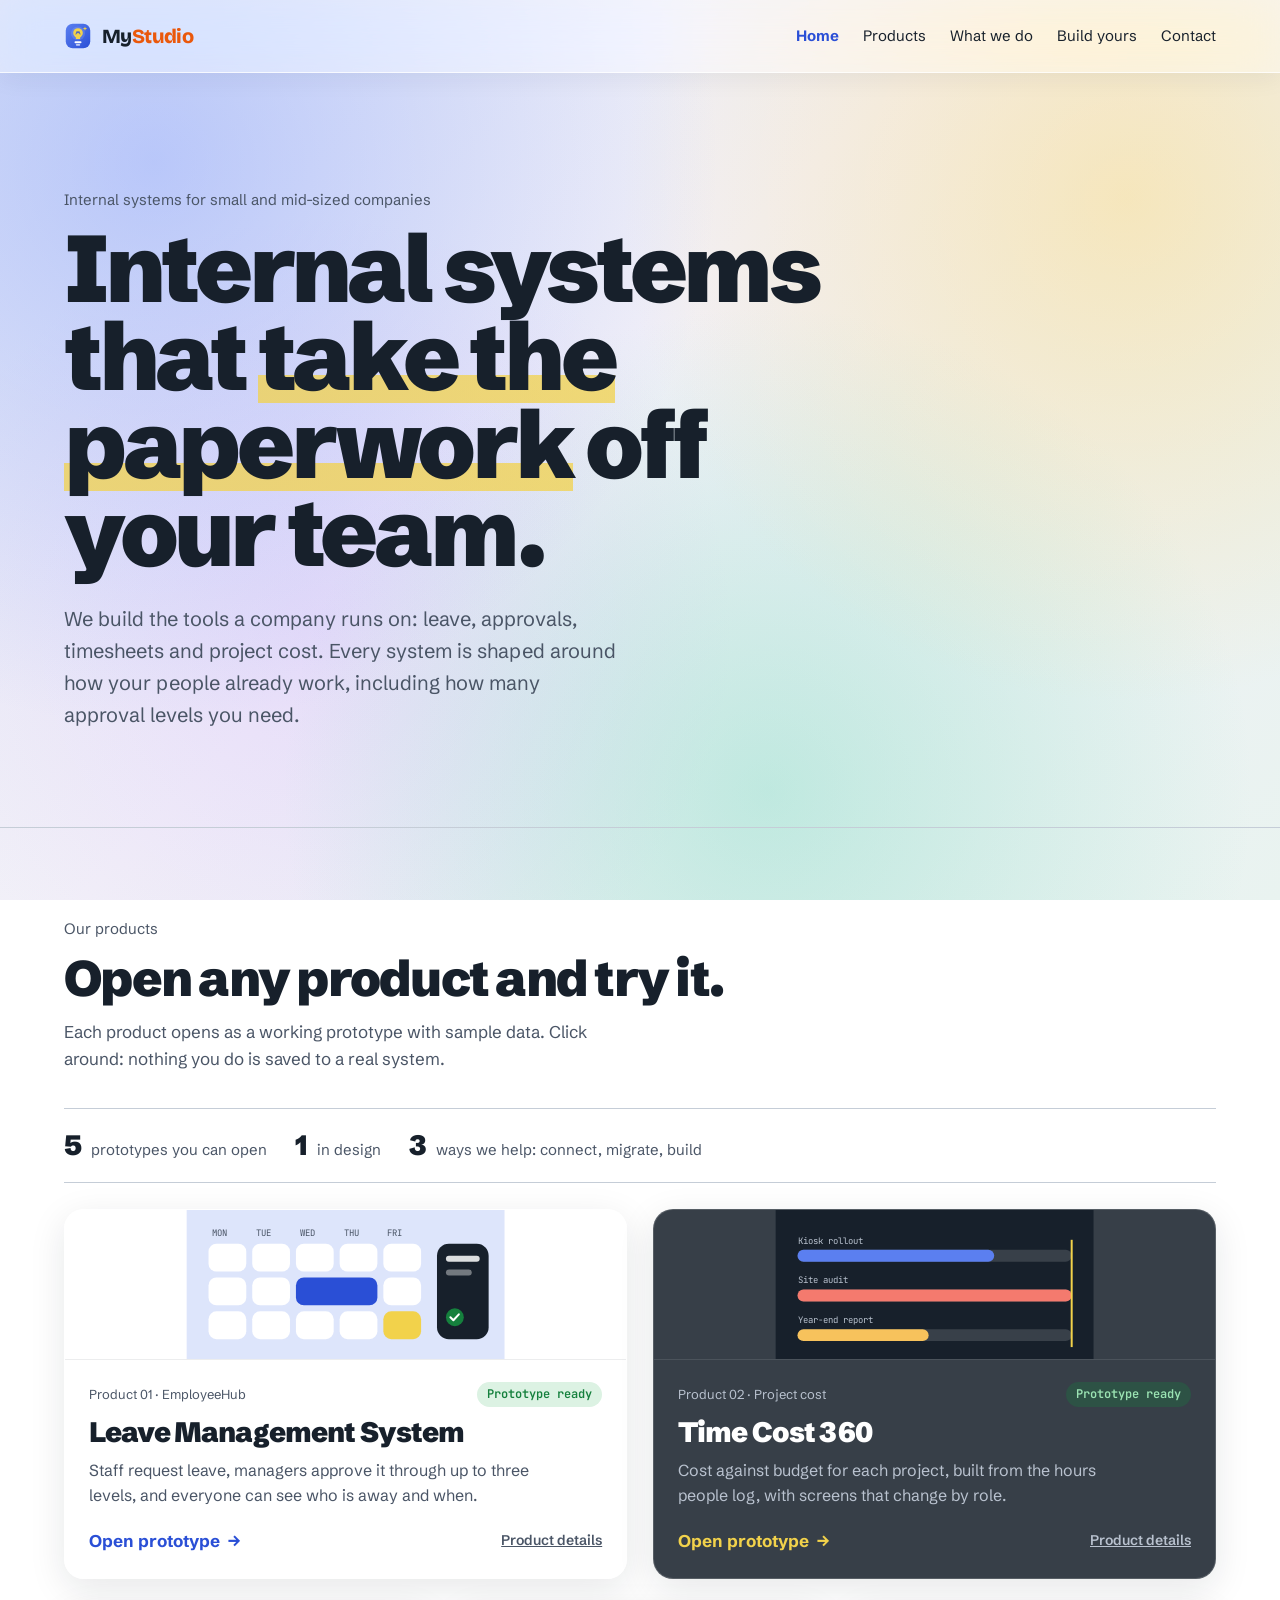
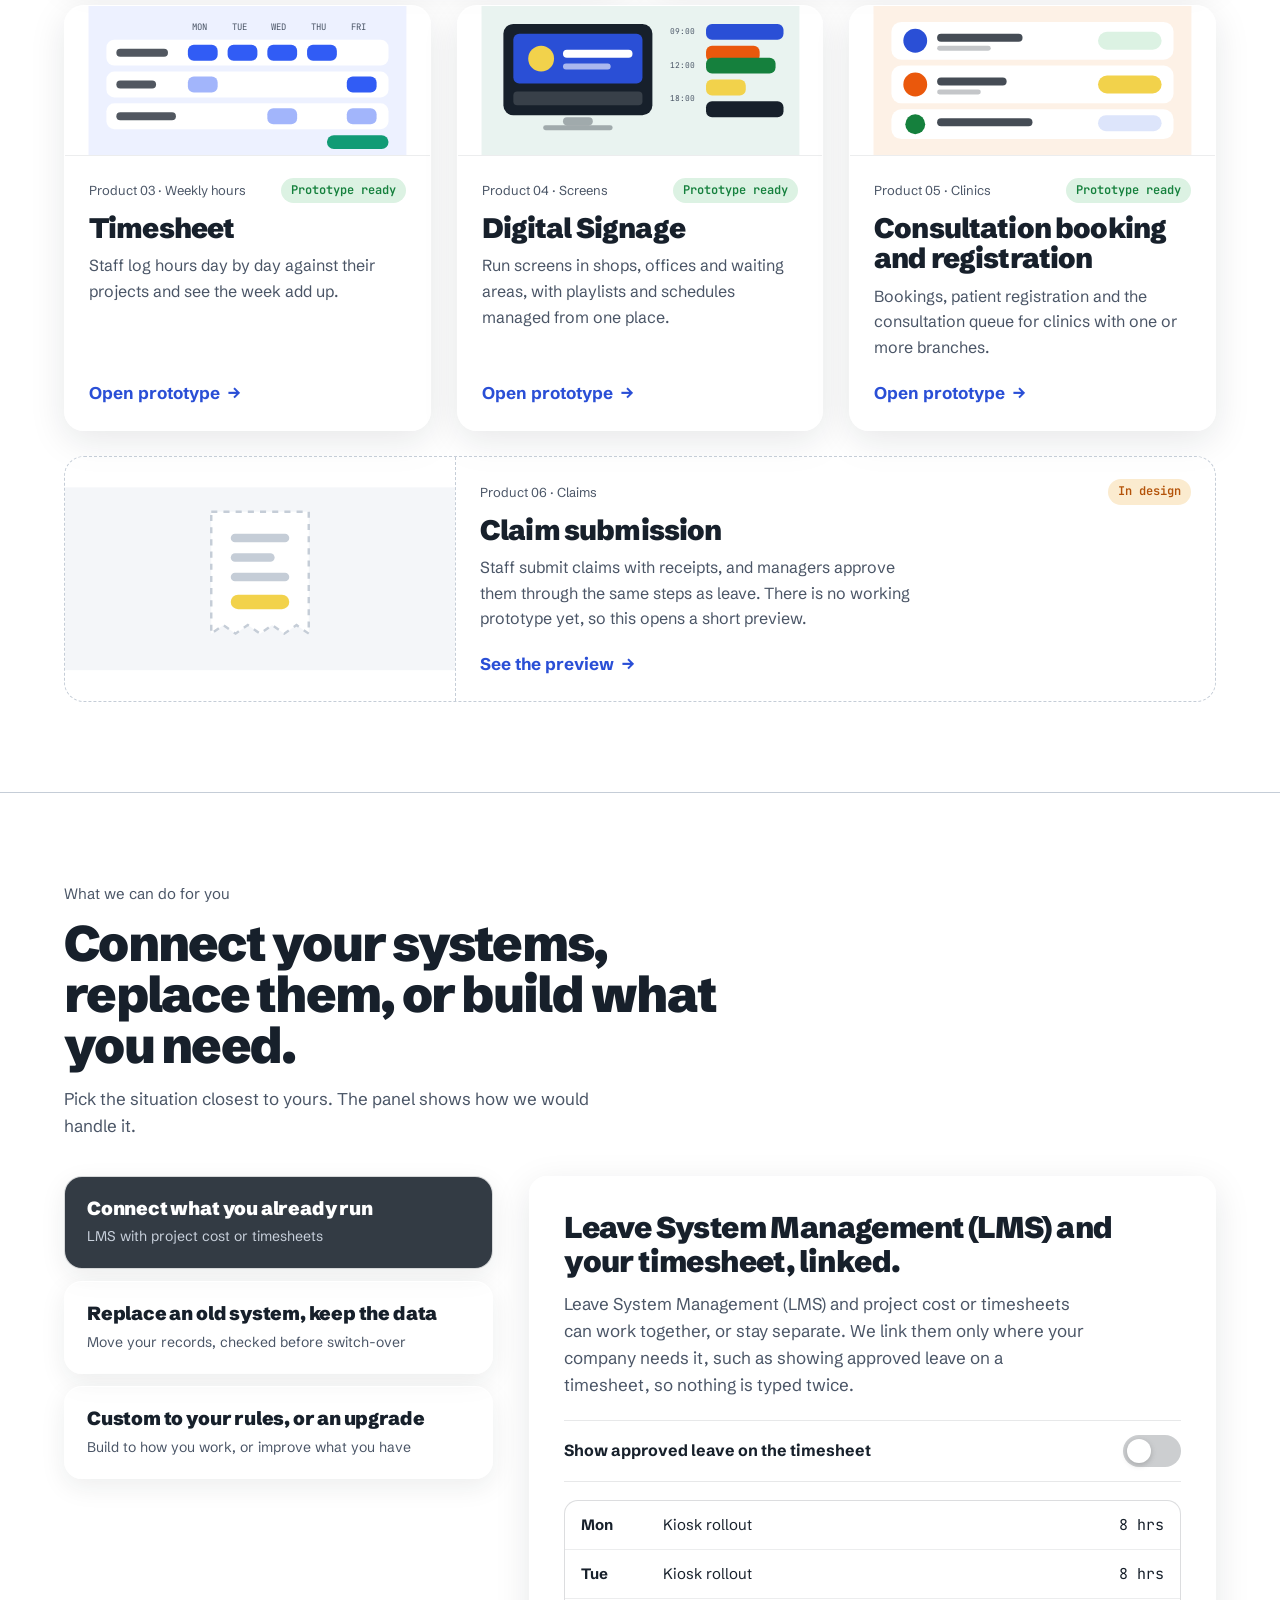
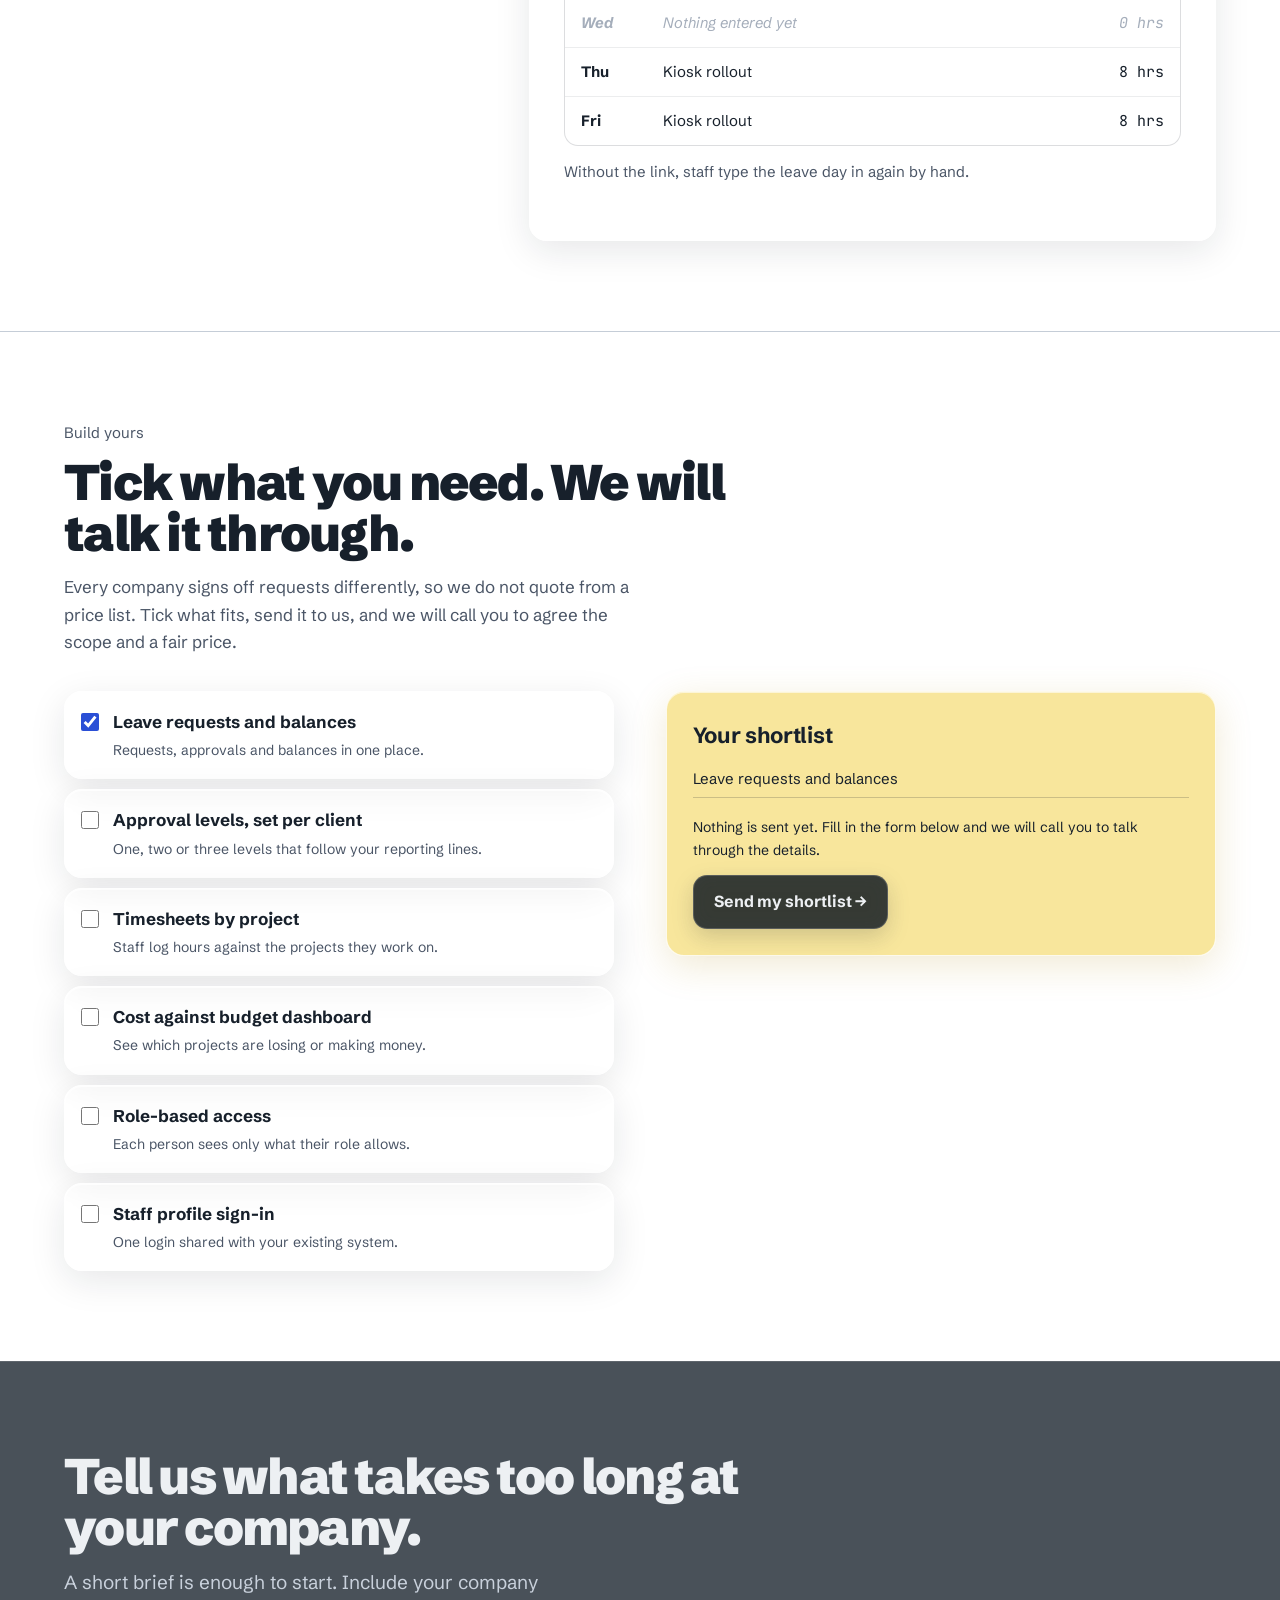
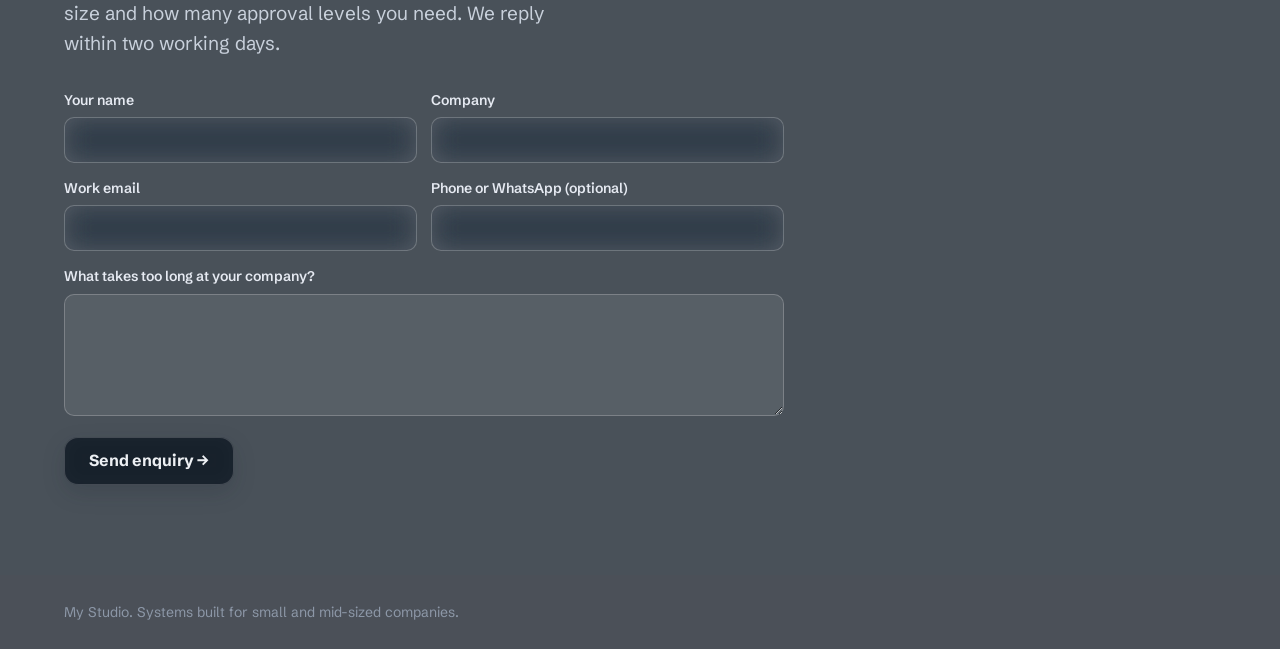
<file: index.html>
<!doctype html>
<html lang="en">
<head>
<meta charset="utf-8">
<meta name="viewport" content="width=device-width, initial-scale=1">
<title>My Studio · Internal systems</title>
<link rel="preconnect" href="https://fonts.googleapis.com">
<link rel="preconnect" href="https://fonts.gstatic.com" crossorigin>
<link href="https://fonts.googleapis.com/css2?family=Schibsted+Grotesk:wght@400;500;700;900&family=Bricolage+Grotesque:wght@700;800&family=JetBrains+Mono:wght@400;600&display=swap" rel="stylesheet">
<style>
:root {
  --paper: #EDF0F3;
  --white: #FFFFFF;
  --ink: #17202B;
  --ink-soft: #4A5566;
  --blue: #2A4FD6;
  --blue-wash: #DDE5FB;
  --yellow: #F2D24B;
  --green: #15803D;
  --green-wash: #DCF2E3;
  --red: #B42318;
  --red-wash: #FDE7E4;
  --amber: #B45309;
  --rule: #C5CDD7;
  --gutter: clamp(20px, 5vw, 72px);
}

* { box-sizing: border-box; margin: 0; padding: 0; }
html { scroll-behavior: smooth; }
body {
  background: var(--paper);
  color: var(--ink);
  font-family: "Schibsted Grotesk", system-ui, sans-serif;
  font-size: 17px;
  line-height: 1.6;
  -webkit-font-smoothing: antialiased;
}
:focus-visible { outline: 3px solid var(--blue); outline-offset: 3px; }
button, select, input { font: inherit; color: inherit; }
button { cursor: pointer; }
a { color: var(--blue); }
.mono { font-family: "JetBrains Mono", ui-monospace, monospace; font-size: 14px; }
.muted { color: var(--ink-soft); }

/* ---------- Top bar ---------- */
.topbar {
  display: flex; justify-content: space-between; align-items: center; gap: 16px;
  padding: 20px var(--gutter);
  border-bottom: 1px solid var(--rule);
  position: sticky; top: 0; background: var(--paper); z-index: 20;
}
.wordmark { font-weight: 900; font-size: 20px; letter-spacing: -0.02em; text-decoration: none; color: var(--ink); }
.topbar nav { display: flex; gap: 24px; font-size: 15px; flex-wrap: wrap; }
.topbar nav a { color: var(--ink); text-decoration: none; }
.topbar nav a[aria-current="page"] { color: var(--blue); font-weight: 700; }
.topbar nav a:hover { color: var(--blue); }

/* ---------- Buttons ---------- */
.btn {
  display: inline-flex; align-items: center; gap: 10px;
  padding: 13px 20px; border: 2px solid var(--ink); background: var(--ink); color: var(--paper);
  text-decoration: none; font-weight: 700; font-size: 16px;
  transition: background .2s, color .2s, transform .15s, box-shadow .15s;
}
.btn:hover { transform: translate(-2px,-2px); box-shadow: 4px 4px 0 var(--ink); }
.btn.ghost { background: transparent; color: var(--ink); }
.btn.ghost:hover { background: var(--ink); color: var(--paper); }
.btn:disabled { background: var(--rule); border-color: var(--rule); color: var(--ink-soft); cursor: not-allowed; transform: none; box-shadow: none; }

/* ---------- Layout ---------- */
.page-hero { padding: clamp(48px, 7vw, 88px) var(--gutter) clamp(36px, 5vw, 60px); border-bottom: 1px solid var(--rule); }
.kicker { font-size: 15px; color: var(--ink-soft); margin-bottom: 12px; }
.page-hero h1 { font-size: clamp(42px, 6.4vw, 84px); font-weight: 900; letter-spacing: -0.04em; line-height: 0.96; max-width: 16ch; }
.page-hero .lede { margin-top: 22px; max-width: 46ch; font-size: 19px; color: var(--ink-soft); }
.block { padding: clamp(48px, 7vw, 92px) var(--gutter); border-top: 1px solid var(--rule); }
.block h2 { font-size: clamp(30px, 4vw, 50px); font-weight: 900; letter-spacing: -0.035em; line-height: 1.02; max-width: 22ch; margin-bottom: 14px; }
.block > .sub { color: var(--ink-soft); max-width: 58ch; margin-bottom: 36px; }
.grid-2 { display: grid; grid-template-columns: minmax(0, 1fr) minmax(0, 1fr); gap: clamp(24px, 3.5vw, 48px); align-items: start; }
.grid-3 { display: grid; grid-template-columns: repeat(3, minmax(0, 1fr)); gap: 18px; }
.grid-4 { display: grid; grid-template-columns: repeat(4, minmax(0, 1fr)); gap: 18px; }

/* ---------- Segmented control (used for levels, roles, filters) ---------- */
.seg { display: inline-flex; border: 2px solid var(--ink); flex-wrap: wrap; }
.seg button {
  padding: 10px 16px; background: var(--white); border: 0; border-right: 2px solid var(--ink);
  font-weight: 700; font-size: 15px; transition: background .2s, color .2s;
}
.seg button:last-child { border-right: 0; }
.seg button:hover { background: var(--blue-wash); }
.seg button[aria-pressed="true"] { background: var(--ink); color: var(--paper); }

/* ---------- Cards ---------- */
.card { background: var(--white); border: 1px solid var(--ink); padding: 22px; }
.card h3 { font-size: 19px; letter-spacing: -0.01em; margin-bottom: 4px; }
.card .meta { font-size: 14px; color: var(--ink-soft); }

/* ---------- Bars ---------- */
.bar { height: 12px; background: var(--paper); border: 1px solid var(--rule); overflow: hidden; }
.bar-fill { height: 100%; width: 0; background: var(--blue); transition: width .6s cubic-bezier(.2,.7,.2,1), background .3s; }
.bar-fill.over, .bar-fill.low { background: var(--red); }
.bar-fill.mid { background: var(--amber); }

/* ---------- Pills ---------- */
.pill { display: inline-block; font-size: 13px; font-weight: 700; padding: 3px 10px; border: 1px solid currentColor; }
.pill.ok { color: var(--green); }
.pill.warn { color: var(--amber); }
.pill.bad { color: var(--red); }
.pill.info { color: var(--blue); }

/* ---------- Footer / contact ---------- */
.contact { background: var(--ink); color: var(--paper); }
.contact h2 { color: var(--paper); }
.contact p.lead { font-size: 19px; max-width: 42ch; color: #C9D1DC; margin-bottom: 30px; }
.contact a.big { display: inline-block; font-size: clamp(22px, 3.4vw, 40px); font-weight: 700; color: var(--yellow); text-decoration: none; border-bottom: 3px solid var(--yellow); padding-bottom: 6px; }
.contact a.big:hover { color: var(--paper); border-color: var(--paper); }
footer { padding: 26px var(--gutter); font-size: 14px; background: #0F1620; color: #8D98A8; }

@keyframes rise { from { opacity: 0; transform: translateY(14px); } to { opacity: 1; transform: none; } }
.rise { animation: rise .45s cubic-bezier(.2,.7,.2,1) both; }

@media (max-width: 960px) {
  .grid-2 { grid-template-columns: 1fr; }
  .grid-3 { grid-template-columns: 1fr 1fr; }
  .grid-4 { grid-template-columns: 1fr 1fr; }
}
@media (max-width: 600px) {
  .grid-3, .grid-4 { grid-template-columns: 1fr; }
  .topbar nav { gap: 14px; font-size: 14px; }
}
@media (prefers-reduced-motion: reduce) {
  *, *::before, *::after { animation: none !important; transition: none !important; scroll-behavior: auto !important; }
}

</style>
<style>
  .hero { padding: clamp(60px, 9vw, 120px) var(--gutter) clamp(56px, 8vw, 96px); }
  .hero h1 { font-size: clamp(46px, 7.4vw, 100px); font-weight: 900; letter-spacing: -0.045em; line-height: 0.93; max-width: 14ch; }
  .hero h1 .strike {
    background: linear-gradient(var(--yellow), var(--yellow)) no-repeat 0 88% / 0% 0.3em;
    animation: wash 1s .35s cubic-bezier(.6,0,.2,1) forwards;
  }
  @keyframes wash { to { background-size: 100% 0.3em; } }
  .hero .lede { margin-top: 26px; max-width: 46ch; font-size: 20px; color: var(--ink-soft); }

  /* Interactive: what we can do */
  .path-wrap { display: grid; grid-template-columns: minmax(0, 1fr) minmax(0, 1.6fr); gap: clamp(20px, 3vw, 36px); align-items: start; }
  .path-tab {
    display: block; width: 100%; text-align: left; padding: 20px 22px; margin-bottom: 12px;
    background: rgba(255,255,255,.4); border: 1px solid rgba(255,255,255,.8); border-radius: 18px;
    box-shadow: 0 8px 26px rgba(23,32,43,.08); transition: transform .2s, background .25s, color .25s;
  }
  .path-tab:hover { transform: translateX(4px); }
  .path-tab strong { display: block; font-size: 19px; font-weight: 900; letter-spacing: -0.01em; line-height: 1.2; }
  .path-tab small { display: block; font-size: 14px; margin-top: 6px; color: var(--ink-soft); }
  .path-tab[aria-selected="true"] { background: rgba(23,32,43,.88); color: #fff; }
  .path-tab[aria-selected="true"] small { color: #C9D1DC; }

  .path-panel { padding: clamp(22px, 3vw, 34px); min-height: 420px; }
  .path-panel h3 { font-size: clamp(22px, 2.6vw, 30px); font-weight: 900; letter-spacing: -0.02em; line-height: 1.15; margin-bottom: 10px; }
  .path-panel > p { color: var(--ink-soft); margin-bottom: 22px; max-width: 52ch; }

  /* Switch */
  .switch-row { display: flex; align-items: center; justify-content: space-between; gap: 16px; padding: 14px 0; border-top: 1px solid rgba(23,32,43,.1); border-bottom: 1px solid rgba(23,32,43,.1); margin-bottom: 18px; }
  .switch-row span { font-weight: 700; font-size: 16px; }
  .switch {
    width: 58px; height: 32px; border-radius: 999px; border: 0; padding: 4px; cursor: pointer;
    background: rgba(23,32,43,.22); transition: background .3s; position: relative; flex: none;
  }
  .switch .knob { display: block; width: 24px; height: 24px; border-radius: 50%; background: #fff; box-shadow: 0 2px 6px rgba(0,0,0,.2); transform: translateX(0); transition: transform .3s cubic-bezier(.2,.7,.2,1); }
  .switch[aria-checked="true"] { background: var(--green); }
  .switch[aria-checked="true"] .knob { transform: translateX(26px); }

  /* Timesheet preview */
  .sheet-preview { border: 1px solid rgba(23,32,43,.15); border-radius: 14px; overflow: hidden; background: rgba(255,255,255,.55); }
  .sheet-row { display: grid; grid-template-columns: 70px minmax(0,1fr) 70px; gap: 12px; padding: 12px 16px; border-bottom: 1px solid rgba(23,32,43,.08); font-size: 15px; align-items: center; transition: background .4s, color .4s; }
  .sheet-row:last-child { border-bottom: 0; }
  .sheet-row .d { font-weight: 700; }
  .sheet-row .h { text-align: right; font-family: "JetBrains Mono", monospace; }
  .sheet-row.auto { background: rgba(42,79,214,.14); }
  .sheet-row.empty { color: #A5AEBB; font-style: italic; }
  .sheet-note { margin-top: 14px; font-size: 15px; color: var(--ink-soft); min-height: 24px; }

  /* Migration */
  .mig-row { margin-bottom: 16px; }
  .mig-row .top { display: flex; justify-content: space-between; font-size: 15px; margin-bottom: 6px; }
  .mig-row .top b { font-family: "JetBrains Mono", monospace; font-weight: 600; }
  .mig-row .bar { height: 12px; }
  .mig-status { margin: 18px 0; padding: 14px 16px; border-radius: 14px; background: rgba(221,229,251,.6); font-size: 15px; }
  .mig-status.done { background: rgba(220,242,227,.8); }
  .btn-run { margin-top: 4px; }

  /* Upgrade vs rebuild */
  .choice-list { list-style: none; display: grid; gap: 10px; margin-top: 18px; }
  .choice-list li { padding: 12px 14px; border-left: 4px solid var(--blue); background: rgba(221,229,251,.55); border-radius: 12px; font-size: 15px; animation: rise .35s ease both; }
  .choice-list li:nth-child(2) { animation-delay: .05s; }
  .choice-list li:nth-child(3) { animation-delay: .1s; }

  /* Products */
  .doors { display: grid; grid-template-columns: 1fr 1fr; gap: clamp(20px, 3vw, 36px); }
  .door {
    display: flex; flex-direction: column; gap: 16px; text-decoration: none; color: var(--ink);
    background: rgba(255,255,255,.5); border: 1px solid rgba(255,255,255,.8); border-radius: 18px;
    padding: clamp(24px, 3vw, 36px); box-shadow: 0 10px 36px rgba(23,32,43,.10);
    transition: transform .2s, box-shadow .2s;
  }
  .door:hover { transform: translateY(-4px); box-shadow: 0 18px 44px rgba(23,32,43,.18); }
  .door .k { font-size: 14px; color: var(--ink-soft); }
  .door h3 { font-size: clamp(26px, 3vw, 36px); font-weight: 900; letter-spacing: -0.03em; line-height: 1.05; }
  .door p { color: var(--ink-soft); max-width: 40ch; }
  .door .go { margin-top: auto; font-weight: 700; color: var(--blue); }
  .door .stats { display: grid; grid-template-columns: repeat(3, 1fr); gap: 10px; border-top: 1px dashed rgba(23,32,43,.2); padding-top: 16px; }
  .door .stats div { font-size: 13px; color: var(--ink-soft); }
  .door .stats b { display: block; font-size: 24px; color: var(--ink); font-weight: 900; letter-spacing: -0.02em; }
  .door.tc { background: rgba(23,32,43,.72); border-color: rgba(255,255,255,.18); color: #fff; }
  .door.tc p, .door.tc .k, .door.tc .stats div { color: #B9C2CF; }
  .door.tc .stats div { border-color: #2B3644; }
  .door.tc .stats b { color: var(--paper); }
  .door.tc .go { color: var(--yellow); }
  .soon-kicker { margin-top: clamp(40px, 5vw, 64px); }
  .soon-doors { margin-top: 20px; }
  .door.soon { opacity: .96; }
  .door.soon .go { color: var(--blue); }

  /* Build yours */
  .configure { display: grid; grid-template-columns: minmax(0, 1fr) minmax(0, 1fr); gap: clamp(28px, 4vw, 60px); align-items: start; }
  .checks { display: grid; gap: 10px; }
  .check { display: flex; gap: 14px; align-items: flex-start; padding: 16px; border: 1px solid rgba(255,255,255,.8); border-radius: 14px; background: rgba(255,255,255,.5); cursor: pointer; transition: transform .2s; }
  .check:hover { transform: translateX(4px); }
  .check input { margin-top: 5px; width: 18px; height: 18px; accent-color: var(--blue); flex: none; }
  .check strong { display: block; font-size: 17px; }
  .check span { font-size: 14px; color: var(--ink-soft); }
  .quote { border-radius: 18px; background: rgba(242,210,75,.55); border: 1px solid rgba(255,255,255,.8); padding: 26px; box-shadow: 0 10px 36px rgba(180,140,20,.18); }
  .quote h3 { font-size: 22px; margin-bottom: 14px; letter-spacing: -0.01em; }
  .quote ul { list-style: none; display: grid; gap: 8px; margin-bottom: 18px; }
  .quote li { display: flex; justify-content: space-between; gap: 10px; border-bottom: 1px solid rgba(23,32,43,.2); padding-bottom: 6px; font-size: 15px; }
  .quote li b { font-weight: 700; }
  .quote .total { display: flex; justify-content: space-between; font-size: 22px; font-weight: 900; }
  .quote .note { font-size: 14px; margin-top: 14px; }

  @media (max-width: 900px) {
    .doors, .configure, .path-wrap { grid-template-columns: 1fr; }
  }
</style>
<style>
/* Glass layer. Loaded after each page's own styles, so it overrides them. */

body {
  min-height: 100vh;
  background:
    radial-gradient(circle at 12% 18%, rgba(96, 130, 255, .35) 0, transparent 42%),
    radial-gradient(circle at 88% 22%, rgba(255, 214, 102, .40) 0, transparent 38%),
    radial-gradient(circle at 60% 88%, rgba(94, 214, 180, .32) 0, transparent 44%),
    radial-gradient(circle at 25% 70%, rgba(190, 150, 255, .22) 0, transparent 36%),
    linear-gradient(135deg, #E4EAF6 0%, #F2F0F8 45%, #E9F3F0 100%);
  background-attachment: fixed;
}

section, .block { scroll-margin-top: 96px; }

/* Glass surfaces */
.topbar {
  background: rgba(255, 255, 255, .42);
  backdrop-filter: blur(18px) saturate(160%);
  -webkit-backdrop-filter: blur(18px) saturate(160%);
  border-bottom: 1px solid rgba(255, 255, 255, .75);
  box-shadow: 0 6px 24px rgba(23, 32, 43, .06);
}

.card, .sheet, .door, .check, .leave-card, .leave-detail, .who, .cal, .day-panel,
.chain .node, .chain-note, .team-bar, .seg, .role-wrap, .screens, .preview,
.proj, .ts, .limit-table, .rate-panel, .explorer, .tabs, .panel, .flow button,
.report-row, .note-box, .flow-note, .status, .quote, .staff-pick select,
.cal-head button, .day-panel, .who-row, .ts input, .limit-table input, .checks,
.services, .project-body, .page-hero, .balance-row, .day-picker button, .field select, .field input {
  backdrop-filter: blur(14px) saturate(150%);
  -webkit-backdrop-filter: blur(14px) saturate(150%);
}

.card, .sheet, .door, .check, .leave-card, .leave-detail, .who, .cal, .day-panel,
.chain .node, .role-wrap, .proj, .ts, .limit-table, .rate-panel, .explorer, .panel,
.preview, .screens, .tabs, .card {
  background: rgba(255, 255, 255, .5);
  border: 1px solid rgba(255, 255, 255, .8);
  border-radius: 18px;
  box-shadow: 0 10px 36px rgba(23, 32, 43, .10), inset 0 1px 0 rgba(255, 255, 255, .7);
}

.sheet, .leave-detail, .quote, .who, .cal, .day-panel { border-radius: 18px; }
.quote {
  background: rgba(242, 210, 75, .55);
  border: 1px solid rgba(255, 255, 255, .8);
  box-shadow: 0 10px 36px rgba(180, 140, 20, .18), inset 0 1px 0 rgba(255, 255, 255, .6);
}

.door.tc {
  background: rgba(23, 32, 43, .72);
  border: 1px solid rgba(255, 255, 255, .18);
  box-shadow: 0 14px 40px rgba(23, 32, 43, .25);
}

/* Lifts instead of hard offset shadows */
.door:hover, .leave-card:hover, .proj:hover, .check:hover {
  transform: translateY(-4px);
  box-shadow: 0 18px 44px rgba(23, 32, 43, .18);
}
.leave-card[aria-expanded="true"] {
  background: rgba(23, 32, 43, .78);
  border-color: rgba(255, 255, 255, .15);
}

.seg { border: 1px solid rgba(255, 255, 255, .8); background: rgba(255, 255, 255, .35); }
.seg button { background: transparent; border-right: 1px solid rgba(23, 32, 43, .12); }
.seg button:hover { background: rgba(255, 255, 255, .6); }
.seg button[aria-pressed="true"] { background: rgba(23, 32, 43, .86); color: #fff; }

.btn {
  background: rgba(23, 32, 43, .86);
  border: 1px solid rgba(255, 255, 255, .18);
  border-radius: 14px;
  backdrop-filter: blur(10px);
  box-shadow: 0 8px 22px rgba(23, 32, 43, .18);
}
.btn:hover { transform: translateY(-2px); box-shadow: 0 12px 28px rgba(23, 32, 43, .24); }
.btn.ghost { background: rgba(255, 255, 255, .35); color: var(--ink); border: 1px solid rgba(23, 32, 43, .25); }
.btn.ghost:hover { background: rgba(23, 32, 43, .86); color: #fff; }

.screen-btn { background: rgba(255, 255, 255, .25); border-bottom: 1px solid rgba(23, 32, 43, .08); }
.screen-btn[aria-selected="true"] { background: rgba(23, 32, 43, .86); color: #fff; }
.screen-btn:hover:not(:disabled) { background: rgba(255, 255, 255, .6); }
.tab { background: transparent; border-bottom: 1px solid rgba(23, 32, 43, .08); }
.tab[aria-selected="true"] { background: rgba(23, 32, 43, .86); color: #fff; }
.tab:hover { background: rgba(255, 255, 255, .55); }

.field select, .field input[type="number"], .ts input, .limit-table input,
.staff-pick select, .day-picker button, .flow button {
  background: rgba(255, 255, 255, .55);
  border: 1px solid rgba(23, 32, 43, .12);
  border-radius: 10px;
}
.day-picker button.on { background: rgba(42, 79, 214, .85); border-color: transparent; color: #fff; }
.flow button.active { background: rgba(42, 79, 214, .85); border-color: transparent; }

.status { background: rgba(221, 229, 251, .6); border-radius: 12px; border-left-width: 4px; }
.status.ok { background: rgba(220, 242, 227, .7); }
.status.warn { background: rgba(253, 231, 228, .75); }
.note-box, .flow-note, .chain-note { background: rgba(221, 229, 251, .55); border-radius: 14px; }

.cal-day { background: rgba(255, 255, 255, .35); }
.cal-day:disabled { background: rgba(255, 255, 255, .15); }
.cal-day:hover:not(:disabled) { background: rgba(221, 229, 251, .75); }
.cal-day.selected { background: rgba(221, 229, 251, .85); }
.cal-dow { background: transparent; }
.ts th, .limit-table th { background: rgba(255, 255, 255, .45); }
.ts tfoot td { border-top: 1px solid rgba(23, 32, 43, .25); }

.bar { background: rgba(255, 255, 255, .55); border: 1px solid rgba(23, 32, 43, .10); border-radius: 999px; height: 10px; }
.bar-fill { border-radius: 999px; background: linear-gradient(90deg, #5B7FF0, #2A4FD6); }
.bar-fill.mid { background: linear-gradient(90deg, #F7C25C, #D97706); }
.bar-fill.over, .bar-fill.low { background: linear-gradient(90deg, #F47A6E, #B42318); }

.pill { background: rgba(255, 255, 255, .6); border-radius: 999px; border-width: 1px; }

.contact { background: rgba(23, 32, 43, .78); backdrop-filter: blur(18px); -webkit-backdrop-filter: blur(18px); border-top: 1px solid rgba(255, 255, 255, .12); }
footer { background: rgba(15, 22, 32, .75); backdrop-filter: blur(14px); -webkit-backdrop-filter: blur(14px); }

.hero h1 .strike, .page-hero h1 .strike {
  background-image: linear-gradient(rgba(242, 210, 75, .75), rgba(242, 210, 75, .75));
  border-radius: 6px;
}
.topbar nav a[aria-current="page"] { color: var(--blue); }

/* Enquiry form */
.enquiry { margin-top: 28px; display: grid; gap: 14px; max-width: 720px; }
.enquiry-grid { display: grid; grid-template-columns: repeat(2, minmax(0, 1fr)); gap: 14px; }
.enquiry textarea {
  width: 100%; box-sizing: border-box; font: inherit; padding: 12px 14px;
  background: rgba(255,255,255,.55); border: 1px solid rgba(23,32,43,.12); border-radius: 10px; color: var(--ink);
}
.enquiry .btn { justify-self: start; }
@media (max-width: 640px) { .enquiry-grid { grid-template-columns: 1fr; } }

/* Wordmark: inline logo, aligned with the name */
.wordmark { display: inline-flex; align-items: center; gap: 10px; }
.wordmark svg { width: 28px; height: 28px; flex-shrink: 0; display: block; }

/* Enquiry form on the dark contact band */
.contact .enquiry label { display: block; font-size: 14px; font-weight: 600; color: #E6EAF2; margin-bottom: 6px; }
.contact .enquiry input:not([type="hidden"]), .contact .enquiry textarea {
  width: 100%; box-sizing: border-box; height: 46px; padding: 0 14px;
  font: inherit; font-size: 15px; color: #FFFFFF;
  background: rgba(255,255,255,.08); border: 1px solid rgba(255,255,255,.22); border-radius: 10px; outline: none;
}
.contact .enquiry textarea { height: auto; min-height: 110px; padding: 12px 14px; resize: vertical; }
.contact .enquiry input:focus, .contact .enquiry textarea:focus { border-color: #F2D24B; background: rgba(255,255,255,.14); }
.contact .enquiry input::placeholder, .contact .enquiry textarea::placeholder { color: rgba(255,255,255,.45); }
.contact .enquiry .btn { height: 48px; padding: 0 24px; }

/* Shortlist button spacing */
.quote .btn { display: inline-block; margin-top: 14px; }

/* Phone header: keep the name on one line and let the menu wrap neatly */
.wordmark { white-space: nowrap; }
@media (max-width: 640px) {
  .topbar { flex-wrap: wrap; row-gap: 8px; }
  .topbar nav { flex-wrap: wrap; gap: 4px 14px; }
  .topbar nav a { font-size: 14px; }
}

/* Logo name only: its own display font. Body text stays Schibsted Grotesk. */
.wordmark span { font-family: "Bricolage Grotesque", system-ui, sans-serif; font-weight: 800; font-size: 20px; letter-spacing: -0.03em; }
.wordmark span em { font-style: normal; color: #EA580C; }

</style>

<style>
  /* Product launcher */
  @view-transition { navigation: auto; }
  ::view-transition-old(root), ::view-transition-new(root) { animation-duration: .35s; }
  .launch-stats { display: flex; flex-wrap: wrap; gap: 10px 28px; margin: 4px 0 26px; padding: 14px 0; border-top: 1px solid var(--rule); border-bottom: 1px solid var(--rule); }
  .launch-stats div { display: flex; align-items: baseline; gap: 10px; font-size: 15px; color: var(--ink-soft); }
  .launch-stats b { font-size: 28px; font-weight: 900; letter-spacing: -0.03em; color: var(--ink); }
  .launcher { display: grid; grid-template-columns: repeat(6, minmax(0, 1fr)); gap: clamp(16px, 2vw, 26px); }
  .tile {
    grid-column: span var(--span, 2); position: relative; display: flex; flex-direction: column; overflow: hidden;
    background: rgba(255,255,255,.62); border: 1px solid rgba(255,255,255,.85); border-radius: 20px;
    box-shadow: 0 10px 36px rgba(23,32,43,.10); transition: transform .25s cubic-bezier(.2,.7,.2,1), box-shadow .25s;
  }
  .tile:hover, .tile:focus-within { transform: translateY(-5px); box-shadow: 0 22px 50px rgba(23,32,43,.18); }
  .tile .thumb { height: 150px; overflow: hidden; border-bottom: 1px solid rgba(23,32,43,.08); }
  .tile .thumb svg { display: block; width: 100%; height: 100%; transition: transform .5s cubic-bezier(.2,.7,.2,1); }
  .tile:hover .thumb svg { transform: scale(1.05); }
  .tile-body { display: flex; flex-direction: column; gap: 10px; padding: 22px 24px 24px; flex: 1; }
  .tile-meta { display: flex; justify-content: space-between; align-items: center; gap: 10px; flex-wrap: wrap; }
  .tile .k { font-size: 13px; color: var(--ink-soft); }
  .chip { font-family: "JetBrains Mono", monospace; font-size: 12px; font-weight: 600; padding: 3px 10px; border-radius: 999px; white-space: nowrap; }
  .chip.ok { background: var(--green-wash); color: var(--green); }
  .chip.wip { background: #FBEBCF; color: var(--amber); }
  .tile h3 { font-size: clamp(22px, 2.2vw, 30px); font-weight: 900; letter-spacing: -0.03em; line-height: 1.08; }
  .tile p { color: var(--ink-soft); font-size: 16px; max-width: 44ch; }
  .tile-foot { margin-top: auto; padding-top: 8px; display: flex; align-items: center; justify-content: space-between; gap: 12px; flex-wrap: wrap; }
  .tile .open { font-weight: 700; color: var(--blue); text-decoration: none; display: inline-flex; gap: 8px; align-items: center; }
  .tile .open::after { content: ""; position: absolute; inset: 0; border-radius: 20px; } /* whole tile is the click target */
  .tile .open .arrow { transition: transform .25s; }
  .tile:hover .open .arrow { transform: translateX(5px); }
  .tile .more { position: relative; z-index: 2; font-size: 14px; font-weight: 600; color: var(--ink-soft); }
  .tile .more:hover { color: var(--blue); }
  .tile.dark { background: rgba(23,32,43,.86); border-color: rgba(255,255,255,.16); color: #fff; }
  .tile.dark p, .tile.dark .k { color: #B9C2CF; }
  .tile.dark .open { color: var(--yellow); }
  .tile.dark .more { color: #B9C2CF; }
  .tile.dark .more:hover { color: #fff; }
  .tile.dark .chip.ok { background: rgba(21,128,61,.28); color: #9BE3B3; }
  .tile.dark .thumb { border-bottom-color: rgba(255,255,255,.1); }
  .tile.wide { flex-direction: row; align-items: stretch; border-style: dashed; border-color: var(--rule); background: rgba(255,255,255,.4); box-shadow: none; }
  .tile.wide .thumb { width: 34%; height: auto; min-height: 150px; border-bottom: 0; border-right: 1px dashed var(--rule); }
  .tile.wide .thumb svg { object-fit: cover; }
  @media (max-width: 960px) {
    .tile { grid-column: span 3; }
    .tile.wide { grid-column: span 6; }
  }
  @media (max-width: 640px) {
    .launcher { grid-template-columns: 1fr; }
    .tile, .tile.wide { grid-column: auto; }
    .tile.wide { flex-direction: column; }
    .tile.wide .thumb { width: 100%; min-height: 0; height: 150px; border-right: 0; border-bottom: 1px dashed var(--rule); }
  }
  @media (prefers-reduced-motion: reduce) { .tile, .tile .thumb svg, .tile .open .arrow { transition: none !important; } }
</style>
</head>
<body>

<header class="topbar">
  <a class="wordmark" href="index.html"><svg width="28" height="28" viewBox="0 0 64 64" role="img" aria-label="My Studio logo" aria-hidden="false"><defs><linearGradient id="logo-tile" x1="0" y1="0" x2="1" y2="1"><stop offset="0" stop-color="#5B7FF0"/><stop offset="1" stop-color="#2A4FD6"/></linearGradient></defs><rect x="4" y="4" width="56" height="56" rx="16" fill="url(#logo-tile)"/><circle cx="32" cy="26" r="16" fill="#FFFFFF" fill-opacity="0.12"/><circle cx="32" cy="25" r="11" fill="#F2D24B"/><rect x="27" y="33" width="10" height="6" rx="2" fill="#F2D24B"/><path d="M27.5 27.5 L30 21.5 L32 25.5 L34 21.5 L36.5 27.5" fill="none" stroke="#2A4FD6" stroke-width="2" stroke-linejoin="round" stroke-linecap="round"/><rect x="24" y="44" width="16" height="4.5" rx="2.25" fill="#FFFFFF"/><rect x="27" y="50" width="10" height="4" rx="2" fill="#FFFFFF" fill-opacity="0.7"/><path d="M48 10 L49.3 13.7 L53 15 L49.3 16.3 L48 20 L46.7 16.3 L43 15 L46.7 13.7 Z" fill="#F2D24B"/></svg><span>My<em>Studio</em></span></a>
  <nav>
    <a href="index.html" aria-current="page">Home</a>
    <a href="#products">Products</a>
    <a href="#services-overview">What we do</a>
    <a href="#build">Build yours</a>
    <a href="#contact">Contact</a>
  </nav>
</header>

<main>

  <div class="hero">
    <p class="kicker">Internal systems for small and mid-sized companies</p>
    <h1>Internal systems that <span class="strike">take the paperwork</span> off your team.</h1>
    <p class="lede">We build the tools a company runs on: leave, approvals, timesheets and project cost. Every system is shaped around how your people already work, including how many approval levels you need.</p>
  </div>

  <section class="block" id="products">
    <p class="kicker">Our products</p>
    <h2>Open any product and try it.</h2>
    <p class="sub">Each product opens as a working prototype with sample data. Click around: nothing you do is saved to a real system.</p>

    <div class="launch-stats" aria-label="Product status">
      <div><b>5</b><span>prototypes you can open</span></div>
      <div><b>1</b><span>in design</span></div>
      <div><b>3</b><span>ways we help: connect, migrate, build</span></div>
    </div>

    <div class="launcher">
      <article class="tile " style="--span:3" data-prefetch="leave">
        <div class="thumb"><svg viewBox="0 0 320 150" role="img" aria-label="Month calendar with approved leave days highlighted">
  <rect x="0" y="0" width="320" height="150" fill="#DDE5FB"/>
  <g font-family="JetBrains Mono, monospace" font-size="9" fill="#4A5566">
    <text x="26" y="26">MON</text><text x="70" y="26">TUE</text><text x="114" y="26">WED</text><text x="158" y="26">THU</text><text x="202" y="26">FRI</text>
  </g>
  <g fill="#fff">
    <rect x="22" y="34" width="38" height="28" rx="8"/><rect x="66" y="34" width="38" height="28" rx="8"/><rect x="110" y="34" width="38" height="28" rx="8"/><rect x="154" y="34" width="38" height="28" rx="8"/><rect x="198" y="34" width="38" height="28" rx="8"/>
    <rect x="22" y="68" width="38" height="28" rx="8"/><rect x="66" y="68" width="38" height="28" rx="8"/><rect x="198" y="68" width="38" height="28" rx="8"/>
    <rect x="22" y="102" width="38" height="28" rx="8"/><rect x="66" y="102" width="38" height="28" rx="8"/><rect x="110" y="102" width="38" height="28" rx="8"/><rect x="154" y="102" width="38" height="28" rx="8"/>
  </g>
  <rect x="110" y="68" width="82" height="28" rx="8" fill="#2A4FD6"/>
  <rect x="198" y="102" width="38" height="28" rx="8" fill="#F2D24B"/>
  <rect x="252" y="34" width="52" height="96" rx="12" fill="#17202B"/>
  <rect x="261" y="46" width="34" height="6" rx="3" fill="#fff" fill-opacity=".85"/>
  <rect x="261" y="60" width="26" height="6" rx="3" fill="#fff" fill-opacity=".4"/>
  <circle cx="270" cy="108" r="9" fill="#15803D"/><path d="M265.5 108l3 3 5.5-6" stroke="#fff" stroke-width="2" fill="none" stroke-linecap="round" stroke-linejoin="round"/>
</svg></div>
        <div class="tile-body">
          <div class="tile-meta"><span class="k">Product 01 · EmployeeHub</span><span class="chip ok">Prototype ready</span></div>
          <h3>Leave Management System</h3>
          <p>Staff request leave, managers approve it through up to three levels, and everyone can see who is away and when.</p>
          <div class="tile-foot">
            <a class="open" href="viewer.html?p=leave">Open prototype<span class="arrow" aria-hidden="true">→</span></a><a class="more" href="lms.html">Product details</a>
          </div>
        </div>
      </article>
      <article class="tile dark" style="--span:3" data-prefetch="timecost360">
        <div class="thumb"><svg viewBox="0 0 320 150" role="img" aria-label="Project cost bars against budget">
  <rect width="320" height="150" fill="#17202B"/>
  <g font-family="JetBrains Mono, monospace" font-size="9" fill="#B9C2CF"><text x="22" y="34">Kiosk rollout</text><text x="22" y="74">Site audit</text><text x="22" y="114">Year-end report</text></g>
  <g><rect x="22" y="40" width="276" height="12" rx="6" fill="#fff" fill-opacity=".14"/><rect x="22" y="40" width="198" height="12" rx="6" fill="#5B7FF0"/>
  <rect x="22" y="80" width="276" height="12" rx="6" fill="#fff" fill-opacity=".14"/><rect x="22" y="80" width="276" height="12" rx="6" fill="#F47A6E"/>
  <rect x="22" y="120" width="276" height="12" rx="6" fill="#fff" fill-opacity=".14"/><rect x="22" y="120" width="132" height="12" rx="6" fill="#F7C25C"/></g>
  <rect x="297" y="30" width="2" height="108" fill="#F2D24B"/>
</svg></div>
        <div class="tile-body">
          <div class="tile-meta"><span class="k">Product 02 · Project cost</span><span class="chip ok">Prototype ready</span></div>
          <h3>Time Cost 360</h3>
          <p>Cost against budget for each project, built from the hours people log, with screens that change by role.</p>
          <div class="tile-foot">
            <a class="open" href="viewer.html?p=timecost360">Open prototype<span class="arrow" aria-hidden="true">→</span></a><a class="more" href="timecost360.html">Product details</a>
          </div>
        </div>
      </article>
      <article class="tile " style="--span:2" data-prefetch="timesheet">
        <div class="thumb"><svg viewBox="0 0 320 150" role="img" aria-label="Weekly timesheet grid with hours per day">
  <rect width="320" height="150" fill="#EDF1FF"/>
  <g font-family="JetBrains Mono, monospace" font-size="9" fill="#4A5566"><text x="104" y="24">MON</text><text x="144" y="24">TUE</text><text x="184" y="24">WED</text><text x="224" y="24">THU</text><text x="264" y="24">FRI</text></g>
  <g fill="#fff"><rect x="18" y="34" width="284" height="26" rx="8"/><rect x="18" y="66" width="284" height="26" rx="8"/><rect x="18" y="98" width="284" height="26" rx="8"/></g>
  <g fill="#17202B" opacity=".75"><rect x="28" y="43" width="52" height="8" rx="4"/><rect x="28" y="75" width="40" height="8" rx="4"/><rect x="28" y="107" width="60" height="8" rx="4"/></g>
  <g fill="#315CF5"><rect x="100" y="39" width="30" height="16" rx="6"/><rect x="140" y="39" width="30" height="16" rx="6"/><rect x="180" y="39" width="30" height="16" rx="6"/><rect x="220" y="39" width="30" height="16" rx="6"/><rect x="100" y="71" width="30" height="16" rx="6" opacity=".45"/><rect x="260" y="71" width="30" height="16" rx="6"/><rect x="180" y="103" width="30" height="16" rx="6" opacity=".45"/><rect x="260" y="103" width="30" height="16" rx="6" opacity=".45"/></g>
  <rect x="240" y="130" width="62" height="14" rx="7" fill="#119B75"/>
</svg></div>
        <div class="tile-body">
          <div class="tile-meta"><span class="k">Product 03 · Weekly hours</span><span class="chip ok">Prototype ready</span></div>
          <h3>Timesheet</h3>
          <p>Staff log hours day by day against their projects and see the week add up.</p>
          <div class="tile-foot">
            <a class="open" href="viewer.html?p=timesheet">Open prototype<span class="arrow" aria-hidden="true">→</span></a>
          </div>
        </div>
      </article>
      <article class="tile " style="--span:2" data-prefetch="signage">
        <div class="thumb"><svg viewBox="0 0 320 150" role="img" aria-label="Screen with a playlist schedule">
  <rect width="320" height="150" fill="#E9F3F0"/>
  <rect x="22" y="18" width="150" height="92" rx="10" fill="#17202B"/>
  <rect x="32" y="28" width="130" height="50" rx="6" fill="#2A4FD6"/>
  <circle cx="60" cy="53" r="13" fill="#F2D24B"/><rect x="82" y="44" width="70" height="8" rx="4" fill="#fff"/><rect x="82" y="58" width="48" height="6" rx="3" fill="#fff" fill-opacity=".6"/>
  <rect x="32" y="86" width="130" height="14" rx="4" fill="#fff" fill-opacity=".14"/>
  <rect x="82" y="112" width="30" height="8" rx="4" fill="#17202B" fill-opacity=".35"/><rect x="62" y="120" width="70" height="5" rx="2.5" fill="#17202B" fill-opacity=".35"/>
  <g font-family="JetBrains Mono, monospace" font-size="8" fill="#4A5566"><text x="190" y="28">09:00</text><text x="190" y="62">12:00</text><text x="190" y="96">18:00</text></g>
  <rect x="226" y="18" width="78" height="16" rx="6" fill="#2A4FD6"/><rect x="226" y="40" width="54" height="16" rx="6" fill="#EA580C"/><rect x="226" y="52" width="0" height="0"/>
  <rect x="226" y="52" width="70" height="16" rx="6" fill="#15803D"/><rect x="226" y="74" width="40" height="16" rx="6" fill="#F2D24B"/><rect x="226" y="96" width="78" height="16" rx="6" fill="#17202B"/>
</svg></div>
        <div class="tile-body">
          <div class="tile-meta"><span class="k">Product 04 · Screens</span><span class="chip ok">Prototype ready</span></div>
          <h3>Digital Signage</h3>
          <p>Run screens in shops, offices and waiting areas, with playlists and schedules managed from one place.</p>
          <div class="tile-foot">
            <a class="open" href="viewer.html?p=signage">Open prototype<span class="arrow" aria-hidden="true">→</span></a>
          </div>
        </div>
      </article>
      <article class="tile " style="--span:2" data-prefetch="consultation">
        <div class="thumb"><svg viewBox="0 0 320 150" role="img" aria-label="Patient queue with status labels">
  <rect width="320" height="150" fill="#FDF1E6"/>
  <g fill="#fff"><rect x="18" y="16" width="284" height="38" rx="10"/><rect x="18" y="60" width="284" height="38" rx="10"/><rect x="18" y="104" width="284" height="30" rx="10"/></g>
  <g><circle cx="42" cy="35" r="12" fill="#2A4FD6"/><circle cx="42" cy="79" r="12" fill="#EA580C"/><circle cx="42" cy="119" r="10" fill="#15803D"/></g>
  <g fill="#17202B" opacity=".8"><rect x="64" y="28" width="86" height="8" rx="4"/><rect x="64" y="72" width="70" height="8" rx="4"/><rect x="64" y="113" width="96" height="8" rx="4"/></g>
  <g fill="#17202B" opacity=".25"><rect x="64" y="40" width="54" height="5" rx="2.5"/><rect x="64" y="84" width="44" height="5" rx="2.5"/></g>
  <rect x="226" y="26" width="64" height="18" rx="9" fill="#DCF2E3"/><rect x="226" y="70" width="64" height="18" rx="9" fill="#F2D24B"/><rect x="226" y="110" width="64" height="16" rx="8" fill="#DDE5FB"/>
</svg></div>
        <div class="tile-body">
          <div class="tile-meta"><span class="k">Product 05 · Clinics</span><span class="chip ok">Prototype ready</span></div>
          <h3>Consultation booking and registration</h3>
          <p>Bookings, patient registration and the consultation queue for clinics with one or more branches.</p>
          <div class="tile-foot">
            <a class="open" href="viewer.html?p=consultation">Open prototype<span class="arrow" aria-hidden="true">→</span></a>
          </div>
        </div>
      </article>
      <article class="tile soon wide" style="--span:6" data-prefetch="claims">
        <div class="thumb"><svg viewBox="0 0 320 150" role="img" aria-label="Receipt outline">
  <rect width="320" height="150" fill="#F4F6F9"/>
  <path d="M120 20h80v100l-10-7-10 7-10-7-10 7-10-7-10 7-10-7-10 7z" fill="#fff" stroke="#C5CDD7" stroke-width="2" stroke-dasharray="5 5"/>
  <g fill="#C5CDD7"><rect x="136" y="38" width="48" height="7" rx="3.5"/><rect x="136" y="54" width="36" height="7" rx="3.5"/><rect x="136" y="70" width="48" height="7" rx="3.5"/></g>
  <rect x="136" y="88" width="48" height="12" rx="6" fill="#F2D24B"/>
</svg></div>
        <div class="tile-body">
          <div class="tile-meta"><span class="k">Product 06 · Claims</span><span class="chip wip">In design</span></div>
          <h3>Claim submission</h3>
          <p>Staff submit claims with receipts, and managers approve them through the same steps as leave. There is no working prototype yet, so this opens a short preview.</p>
          <div class="tile-foot">
            <a class="open" href="teaser/expenses.html">See the preview<span class="arrow" aria-hidden="true">→</span></a>
          </div>
        </div>
      </article>
    </div>
  </section>

  <!-- INTERACTIVE: what we can do -->
  <section class="block" id="services-overview">
    <p class="kicker">What we can do for you</p>
    <h2>Connect your systems, replace them, or build what you need.</h2>
    <p class="sub">Pick the situation closest to yours. The panel shows how we would handle it.</p>

    <div class="path-wrap">
      <div role="tablist" aria-label="What we can do">
        <button class="path-tab" role="tab" aria-selected="true" data-path="connect">
          <strong>Connect what you already run</strong>
          <small>LMS with project cost or timesheets</small>
        </button>
        <button class="path-tab" role="tab" aria-selected="false" data-path="replace">
          <strong>Replace an old system, keep the data</strong>
          <small>Move your records, checked before switch-over</small>
        </button>
        <button class="path-tab" role="tab" aria-selected="false" data-path="custom">
          <strong>Custom to your rules, or an upgrade</strong>
          <small>Build to how you work, or improve what you have</small>
        </button>
      </div>

      <div class="path-panel card" id="path-panel" role="tabpanel" aria-live="polite"></div>
    </div>
  </section>

  <section class="block" id="build">
    <p class="kicker">Build yours</p>
    <h2>Tick what you need. We will talk it through.</h2>
    <p class="sub">Every company signs off requests differently, so we do not quote from a price list. Tick what fits, send it to us, and we will call you to agree the scope and a fair price.</p>

    <div class="configure">
      <div class="checks" id="checks">
        <label class="check"><input type="checkbox" checked><div><strong>Leave requests and balances</strong><span>Requests, approvals and balances in one place.</span></div></label>
        <label class="check"><input type="checkbox"><div><strong>Approval levels, set per client</strong><span>One, two or three levels that follow your reporting lines.</span></div></label>
        <label class="check"><input type="checkbox"><div><strong>Timesheets by project</strong><span>Staff log hours against the projects they work on.</span></div></label>
        <label class="check"><input type="checkbox"><div><strong>Cost against budget dashboard</strong><span>See which projects are losing or making money.</span></div></label>
        <label class="check"><input type="checkbox"><div><strong>Role-based access</strong><span>Each person sees only what their role allows.</span></div></label>
        <label class="check"><input type="checkbox"><div><strong>Staff profile sign-in</strong><span>One login shared with your existing system.</span></div></label>
      </div>

      <div class="quote" aria-live="polite">
        <h3>Your shortlist</h3>
        <ul id="quote-list"></ul>
        <p class="note">Nothing is sent yet. Fill in the form below and we will call you to talk through the details.</p>
        <a class="btn" href="#contact">Send my shortlist →</a>
      </div>
    </div>
  </section>

  <section class="block contact" id="contact">
    <h2>Tell us what takes too long at your company.</h2>
    <p class="lead">A short brief is enough to start. Include your company size and how many approval levels you need. We reply within two working days.</p>
    <form class="enquiry" action="https://formspree.io/f/moejypke" method="POST">
      <input type="hidden" name="_subject" value="New My Studio enquiry">
      <input type="hidden" name="shortlist" id="shortlist-field" value="">
      <div class="enquiry-grid">
        <div class="field"><label for="f-name">Your name</label><input id="f-name" name="name" type="text" required autocomplete="name"></div>
        <div class="field"><label for="f-company">Company</label><input id="f-company" name="company" type="text" autocomplete="organization"></div>
        <div class="field"><label for="f-email">Work email</label><input id="f-email" name="email" type="email" required autocomplete="email"></div>
        <div class="field"><label for="f-phone">Phone or WhatsApp (optional)</label><input id="f-phone" name="phone" type="tel" autocomplete="tel"></div>
      </div>
      <div class="field"><label for="f-message">What takes too long at your company?</label><textarea id="f-message" name="message" rows="4"></textarea></div>
      <button class="btn" type="submit">Send enquiry →</button>
    </form>
  </section>

</main>

<footer>
  <p>My Studio. Systems built for small and mid-sized companies.</p>
</footer>

<script>
  /* ---------- Interactive: what we can do ---------- */
  const panel = document.getElementById('path-panel');
  const tabs = document.querySelectorAll('.path-tab');
  let migrateTimer = null;

  function showPath(key) {
    tabs.forEach(t => t.setAttribute('aria-selected', t.dataset.path === key));
    clearInterval(migrateTimer);
    if (key === 'connect') renderConnect();
    if (key === 'replace') renderReplace();
    if (key === 'custom') renderCustom();
  }

  /* Connect: LMS and timesheet link */
  function renderConnect() {
    panel.innerHTML = `
      <h3>Leave System Management (LMS) and your timesheet, linked.</h3>
      <p>Leave System Management (LMS) and project cost or timesheets can work together, or stay separate. We link them only where your company needs it, such as showing approved leave on a timesheet, so nothing is typed twice.</p>
      <div class="switch-row">
        <span>Show approved leave on the timesheet</span>
        <button class="switch" role="switch" aria-checked="false" aria-label="Show approved leave on the timesheet"><span class="knob"></span></button>
      </div>
      <div class="sheet-preview" id="sheet"></div>
      <p class="sheet-note" id="sheet-note"></p>`;

    const sw = panel.querySelector('.switch');
    const rows = [
      { d: 'Mon', t: 'Kiosk rollout', h: 8 },
      { d: 'Tue', t: 'Kiosk rollout', h: 8 },
      { d: 'Wed', leave: true, h: 8 },
      { d: 'Thu', t: 'Kiosk rollout', h: 8 },
      { d: 'Fri', t: 'Kiosk rollout', h: 8 }
    ];

    function drawSheet(linked) {
      sw.setAttribute('aria-checked', linked);
      const sheet = document.getElementById('sheet');
      sheet.innerHTML = rows.map(r => {
        if (r.leave) {
          return linked
            ? `<div class="sheet-row auto"><span class="d">${r.d}</span><span>Annual leave (approved), filled in</span><span class="h">${r.h} hrs</span></div>`
            : `<div class="sheet-row empty"><span class="d">${r.d}</span><span>Nothing entered yet</span><span class="h">0 hrs</span></div>`;
        }
        return `<div class="sheet-row"><span class="d">${r.d}</span><span>${r.t}</span><span class="h">${r.h} hrs</span></div>`;
      }).join('');
      document.getElementById('sheet-note').textContent = linked
        ? 'Leave came from the LMS. Staff entered 4 days by hand instead of 5.'
        : 'Without the link, staff type the leave day in again by hand.';
    }

    sw.addEventListener('click', () => drawSheet(sw.getAttribute('aria-checked') !== 'true'));
    drawSheet(false);
  }

  /* Replace: migration with checks */
  function renderReplace() {
    const sets = [
      { name: 'Staff records', total: 96 },
      { name: 'Leave balances', total: 412 },
      { name: 'Project history', total: 58 }
    ];
    panel.innerHTML = `
      <h3>Your old records are checked before anything switches over.</h3>
      <p>Already on a system you want to leave? Worried about your data? <strong style="color:#EA580C;font-weight:900">We build the new one and move your existing records into it, including staff, leave balances, and project history. The move is checked against your old records before anything is switched over.</strong></p>
      ${sets.map((s, i) => `
        <div class="mig-row">
          <div class="top"><span>${s.name}</span><b id="cnt-${i}">0 / ${s.total}</b></div>
          <div class="bar"><div class="bar-fill" id="bar-${i}" style="width:0"></div></div>
        </div>`).join('')}
      <div class="mig-status" id="mig-status">Press the button to run a sample move of the data.</div>
      <button class="btn btn-run" id="run-migrate">Run sample migration</button>`;

    document.getElementById('run-migrate').addEventListener('click', () => {
      clearInterval(migrateTimer);
      sets.forEach((s, i) => {
        document.getElementById('cnt-' + i).textContent = '0 / ' + s.total;
        document.getElementById('bar-' + i).style.width = '0';
      });
      const status = document.getElementById('mig-status');
      status.classList.remove('done');
      status.textContent = 'Copying records...';

      let step = 0;
      const steps = 40;
      migrateTimer = setInterval(() => {
        step++;
        sets.forEach((s, i) => {
          const n = Math.round(s.total * Math.min(1, step / steps));
          document.getElementById('cnt-' + i).textContent = n + ' / ' + s.total;
          document.getElementById('bar-' + i).style.width = (n / s.total * 100) + '%';
        });
        if (step >= steps) {
          clearInterval(migrateTimer);
          const total = sets.reduce((a, s) => a + s.total, 0);
          status.classList.add('done');
          status.textContent = `All ${total} records match the old system. Ready to switch over.`;
        }
      }, 60);
    });
  }

  /* Custom: upgrade or rebuild */
  function renderCustom() {
    panel.innerHTML = `
      <h3>Upgrade if it mostly works. Rebuild if it no longer fits.</h3>
      <p>We build to your company's approval levels, roles, and reports. If your current system mostly works but falls short, we can upgrade or improve it rather than starting from scratch.</p>
      <div class="seg" role="group" aria-label="Current system" id="custom-seg" style="margin-bottom:6px">
        <button data-c="upgrade" aria-pressed="true">It mostly works</button>
        <button data-c="rebuild" aria-pressed="false">It no longer fits</button>
      </div>
      <ul class="choice-list" id="choice-list"></ul>`;

    const options = {
      upgrade: [
        'Keep your current data and screens',
        'Add the approval levels or reports you are missing',
        'Fix what slows your team down, without a full rebuild'
      ],
      rebuild: [
        'Design the screens around how your team actually works',
        'Move your existing records across, checked before switch-over',
        'Connect to the other systems you use, such as leave or timesheets'
      ]
    };

    function show(key) {
      document.querySelectorAll('#custom-seg button').forEach(b => b.setAttribute('aria-pressed', b.dataset.c === key));
      document.getElementById('choice-list').innerHTML = options[key].map(t => `<li>${t}</li>`).join('');
    }

    document.querySelectorAll('#custom-seg button').forEach(b => b.addEventListener('click', () => show(b.dataset.c)));
    show('upgrade');
  }

  tabs.forEach(t => t.addEventListener('click', () => showPath(t.dataset.path)));
  showPath('connect');

  /* ---------- Build yours: quote ---------- */
  const checks = document.querySelectorAll('#checks input');
  const quoteList = document.getElementById('quote-list');
  const shortlistField = document.getElementById('shortlist-field');

  function drawQuote() {
    quoteList.innerHTML = '';
    const picked = [];
    checks.forEach(c => {
      if (!c.checked) return;
      const label = c.closest('label').querySelector('strong').textContent;
      picked.push(label);
      const li = document.createElement('li');
      li.textContent = label;
      quoteList.appendChild(li);
    });
    if (!picked.length) {
      const li = document.createElement('li');
      li.textContent = 'Pick at least one item to build your shortlist.';
      quoteList.appendChild(li);
    }
    shortlistField.value = picked.join(', ');
  }

  checks.forEach(c => c.addEventListener('change', drawQuote));
  drawQuote();
</script>


<script>
/* Warm up a prototype when someone points at its tile, so opening it feels instant. */
(function () {
  var done = {};
  function warm(file) {
    if (done[file]) return; done[file] = 1;
    var l = document.createElement('link'); l.rel = 'prefetch'; l.href = file; document.head.appendChild(l);
  }
  var files = { leave: 'prototypes/leave.html', timecost360: 'prototypes/timecost360.html', timesheet: 'prototypes/timesheet.html', signage: 'prototypes/signage.html', consultation: 'prototypes/consultation.html' };
  document.querySelectorAll('.tile[data-prefetch]').forEach(function (t) {
    var f = files[t.dataset.prefetch]; if (!f) return;
    ['pointerenter', 'focusin', 'touchstart'].forEach(function (ev) { t.addEventListener(ev, function () { warm('viewer.html'); warm(f); }, { passive: true, once: true }); });
  });
})();
</script>
</body>
</html>
</file>
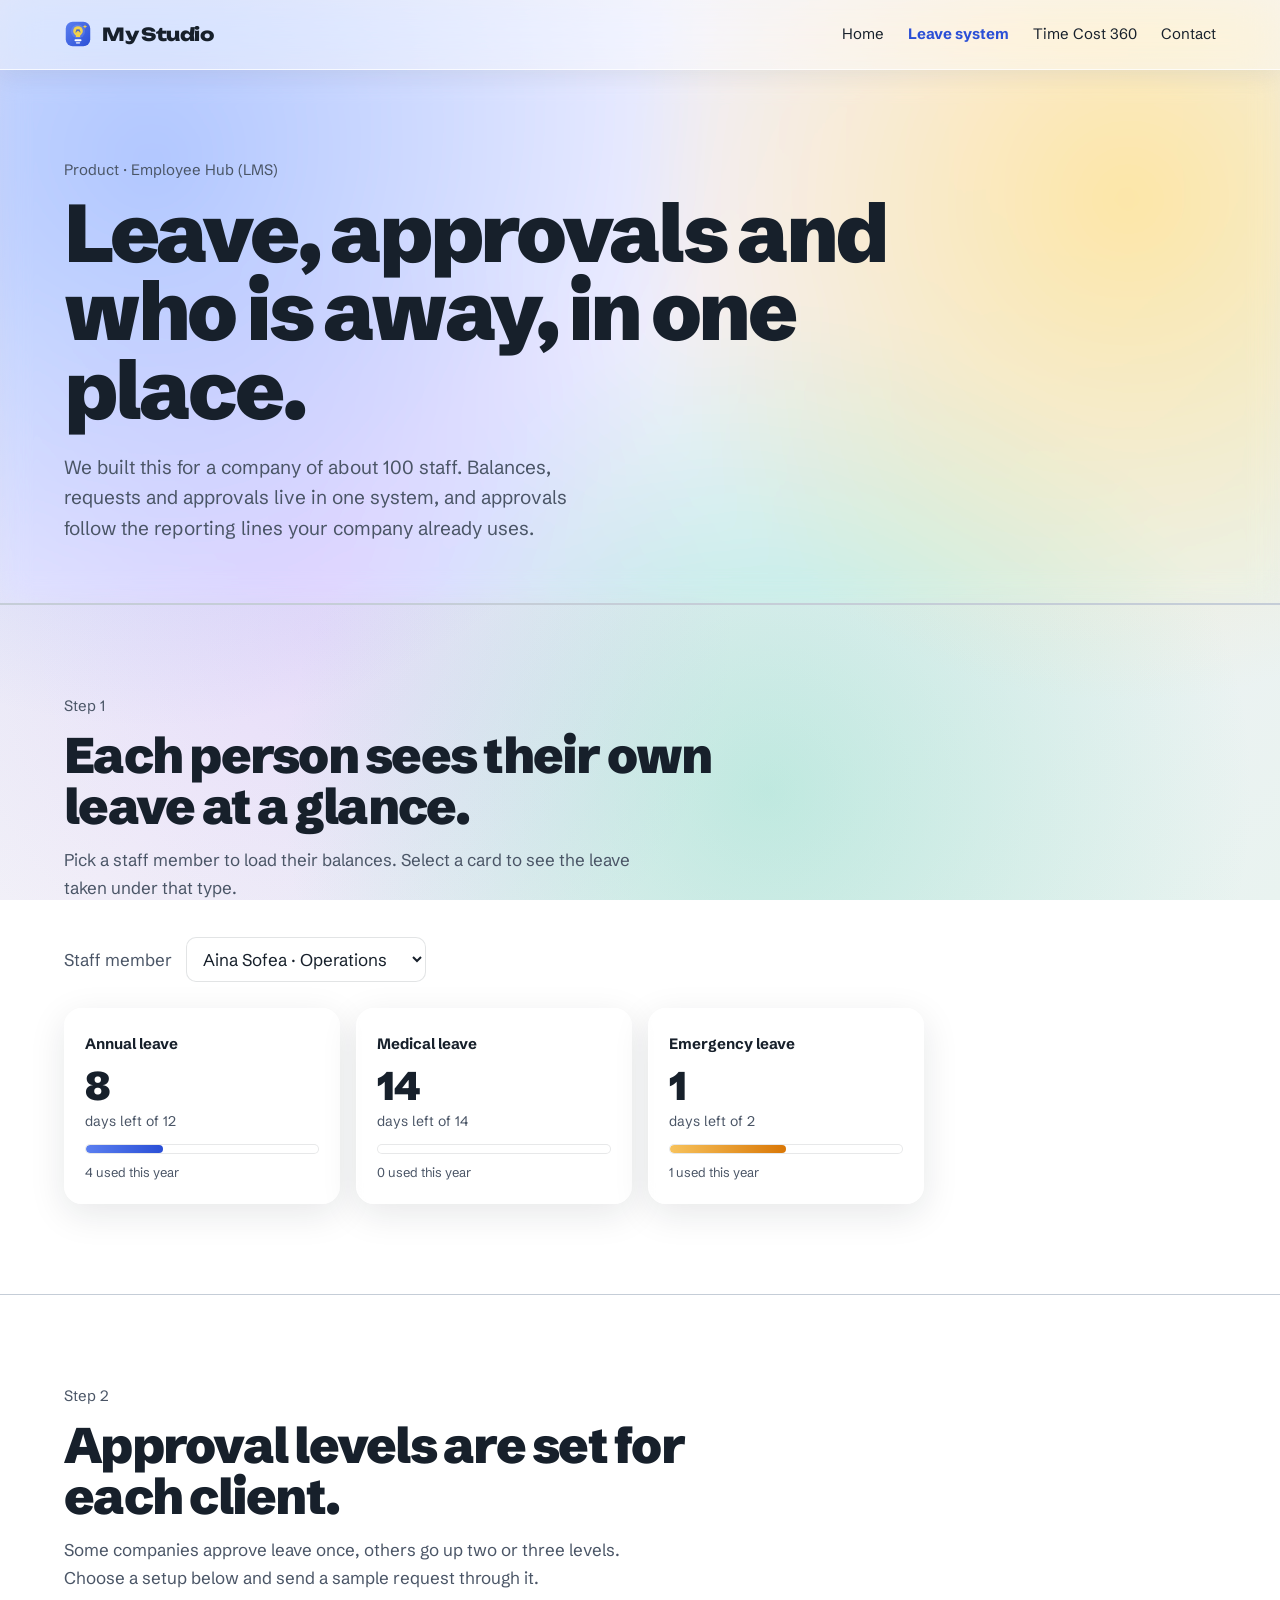
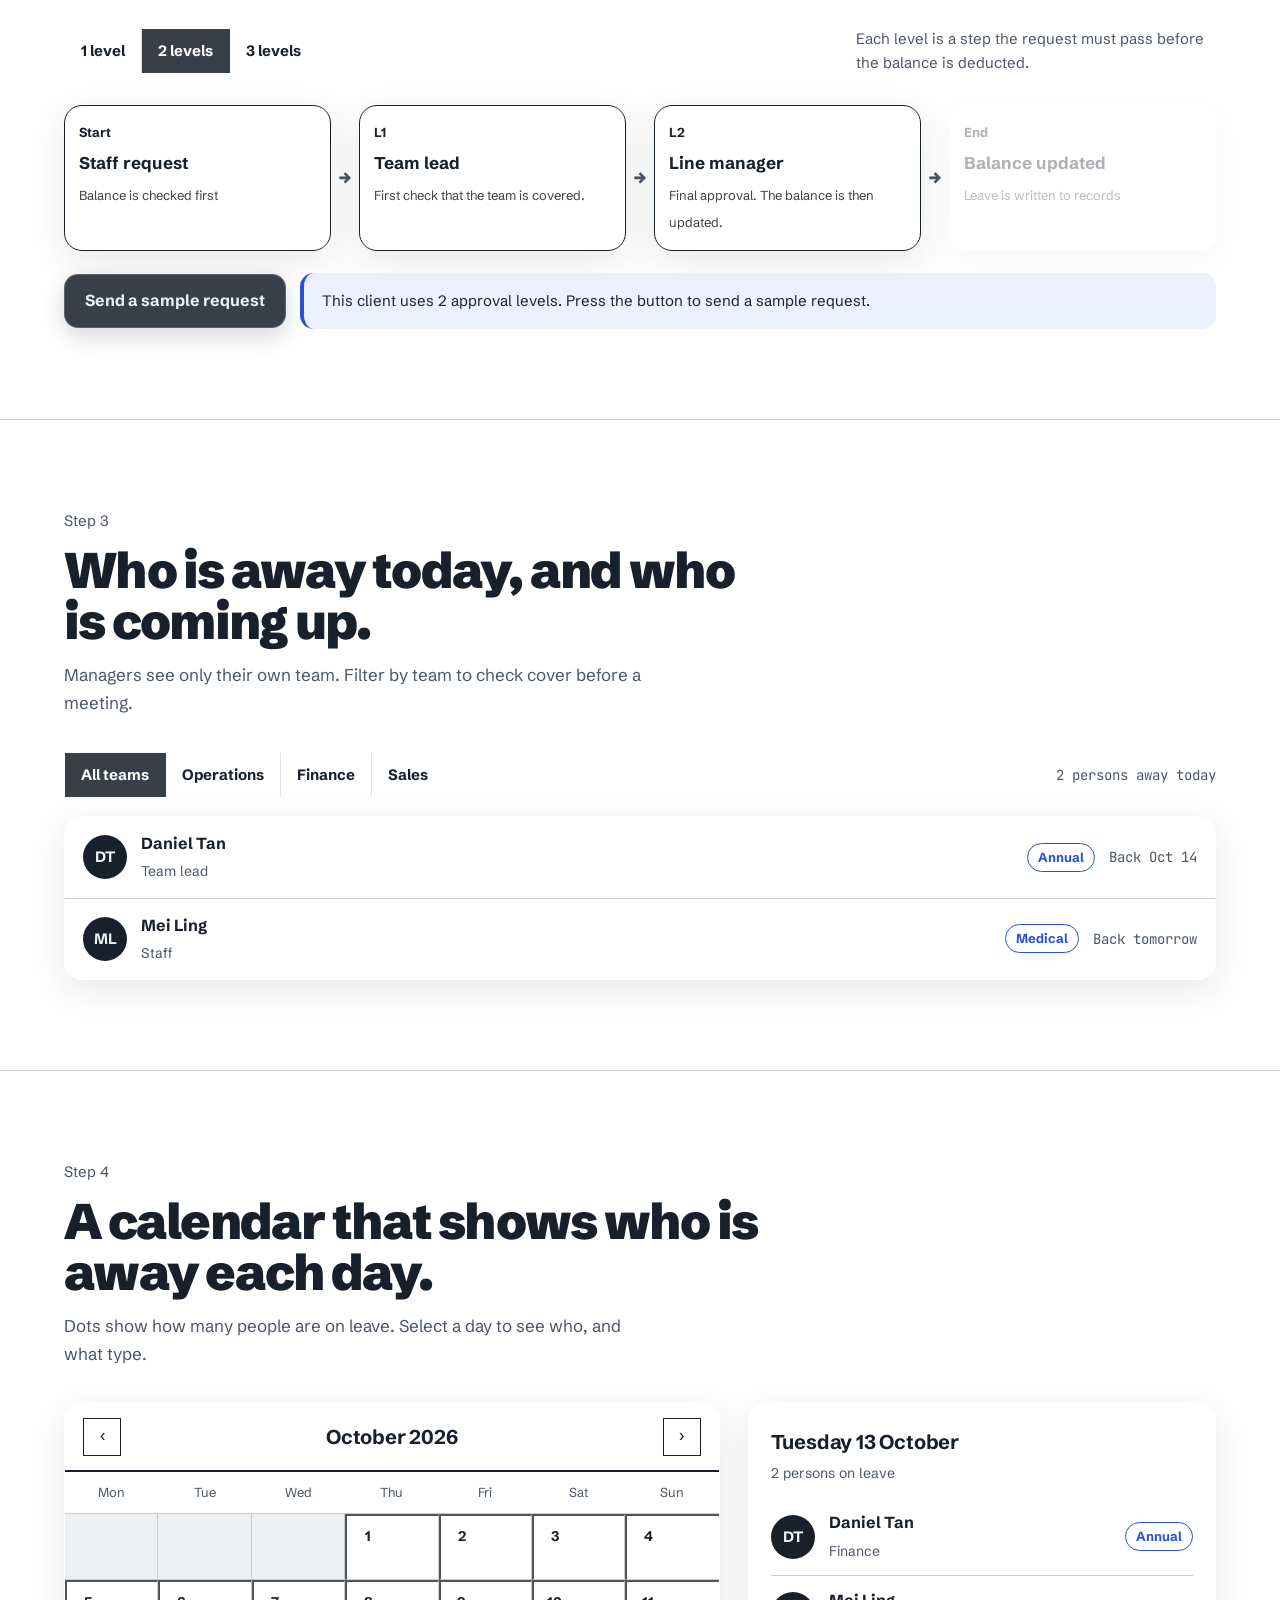
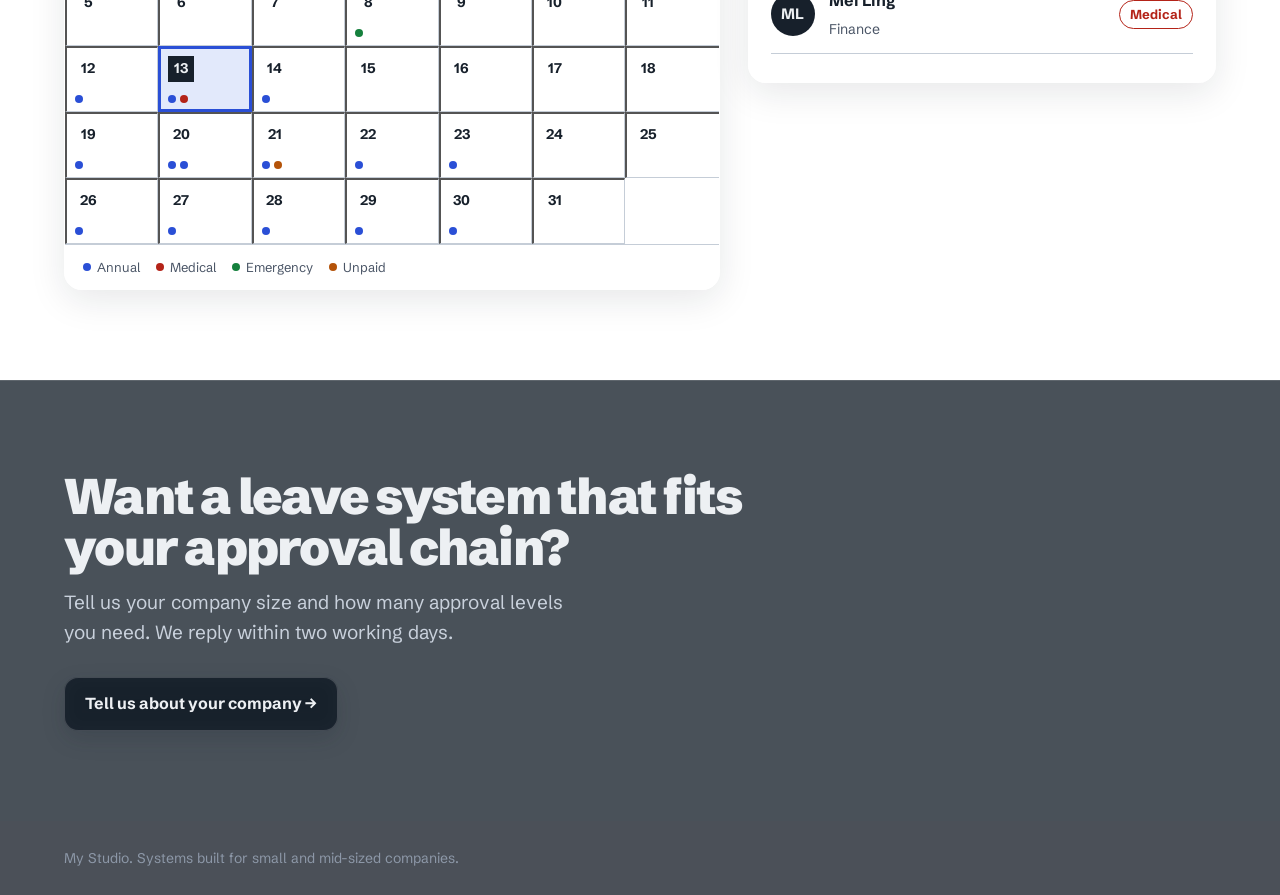
<file: lms.html>
<!doctype html>
<html lang="en">
<head>
<meta charset="utf-8">
<meta name="viewport" content="width=device-width, initial-scale=1">
<title>Leave Management System · My Studio</title>
<link rel="preconnect" href="https://fonts.googleapis.com">
<link rel="preconnect" href="https://fonts.gstatic.com" crossorigin>
<link href="https://fonts.googleapis.com/css2?family=Schibsted+Grotesk:wght@400;500;700;900&family=Unbounded:wght@600;800&family=JetBrains+Mono:wght@400;600&display=swap" rel="stylesheet">
<link rel="stylesheet" href="styles.css">
<style>
  /* Leave cards */
  .staff-pick { display: flex; gap: 14px; align-items: center; flex-wrap: wrap; margin-bottom: 26px; }
  .staff-pick select { padding: 10px 12px; border: 2px solid var(--ink); background: var(--white); min-width: 240px; }
  .leave-cards { display: grid; grid-template-columns: repeat(4, minmax(0, 1fr)); gap: 16px; }
  .leave-card {
    background: var(--white); border: 1px solid var(--ink); padding: 20px; text-align: left; display: block; width: 100%;
    transition: transform .2s, box-shadow .2s;
  }
  .leave-card:hover { transform: translate(-3px,-3px); box-shadow: 6px 6px 0 var(--ink); }
  .leave-card[aria-expanded="true"] { background: var(--ink); color: var(--paper); }
  .leave-card[aria-expanded="true"] .muted { color: #B9C2CF; }
  .leave-card .big { font-size: 40px; font-weight: 900; letter-spacing: -0.03em; line-height: 1; margin: 10px 0 4px; }
  .leave-card .bar { margin: 12px 0 8px; }
  .leave-card[aria-expanded="true"] .bar { background: #2B3644; border-color: #2B3644; }
  .leave-card .label { font-size: 15px; font-weight: 700; }
  .leave-detail { grid-column: 1 / -1; background: var(--white); border: 1px solid var(--ink); padding: 22px; border-top: 4px solid var(--blue); }
  .leave-detail ul { list-style: none; display: grid; gap: 0; margin-top: 12px; }
  .leave-detail li { display: flex; justify-content: space-between; gap: 12px; padding: 10px 0; border-bottom: 1px solid var(--rule); font-size: 15px; }

  /* Approval levels */
  .levels-head { display: flex; justify-content: space-between; gap: 20px; align-items: center; flex-wrap: wrap; margin-bottom: 30px; }
  .levels-head p { font-size: 15px; color: var(--ink-soft); max-width: 40ch; }
  .chain { display: grid; grid-template-columns: repeat(5, minmax(0, 1fr)); gap: 0; align-items: stretch; }
  .chain .node {
    background: var(--white); border: 1px solid var(--rule); padding: 16px 14px; min-height: 124px;
    transition: background .35s, border-color .35s, color .35s, opacity .35s; opacity: .35;
  }
  .chain .node.on { opacity: 1; border-color: var(--ink); }
  .chain .node.done { background: var(--green-wash); border-color: var(--green); opacity: 1; }
  .chain .node.now { background: var(--blue); color: var(--white); border-color: var(--blue); opacity: 1; }
  .chain .node .lvl { font-size: 13px; font-weight: 700; }
  .chain .node h4 { font-size: 17px; margin: 6px 0 4px; }
  .chain .node small { font-size: 13px; opacity: .85; }
  .chain .arrow { display: flex; align-items: center; justify-content: center; font-weight: 900; color: var(--ink-soft); }
  .chain .arrow.hidden { visibility: hidden; }
  .chain-result { margin-top: 22px; display: flex; gap: 14px; align-items: center; flex-wrap: wrap; }
  .chain-note { padding: 16px 18px; background: var(--blue-wash); border-left: 4px solid var(--blue); font-size: 15px; flex: 1; min-width: 260px; }

  /* Who's on leave */
  .team-bar { display: flex; justify-content: space-between; gap: 16px; flex-wrap: wrap; align-items: center; margin-bottom: 18px; }
  .who { background: var(--white); border: 1px solid var(--ink); }
  .who-row { display: grid; grid-template-columns: 44px minmax(0,1fr) auto auto; gap: 14px; align-items: center; padding: 14px 18px; border-bottom: 1px solid var(--rule); transition: background .2s; }
  .who-row:last-child { border-bottom: 0; }
  .who-row:hover { background: var(--paper); }
  .avatar { width: 44px; height: 44px; border-radius: 50%; background: var(--ink); color: var(--paper); display: grid; place-items: center; font-weight: 700; font-size: 15px; }
  .who-row strong { display: block; font-size: 16px; }
  .who-row .muted { font-size: 14px; }
  .who-empty { padding: 22px 18px; color: var(--ink-soft); }

  /* Calendar */
  .cal-wrap { display: grid; grid-template-columns: minmax(0, 1.4fr) minmax(0, 1fr); gap: 28px; align-items: start; }
  .cal { background: var(--white); border: 1px solid var(--ink); }
  .cal-head { display: flex; justify-content: space-between; align-items: center; padding: 14px 18px; border-bottom: 2px solid var(--ink); }
  .cal-head h3 { font-size: 20px; letter-spacing: -0.01em; }
  .cal-head button { width: 38px; height: 38px; border: 1px solid var(--ink); background: var(--white); font-size: 18px; transition: background .2s; }
  .cal-head button:hover { background: var(--ink); color: var(--paper); }
  .cal-grid { display: grid; grid-template-columns: repeat(7, 1fr); }
  .cal-dow { padding: 10px 0; text-align: center; font-size: 13px; color: var(--ink-soft); border-bottom: 1px solid var(--rule); }
  .cal-day {
    min-height: 66px; padding: 8px; border-right: 1px solid var(--rule); border-bottom: 1px solid var(--rule);
    background: var(--white); text-align: left; position: relative; transition: background .15s;
    display: flex; flex-direction: column; justify-content: space-between;
  }
  .cal-day:nth-child(7n) { border-right: 0; }
  .cal-day:hover:not(:disabled) { background: var(--blue-wash); }
  .cal-day:disabled { background: var(--paper); color: #A5AEBB; cursor: default; }
  .cal-day.today .num { background: var(--ink); color: var(--paper); }
  .cal-day.selected { outline: 3px solid var(--blue); outline-offset: -3px; background: var(--blue-wash); }
  .cal-day .num { font-size: 14px; font-weight: 700; width: 26px; height: 26px; display: grid; place-items: center; }
  .cal-day .dots { display: flex; gap: 4px; flex-wrap: wrap; }
  .cal-day .dots i { width: 8px; height: 8px; border-radius: 50%; background: var(--blue); display: block; }
  .cal-day .dots i.a { background: var(--amber); }
  .cal-day .dots i.m { background: var(--red); }
  .cal-day .dots i.e { background: var(--green); }
  .cal-legend { display: flex; gap: 16px; flex-wrap: wrap; padding: 12px 18px; font-size: 13px; color: var(--ink-soft); border-top: 1px solid var(--rule); }
  .cal-legend span { display: inline-flex; gap: 6px; align-items: center; }
  .cal-legend i { width: 8px; height: 8px; border-radius: 50%; display: inline-block; }
  .day-panel { background: var(--white); border: 1px solid var(--ink); padding: 22px; min-height: 280px; }
  .day-panel h3 { font-size: 20px; letter-spacing: -0.01em; margin-bottom: 4px; }
  .day-panel .cnt { font-size: 14px; color: var(--ink-soft); margin-bottom: 14px; }

  @media (max-width: 960px) {
    .leave-cards { grid-template-columns: 1fr 1fr; }
    .chain { grid-template-columns: 1fr !important; gap: 8px; }
    .chain .arrow { display: none; }
    .cal-wrap { grid-template-columns: 1fr; }
  }
  @media (max-width: 600px) {
    .leave-cards { grid-template-columns: 1fr; }
    .who-row { grid-template-columns: 44px minmax(0,1fr) auto; }
    .who-row .tag-col { display: none; }
  }
</style>
<link rel="stylesheet" href="glass.css">
</head>
<body>

<header class="topbar">
  <a class="wordmark" href="index.html"><svg width="28" height="28" viewBox="0 0 64 64" role="img" aria-label="My Studio logo" aria-hidden="false"><defs><linearGradient id="logo-tile" x1="0" y1="0" x2="1" y2="1"><stop offset="0" stop-color="#5B7FF0"/><stop offset="1" stop-color="#2A4FD6"/></linearGradient></defs><rect x="4" y="4" width="56" height="56" rx="16" fill="url(#logo-tile)"/><circle cx="32" cy="26" r="16" fill="#FFFFFF" fill-opacity="0.12"/><circle cx="32" cy="25" r="11" fill="#F2D24B"/><rect x="27" y="33" width="10" height="6" rx="2" fill="#F2D24B"/><path d="M27.5 27.5 L30 21.5 L32 25.5 L34 21.5 L36.5 27.5" fill="none" stroke="#2A4FD6" stroke-width="2" stroke-linejoin="round" stroke-linecap="round"/><rect x="24" y="44" width="16" height="4.5" rx="2.25" fill="#FFFFFF"/><rect x="27" y="50" width="10" height="4" rx="2" fill="#FFFFFF" fill-opacity="0.7"/><path d="M48 10 L49.3 13.7 L53 15 L49.3 16.3 L48 20 L46.7 16.3 L43 15 L46.7 13.7 Z" fill="#F2D24B"/></svg><span>My Studio</span></a>
  <nav>
    <a href="index.html">Home</a>
    <a href="lms.html" aria-current="page">Leave system</a>
    <a href="timecost360.html">Time Cost 360</a>
    <a href="index.html#contact">Contact</a>
  </nav>
</header>

<main>

  <!-- HERO -->
  <div class="page-hero">
    <p class="kicker">Product · Employee Hub (LMS)</p>
    <h1>Leave, approvals and who is away, in one place.</h1>
    <p class="lede">We built this for a company of about 100 staff. Balances, requests and approvals live in one system, and approvals follow the reporting lines your company already uses.</p>
  </div>

  <!-- STAFF LEAVE CARDS -->
  <section class="block" id="cards">
    <p class="kicker">Step 1</p>
    <h2>Each person sees their own leave at a glance.</h2>
    <p class="sub">Pick a staff member to load their balances. Select a card to see the leave taken under that type.</p>

    <div class="staff-pick">
      <label for="staff" class="muted">Staff member</label>
      <select id="staff"></select>
    </div>

    <div class="leave-cards" id="leave-cards"></div>
  </section>

  <!-- APPROVAL LEVELS -->
  <section class="block" id="levels">
    <p class="kicker">Step 2</p>
    <h2>Approval levels are set for each client.</h2>
    <p class="sub">Some companies approve leave once, others go up two or three levels. Choose a setup below and send a sample request through it.</p>

    <div class="levels-head">
      <div class="seg" role="group" aria-label="Number of approval levels" id="level-seg">
        <button data-level="1" aria-pressed="false">1 level</button>
        <button data-level="2" aria-pressed="true">2 levels</button>
        <button data-level="3" aria-pressed="false">3 levels</button>
      </div>
      <p>Each level is a step the request must pass before the balance is deducted.</p>
    </div>

    <div class="chain" id="chain"></div>

    <div class="chain-result">
      <button class="btn" id="send-sample">Send a sample request</button>
      <div class="chain-note" id="chain-note" aria-live="polite">Press the button to see the request move through each level.</div>
    </div>
  </section>

  <!-- WHO IS ON LEAVE -->
  <section class="block" id="who">
    <p class="kicker">Step 3</p>
    <h2>Who is away today, and who is coming up.</h2>
    <p class="sub">Managers see only their own team. Filter by team to check cover before a meeting.</p>

    <div class="team-bar">
      <div class="seg" role="group" aria-label="Filter by team" id="team-seg">
        <button data-team="all" aria-pressed="true">All teams</button>
        <button data-team="Operations" aria-pressed="false">Operations</button>
        <button data-team="Finance" aria-pressed="false">Finance</button>
        <button data-team="Sales" aria-pressed="false">Sales</button>
      </div>
      <span class="muted mono" id="who-count"></span>
    </div>

    <div class="who" id="who-list"></div>
  </section>

  <!-- CALENDAR -->
  <section class="block" id="calendar">
    <p class="kicker">Step 4</p>
    <h2>A calendar that shows who is away each day.</h2>
    <p class="sub">Dots show how many people are on leave. Select a day to see who, and what type.</p>

    <div class="cal-wrap">
      <div class="cal">
        <div class="cal-head">
          <button id="prev" aria-label="Previous month">‹</button>
          <h3 id="cal-title"></h3>
          <button id="next" aria-label="Next month">›</button>
        </div>
        <div class="cal-grid" id="cal-grid"></div>
        <div class="cal-legend">
          <span><i style="background:var(--blue)"></i>Annual</span>
          <span><i style="background:var(--red)"></i>Medical</span>
          <span><i style="background:var(--green)"></i>Emergency</span>
          <span><i style="background:var(--amber)"></i>Unpaid</span>
        </div>
      </div>

      <div class="day-panel" id="day-panel" aria-live="polite"></div>
    </div>
  </section>

  <section class="block contact">
    <h2>Want a leave system that fits your approval chain?</h2>
    <p class="lead">Tell us your company size and how many approval levels you need. We reply within two working days.</p>
    <a class="btn" href="index.html#contact">Tell us about your company →</a>
  </section>

</main>

<footer>
  <p>My Studio. Systems built for small and mid-sized companies.</p>
</footer>

<script>
  /* ----- Demo data (fictional) ----- */
  const TODAY = new Date(2026, 9, 13); // 13 Oct 2026, fixed for the demo

  const staff = [
    { id: 1, name: 'Aina Sofea', team: 'Operations', role: 'Staff', entitle: { annual: 12, medical: 14, emergency: 2 }, used: { annual: 4, medical: 0, emergency: 1 } },
    { id: 2, name: 'Daniel Tan', team: 'Finance', role: 'Team lead', entitle: { annual: 12, medical: 14, emergency: 2 }, used: { annual: 9, medical: 2, emergency: 0 } },
    { id: 3, name: 'Mei Ling', team: 'Finance', role: 'Staff', entitle: { annual: 12, medical: 14, emergency: 2 }, used: { annual: 3, medical: 1, emergency: 0 } },
    { id: 4, name: 'Ravi Kumar', team: 'Sales', role: 'Line manager', entitle: { annual: 12, medical: 14, emergency: 2 }, used: { annual: 7, medical: 0, emergency: 0 } },
    { id: 5, name: 'Nurul Hana', team: 'Operations', role: 'Staff', entitle: { annual: 12, medical: 14, emergency: 2 }, used: { annual: 2, medical: 0, emergency: 1 } },
    { id: 6, name: 'Syafiq Ali', team: 'Sales', role: 'Staff', entitle: { annual: 12, medical: 14, emergency: 2 }, used: { annual: 5, medical: 0, emergency: 0 } }
  ];

  const TYPES = {
    annual:    { label: 'Annual',    color: 'var(--blue)' },
    medical:   { label: 'Medical',   color: 'var(--red)' },
    emergency: { label: 'Emergency', color: 'var(--green)' },
    unpaid:    { label: 'Unpaid',    color: 'var(--amber)' }
  };

  // Leave records: person id, type, start, end (inclusive)
  const leaves = [
    { p: 2, t: 'annual',    s: [2026, 9, 12], e: [2026, 9, 14] },
    { p: 3, t: 'medical',   s: [2026, 9, 13], e: [2026, 9, 13] },
    { p: 4, t: 'annual',    s: [2026, 9, 19], e: [2026, 9, 23] },
    { p: 5, t: 'emergency', s: [2026, 9, 8],  e: [2026, 9, 8] },
    { p: 6, t: 'annual',    s: [2026, 9, 20], e: [2026, 9, 20] },
    { p: 1, t: 'annual',    s: [2026, 9, 26], e: [2026, 9, 30] },
    { p: 2, t: 'annual',    s: [2026, 10, 3], e: [2026, 10, 3] },
    { p: 3, t: 'unpaid',    s: [2026, 9, 21], e: [2026, 9, 21] }
  ];

  const toDate = a => new Date(a[0], a[1], a[2]);
  const sameDay = (a, b) => a.getFullYear() === b.getFullYear() && a.getMonth() === b.getMonth() && a.getDate() === b.getDate();
  const onLeave = (date) => leaves.filter(l => { const s = toDate(l.s), e = toDate(l.e); return date >= s && date <= e; });
  const personById = id => staff.find(s => s.id === id);
  const plural = (n, w) => n + ' ' + w + (n === 1 ? '' : 's');
  const initials = name => name.split(' ').map(x => x[0]).join('');

  /* ----- 1. Leave cards ----- */
  const staffSel = document.getElementById('staff');
  const cardsEl = document.getElementById('leave-cards');
  let openType = null;

  staff.forEach(s => {
    const o = document.createElement('option');
    o.value = s.id; o.textContent = s.name + ' · ' + s.team;
    staffSel.appendChild(o);
  });

  function renderCards() {
    const p = personById(Number(staffSel.value));
    cardsEl.innerHTML = '';
    Object.keys(TYPES).filter(k => k !== 'unpaid').forEach(k => {
      const cap = p.entitle[k], used = p.used[k], left = cap - used;
      const pct = Math.min(100, (used / cap) * 100);
      const cls = left <= 0 ? 'low' : left <= 2 ? 'mid' : '';

      const btn = document.createElement('button');
      btn.className = 'leave-card rise';
      btn.setAttribute('aria-expanded', openType === k ? 'true' : 'false');
      btn.innerHTML = `
        <span class="label">${TYPES[k].label} leave</span>
        <div class="big">${left}</div>
        <div class="muted" style="font-size:14px">days left of ${cap}</div>
        <div class="bar"><div class="bar-fill ${cls}" style="width:0"></div></div>
        <div class="muted" style="font-size:13px">${used} used this year</div>`;
      btn.addEventListener('click', () => { openType = openType === k ? null : k; renderCards(); });
      cardsEl.appendChild(btn);
      requestAnimationFrame(() => requestAnimationFrame(() => {
        btn.querySelector('.bar-fill').style.width = pct + '%';
      }));

      if (openType === k) {
        const detail = document.createElement('div');
        detail.className = 'leave-detail rise';
        const rows = leaves.filter(l => l.p === p.id && l.t === k);
        detail.innerHTML = `<strong>${TYPES[k].label} leave for ${p.name}</strong>
          <ul>${rows.length ? rows.map(r => {
            const s = toDate(r.s), e = toDate(r.e);
            const range = sameDay(s, e) ? s.toDateString().slice(4, 10) : s.toDateString().slice(4, 10) + ' to ' + e.toDateString().slice(4, 10);
            return `<li><span>${range}</span><span class="muted">${plural(((e - s) / 864e5) + 1, 'day')}</span></li>`;
          }).join('') : '<li><span class="muted">No leave of this type recorded.</span></li>'}</ul>`;
        cardsEl.appendChild(detail);
      }
    });
    const unpaid = leaves.filter(l => l.p === p.id && l.t === 'unpaid').length;
    if (unpaid) {
      const note = document.createElement('p');
      note.className = 'muted';
      note.style.gridColumn = '1 / -1';
      note.textContent = `Unpaid leave: ${plural(unpaid, 'record')} this year. Unpaid leave has no balance, so no card is shown.`;
      cardsEl.appendChild(note);
    }
  }
  staffSel.addEventListener('change', () => { openType = null; renderCards(); });

  /* ----- 2. Approval levels ----- */
  const LEVELS = {
    1: [ ['L1', 'Line manager', 'Approves the request and the balance is updated.'] ],
    2: [ ['L1', 'Team lead', 'First check that the team is covered.'],
         ['L2', 'Line manager', 'Final approval. The balance is then updated.'] ],
    3: [ ['L1', 'Team lead', 'First check that the team is covered.'],
         ['L2', 'Line manager', 'Checks the request against the team plan.'],
         ['L3', 'Head of dept', 'Final approval for longer or sensitive leave.'] ]
  };

  const chain = document.getElementById('chain');
  const chainNote = document.getElementById('chain-note');
  const sendBtn = document.getElementById('send-sample');
  const levelBtns = document.querySelectorAll('#level-seg button');
  let level = 2, timers = [];

  function drawChain(stage) {
    const steps = LEVELS[level];
    chain.innerHTML = '';
    const cols = [];
    cols.push({ html: `<div class="node ${stage >= 0 ? 'done' : 'on'}"><div class="lvl">Start</div><h4>Staff request</h4><small>Balance is checked first</small></div>` });
    steps.forEach((s, i) => {
      const cls = stage > i ? 'done' : stage === i ? 'now' : 'on';
      cols.push({ html: `<div class="node ${cls}"><div class="lvl">${s[0]}</div><h4>${s[1]}</h4><small>${s[2]}</small></div>` });
    });
    cols.push({ html: `<div class="node ${stage >= steps.length ? 'done' : ''}"><div class="lvl">End</div><h4>Balance updated</h4><small>Leave is written to records</small></div>` });

    // one column per node, with an arrow between nodes; the grid fits the setup chosen
    chain.style.gridTemplateColumns = Array.from({ length: cols.length * 2 - 1 }, (_, j) => j % 2 === 0 ? 'minmax(0, 1fr)' : '28px').join(' ');
    cols.forEach((c, i) => {
      if (i > 0) chain.insertAdjacentHTML('beforeend', '<div class="arrow">→</div>');
      chain.insertAdjacentHTML('beforeend', c.html);
    });
  }

  function setLevel(n) {
    level = n;
    levelBtns.forEach(b => b.setAttribute('aria-pressed', Number(b.dataset.level) === n));
    timers.forEach(clearTimeout); timers = [];
    drawChain(-1);
    chainNote.textContent = `This client uses ${n} approval ${n === 1 ? 'level' : 'levels'}. Press the button to send a sample request.`;
  }

  levelBtns.forEach(b => b.addEventListener('click', () => setLevel(Number(b.dataset.level))));

  sendBtn.addEventListener('click', () => {
    timers.forEach(clearTimeout); timers = [];
    drawChain(-1);
    chainNote.textContent = 'Request submitted.';
    const steps = LEVELS[level].length;
    for (let i = 0; i < steps; i++) {
      timers.push(setTimeout(() => {
        drawChain(i);
        chainNote.textContent = `Waiting at ${LEVELS[level][i][1]} (${LEVELS[level][i][0]}).`;
      }, 600 + i * 900));
    }
    timers.push(setTimeout(() => {
      drawChain(steps);
      chainNote.textContent = 'Approved at every level. Balance updated and leave written to records.';
    }, 600 + steps * 900));
  });

  /* ----- 3. Who is on leave ----- */
  const whoList = document.getElementById('who-list');
  const whoCount = document.getElementById('who-count');
  const teamBtns = document.querySelectorAll('#team-seg button');
  let team = 'all';

  function renderWho() {
    const rows = leaves
      .filter(l => onLeave(TODAY).includes(l))
      .map(l => ({ ...l, person: personById(l.p) }))
      .filter(r => team === 'all' || r.person.team === team);
    whoCount.textContent = plural(rows.length, 'person') + ' away today';
    if (!rows.length) {
      whoList.innerHTML = '<div class="who-empty">Nobody in this team is away today.</div>';
      return;
    }
    whoList.innerHTML = rows.map(r => {
      const e = toDate(r.e);
      const until = sameDay(e, TODAY) ? 'Back tomorrow' : 'Back ' + toDate(r.e).toDateString().slice(4, 10);
      return `<div class="who-row rise">
        <div class="avatar">${initials(r.person.name)}</div>
        <div><strong>${r.person.name}</strong><span class="muted">${r.person.role}</span></div>
        <span class="pill info tag-col">${TYPES[r.t].label}</span>
        <span class="mono muted">${until}</span>
      </div>`;
    }).join('');
  }

  teamBtns.forEach(b => b.addEventListener('click', () => {
    team = b.dataset.team;
    teamBtns.forEach(x => x.setAttribute('aria-pressed', x === b));
    renderWho();
  }));

  /* ----- 4. Calendar ----- */
  const calGrid = document.getElementById('cal-grid');
  const calTitle = document.getElementById('cal-title');
  const dayPanel = document.getElementById('day-panel');
  let view = new Date(TODAY.getFullYear(), TODAY.getMonth(), 1);
  let selected = new Date(TODAY);

  function dotsFor(date) {
    const hits = onLeave(date);
    if (!hits.length) return '';
    return '<div class="dots">' + hits.map(h => `<i class="${h.t === 'medical' ? 'm' : h.t === 'emergency' ? 'e' : h.t === 'unpaid' ? 'a' : ''}"></i>`).join('') + '</div>';
  }

  function renderCal() {
    calTitle.textContent = view.toLocaleString('en-GB', { month: 'long', year: 'numeric' });
    calGrid.innerHTML = '';
    ['Mon','Tue','Wed','Thu','Fri','Sat','Sun'].forEach(d => {
      const el = document.createElement('div'); el.className = 'cal-dow'; el.textContent = d; calGrid.appendChild(el);
    });
    const first = new Date(view.getFullYear(), view.getMonth(), 1);
    const offset = (first.getDay() + 6) % 7;
    const daysInMonth = new Date(view.getFullYear(), view.getMonth() + 1, 0).getDate();

    for (let i = 0; i < offset; i++) calGrid.insertAdjacentHTML('beforeend', '<div class="cal-day" style="background:var(--paper);cursor:default"></div>');

    for (let d = 1; d <= daysInMonth; d++) {
      const date = new Date(view.getFullYear(), view.getMonth(), d);
      const btn = document.createElement('button');
      btn.className = 'cal-day';
      if (sameDay(date, TODAY)) btn.classList.add('today');
      if (sameDay(date, selected)) btn.classList.add('selected');
      btn.innerHTML = `<span class="num">${d}</span>${dotsFor(date)}`;
      btn.addEventListener('click', () => { selected = date; renderCal(); renderDay(); });
      calGrid.appendChild(btn);
    }
  }

  function renderDay() {
    const hits = onLeave(selected);
    const title = selected.toLocaleString('en-GB', { weekday: 'long', day: 'numeric', month: 'long' });
    dayPanel.innerHTML = `
      <h3>${title}</h3>
      <p class="cnt">${hits.length ? plural(hits.length, 'person') + ' on leave' : 'Nobody on leave this day'}</p>
      ${hits.map(h => {
        const p = personById(h.p);
        return `<div class="who-row" style="grid-template-columns:44px minmax(0,1fr) auto;padding:12px 0;border-bottom:1px solid var(--rule)">
          <div class="avatar">${initials(p.name)}</div>
          <div><strong>${p.name}</strong><span class="muted">${p.team}</span></div>
          <span class="pill ${h.t === 'medical' ? 'bad' : h.t === 'emergency' ? 'ok' : h.t === 'unpaid' ? 'warn' : 'info'}">${TYPES[h.t].label}</span>
        </div>`;
      }).join('')}`;
  }

  document.getElementById('prev').addEventListener('click', () => { view = new Date(view.getFullYear(), view.getMonth() - 1, 1); renderCal(); });
  document.getElementById('next').addEventListener('click', () => { view = new Date(view.getFullYear(), view.getMonth() + 1, 1); renderCal(); });

  /* ----- Init ----- */
  renderCards();
  setLevel(2);
  renderWho();
  renderCal();
  renderDay();
</script>
</body>
</html>
</file>
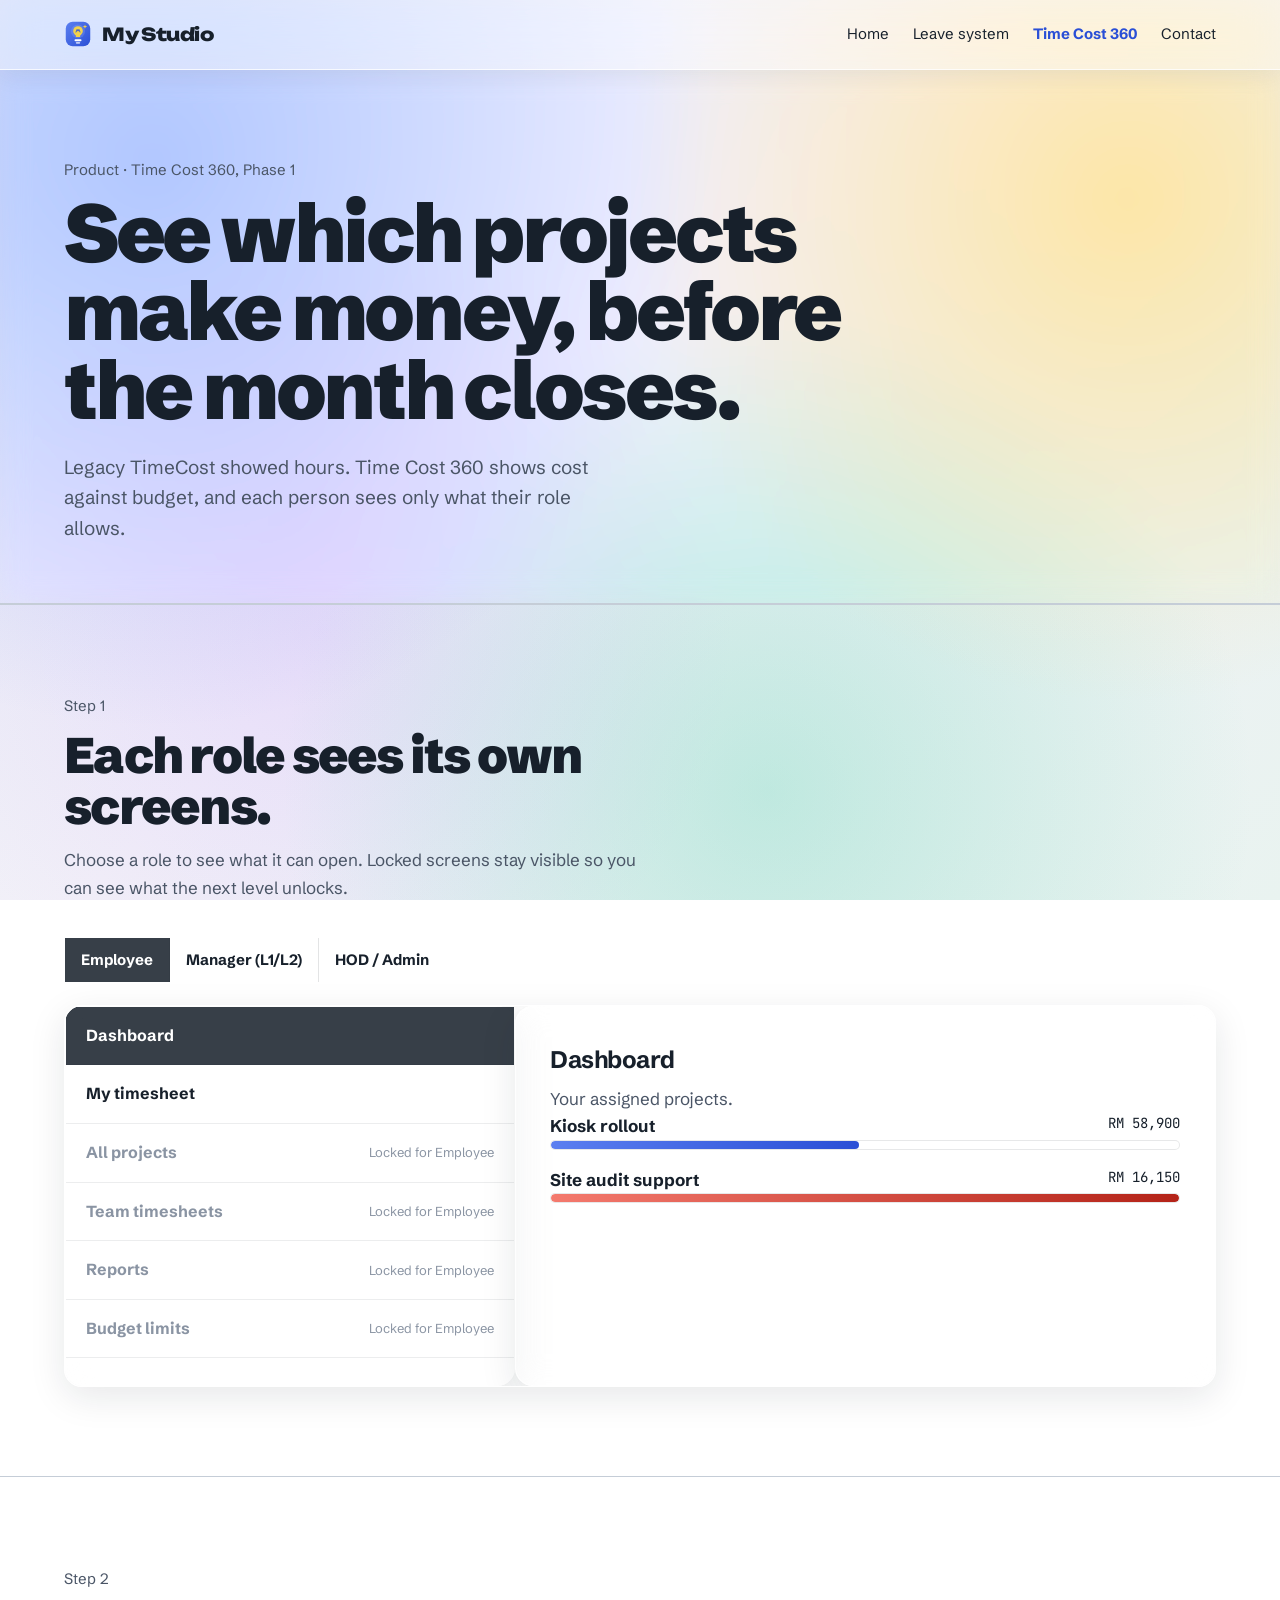
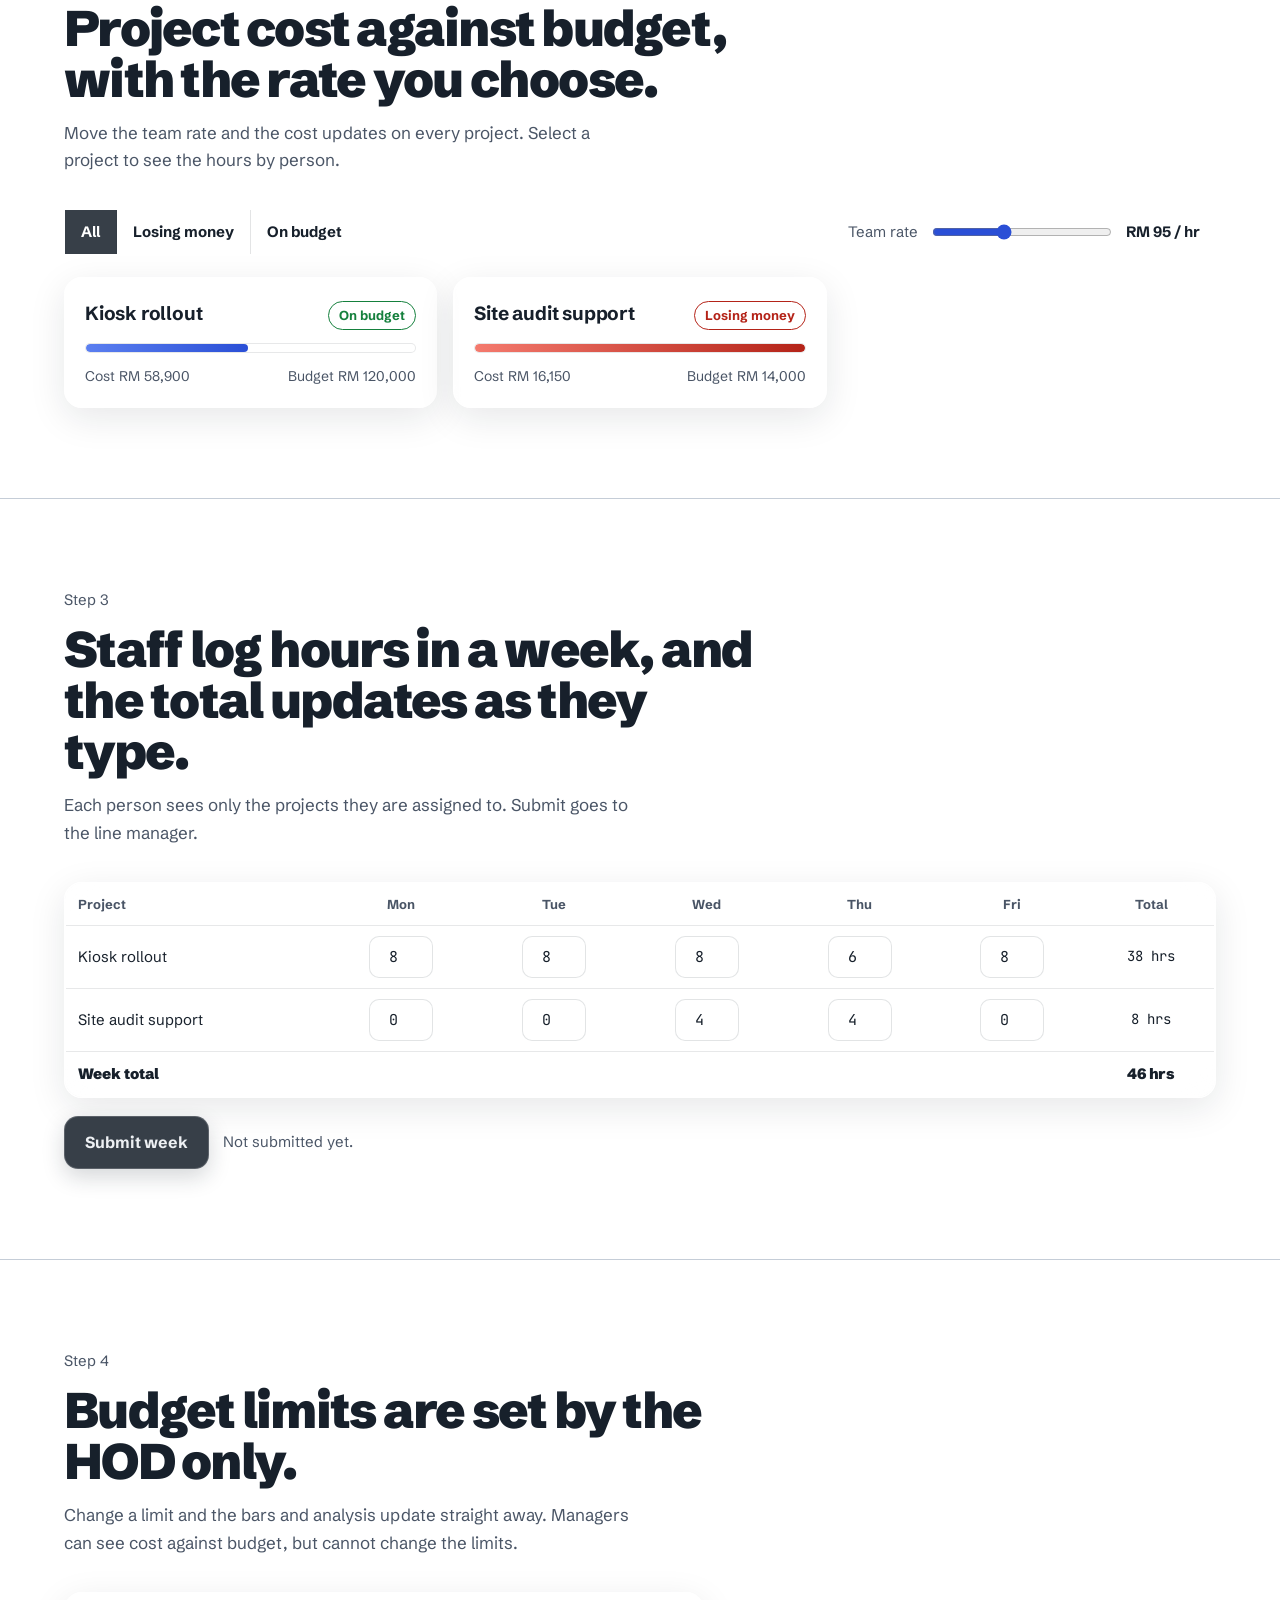
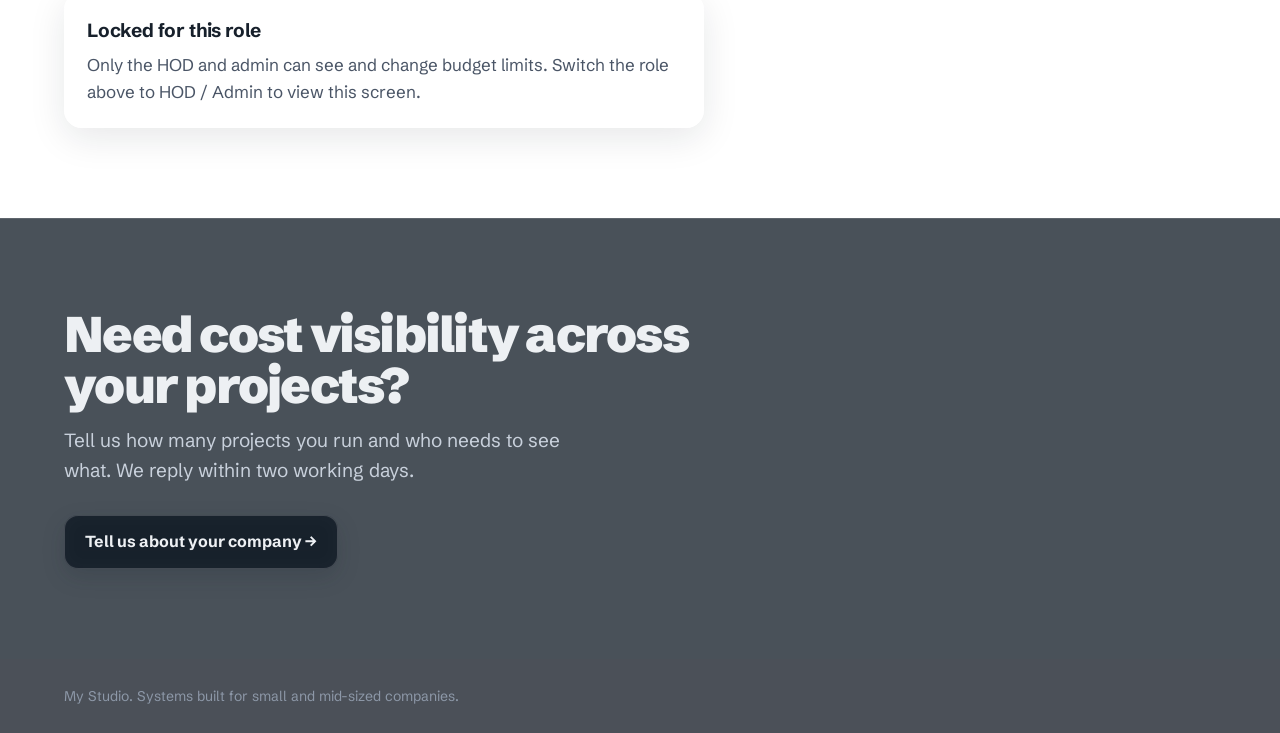
<file: timecost360.html>
<!doctype html>
<html lang="en">
<head>
<meta charset="utf-8">
<meta name="viewport" content="width=device-width, initial-scale=1">
<title>Time Cost 360 · My Studio</title>
<link rel="preconnect" href="https://fonts.googleapis.com">
<link rel="preconnect" href="https://fonts.gstatic.com" crossorigin>
<link href="https://fonts.googleapis.com/css2?family=Schibsted+Grotesk:wght@400;500;700;900&family=Unbounded:wght@600;800&family=JetBrains+Mono:wght@400;600&display=swap" rel="stylesheet">
<link rel="stylesheet" href="styles.css">
<style>
  /* Role access */
  .role-wrap { display: grid; grid-template-columns: minmax(0, 0.9fr) minmax(0, 1.4fr); overflow: hidden; }
  .screens { border-right: 1px solid rgba(255,255,255,.8); }
  .screen-btn {
    width: 100%; display: flex; justify-content: space-between; align-items: center; gap: 12px;
    padding: 16px 20px; background: transparent; border: 0; border-bottom: 1px solid rgba(23,32,43,.08);
    text-align: left; font-size: 16px; font-weight: 700; transition: background .2s, padding-left .25s;
  }
  .screen-btn:hover:not(:disabled) { padding-left: 26px; }
  .screen-btn[aria-selected="true"] { color: #fff; }
  .screen-btn:disabled { color: #8A94A3; cursor: not-allowed; }
  .screen-btn .lock { font-size: 13px; font-weight: 400; }
  .preview { padding: clamp(22px, 3vw, 34px); min-height: 380px; }
  .preview h3 { font-size: 24px; letter-spacing: -0.02em; margin-bottom: 6px; }
  .preview > p.muted { margin-bottom: 20px; font-size: 15px; }
  .note-box { margin-top: 18px; padding: 14px 16px; font-size: 15px; }
  .row-line { display: flex; justify-content: space-between; padding: 10px 0; border-bottom: 1px solid rgba(23,32,43,.1); font-size: 15px; gap: 12px; }

  /* Project board */
  .board-top { display: flex; justify-content: space-between; gap: 20px; align-items: center; flex-wrap: wrap; margin-bottom: 22px; }
  .rate { display: flex; gap: 14px; align-items: center; font-size: 15px; }
  .rate input { width: 180px; accent-color: var(--blue); }
  .rate output { font-weight: 700; min-width: 90px; }
  .proj-grid { display: grid; grid-template-columns: repeat(3, minmax(0, 1fr)); gap: 16px; }
  .proj {
    padding: 20px; text-align: left; display: block; width: 100%;
    transition: transform .2s, box-shadow .2s;
  }
  .proj[aria-expanded="true"] { border-top: 6px solid var(--blue); }
  .proj h3 { font-size: 19px; letter-spacing: -0.01em; }
  .proj .figs { display: flex; justify-content: space-between; font-size: 14px; color: var(--ink-soft); margin-top: 12px; }
  .proj .bar { margin-top: 10px; }
  .proj .team-hours { margin-top: 14px; border-top: 1px dashed rgba(23,32,43,.2); padding-top: 12px; font-size: 14px; }
  .proj .team-hours div { display: flex; justify-content: space-between; padding: 4px 0; }
  .proj-wide { grid-column: 1 / -1; }

  /* Timesheet */
  .ts { width: 100%; border-collapse: collapse; font-size: 15px; overflow: hidden; }
  .ts th, .ts td { padding: 10px 12px; border-bottom: 1px solid rgba(23,32,43,.1); text-align: center; }
  .ts th { font-size: 13px; color: var(--ink-soft); font-weight: 700; }
  .ts th:first-child, .ts td:first-child { text-align: left; }
  .ts tfoot td { font-weight: 900; }
  .ts input { width: 64px; padding: 8px; text-align: center; font-family: "JetBrains Mono", monospace; }
  .ts input:focus, .limit-table input:focus { outline: 2px solid var(--blue); outline-offset: 0; }
  .ts-actions { display: flex; gap: 14px; align-items: center; margin-top: 18px; flex-wrap: wrap; }
  .ts-status { font-size: 15px; }

  /* Budget limits */
  .limit-table { width: 100%; border-collapse: collapse; font-size: 15px; }
  .limit-table th, .limit-table td { padding: 12px; border-bottom: 1px solid rgba(23,32,43,.1); text-align: left; vertical-align: middle; }
  .limit-table th { font-size: 13px; color: var(--ink-soft); }
  .limit-table input { width: 130px; padding: 8px; font-family: "JetBrains Mono", monospace; }
  .limit-table .bar { min-width: 160px; }
  .budget-totals { display: grid; grid-template-columns: repeat(3, minmax(0,1fr)); gap: 14px; margin-bottom: 22px; }
  .budget-totals .card { padding: 18px; }
  .budget-totals .big { font-size: 30px; font-weight: 900; letter-spacing: -0.03em; line-height: 1.05; }
  .budget-totals .lbl { font-size: 14px; color: var(--ink-soft); margin-top: 4px; }

  /* Analysis */
  .analysis { margin-top: 26px; padding: clamp(20px, 3vw, 30px); }
  .analysis-head { display: flex; justify-content: space-between; align-items: center; gap: 16px; flex-wrap: wrap; margin-bottom: 22px; }
  .analysis-head h3 { font-size: 22px; letter-spacing: -0.01em; }
  .analysis-head p { font-size: 14px; color: var(--ink-soft); }
  .chart-row { display: grid; grid-template-columns: 180px minmax(0,1fr) 140px; gap: 16px; align-items: center; padding: 12px 0; border-bottom: 1px solid rgba(23,32,43,.08); }
  .chart-row:last-child { border-bottom: 0; }
  .chart-row .name { font-size: 15px; font-weight: 700; }
  .chart-track { position: relative; height: 22px; background: rgba(255,255,255,.6); border: 1px solid rgba(23,32,43,.10); border-radius: 999px; overflow: visible; }
  .chart-fill { position: absolute; left: 0; top: 0; bottom: 0; border-radius: 999px; background: linear-gradient(90deg, #5B7FF0, #2A4FD6); transition: width .5s cubic-bezier(.2,.7,.2,1), background .3s; }
  .chart-fill.over { background: linear-gradient(90deg, #F47A6E, #B42318); }
  .chart-mark { position: absolute; top: -6px; bottom: -6px; width: 2px; background: var(--ink); transition: left .5s cubic-bezier(.2,.7,.2,1); }
  .chart-mark::after { content: "budget"; position: absolute; top: -18px; left: 50%; transform: translateX(-50%); font-size: 11px; color: var(--ink-soft); white-space: nowrap; }
  .chart-val { font-family: "JetBrains Mono", monospace; font-size: 13px; text-align: right; }
  .stack { display: flex; height: 22px; border-radius: 999px; overflow: hidden; border: 1px solid rgba(23,32,43,.10); background: rgba(255,255,255,.6); }
  .stack span { height: 100%; transition: width .5s cubic-bezier(.2,.7,.2,1); }
  .legend { display: flex; gap: 14px; flex-wrap: wrap; margin-top: 18px; font-size: 13px; color: var(--ink-soft); }
  .legend span { display: inline-flex; gap: 6px; align-items: center; }
  .legend i { width: 10px; height: 10px; border-radius: 3px; display: inline-block; }
  .analysis-foot { margin-top: 18px; font-size: 14px; color: var(--ink-soft); }

  @media (max-width: 960px) {
    .role-wrap { grid-template-columns: 1fr; }
    .screens { border-right: 0; border-bottom: 1px solid rgba(255,255,255,.8); display: flex; overflow-x: auto; }
    .screen-btn { white-space: nowrap; width: auto; border-bottom: 0; border-right: 1px solid rgba(23,32,43,.08); }
    .proj-grid { grid-template-columns: 1fr 1fr; }
    .budget-totals { grid-template-columns: 1fr; }
    .chart-row { grid-template-columns: 1fr; gap: 6px; }
    .chart-val { text-align: left; }
  }
  @media (max-width: 600px) {
    .proj-grid { grid-template-columns: 1fr; }
  }
</style>
<link rel="stylesheet" href="glass.css">
</head>
<body>

<header class="topbar">
  <a class="wordmark" href="index.html"><svg width="28" height="28" viewBox="0 0 64 64" role="img" aria-label="My Studio logo" aria-hidden="false"><defs><linearGradient id="logo-tile" x1="0" y1="0" x2="1" y2="1"><stop offset="0" stop-color="#5B7FF0"/><stop offset="1" stop-color="#2A4FD6"/></linearGradient></defs><rect x="4" y="4" width="56" height="56" rx="16" fill="url(#logo-tile)"/><circle cx="32" cy="26" r="16" fill="#FFFFFF" fill-opacity="0.12"/><circle cx="32" cy="25" r="11" fill="#F2D24B"/><rect x="27" y="33" width="10" height="6" rx="2" fill="#F2D24B"/><path d="M27.5 27.5 L30 21.5 L32 25.5 L34 21.5 L36.5 27.5" fill="none" stroke="#2A4FD6" stroke-width="2" stroke-linejoin="round" stroke-linecap="round"/><rect x="24" y="44" width="16" height="4.5" rx="2.25" fill="#FFFFFF"/><rect x="27" y="50" width="10" height="4" rx="2" fill="#FFFFFF" fill-opacity="0.7"/><path d="M48 10 L49.3 13.7 L53 15 L49.3 16.3 L48 20 L46.7 16.3 L43 15 L46.7 13.7 Z" fill="#F2D24B"/></svg><span>My Studio</span></a>
  <nav>
    <a href="index.html">Home</a>
    <a href="lms.html">Leave system</a>
    <a href="timecost360.html" aria-current="page">Time Cost 360</a>
    <a href="index.html#contact">Contact</a>
  </nav>
</header>

<main>

  <!-- HERO -->
  <div class="page-hero">
    <p class="kicker">Product · Time Cost 360, Phase 1</p>
    <h1>See which projects make money, before the month closes.</h1>
    <p class="lede">Legacy TimeCost showed hours. Time Cost 360 shows cost against budget, and each person sees only what their role allows.</p>
  </div>

  <!-- STEP 1: ROLES -->
  <section class="block" id="roles">
    <p class="kicker">Step 1</p>
    <h2>Each role sees its own screens.</h2>
    <p class="sub">Choose a role to see what it can open. Locked screens stay visible so you can see what the next level unlocks.</p>

    <div class="seg" role="group" aria-label="Role" id="role-seg" style="margin-bottom:22px">
      <button data-role="staff" aria-pressed="true">Employee</button>
      <button data-role="manager" aria-pressed="false">Manager (L1/L2)</button>
      <button data-role="hod" aria-pressed="false">HOD / Admin</button>
    </div>

    <div class="role-wrap">
      <div class="screens" role="tablist" id="screens"></div>
      <div class="preview" id="preview" role="tabpanel"></div>
    </div>
  </section>

  <!-- STEP 2: PROJECT BOARD -->
  <section class="block" id="projects">
    <p class="kicker">Step 2</p>
    <h2>Project cost against budget, with the rate you choose.</h2>
    <p class="sub">Move the team rate and the cost updates on every project. Select a project to see the hours by person.</p>

    <div class="board-top">
      <div class="seg" role="group" aria-label="Filter projects" id="proj-seg">
        <button data-f="all" aria-pressed="true">All</button>
        <button data-f="loss" aria-pressed="false">Losing money</button>
        <button data-f="ok" aria-pressed="false">On budget</button>
      </div>
      <label class="rate">
        <span class="muted">Team rate</span>
        <input type="range" id="rate" min="60" max="150" step="5" value="95" aria-label="Team hourly rate">
        <output id="rate-out" for="rate">RM 95 / hr</output>
      </label>
    </div>

    <div class="proj-grid" id="proj-grid"></div>
  </section>

  <!-- STEP 3: TIMESHEET -->
  <section class="block" id="timesheet">
    <p class="kicker">Step 3</p>
    <h2>Staff log hours in a week, and the total updates as they type.</h2>
    <p class="sub">Each person sees only the projects they are assigned to. Submit goes to the line manager.</p>

    <div class="card" style="padding:0;overflow:hidden">
      <table class="ts" id="ts">
        <thead><tr><th>Project</th><th>Mon</th><th>Tue</th><th>Wed</th><th>Thu</th><th>Fri</th><th>Total</th></tr></thead>
        <tbody id="ts-body"></tbody>
        <tfoot><tr><td>Week total</td><td colspan="4"></td><td></td><td id="ts-grand">0 hrs</td></tr></tfoot>
      </table>
    </div>

    <div class="ts-actions">
      <button class="btn" id="ts-submit">Submit week</button>
      <span class="ts-status muted" id="ts-status">Not submitted yet.</span>
    </div>
  </section>

  <!-- STEP 4: BUDGET (HOD ONLY) -->
  <section class="block" id="budget">
    <p class="kicker">Step 4</p>
    <h2>Budget limits are set by the HOD only.</h2>
    <p class="sub">Change a limit and the bars and analysis update straight away. Managers can see cost against budget, but cannot change the limits.</p>

    <div id="budget-area"></div>
  </section>

  <section class="block contact">
    <h2>Need cost visibility across your projects?</h2>
    <p class="lead">Tell us how many projects you run and who needs to see what. We reply within two working days.</p>
    <a class="btn" href="index.html#contact">Tell us about your company →</a>
  </section>

</main>

<footer>
  <p>My Studio. Systems built for small and mid-sized companies.</p>
</footer>

<script>
  /* ----- Demo data (fictional sample data) ----- */
  const RATE_DEFAULT = 95;
  const PALETTE = ['#2A4FD6', '#F2B134', '#15803D', '#B42318', '#7C3AED', '#0EA5E9'];

  const projects = [
    { id: 'kiosk', name: 'Kiosk rollout', budget: 120000, team: [
        { who: 'Aina Sofea', hrs: 240 }, { who: 'Daniel Tan', hrs: 210 }, { who: 'Ravi Kumar', hrs: 170 } ],
      mine: true },
    { id: 'clean', name: 'Leave records clean-up', budget: 85000, team: [
        { who: 'Mei Ling', hrs: 260 }, { who: 'Nurul Hana', hrs: 150 } ], mine: false },
    { id: 'audit', name: 'Site audit support', budget: 14000, team: [
        { who: 'Aina Sofea', hrs: 90 }, { who: 'Syafiq Ali', hrs: 80 } ], mine: true },
    { id: 'tax', name: 'Year-end reporting', budget: 40000, team: [
        { who: 'Mei Ling', hrs: 120 } ], mine: false }
  ];

  const roles = {
    staff:   { label: 'Employee',    screens: ['dashboard', 'timesheet'] },
    manager: { label: 'Manager',     screens: ['dashboard', 'timesheet', 'projects', 'team', 'reports'] },
    hod:     { label: 'HOD / Admin', screens: ['dashboard', 'timesheet', 'projects', 'team', 'reports', 'budget'] }
  };
  const screenNames = {
    dashboard: 'Dashboard', timesheet: 'My timesheet', projects: 'All projects',
    team: 'Team timesheets', reports: 'Reports', budget: 'Budget limits'
  };

  const fmt = n => 'RM ' + Math.round(n).toLocaleString('en-US');
  const hoursOf = p => p.team.reduce((s, t) => s + t.hrs, 0);
  const costOf = (p, rate) => hoursOf(p) * rate;
  const pct = (c, b) => Math.min(100, (c / b) * 100);
  const cls = (c, b) => c > b ? 'over' : c > b * 0.85 ? 'mid' : '';

  let role = 'staff', screen = 'dashboard', rate = RATE_DEFAULT, filter = 'all', openProj = null, analysisMode = 'cost';

  /* ----- Role screens ----- */
  const screensEl = document.getElementById('screens');
  const preview = document.getElementById('preview');

  function renderScreens() {
    const allowed = roles[role].screens;
    if (!allowed.includes(screen)) screen = 'dashboard';
    screensEl.innerHTML = '';
    Object.keys(screenNames).forEach(key => {
      const ok = allowed.includes(key);
      const b = document.createElement('button');
      b.className = 'screen-btn';
      b.setAttribute('role', 'tab');
      b.disabled = !ok;
      b.setAttribute('aria-selected', key === screen);
      b.innerHTML = `<span>${screenNames[key]}</span>${ok ? '' : '<span class="lock">Locked for ' + roles[role].label + '</span>'}`;
      b.addEventListener('click', () => { screen = key; renderScreens(); });
      screensEl.appendChild(b);
    });
    renderPreview();
  }

  function renderPreview() {
    const isStaff = role === 'staff';
    const mine = projects.filter(p => p.mine);
    let html = '';

    if (screen === 'dashboard') {
      const list = isStaff ? mine : projects;
      html = `<h3>Dashboard</h3><p class="muted">${isStaff ? 'Your assigned projects.' : 'All projects in your scope.'}</p>`;
      html += list.length
        ? list.map(p => {
            const c = costOf(p, rate);
            return `<div style="margin-bottom:16px"><div style="display:flex;justify-content:space-between"><strong>${p.name}</strong><span class="mono">${fmt(c)}</span></div><div class="bar"><div class="bar-fill ${cls(c, p.budget)}" style="width:${pct(c, p.budget)}%"></div></div></div>`;
          }).join('')
        : '<div class="note-box">No assigned projects yet. You are signed in, but nothing is assigned to you.</div>';
    }

    if (screen === 'timesheet') {
      html = `<h3>My timesheet</h3><p class="muted">Enter hours in the table below, then submit the week.</p>
        <p class="muted">Your projects: ${mine.map(p => p.name).join(', ') || 'none yet'}.</p>`;
    }

    if (screen === 'projects') {
      html = `<h3>All projects</h3><p class="muted">Cost against budget for every project in your scope.</p>` +
        projects.map(p => {
          const over = costOf(p, rate) > p.budget;
          return `<div class="row-line"><span>${p.name}</span><span class="pill ${over ? 'bad' : 'ok'}">${over ? 'Losing money' : 'On budget'}</span></div>`;
        }).join('');
    }

    if (screen === 'team') {
      html = `<h3>Team timesheets</h3><p class="muted">Hours logged by people in your team.</p>` +
        projects.flatMap(p => p.team.map(t => `<div class="row-line"><span>${t.who}</span><span class="mono">${t.hrs} hrs · ${p.name}</span></div>`)).join('');
    }

    if (screen === 'reports') {
      html = `<h3>Reports</h3><p class="muted">Cost by project at the current rate.</p>` +
        projects.map(p => {
          const c = costOf(p, rate);
          return `<div class="row-line" style="align-items:center"><span>${p.name}</span><span class="mono">${fmt(c)}</span></div>
                  <div class="bar" style="margin-bottom:10px"><div class="bar-fill ${cls(c, p.budget)}" style="width:${pct(c, p.budget)}%"></div></div>`;
        }).join('');
    }

    if (screen === 'budget') {
      html = `<h3>Budget limits</h3><p class="muted">Only the HOD and admin can change these.</p>
        <p class="note-box">Open the Budget limits section below to edit a limit. The bars and analysis update straight away.</p>`;
    }

    preview.innerHTML = `<div class="rise">${html}</div>`;
  }

  document.querySelectorAll('#role-seg button').forEach(b => b.addEventListener('click', () => {
    role = b.dataset.role;
    document.querySelectorAll('#role-seg button').forEach(x => x.setAttribute('aria-pressed', x === b));
    renderScreens();
    renderBudget();
    renderProjects();
  }));

  /* ----- Project board ----- */
  const rateEl = document.getElementById('rate');
  const rateOut = document.getElementById('rate-out');
  const grid = document.getElementById('proj-grid');
  const projSeg = document.querySelectorAll('#proj-seg button');

  function renderProjects() {
    const scope = role === 'staff' ? projects.filter(p => p.mine) : projects;
    const rows = scope.filter(p => {
      const over = costOf(p, rate) > p.budget;
      if (filter === 'loss') return over;
      if (filter === 'ok') return !over;
      return true;
    });
    rateOut.textContent = 'RM ' + rate + ' / hr';

    if (!scope.length) {
      grid.innerHTML = '<p class="note-box proj-wide">No assigned projects yet.</p>';
      return;
    }
    if (!rows.length) {
      const msg = filter === 'loss'
        ? `No project is over budget at RM ${rate} / hr. Raise the rate to see which projects tip over.`
        : `Every project is over budget at RM ${rate} / hr. Lower the rate to see which ones stay on budget.`;
      grid.innerHTML = `<p class="note-box proj-wide">${msg}</p>`;
      return;
    }

    grid.innerHTML = rows.map(p => {
      const c = costOf(p, rate);
      const isOpen = openProj === p.id;
      const over = c > p.budget;
      return `<button class="proj card rise ${isOpen ? 'proj-wide' : ''}" aria-expanded="${isOpen}" data-id="${p.id}">
        <div style="display:flex;justify-content:space-between;gap:10px;align-items:baseline">
          <h3>${p.name}</h3>
          <span class="pill ${over ? 'bad' : 'ok'}">${over ? 'Losing money' : 'On budget'}</span>
        </div>
        <div class="bar"><div class="bar-fill ${cls(c, p.budget)}" style="width:${pct(c, p.budget)}%"></div></div>
        <div class="figs"><span>Cost ${fmt(c)}</span><span>Budget ${fmt(p.budget)}</span></div>
        ${isOpen ? `<div class="team-hours">${p.team.map(t => `<div><span>${t.who}</span><span class="mono">${t.hrs} hrs · ${fmt(t.hrs * rate)}</span></div>`).join('')}</div>` : ''}
      </button>`;
    }).join('');

    grid.querySelectorAll('.proj').forEach(btn => btn.addEventListener('click', () => {
      openProj = openProj === btn.dataset.id ? null : btn.dataset.id;
      renderProjects();
    }));
  }

  rateEl.addEventListener('input', () => {
    rate = Number(rateEl.value);
    renderProjects();
    renderScreens();
    refreshBudget();
  });
  projSeg.forEach(b => b.addEventListener('click', () => {
    filter = b.dataset.f;
    projSeg.forEach(x => x.setAttribute('aria-pressed', x === b));
    renderProjects();
  }));

  /* ----- Timesheet ----- */
  const days = ['Mon', 'Tue', 'Wed', 'Thu', 'Fri'];
  const tsBody = document.getElementById('ts-body');
  const tsGrand = document.getElementById('ts-grand');
  const tsStatus = document.getElementById('ts-status');
  const tsSubmit = document.getElementById('ts-submit');
  const myRows = projects.filter(p => p.mine);
  const seed = { kiosk: [8, 8, 8, 6, 8], audit: [0, 0, 4, 4, 0] };

  function renderTs() {
    tsBody.innerHTML = myRows.map(p => `
      <tr>
        <td>${p.name}</td>
        ${days.map((d, i) => `<td><input type="number" min="0" max="12" step="0.5" value="${(seed[p.id] || [])[i] || 0}" data-proj="${p.id}" aria-label="${p.name}, ${d} hours"></td>`).join('')}
        <td class="mono" data-row="${p.id}"></td>
      </tr>`).join('');
    tsBody.querySelectorAll('input').forEach(i => i.addEventListener('input', updateTs));
    updateTs();
  }

  function updateTs() {
    let grand = 0;
    myRows.forEach(p => {
      let row = 0;
      tsBody.querySelectorAll(`input[data-proj="${p.id}"]`).forEach(i => row += Number(i.value) || 0);
      grand += row;
      tsBody.querySelector(`td[data-row="${p.id}"]`).textContent = row + ' hrs';
    });
    tsGrand.textContent = grand + ' hrs';
    tsStatus.textContent = 'Not submitted yet.';
    tsSubmit.disabled = false;
    tsSubmit.textContent = 'Submit week';
  }

  tsSubmit.addEventListener('click', () => {
    tsSubmit.disabled = true;
    tsSubmit.textContent = 'Submitted';
    tsStatus.textContent = 'Sent to your line manager for approval.';
  });

  /* ----- Budget limits (HOD only) ----- */
  const budgetArea = document.getElementById('budget-area');

  function renderBudget() {
    if (role !== 'hod') {
      budgetArea.innerHTML = `<div class="card" style="max-width:640px;padding:22px">
        <h3 style="font-size:19px;margin-bottom:6px">Locked for this role</h3>
        <p class="muted">Only the HOD and admin can see and change budget limits. Switch the role above to HOD / Admin to view this screen.</p>
      </div>`;
      return;
    }

    budgetArea.innerHTML = `
      <div class="budget-totals" id="budget-totals"></div>
      <div class="card" style="padding:0;overflow:hidden">
        <table class="limit-table">
          <thead><tr><th>Project</th><th>Budget limit (RM)</th><th>Cost now</th><th>Used of budget</th><th>Status</th></tr></thead>
          <tbody>${projects.map(p => `
            <tr>
              <td>${p.name}</td>
              <td><input type="number" step="1000" value="${p.budget}" data-id="${p.id}" aria-label="${p.name} budget limit"></td>
              <td class="mono" data-cost="${p.id}"></td>
              <td><div class="bar"><div class="bar-fill" data-bar="${p.id}"></div></div></td>
              <td><span class="pill" data-used="${p.id}"></span></td>
            </tr>`).join('')}
          </tbody>
        </table>
      </div>

      <div class="card analysis" id="analysis"></div>`;

    budgetArea.querySelectorAll('input[data-id]').forEach(inp => inp.addEventListener('input', () => {
      const p = projects.find(x => x.id === inp.dataset.id);
      p.budget = Math.max(1000, Number(inp.value) || 1000);
      renderProjects();
      refreshBudget();
    }));

    refreshBudget();
  }

  function refreshBudget() {
    if (role !== 'hod') return;
    let totalCost = 0, totalBudget = 0;

    projects.forEach(p => {
      const c = costOf(p, rate);
      totalCost += c; totalBudget += p.budget;
      const over = c > p.budget;
      const costEl = budgetArea.querySelector(`[data-cost="${p.id}"]`);
      const barEl = budgetArea.querySelector(`[data-bar="${p.id}"]`);
      const pillEl = budgetArea.querySelector(`[data-used="${p.id}"]`);
      if (costEl) costEl.textContent = fmt(c);
      if (barEl) { barEl.style.width = pct(c, p.budget) + '%'; barEl.className = 'bar-fill ' + cls(c, p.budget); }
      if (pillEl) {
        pillEl.textContent = Math.round((c / p.budget) * 100) + '% · ' + (over ? 'over' : 'on track');
        pillEl.className = 'pill ' + (over ? 'bad' : 'ok');
      }
    });

    const left = totalBudget - totalCost;
    document.getElementById('budget-totals').innerHTML = `
      <div class="card"><div class="big">${fmt(totalBudget)}</div><div class="lbl">Total budget across projects</div></div>
      <div class="card"><div class="big">${fmt(totalCost)}</div><div class="lbl">Cost to date at RM ${rate} / hr</div></div>
      <div class="card"><div class="big" style="color:${left < 0 ? 'var(--red)' : 'var(--ink)'}">${left < 0 ? '-' + fmt(-left) : fmt(left)}</div><div class="lbl">${left < 0 ? 'Over budget overall' : 'Budget left overall'}</div></div>`;

    renderAnalysis();
  }

  function renderAnalysis() {
    const el = document.getElementById('analysis');
    if (!el) return;

    const head = `
      <div class="analysis-head">
        <div>
          <h3>Analysis</h3>
          <p>${analysisMode === 'cost' ? 'Cost against budget. The black line marks the budget limit.' : 'Hours by person for each project, as a share of the total.'}</p>
        </div>
        <div class="seg" role="group" aria-label="Analysis view">
          <button data-mode="cost" aria-pressed="${analysisMode === 'cost'}">Cost vs budget</button>
          <button data-mode="hours" aria-pressed="${analysisMode === 'hours'}">Hours by person</button>
        </div>
      </div>`;

    let body = '';
    if (analysisMode === 'cost') {
      const max = Math.max(...projects.map(p => Math.max(costOf(p, rate), p.budget)));
      body = projects.map(p => {
        const c = costOf(p, rate);
        const fillW = (c / max) * 100;
        const markL = (p.budget / max) * 100;
        return `<div class="chart-row">
          <span class="name">${p.name}</span>
          <div class="chart-track" aria-label="${p.name} cost ${Math.round(c / p.budget * 100)}% of budget">
            <div class="chart-fill ${c > p.budget ? 'over' : ''}" style="width:${fillW}%"></div>
            <div class="chart-mark" style="left:${markL}%"></div>
          </div>
          <span class="chart-val">${fmt(c)} / ${fmt(p.budget)}</span>
        </div>`;
      }).join('');
    } else {
      const names = [...new Set(projects.flatMap(p => p.team.map(t => t.who)))];
      const colorOf = n => PALETTE[names.indexOf(n) % PALETTE.length];
      body = projects.map(p => {
        const total = hoursOf(p);
        return `<div class="chart-row">
          <span class="name">${p.name}</span>
          <div class="stack">${p.team.map(t => `<span title="${t.who}: ${t.hrs} hrs" style="width:${(t.hrs / total) * 100}%;background:${colorOf(t.who)}"></span>`).join('')}</div>
          <span class="chart-val">${total} hrs</span>
        </div>`;
      }).join('');
      body += `<div class="legend">${names.map(n => `<span><i style="background:${colorOf(n)}"></i>${n}</span>`).join('')}</div>`;
    }

    const over = projects.filter(p => costOf(p, rate) > p.budget);
    const foot = over.length
      ? `<p class="analysis-foot">${over.length} of ${projects.length} projects are over budget at RM ${rate} / hr: ${over.map(p => p.name).join(', ')}.</p>`
      : `<p class="analysis-foot">All ${projects.length} projects are within budget at RM ${rate} / hr.</p>`;

    el.innerHTML = head + body + foot;

    el.querySelectorAll('[data-mode]').forEach(b => b.addEventListener('click', () => {
      analysisMode = b.dataset.mode;
      renderAnalysis();
    }));
  }

  /* ----- Init ----- */
  renderScreens();
  renderProjects();
  renderTs();
  renderBudget();
</script>
</body>
</html>
</file>
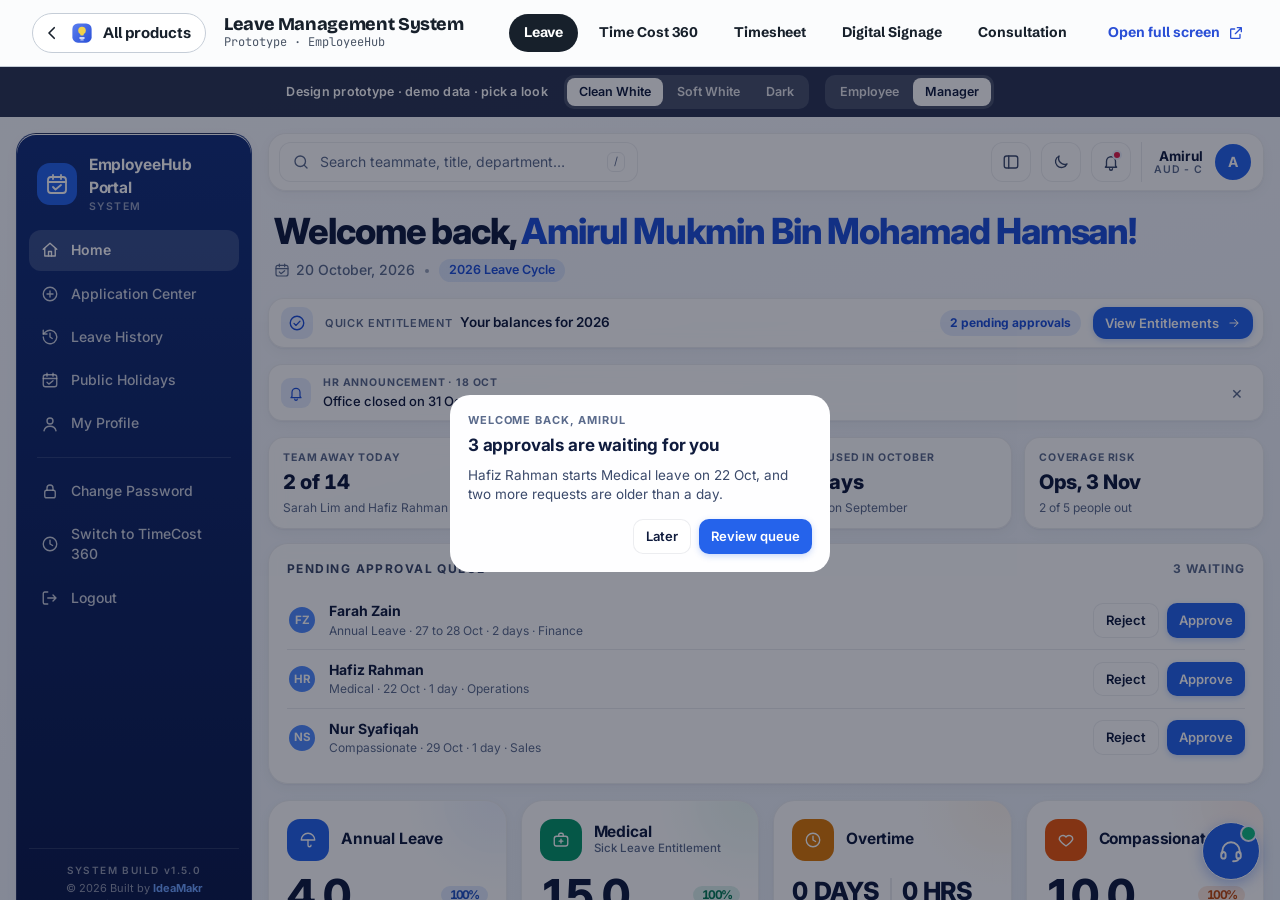
<file: viewer.html>
<!doctype html>
<html lang="en">
<head>
<meta charset="utf-8">
<meta name="viewport" content="width=device-width, initial-scale=1">
<title>Product prototypes · My Studio</title>
<link rel="preconnect" href="https://fonts.googleapis.com">
<link rel="preconnect" href="https://fonts.gstatic.com" crossorigin>
<link href="https://fonts.googleapis.com/css2?family=Schibsted+Grotesk:wght@400;500;700;900&family=Bricolage+Grotesque:wght@700;800&family=JetBrains+Mono:wght@400;600&display=swap" rel="stylesheet">
<style>
/* Layout idea: one slim bar over a full-height stage, so a prototype always feels like the app itself. */
:root {
  --paper: #EDF0F3;
  --ink: #17202B;
  --ink-soft: #4A5566;
  --blue: #2A4FD6;
  --blue-wash: #DDE5FB;
  --orange: #EA580C;
  --rule: #C5CDD7;
  --bar-h: 64px;
}
* { box-sizing: border-box; margin: 0; padding: 0; }
html, body { height: 100%; }
body {
  background: var(--paper);
  color: var(--ink);
  font-family: "Schibsted Grotesk", system-ui, sans-serif;
  font-size: 16px;
  line-height: 1.4;
  -webkit-font-smoothing: antialiased;
  display: flex; flex-direction: column;
  overflow: hidden;
}
:focus-visible { outline: 3px solid var(--blue); outline-offset: 2px; }

/* Smooth hand-off between the home screen and this page */
@view-transition { navigation: auto; }
::view-transition-old(root), ::view-transition-new(root) { animation-duration: .35s; }

/* ---------- Bar ---------- */
.bar {
  flex: none; min-height: var(--bar-h);
  display: flex; align-items: center; gap: 18px;
  padding: 10px clamp(16px, 3vw, 32px);
  background: rgba(255,255,255,.78);
  backdrop-filter: blur(14px) saturate(1.4);
  -webkit-backdrop-filter: blur(14px) saturate(1.4);
  border-bottom: 1px solid var(--rule);
  position: relative; z-index: 5;
}
.back {
  display: inline-flex; align-items: center; gap: 10px;
  text-decoration: none; color: var(--ink); font-weight: 700; font-size: 15px;
  padding: 8px 14px 8px 10px; border: 1px solid var(--rule); border-radius: 999px; background: #fff;
  transition: transform .2s, box-shadow .2s, border-color .2s; flex: none;
}
.back:hover { transform: translateX(-2px); box-shadow: 0 6px 18px rgba(23,32,43,.12); border-color: var(--ink); }
.back svg { width: 18px; height: 18px; }
.back .mark { width: 22px; height: 22px; border-radius: 7px; display: block; }
.now { min-width: 0; flex: none; }
.now h1 { font-family: "Bricolage Grotesque", system-ui, sans-serif; font-weight: 800; font-size: 18px; letter-spacing: -0.02em; line-height: 1.1; white-space: nowrap; }
.now p { font-family: "JetBrains Mono", monospace; font-size: 12px; color: var(--ink-soft); white-space: nowrap; overflow: hidden; text-overflow: ellipsis; max-width: 30ch; }

.tabs { display: flex; gap: 6px; margin-left: auto; overflow-x: auto; padding: 4px; scrollbar-width: none; }
.tabs::-webkit-scrollbar { display: none; }
.tab {
  flex: none; font: inherit; font-size: 14px; font-weight: 700; color: var(--ink);
  border: 1px solid transparent; background: transparent; border-radius: 999px; padding: 8px 14px; cursor: pointer;
  transition: background .2s, color .2s, border-color .2s;
}
.tab:hover { background: var(--blue-wash); }
.tab[aria-selected="true"] { background: var(--ink); color: #fff; }

.newtab {
  flex: none; display: inline-flex; align-items: center; gap: 8px; text-decoration: none; color: var(--blue);
  font-weight: 700; font-size: 14px; padding: 8px 4px;
}
.newtab svg { width: 16px; height: 16px; }
.newtab:hover { text-decoration: underline; }

/* ---------- Stage ---------- */
.stage { flex: 1; min-height: 0; position: relative; background: #fff; }
.stage iframe { position: absolute; inset: 0; width: 100%; height: 100%; border: 0; background: #fff; opacity: 0; transition: opacity .45s ease; }
.stage.ready iframe { opacity: 1; }
.loading {
  position: absolute; inset: 0; display: grid; place-items: center; align-content: center; gap: 14px; text-align: center;
  background: linear-gradient(135deg, #E4EAF6, #F2F0F8 50%, #E9F3F0); transition: opacity .4s ease; padding: 24px;
}
.stage.ready .loading { opacity: 0; pointer-events: none; }
.loading .bar-track { width: 180px; height: 6px; border-radius: 999px; background: rgba(23,32,43,.12); overflow: hidden; }
.loading .bar-fill { height: 100%; width: 40%; border-radius: 999px; background: var(--blue); animation: slide 1.1s ease-in-out infinite; }
@keyframes slide { 0% { transform: translateX(-100%); } 100% { transform: translateX(260%); } }
.loading p { font-family: "JetBrains Mono", monospace; font-size: 13px; color: var(--ink-soft); }

@media (max-width: 860px) {
  .bar { flex-wrap: wrap; row-gap: 6px; }
  .now p { display: none; }
  .tabs { order: 3; width: 100%; margin-left: 0; padding: 0 0 4px; }
  .newtab { margin-left: auto; }
  .newtab span { display: none; }
}
@media (prefers-reduced-motion: reduce) {
  *, *::before, *::after { animation: none !important; transition: none !important; }
  .loading .bar-fill { width: 100%; }
}
</style>
</head>
<body>

<header class="bar">
  <a class="back" href="index.html#products" id="back" aria-label="Back to the My Studio home screen">
    <svg viewBox="0 0 24 24" fill="none" stroke="currentColor" stroke-width="2.2" stroke-linecap="round" stroke-linejoin="round" aria-hidden="true"><path d="M15 5l-7 7 7 7"/></svg>
    <svg class="mark" viewBox="0 0 64 64" aria-hidden="true"><defs><linearGradient id="vt" x1="0" y1="0" x2="1" y2="1"><stop offset="0" stop-color="#5B7FF0"/><stop offset="1" stop-color="#2A4FD6"/></linearGradient></defs><rect x="4" y="4" width="56" height="56" rx="16" fill="url(#vt)"/><circle cx="32" cy="25" r="11" fill="#F2D24B"/><rect x="27" y="33" width="10" height="6" rx="2" fill="#F2D24B"/><rect x="24" y="44" width="16" height="4.5" rx="2.25" fill="#fff"/><rect x="27" y="50" width="10" height="4" rx="2" fill="#fff" fill-opacity=".7"/></svg>
    All products
  </a>
  <div class="now">
    <h1 id="now-name">Leave Management System</h1>
    <p id="now-note">Prototype</p>
  </div>
  <nav class="tabs" role="tablist" aria-label="Switch prototype" id="tabs"></nav>
  <a class="newtab" id="newtab" href="prototypes/leave.html" target="_blank" rel="noopener">
    <span>Open full screen</span>
    <svg viewBox="0 0 24 24" fill="none" stroke="currentColor" stroke-width="2" stroke-linecap="round" stroke-linejoin="round" aria-hidden="true"><path d="M14 4h6v6M20 4l-9 9M18 14v5a1 1 0 0 1-1 1H5a1 1 0 0 1-1-1V7a1 1 0 0 1 1-1h5"/></svg>
  </a>
</header>

<main class="stage" id="stage">
  <div class="loading" id="loading" role="status">
    <div class="bar-track"><div class="bar-fill"></div></div>
    <p id="loading-text">Opening prototype</p>
  </div>
  <iframe id="frame" title="Product prototype"
    sandbox="allow-scripts allow-same-origin allow-forms allow-popups allow-modals allow-downloads"></iframe>
</main>

<noscript>
  <p style="padding:24px">Prototypes need JavaScript. Open them directly:
    <a href="prototypes/leave.html">Leave</a>, <a href="prototypes/timecost360.html">Time Cost 360</a>,
    <a href="prototypes/timesheet.html">Timesheet</a>, <a href="prototypes/signage.html">Digital Signage</a>,
    <a href="prototypes/consultation.html">Consultation booking</a>.</p>
</noscript>

<script>
(function () {
  var PRODUCTS = [
    { slug: 'leave',        tab: 'Leave',        name: 'Leave Management System',            note: 'Prototype · EmployeeHub',      file: 'prototypes/leave.html' },
    { slug: 'timecost360',  tab: 'Time Cost 360', name: 'Time Cost 360',                      note: 'Prototype · Project cost',     file: 'prototypes/timecost360.html' },
    { slug: 'timesheet',    tab: 'Timesheet',    name: 'Timesheet',                          note: 'Prototype · Weekly hours',     file: 'prototypes/timesheet.html' },
    { slug: 'signage',      tab: 'Digital Signage', name: 'Digital Signage',                 note: 'Prototype · Screens',          file: 'prototypes/signage.html' },
    { slug: 'consultation', tab: 'Consultation', name: 'Consultation booking & registration', note: 'Prototype · Clinic',           file: 'prototypes/consultation.html' }
  ];

  var stage = document.getElementById('stage');
  var frame = document.getElementById('frame');
  var tabs = document.getElementById('tabs');
  var nowName = document.getElementById('now-name');
  var nowNote = document.getElementById('now-note');
  var newtab = document.getElementById('newtab');
  var loadingText = document.getElementById('loading-text');
  var current = null;

  function find(slug) { for (var i = 0; i < PRODUCTS.length; i++) if (PRODUCTS[i].slug === slug) return PRODUCTS[i]; return null; }

  PRODUCTS.forEach(function (p) {
    var b = document.createElement('button');
    b.type = 'button'; b.className = 'tab'; b.id = 'tab-' + p.slug; b.setAttribute('role', 'tab');
    b.setAttribute('aria-selected', 'false'); b.textContent = p.tab; b.dataset.slug = p.slug;
    b.addEventListener('click', function () { show(p.slug, true); });
    b.addEventListener('keydown', function (e) {
      var i = PRODUCTS.indexOf(p), n = null;
      if (e.key === 'ArrowRight') n = PRODUCTS[(i + 1) % PRODUCTS.length];
      if (e.key === 'ArrowLeft') n = PRODUCTS[(i + PRODUCTS.length - 1) % PRODUCTS.length];
      if (n) { e.preventDefault(); show(n.slug, true); document.getElementById('tab-' + n.slug).focus(); }
    });
    tabs.appendChild(b);
  });

  function show(slug, push) {
    var p = find(slug) || PRODUCTS[0];
    if (current === p.slug) return;
    current = p.slug;
    stage.classList.remove('ready');
    loadingText.textContent = 'Opening ' + p.name;
    frame.src = p.file;
    nowName.textContent = p.name;
    nowNote.textContent = p.note;
    newtab.href = p.file;
    document.title = p.name + ' · My Studio';
    PRODUCTS.forEach(function (q) {
      var t = document.getElementById('tab-' + q.slug);
      t.setAttribute('aria-selected', q.slug === p.slug ? 'true' : 'false');
      t.tabIndex = q.slug === p.slug ? 0 : -1;
      if (q.slug === p.slug && push) t.scrollIntoView({ inline: 'center', block: 'nearest', behavior: 'smooth' });
    });
    try { history.replaceState(null, '', '?p=' + p.slug); } catch (e) {}
  }

  // If a prototype is slow (it loads fonts or libraries), reveal it after a short wait rather than leave the loader up.
  frame.addEventListener('load', function () { stage.classList.add('ready'); });
  setTimeout(function () { if (current) stage.classList.add('ready'); }, 6000);

  document.addEventListener('keydown', function (e) {
    if (e.key === 'Escape') window.location.href = 'index.html#products';
  });

  var q = new URLSearchParams(location.search).get('p');
  show(q, false);
})();
</script>
</body>
</html>
</file>
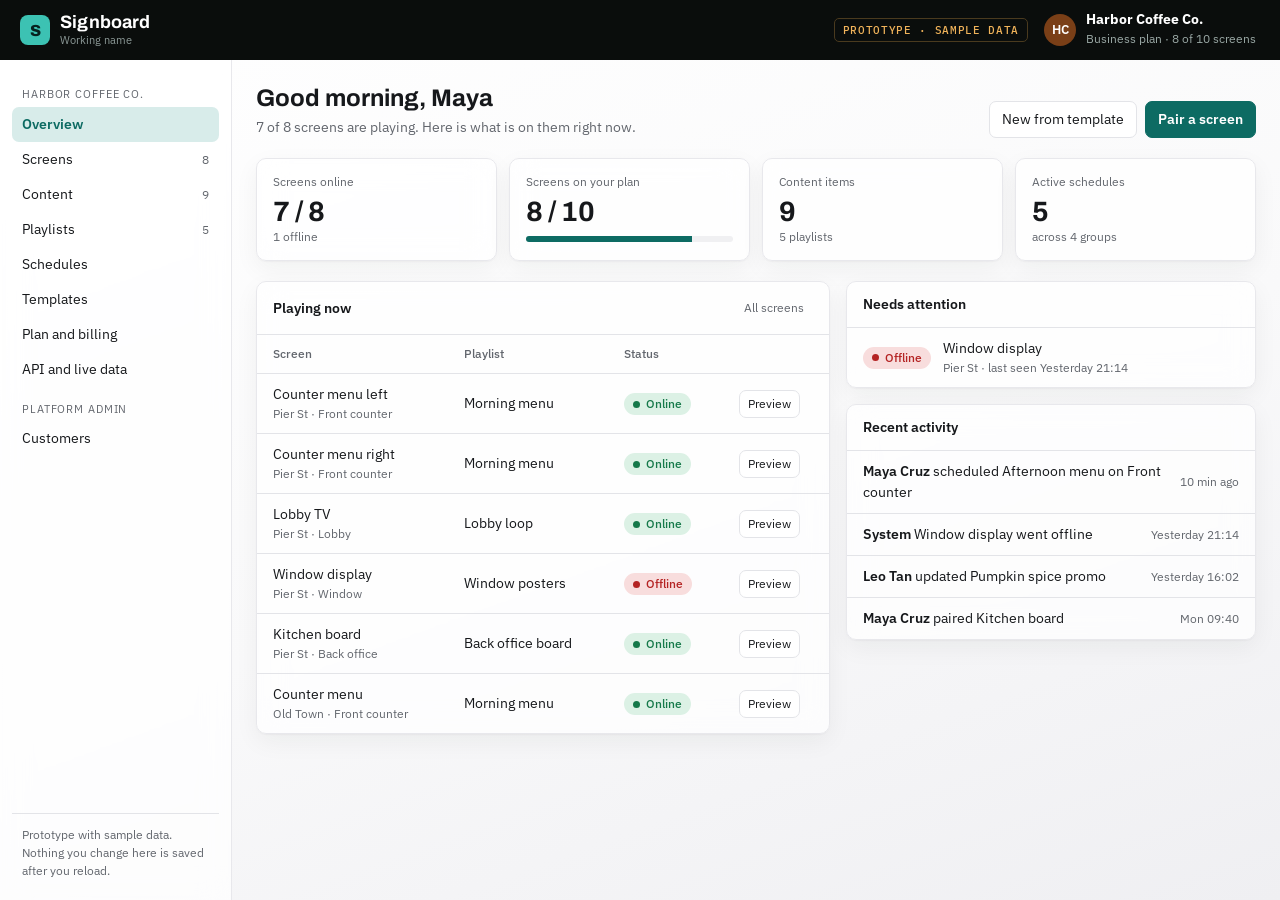
<file: prototypes/signage.html>
<!doctype html><html><head><meta charset=utf8><meta name=viewport content="width=device-width,initial-scale=1,viewport-fit=cover"><style>:root{color-scheme:light;box-sizing:border-box;padding-top:env(safe-area-inset-top,0px);padding-bottom:env(safe-area-inset-bottom,0px)}html{scroll-padding-top:env(safe-area-inset-top,0px)}body{margin:0;padding:0;font:14px -apple-system,BlinkMacSystemFont,sans-serif;background:#fff;color:#000}img{max-width:100%}[hidden]:not([hidden=until-found i]){display:none!important}</style></head><body>
<title>Signboard Prototype</title>
<meta name="claude:viewport-fit-sides" content="cover">
<link rel="preconnect" href="https://fonts.googleapis.com">
<link rel="stylesheet" href="https://fonts.googleapis.com/css2?family=Archivo:wght@500;700;800&family=IBM+Plex+Mono:wght@400;500&family=IBM+Plex+Sans:wght@400;500;600&display=swap">
<style>
/* Layout: app shell, fixed sidebar of sections on the left, working area on the right; collapses to a top tab strip on phones */
:root{
  --bg:#f8f8f9; --surface:#ffffff; --sunk:#f0f0f2; --ink:#16181b; --muted:#62666d; --line:#e3e4e8;
  --accent:#0d6b63; --accent-ink:#ffffff; --accent-soft:#d8ecea;
  --good:#16794a; --good-soft:#dcf1e5; --warn:#a85a07; --warn-soft:#f8ead5; --bad:#b42323; --bad-soft:#f8dddd;
  --f-ui:"IBM Plex Sans",system-ui,-apple-system,"Segoe UI",sans-serif;
  --f-mono:"IBM Plex Mono",ui-monospace,Menlo,Consolas,monospace;
  --f-sign:"Archivo","Arial Narrow",Arial,sans-serif;
  --bar:#0a0d0c;
  --glass:rgba(255,255,255,.72); --glass-line:#e8e8ec;
  --bg-grad:linear-gradient(160deg,#ffffff 0%,#f9f9fa 55%,#efeff2 100%);
  color-scheme:light;
}
*{box-sizing:border-box}
html,body{height:100%}
body{background:var(--bg);background-image:var(--bg-grad);background-attachment:fixed;color:var(--ink);font:14px/1.5 var(--f-ui)}
body::before{content:"";position:fixed;inset:0 0 auto;height:env(safe-area-inset-top,0px);z-index:10;background:var(--bar)}
button,input,select,textarea{font:inherit;color:inherit}
:focus-visible{outline:2px solid var(--accent);outline-offset:2px}
.app{display:grid;grid-template-columns:232px 1fr;min-height:calc(100% - 60px)}
.side{background:var(--glass);backdrop-filter:blur(14px);-webkit-backdrop-filter:blur(14px);border-right:1px solid var(--glass-line);padding:12px 12px 20px;display:flex;flex-direction:column;gap:4px;position:sticky;top:calc(60px + env(safe-area-inset-top,0px));height:calc(100vh - 60px);overflow:auto}
.brand{display:flex;align-items:center;gap:10px}
.brand-mark{width:30px;height:30px;border-radius:8px;background:#3cc2b3;display:grid;place-items:center;color:#06211e;font:800 16px var(--f-sign)}
.brand b{font:700 18px var(--f-sign);letter-spacing:.01em;color:#fff}
.brand small{display:block;color:#8d9a98;font-size:11px;line-height:1.2}
.nav-label{font-size:11px;text-transform:uppercase;letter-spacing:.08em;color:var(--muted);padding:14px 10px 4px}
.nav a{display:flex;justify-content:space-between;align-items:center;padding:7px 10px;border-radius:7px;color:var(--ink);text-decoration:none}
.nav a:hover{background:var(--sunk)}
.nav a[aria-current="page"]{background:var(--accent-soft);color:var(--accent);font-weight:600}
.nav a .count{font:12px var(--f-mono);color:var(--muted)}
.side-foot{margin-top:auto;padding:12px 10px 0;border-top:1px solid var(--line);font-size:12px;color:var(--muted)}
.main{min-width:0;display:flex;flex-direction:column}
.top{display:flex;align-items:center;gap:12px;justify-content:space-between;min-height:60px;padding-block:10px;padding-left:max(20px,env(safe-area-inset-left,0px));padding-right:max(24px,env(safe-area-inset-right,0px));background:var(--bar);color:#fff;flex-wrap:wrap;position:sticky;top:env(safe-area-inset-top,0px);z-index:20}
.tenant{display:flex;align-items:center;gap:10px;min-width:0}
.tenant .av{width:32px;height:32px;border-radius:50%;background:#7a3f17;color:#fff;display:grid;place-items:center;font-weight:600;font-size:13px;flex:none}
.tenant b{display:block;line-height:1.2;color:#fff}
.tenant span{color:#9aa8a5;font-size:12px}
.proto{font:500 11px var(--f-mono);text-transform:uppercase;letter-spacing:.06em;color:#f0b35a;border:1px solid #4a3a1e;padding:4px 8px;border-radius:5px}
.view{padding-block:24px 48px;padding-left:max(24px,env(safe-area-inset-left,0px));padding-right:max(24px,env(safe-area-inset-right,0px));display:flex;flex-direction:column;gap:20px;max-width:1240px;width:100%}
.head{display:flex;align-items:flex-end;justify-content:space-between;gap:12px;flex-wrap:wrap}
.head h1{margin:0;font:700 24px/1.2 var(--f-sign);text-wrap:balance}
.head p{margin:4px 0 0;color:var(--muted);max-width:62ch}
.row{display:flex;gap:8px;flex-wrap:wrap;align-items:center}
.btn{border:1px solid var(--line);background:var(--surface);padding:7px 12px;border-radius:7px;cursor:pointer;display:inline-flex;align-items:center;gap:6px;white-space:nowrap}
a.btn{text-decoration:none;color:var(--ink)}
.btn:hover{border-color:var(--muted)}
.btn.primary,a.btn.primary{background:var(--accent);border-color:var(--accent);color:var(--accent-ink);font-weight:600}
.btn.ghost{border-color:transparent;background:transparent;color:var(--muted)}
.btn.ghost:hover{background:var(--sunk);color:var(--ink)}
.btn.sm{padding:4px 8px;font-size:12px}
.btn.danger{color:var(--bad)}
.chip{border:1px solid var(--line);background:var(--surface);padding:5px 11px;border-radius:99px;cursor:pointer;font-size:13px}
.chip[aria-pressed="true"]{background:var(--ink);color:var(--bg);border-color:var(--ink)}
.panel,.tile,.card,.plan{background:var(--glass)!important;border-color:var(--glass-line)!important;backdrop-filter:blur(14px);-webkit-backdrop-filter:blur(14px);box-shadow:0 1px 2px rgba(16,30,28,.04),0 8px 24px rgba(16,30,28,.05)}
.plan.cur{border-color:var(--accent)!important}
.panel{background:var(--surface);border:1px solid var(--line);border-radius:10px}
.panel-h{display:flex;justify-content:space-between;align-items:center;padding:12px 16px;border-bottom:1px solid var(--line);gap:8px}
.panel-h h2{margin:0;font-size:14px;font-weight:600}
.panel-b{padding:16px}
.tiles{display:grid;grid-template-columns:repeat(auto-fit,minmax(170px,1fr));gap:12px}
.tile{background:var(--surface);border:1px solid var(--line);border-radius:10px;padding:14px 16px}
.tile .k{color:var(--muted);font-size:12px}
.tile .v{font:700 28px/1.2 var(--f-sign);font-variant-numeric:tabular-nums;margin-top:4px}
.tile .s{font-size:12px;color:var(--muted)}
.meter{height:6px;background:var(--sunk);border-radius:3px;overflow:hidden;margin-top:8px}
.meter i{display:block;height:100%;background:var(--accent)}
.meter.full i{background:var(--warn)}
.grid2{display:grid;grid-template-columns:1.4fr 1fr;gap:16px}
.grid2>*{min-width:0}
.pill{display:inline-flex;align-items:center;gap:6px;font-size:12px;padding:2px 9px;border-radius:99px;font-weight:500}
.pill::before{content:"";width:7px;height:7px;border-radius:50%;background:currentColor}
.pill.on{color:var(--good);background:var(--good-soft)}
.pill.off{color:var(--bad);background:var(--bad-soft)}
.pill.trial{color:var(--warn);background:var(--warn-soft)}
.tbl-wrap{overflow-x:auto}
table{width:100%;border-collapse:collapse}
th{text-align:left;font-weight:500;color:var(--muted);font-size:12px;padding:10px 16px;border-bottom:1px solid var(--line);white-space:nowrap}
td{padding:10px 16px;border-bottom:1px solid var(--line);vertical-align:middle}
tr:last-child td{border-bottom:0}
td .sub{display:block;color:var(--muted);font-size:12px}
.num{font-variant-numeric:tabular-nums;font-family:var(--f-mono);font-size:13px}
.list{list-style:none;margin:0;padding:0}
.list li{display:flex;gap:12px;align-items:center;padding:10px 16px;border-bottom:1px solid var(--line)}
.list li:last-child{border-bottom:0}
.list .when{margin-left:auto;color:var(--muted);font-size:12px;white-space:nowrap}
.empty{color:var(--muted);padding:16px}
.cards{display:grid;grid-template-columns:repeat(auto-fill,minmax(220px,1fr));gap:14px}
.card{background:var(--surface);border:1px solid var(--line);border-radius:10px;overflow:hidden;display:flex;flex-direction:column}
.card .meta{padding:10px 12px;display:flex;flex-direction:column;gap:2px}
.card .meta b{font-weight:600}
.card .meta span{color:var(--muted);font-size:12px}
.card .acts{display:flex;gap:6px;padding:0 12px 12px;margin-top:auto}
.kind{font:500 11px var(--f-mono);text-transform:uppercase;letter-spacing:.05em;color:var(--muted)}
.split{display:grid;grid-template-columns:260px 1fr;gap:16px}
.split>*{min-width:0}
.pl-list button{display:block;width:100%;text-align:left;border:0;background:none;padding:10px 16px;border-bottom:1px solid var(--line);cursor:pointer}
.pl-list button:last-child{border-bottom:0}
.pl-list button[aria-current="true"]{background:var(--accent-soft);color:var(--accent);font-weight:600}
.pl-list small{display:block;color:var(--muted);font-weight:400;font-size:12px}
.pl-item{display:grid;grid-template-columns:28px 120px 1fr auto;gap:12px;align-items:center;padding:10px 16px;border-bottom:1px solid var(--line)}
.pl-item .idx{font:500 12px var(--f-mono);color:var(--muted)}
.pl-item input{width:64px;padding:4px 6px;border:1px solid var(--line);border-radius:6px;background:var(--surface)}
.field{display:flex;flex-direction:column;gap:4px}
.field label{font-size:12px;color:var(--muted);font-weight:500}
.field input,.field select,.field textarea{border:1px solid var(--line);border-radius:7px;padding:8px 10px;background:var(--surface);width:100%}
.field textarea{min-height:110px;font-family:var(--f-mono);font-size:12px}
.field .hint{font-size:12px;color:var(--muted)}
.err{color:var(--bad);font-size:13px}
.form{display:grid;gap:12px}
/* week grid */
.week{display:grid;grid-template-columns:44px repeat(7,minmax(70px,1fr));min-width:620px}
.week .dh{font-size:12px;color:var(--muted);text-align:center;padding:8px 0;border-bottom:1px solid var(--line)}
.week .hours{position:relative}
.week .hours div{height:28px;font:11px var(--f-mono);color:var(--muted);text-align:right;padding-right:6px;transform:translateY(-7px)}
.week .day{position:relative;border-left:1px solid var(--line);background:repeating-linear-gradient(to bottom,transparent 0 27px,var(--line) 27px 28px)}
.blk{position:absolute;left:3px;right:3px;border-radius:5px;padding:3px 6px;font-size:11px;line-height:1.3;overflow:hidden;color:var(--ink);border-left:3px solid}
.c0{background:color-mix(in srgb,#0d6b63 18%,var(--surface));border-color:#0d6b63}
.c1{background:color-mix(in srgb,#b8611d 18%,var(--surface));border-color:#b8611d}
.c2{background:color-mix(in srgb,#5a54b8 18%,var(--surface));border-color:#5a54b8}
.c3{background:color-mix(in srgb,#2f7ab0 18%,var(--surface));border-color:#2f7ab0}
.c4{background:color-mix(in srgb,#9a3d74 18%,var(--surface));border-color:#9a3d74}
.days{display:flex;gap:4px;flex-wrap:wrap}
.days label{display:flex;align-items:center;gap:4px;font-size:13px;border:1px solid var(--line);border-radius:6px;padding:4px 8px}
/* plans */
.plans{display:grid;grid-template-columns:repeat(auto-fit,minmax(220px,1fr));gap:14px}
.plan{background:var(--surface);border:1px solid var(--line);border-radius:10px;padding:18px;display:flex;flex-direction:column;gap:10px}
.plan.cur{border:2px solid var(--accent)}
.plan h3{margin:0;font:700 18px var(--f-sign)}
.plan .price{font:700 30px var(--f-sign);font-variant-numeric:tabular-nums}
.plan .price small{font:400 13px var(--f-ui);color:var(--muted)}
.plan ul{margin:0;padding-left:18px;color:var(--muted);font-size:13px}
.plan .total{font-size:13px;border-top:1px solid var(--line);padding-top:10px;margin-top:auto}
input[type=range]{width:100%;accent-color:var(--accent)}
/* modal & toast */
.scrim{position:fixed;inset:0;background:rgba(10,18,17,.55);display:grid;place-items:center;padding:16px;z-index:50}
.modal{background:var(--surface);border-radius:12px;width:min(560px,100%);max-height:calc(100% - 32px);overflow:auto;box-shadow:0 20px 60px rgba(0,0,0,.3)}
.modal.wide{width:min(1000px,100%)}
.modal-h{display:flex;justify-content:space-between;align-items:center;padding:16px 20px;border-bottom:1px solid var(--line)}
.modal-h h2{margin:0;font:700 18px var(--f-sign)}
.modal-b{padding:20px}
.modal-f{display:flex;justify-content:flex-end;gap:8px;padding:14px 20px;border-top:1px solid var(--line)}
.ed{display:grid;grid-template-columns:300px 1fr;gap:20px;align-items:start}
.ed>*{min-width:0}
.toast{position:fixed;bottom:calc(20px + env(safe-area-inset-bottom,0px));left:50%;transform:translateX(-50%);background:var(--ink);color:var(--bg);padding:10px 16px;border-radius:8px;z-index:60;font-size:13px}
/* player */
.player{position:fixed;inset:0;background:#050807;z-index:70;display:flex;flex-direction:column;align-items:center;justify-content:center;gap:14px;padding:16px}
.player .stage{border-radius:6px;box-shadow:0 0 0 10px #1b1f1e,0 0 0 11px #2e3433;flex:none}
.player-bar{display:flex;gap:10px;align-items:center;color:#cfd8d6;font-size:13px;flex-wrap:wrap;justify-content:center}
.player-bar .btn{background:#1b2321;border-color:#2e3836;color:#e7efed}
.prog{width:min(100%,640px);height:3px;background:#1d2524;border-radius:2px;overflow:hidden}
.prog i{display:block;height:100%;width:0;background:#3cc2b3}

/* ===== Slides: what screens show. Fixed colors are content, not theme. ===== */
.stage{position:relative;aspect-ratio:16/9;max-width:100%;container-type:inline-size;overflow:hidden;background:#000}
.frame{aspect-ratio:16/9;background:var(--sunk);display:grid;place-items:center;overflow:hidden;border-bottom:1px solid var(--line);max-width:100%}
.frame.big{aspect-ratio:4/3;border:1px solid var(--line);border-radius:8px}
.frame>.stage.tall{height:100%;width:auto}
.frame>.stage.wide{width:100%;height:auto}
.fmt{font:500 11px var(--f-mono);color:var(--muted);border:1px solid var(--line);border-radius:4px;padding:1px 5px;white-space:nowrap}
.sl.sl-lay{padding:0;display:grid;gap:.3cqw;background:#000}
.zone{position:relative;overflow:hidden;background:#232b2a;display:grid;place-items:center;color:#9aa8a5;font:500 2.2cqw/1.2 var(--f-ui);text-align:center;padding:1cqw;border:.25cqw dashed #4a5654}
.zone.has{border:0;padding:0;background:#000}
.zone img,.zone video{position:absolute;inset:0;width:100%;height:100%;object-fit:cover}
.zone.contain img,.zone.contain video{object-fit:contain}
.pickable .zone{cursor:pointer}
.pickable .zone:hover{outline:3px solid #3cc2b3;outline-offset:-3px}
.zl{position:absolute;left:1cqw;top:1cqw;background:rgba(0,0,0,.6);color:#fff;font:600 2cqw var(--f-mono);padding:.2cqw .8cqw;border-radius:.6cqw;z-index:1}
.zrow{display:grid;grid-template-columns:28px 1fr;gap:8px;align-items:center;padding:8px 0;border-top:1px solid var(--line)}
.zrow .zk{font:600 13px var(--f-mono);background:var(--sunk);border-radius:5px;text-align:center;padding:2px 0}
.lays{display:grid;grid-template-columns:repeat(auto-fill,minmax(84px,1fr));gap:8px}
.lays button{border:1px solid var(--line);background:var(--surface);border-radius:7px;padding:6px;cursor:pointer;display:flex;flex-direction:column;gap:4px;font-size:11px;color:var(--muted);align-items:center}
.lays button[aria-pressed="true"]{border:2px solid var(--accent);color:var(--ink)}
.mini{display:grid;gap:2px;width:100%;max-height:60px;margin:auto}
.mini i{background:var(--accent-soft);border:1px solid var(--accent);border-radius:2px}
.code{font:12px/1.6 var(--f-mono);background:var(--sunk);padding:12px 14px;border-radius:8px;overflow-x:auto;white-space:pre;margin:0;max-width:100%}
.code-wrap{position:relative;min-width:0}
.mth{font:600 11px var(--f-mono);padding:2px 6px;border-radius:4px;background:var(--accent-soft);color:var(--accent)}
.mth.post,.mth.put{background:var(--warn-soft);color:var(--warn)}
.st-ok{color:var(--good);font:500 12px var(--f-mono)}
.st-bad{color:var(--bad);font:500 12px var(--f-mono)}
.flash{animation:flash 1s ease-out}
@keyframes flash{from{box-shadow:0 0 0 4px #3cc2b3}to{box-shadow:0 0 0 0 transparent}}
.sl{position:absolute;inset:0;background:var(--sbg);color:var(--sfg);font-family:var(--f-sign);padding:5cqw 6cqw;display:flex;flex-direction:column}
.sl h2{font-size:6cqw;line-height:1;margin:0 0 3cqw;font-weight:800;letter-spacing:-.01em}
.sl-menu ul{list-style:none;margin:0;padding:0;columns:2;column-gap:6cqw}
.sl-menu li{display:flex;justify-content:space-between;gap:2cqw;font-size:2.9cqw;font-weight:500;padding:1.1cqw 0;border-bottom:.2cqw dotted color-mix(in srgb,var(--sfg) 40%,transparent);break-inside:avoid}
.sl-menu li b{color:var(--sac);font-weight:700}
.sl-foot{margin-top:auto;font-size:2.2cqw;opacity:.8}
.sl-promo{justify-content:center}
.sl-promo h2{font-size:9.5cqw;max-width:70%;text-wrap:balance}
.sl-promo p{font-size:3.2cqw;margin:0;font-weight:500;max-width:60%}
.sl-promo .tag{position:absolute;right:7cqw;top:50%;transform:translateY(-50%) rotate(-8deg);width:22cqw;height:22cqw;border-radius:50%;background:var(--sac);color:var(--sbg);display:grid;place-items:center;font-size:6cqw;font-weight:800}
.sl-welcome h2{font-size:7.5cqw;max-width:80%;margin-top:4cqw;text-wrap:balance}
.sl-welcome p{font-size:2.8cqw;margin:0;opacity:.85;font-family:var(--f-ui)}
.sl-strip{margin-top:auto;display:flex;gap:4cqw;align-items:baseline;border-top:.3cqw solid var(--sac);padding-top:2cqw}
.sl-strip .t{font:500 5cqw var(--f-mono)}
.sl-strip .w{font-size:2.6cqw;font-family:var(--f-ui)}
.sl-kpi .ks{display:grid;grid-template-columns:repeat(3,1fr);gap:3cqw;flex:1}
.sl-kpi .kk{background:color-mix(in srgb,var(--sfg) 6%,transparent);border-radius:1.2cqw;padding:3cqw;display:flex;flex-direction:column;gap:1cqw}
.sl-kpi .kl{font-size:2.2cqw;font-family:var(--f-ui);opacity:.75}
.sl-kpi .kv{font-size:7cqw;font-weight:800;line-height:1}
.sl-kpi .kb{margin-top:auto;height:1.2cqw;background:color-mix(in srgb,var(--sfg) 12%,transparent);border-radius:1cqw;overflow:hidden}
.sl-kpi .kb i{display:block;height:100%;background:var(--sac)}
.sl-kpi .kt{font-size:1.8cqw;font-family:var(--f-ui);opacity:.7}
.sl-news ol{margin:0;padding:0;list-style:none;display:flex;flex-direction:column;gap:2cqw}
.sl-news li{font-size:3.4cqw;font-weight:600;padding-left:3cqw;border-left:.8cqw solid var(--sac);line-height:1.15}
.sl-tick{position:absolute;left:0;right:0;bottom:0;background:var(--sac);color:var(--sbg);font-size:2.4cqw;font-weight:700;padding:1.4cqw 0;white-space:nowrap;overflow:hidden}
.sl-tick span{display:inline-block;padding-left:100%;animation:tick 18s linear infinite}
@keyframes tick{to{transform:translateX(-100%)}}
.sl-cal .ev{display:grid;grid-template-columns:14cqw 1fr auto;gap:3cqw;align-items:baseline;padding:2cqw 0;border-bottom:.2cqw solid color-mix(in srgb,var(--sfg) 20%,transparent);font-size:3.2cqw}
.sl-cal .ev .tm{font:500 3.2cqw var(--f-mono);color:var(--sac)}
.sl-cal .ev .rm{font-size:2.4cqw;opacity:.75;font-family:var(--f-ui)}
.sl-clock{align-items:center;justify-content:center;text-align:center;gap:1cqw}
.sl-clock .big{font:500 17cqw/1 var(--f-mono);letter-spacing:-.02em}
.sl-clock .dt{font-size:3.4cqw;font-weight:700;color:var(--sac)}
.sl-clock .w{font-size:2.6cqw;font-family:var(--f-ui);opacity:.8;margin-top:2cqw}
.sl-img{padding:0}
.sl-img img{width:100%;height:100%;object-fit:cover;display:block}
@media (prefers-reduced-motion:reduce){.sl-tick span{animation:none;padding-left:3cqw}}

@media (max-width:900px){
  .app{grid-template-columns:1fr}
  .side{position:static;height:auto;flex-direction:row;overflow-x:auto;padding:8px max(16px,env(safe-area-inset-left,0px));border-right:0;border-bottom:1px solid var(--glass-line);align-items:center}
  .brand small,.nav-label,.side-foot,.proto{display:none}
  .top{padding-left:max(16px,env(safe-area-inset-left,0px))}
  .nav{display:flex;gap:2px}
  .nav a{white-space:nowrap}
  .nav a .count{display:none}
  .grid2,.split,.ed{grid-template-columns:1fr}
  .top,.view{padding-left:max(16px,env(safe-area-inset-left,0px));padding-right:max(16px,env(safe-area-inset-right,0px))}
  .pl-item{grid-template-columns:24px 88px 1fr;}
  .pl-item .ctl{grid-column:2 / -1}
}
</style>

<header class="top">
  <div class="brand"><div class="brand-mark">S</div><div><b>Signboard</b><small>Working name</small></div></div>
  <div class="row" style="gap:16px">
    <span class="proto">Prototype · sample data</span>
    <div class="tenant"><div class="av">HC</div><div><b id="tName">Harbor Coffee Co.</b><span id="tPlan"></span></div></div>
  </div>
</header>
<div class="app">
  <aside class="side">
    <nav class="nav" id="nav" aria-label="Sections"></nav>
    <div class="side-foot">Prototype with sample data. Nothing you change here is saved after you reload.</div>
  </aside>
  <div class="main">
    <main class="view" id="view"></main>
  </div>
</div>
<div id="layer"></div>

<script>
const PLANS={
  starter:{name:'Starter',price:12,feats:['Content library and playlists','Basic scheduling','Clock and weather widgets','Email support']},
  business:{name:'Business',price:18,feats:['Everything in Starter','All templates and live-data widgets','Screen groups and day-part schedules','Emergency override']},
  enterprise:{name:'Enterprise',price:28,feats:['Everything in Business','Approvals and audit log','Proof-of-play analytics','SSO and priority support']}
};
const S={
  tenant:{name:'Harbor Coffee Co.',plan:'business',limit:10},
  groups:['Front counter','Lobby','Window','Back office'],
  content:[
    {id:'c1',name:'Morning menu board',kind:'menu',dur:15,d:{title:'Morning menu',items:[['Flat white','4.20'],['Cappuccino','4.20'],['Cold brew','4.80'],['Almond croissant','3.90'],['Avocado toast','8.50'],['Overnight oats','5.20']],note:'Oat milk at no extra charge',bg:'#1d2b26',fg:'#f3ead8',accent:'#e3a857'}},
    {id:'c2',name:'Pumpkin spice promo',kind:'promo',dur:10,d:{title:'Pumpkin spice is back',sub:'Every latte, all of November',tag:'$4.90',bg:'#c2541b',fg:'#fff6ec',accent:'#2b1a10'}},
    {id:'c3',name:'Lobby welcome',kind:'welcome',dur:12,d:{title:'Welcome to Harbor Coffee',sub:'Free Wi-Fi: HarborGuest · Ask us about catering',weather:'18°C, light rain',bg:'#0f3b4c',fg:'#eaf6f8',accent:'#7fd1e0'}},
    {id:'c4',name:'Store KPIs',kind:'kpi',dur:15,d:{title:'Today at Pier St',kpis:[['Orders','412','75'],['Average wait','3m 40s','60'],['Rating','4.8','96']],bg:'#f2f2ee',fg:'#1b1f1d',accent:'#2f7d5b'}},
    {id:'c5',name:'Team announcements',kind:'news',dur:15,d:{title:'Team news',items:['Holiday rota is up in the back office','New oat milk supplier from 4 November','Welcome Priya to the Pier St team'],ticker:'Clean the grinder at the end of every closing shift',bg:'#ffffff',fg:'#1a1a1a',accent:'#c2541b'}},
    {id:'c6',name:'Catering orders today',kind:'calendar',dur:12,d:{title:'Catering today',events:[['10:30','Brightline Studio','40 cups'],['12:00','City Library','25 sandwiches'],['15:00','Harbor Dental','12 pastries']],bg:'#22223a',fg:'#f1f0ff',accent:'#ffcf5c'}},
    {id:'c7',name:'Clock and weather',kind:'clock',dur:8,d:{city:'Pier St',weather:'18°C, light rain',bg:'#111413',fg:'#ffffff',accent:'#e3a857'}}
  ],
  playlists:[
    {id:'p1',name:'Morning menu',items:[{c:'c1',dur:15},{c:'c2',dur:10},{c:'c7',dur:8}]},
    {id:'p2',name:'Lobby loop',items:[{c:'c3',dur:12},{c:'c2',dur:10},{c:'c7',dur:8}]},
    {id:'p3',name:'Back office board',items:[{c:'c4',dur:15},{c:'c5',dur:15},{c:'c6',dur:12}]},
    {id:'p4',name:'Afternoon menu',items:[{c:'c2',dur:10},{c:'c1',dur:15}]}
  ],
  screens:[
    {id:'s1',name:'Counter menu left',group:'Front counter',site:'Pier St',status:'on',seen:'just now',pl:'p1'},
    {id:'s2',name:'Counter menu right',group:'Front counter',site:'Pier St',status:'on',seen:'just now',pl:'p1'},
    {id:'s3',name:'Lobby TV',group:'Lobby',site:'Pier St',status:'on',seen:'1 min ago',pl:'p2'},
    {id:'s4',name:'Window display',group:'Window',site:'Pier St',status:'off',seen:'Yesterday 21:14',pl:'p2'},
    {id:'s5',name:'Kitchen board',group:'Back office',site:'Pier St',status:'on',seen:'just now',pl:'p3'},
    {id:'s6',name:'Counter menu',group:'Front counter',site:'Old Town',status:'on',seen:'2 min ago',pl:'p1'},
    {id:'s7',name:'Lobby TV',group:'Lobby',site:'Old Town',status:'on',seen:'just now',pl:'p2'},
    {id:'s8',name:'Staff room',group:'Back office',site:'Old Town',status:'on',seen:'just now',pl:'p3'}
  ],
  schedules:[
    {id:'r1',group:'Front counter',pl:'p1',days:[0,1,2,3,4,5,6],start:6,end:11},
    {id:'r2',group:'Front counter',pl:'p4',days:[0,1,2,3,4,5,6],start:11,end:19},
    {id:'r3',group:'Window',pl:'p2',days:[0,1,2,3,4,5,6],start:7,end:21},
    {id:'r4',group:'Back office',pl:'p3',days:[0,1,2,3,4],start:6,end:18},
    {id:'r5',group:'Lobby',pl:'p2',days:[5,6],start:8,end:20}
  ],
  activity:[
    ['Maya Cruz','scheduled Afternoon menu on Front counter','10 min ago'],
    ['System','Window display went offline','Yesterday 21:14'],
    ['Leo Tan','updated Pumpkin spice promo','Yesterday 16:02'],
    ['Maya Cruz','paired Kitchen board','Mon 09:40']
  ],
  customers:[
    ['Harbor Coffee Co.','Cafés','business',8,10,'Active'],
    ['Northside Dental','Clinics','starter',3,5,'Active'],
    ['Kestrel Fitness','Gyms','business',14,20,'Active'],
    ['Mapleton Library','Education','starter',4,4,'Active'],
    ['Brightline Studio','Offices','enterprise',32,40,'Active'],
    ['Grand Pier Hotel','Hotels','business',22,25,'Trial']
  ]
};
const TEMPLATES=[
  {name:'Café menu board',ind:'Restaurants and cafés',kind:'menu',d:{title:'Lunch menu',items:[['Chicken laksa','12.50'],['Veggie bowl','10.90'],['Soup of the day','7.50'],['Iced tea','3.80']],note:'Ask about gluten-free options',bg:'#1d2b26',fg:'#f3ead8',accent:'#e3a857'}},
  {name:'Retail promotion',ind:'Retail',kind:'promo',d:{title:'Weekend sale',sub:'Up to 40% off outerwear',tag:'-40%',bg:'#111827',fg:'#ffffff',accent:'#f9d648'}},
  {name:'Office welcome',ind:'Offices',kind:'welcome',d:{title:'Welcome, visitors from Acme',sub:'Please sign in at reception · Wi-Fi: Guest',weather:'21°C, sunny',bg:'#f4f1fb',fg:'#221c3a',accent:'#6b4fd8'}},
  {name:'Team KPIs',ind:'Offices',kind:'kpi',d:{title:'Sales this week',kpis:[['New deals','27','68'],['Revenue','$84k','81'],['NPS','62','77']],bg:'#0e1a2b',fg:'#eaf2ff',accent:'#4fa3ff'}},
  {name:'Class timetable',ind:'Gyms and schools',kind:'calendar',d:{title:'Classes today',events:[['07:00','Spin','Studio 1'],['12:15','Yoga flow','Studio 2'],['18:30','HIIT','Main floor']],bg:'#14281d',fg:'#effaf2',accent:'#7ee2a8'}},
  {name:'Clinic notice board',ind:'Clinics',kind:'news',d:{title:'Patient notices',items:['Flu vaccines available, walk-ins welcome','Please wear a mask if you have a cough','Late on Thursdays until 8 pm'],ticker:'Please tell reception if your details have changed',bg:'#f5fbff',fg:'#0f2a3d',accent:'#1b7fc4'}},
  {name:'Hotel lobby welcome',ind:'Hotels',kind:'welcome',d:{title:'Welcome to the Grand Pier',sub:'Breakfast 6:30 to 10:30 in the Harbour Room',weather:'24°C, clear',bg:'#2a1f17',fg:'#f7efe4',accent:'#d4a65a'}},
  {name:'Clock and weather',ind:'Any business',kind:'clock',d:{city:'Head office',weather:'20°C, partly cloudy',bg:'#111413',fg:'#ffffff',accent:'#3cc2b3'}}
];
const FIELDS={
  menu:[['title','Heading'],['items','Menu items, one per line: Name | Price','lines',2],['note','Footer note']],
  promo:[['title','Headline'],['sub','Supporting line'],['tag','Price or badge']],
  welcome:[['title','Welcome message'],['sub','Second line'],['weather','Weather (live in the real product)']],
  kpi:[['title','Heading'],['kpis','KPIs, one per line: Label | Value | Progress %','lines',3]],
  news:[['title','Heading'],['items','Announcements, one per line','lines',1],['ticker','Scrolling ticker']],
  calendar:[['title','Heading'],['events','Events, one per line: Time | Name | Detail','lines',3]],
  clock:[['city','Location'],['weather','Weather (live in the real product)']]
};
const KIND_LABEL={menu:'Menu',promo:'Promotion',welcome:'Welcome',kpi:'KPIs',news:'Announcements',calendar:'Calendar',clock:'Clock and weather',image:'Image'};
KIND_LABEL.layout='Media layout';
const DAYS=['Mon','Tue','Wed','Thu','Fri','Sat','Sun'];
const FORMATS={
  land:{n:'Landscape',r:[16,9],px:'1920 × 1080'},
  port:{n:'Portrait',r:[9,16],px:'1080 × 1920'},
  ultra:{n:'Ultrawide',r:[32,9],px:'3840 × 1080'},
  square:{n:'Square',r:[1,1],px:'1080 × 1080'},
  strip:{n:'Shelf strip',r:[4,1],px:'1920 × 480'}
};
const LAYOUTS={
  land:[{id:'full',n:'Full screen',c:'1fr',r:'1fr',a:'"a"'},{id:'main-side',n:'Main + side',c:'2fr 1fr',r:'1fr 1fr',a:'"a b" "a c"'},{id:'grid4',n:'2 × 2 grid',c:'1fr 1fr',r:'1fr 1fr',a:'"a b" "c d"'},{id:'banner',n:'Main + banner',c:'1fr',r:'4fr 1fr',a:'"a" "b"'}],
  port:[{id:'full',n:'Full screen',c:'1fr',r:'1fr',a:'"a"'},{id:'halves',n:'Top + bottom',c:'1fr',r:'1fr 1fr',a:'"a" "b"'},{id:'hero3',n:'Hero + two',c:'1fr 1fr',r:'2fr 1fr',a:'"a a" "b c"'}],
  ultra:[{id:'full',n:'Full width',c:'1fr',r:'1fr',a:'"a"'},{id:'three',n:'Three panels',c:'1fr 1fr 1fr',r:'1fr',a:'"a b c"'},{id:'main2',n:'Main + two',c:'2fr 1fr 1fr',r:'1fr',a:'"a b c"'}],
  square:[{id:'full',n:'Full screen',c:'1fr',r:'1fr',a:'"a"'},{id:'grid4',n:'2 × 2 grid',c:'1fr 1fr',r:'1fr 1fr',a:'"a b" "c d"'}],
  strip:[{id:'full',n:'Full strip',c:'1fr',r:'1fr',a:'"a"'},{id:'two',n:'Two halves',c:'1fr 1fr',r:'1fr',a:'"a b"'},{id:'three',n:'Three parts',c:'1fr 1fr 1fr',r:'1fr',a:'"a b c"'}]
};
const LAY=(f,id)=>LAYOUTS[f].find(l=>l.id===id)||LAYOUTS[f][0];
const zonesOf=l=>[...new Set(l.a.replace(/[^a-z]/g,''))];
const fmtOf=c=>c?.kind==='layout'?c.fmt:'land';
const ratio=f=>FORMATS[f].r[0]/FORMATS[f].r[1];
function genImg(w,h,c1,c2,label){
  try{const cv=document.createElement('canvas');cv.width=w;cv.height=h;const x=cv.getContext('2d');
    const g=x.createLinearGradient(0,0,w,h);g.addColorStop(0,c1);g.addColorStop(1,c2);x.fillStyle=g;x.fillRect(0,0,w,h);
    x.fillStyle='rgba(255,255,255,.14)';for(let i=0;i<6;i++){x.beginPath();x.arc(w*(.15+i*.16),h*(.3+(i%2)*.4),Math.min(w,h)*(.12+(i%3)*.05),0,7);x.fill();}
    x.fillStyle='#fff';x.font=`800 ${Math.round(Math.min(w,h)*.11)}px Archivo, Arial, sans-serif`;x.textAlign='center';x.textBaseline='middle';x.fillText(label,w/2,h/2);
    return cv.toDataURL('image/jpeg',.8);}catch(e){return '';}
}
const Z=(src,type='image',fit='cover')=>({src,type,fit});
S.content.push(
  {id:'c8',name:'Window poster',kind:'layout',fmt:'port',lay:'halves',dur:10,zones:{a:Z(genImg(540,480,'#c2541b','#7a2a0a','Autumn blend')),b:Z(genImg(540,480,'#1d2b26','#3d5a4f','Open 6am–7pm'))}},
  {id:'c9',name:'Lobby photo wall',kind:'layout',fmt:'land',lay:'main-side',dur:10,zones:{a:Z(genImg(960,720,'#0f3b4c','#2f7ab0','Our roastery')),b:Z(genImg(480,360,'#7a3f17','#c98a4b','Single origin')),c:Z(genImg(480,360,'#2f7d5b','#9bd1b3','Catering'))}}
);
S.playlists.find(p=>p.id==='p2').items.splice(1,0,{c:'c9',dur:10});
S.playlists.push({id:'p5',name:'Window posters',items:[{c:'c8',dur:10}]});
S.screens.forEach(s=>s.fmt='land');
S.screens.find(s=>s.id==='s4').fmt='port';S.screens.find(s=>s.id==='s4').pl='p5';
S.schedules.find(r=>r.id==='r3').pl='p5';
S.feeds={'store-kpis':'c4'};
S.apilog=[['09:02:11','POST','/v1/feeds/store-kpis',200,'from POS system'],['08:40:03','GET','/v1/screens/s1/now-playing',200,'']];
let uid=100; const nid=p=>p+(uid++);
const esc=s=>String(s??'').replace(/[&<>"']/g,c=>({'&':'&amp;','<':'&lt;','>':'&gt;','"':'&quot;',"'":'&#39;'}[c]));
const $=(s,r=document)=>r.querySelector(s);
const C=id=>S.content.find(c=>c.id===id);
const P=id=>S.playlists.find(p=>p.id===id);
const hhmm=()=>new Date().toLocaleTimeString([], {hour:'2-digit',minute:'2-digit'});
const today=()=>new Date().toLocaleDateString([], {weekday:'long',day:'numeric',month:'long'});

function slide(c){
  if(!c) return '<div class="sl" style="--sbg:#111;--sfg:#888"><p>Missing content</p></div>';
  if(c.kind==='layout') return layoutSlide(c,false);
  const d=c.d, st=`style="--sbg:${esc(d.bg)};--sfg:${esc(d.fg)};--sac:${esc(d.accent)}"`;
  switch(c.kind){
    case 'menu': return `<div class="sl sl-menu" ${st}><h2>${esc(d.title)}</h2><ul>${d.items.map(i=>`<li><span>${esc(i[0])}</span><b>${esc(i[1])}</b></li>`).join('')}</ul><div class="sl-foot">${esc(d.note)}</div></div>`;
    case 'promo': return `<div class="sl sl-promo" ${st}><h2>${esc(d.title)}</h2><p>${esc(d.sub)}</p>${d.tag?`<div class="tag">${esc(d.tag)}</div>`:''}</div>`;
    case 'welcome': return `<div class="sl sl-welcome" ${st}><h2>${esc(d.title)}</h2><p>${esc(d.sub)}</p><div class="sl-strip"><span class="t" data-clock>${hhmm()}</span><span class="w">${esc(d.weather)}</span></div></div>`;
    case 'kpi': return `<div class="sl sl-kpi" ${st}><h2>${esc(d.title)}</h2><div class="ks">${d.kpis.map(k=>`<div class="kk"><span class="kl">${esc(k[0])}</span><span class="kv">${esc(k[1])}</span><div class="kb"><i style="width:${Math.min(100,+k[2]||0)}%"></i></div><span class="kt">${esc(k[2])}% of target</span></div>`).join('')}</div></div>`;
    case 'news': return `<div class="sl sl-news" ${st}><h2>${esc(d.title)}</h2><ol>${d.items.map(i=>`<li>${esc(i)}</li>`).join('')}</ol>${d.ticker?`<div class="sl-tick"><span>${esc(d.ticker)}</span></div>`:''}</div>`;
    case 'calendar': return `<div class="sl sl-cal" ${st}><h2>${esc(d.title)}</h2>${d.events.map(e=>`<div class="ev"><span class="tm">${esc(e[0])}</span><span>${esc(e[1])}</span><span class="rm">${esc(e[2])}</span></div>`).join('')}</div>`;
    case 'clock': return `<div class="sl sl-clock" ${st}><div class="big" data-clock>${hhmm()}</div><div class="dt" data-date>${today()}</div><div class="w">${esc(d.city)} · ${esc(d.weather)}</div></div>`;
    case 'image': return `<div class="sl sl-img" style="--sbg:#000;--sfg:#fff"><img src="${d.src}" alt="${esc(c.name)}"></div>`;
    case 'layout': return layoutSlide(c,false);
  }
}
function layoutSlide(c,edit){
  const l=LAY(c.fmt,c.lay);
  return `<div class="sl sl-lay" style="--sbg:#000;--sfg:#fff;grid-template-columns:${l.c};grid-template-rows:${l.r};grid-template-areas:${l.a.replace(/"/g,"'")}">${zonesOf(l).map(z=>{const m=c.zones[z];
    return `<div class="zone ${m?'has':''} ${m?.fit==='contain'?'contain':''}" data-z="${z}" style="grid-area:${z}">${edit?`<span class="zl">${z.toUpperCase()}</span>`:''}${m?(m.type==='video'?`<video src="${m.src}" muted autoplay loop playsinline></video>`:`<img src="${m.src}" alt="">`):(edit?'Click to add an image or video':'Empty zone')}</div>`}).join('')}</div>`;
}
const stage=(c,frame)=>{const f=fmtOf(c),r=ratio(f),[w,h]=FORMATS[f].r;
  const st=`<div class="stage ${r<16/9?'tall':'wide'}" style="aspect-ratio:${w}/${h}">${slide(c)}</div>`;
  return frame?`<div class="frame ${frame===2?'big':''}">${st}</div>`:st;};
setInterval(()=>{document.querySelectorAll('[data-clock]').forEach(e=>e.textContent=hhmm());document.querySelectorAll('[data-date]').forEach(e=>e.textContent=today());},10000);

function nowPl(s){
  const now=new Date(), day=(now.getDay()+6)%7, h=now.getHours();
  const r=S.schedules.find(r=>r.group===s.group&&r.days.includes(day)&&h>=r.start&&h<r.end);
  return r?r.pl:s.pl;
}
const plUse=cid=>S.playlists.filter(p=>p.items.some(i=>i.c===cid)).length;
const plDur=p=>p.items.reduce((a,i)=>a+(+i.dur||0),0);
const fmtDur=s=>s>=60?`${Math.floor(s/60)}m ${s%60}s`:`${s}s`;

/* ---------- views ---------- */
const VIEWS={
  dashboard:{label:'Overview',render(){
    const on=S.screens.filter(s=>s.status==='on').length, off=S.screens.filter(s=>s.status==='off');
    const used=S.screens.length, lim=S.tenant.limit, pct=Math.round(used/lim*100);
    return `<div class="head"><div><h1>Good morning, Maya</h1><p>${on} of ${used} screens are playing. Here is what is on them right now.</p></div><div class="row"><a class="btn" href="#templates">New from template</a><button class="btn primary" data-act="pair">Pair a screen</button></div></div>
    <div class="tiles">
      <div class="tile"><div class="k">Screens online</div><div class="v">${on} / ${used}</div><div class="s">${off.length} offline</div></div>
      <div class="tile"><div class="k">Screens on your plan</div><div class="v">${used} / ${lim}</div><div class="meter ${pct>=100?'full':''}"><i style="width:${Math.min(100,pct)}%"></i></div></div>
      <div class="tile"><div class="k">Content items</div><div class="v">${S.content.length}</div><div class="s">${S.playlists.length} playlists</div></div>
      <div class="tile"><div class="k">Active schedules</div><div class="v">${S.schedules.length}</div><div class="s">across ${new Set(S.schedules.map(r=>r.group)).size} groups</div></div>
    </div>
    <div class="grid2">
      <section class="panel"><div class="panel-h"><h2>Playing now</h2><a class="btn ghost sm" href="#screens">All screens</a></div>
        <div class="tbl-wrap"><table><thead><tr><th>Screen</th><th>Playlist</th><th>Status</th><th></th></tr></thead><tbody>
        ${S.screens.slice(0,6).map(s=>{const p=P(nowPl(s));return `<tr><td>${esc(s.name)}<span class="sub">${esc(s.site)} · ${esc(s.group)}</span></td><td>${esc(p?.name||'Nothing')}</td><td><span class="pill ${s.status}">${s.status==='on'?'Online':'Offline'}</span></td><td><button class="btn sm" data-act="preview" data-s="${s.id}">Preview</button></td></tr>`}).join('')}
        </tbody></table></div></section>
      <div style="display:flex;flex-direction:column;gap:16px;min-width:0">
        <section class="panel"><div class="panel-h"><h2>Needs attention</h2></div>
          ${off.length?`<ul class="list">${off.map(s=>`<li><span class="pill off">Offline</span><span>${esc(s.name)}<span class="sub" style="display:block;color:var(--muted);font-size:12px">${esc(s.site)} · last seen ${esc(s.seen)}</span></span></li>`).join('')}</ul>`:'<p class="empty">All screens are online.</p>'}
        </section>
        <section class="panel"><div class="panel-h"><h2>Recent activity</h2></div>
          <ul class="list">${S.activity.map(a=>`<li><span><b style="font-weight:600">${esc(a[0])}</b> ${esc(a[1])}</span><span class="when">${esc(a[2])}</span></li>`).join('')}</ul>
        </section>
      </div>
    </div>`;
  }},
  screens:{label:'Screens',count:()=>S.screens.length,f:'All',render(){
    const f=this.f, list=S.screens.filter(s=>f==='All'||s.group===f);
    return `<div class="head"><div><h1>Screens</h1><p>Each TV runs the player app. Pair it with the code it shows, then choose its group and default playlist. Schedules on the group override the default.</p></div><button class="btn primary" data-act="pair">Pair a screen</button></div>
    <div class="row">${['All',...S.groups].map(g=>`<button class="chip" aria-pressed="${g===f}" data-act="sf" data-v="${esc(g)}">${esc(g)}</button>`).join('')}</div>
    <section class="panel tbl-wrap"><table><thead><tr><th>Screen</th><th>Group</th><th>Size</th><th>Status</th><th>Default playlist</th><th>Playing now</th><th>Last seen</th><th></th></tr></thead><tbody>
    ${list.map(s=>`<tr><td>${esc(s.name)}<span class="sub">${esc(s.site)}</span></td><td>${esc(s.group)}</td><td><span class="fmt">${FORMATS[s.fmt].n}</span></td><td><span class="pill ${s.status}">${s.status==='on'?'Online':'Offline'}</span></td>
      <td><select aria-label="Default playlist for ${esc(s.name)}" data-act="setpl" data-s="${s.id}" style="border:1px solid var(--line);border-radius:6px;padding:4px 6px;background:var(--surface)">${S.playlists.map(p=>`<option value="${p.id}" ${p.id===s.pl?'selected':''}>${esc(p.name)}</option>`).join('')}</select></td>
      <td>${esc(P(nowPl(s))?.name||'')}</td><td class="num">${esc(s.seen)}</td><td><div class="row" style="flex-wrap:nowrap"><button class="btn sm" data-act="preview" data-s="${s.id}">Preview</button><button class="btn sm ghost danger" data-act="unpair" data-s="${s.id}">Remove</button></div></td></tr>`).join('')||'<tr><td colspan="8" class="empty">No screens in this group yet.</td></tr>'}
    </tbody></table></section>
    <p style="color:var(--muted);font-size:13px;margin:0">${S.screens.length} of ${S.tenant.limit} screens used on the ${PLANS[S.tenant.plan].name} plan. <a href="#billing" style="color:var(--accent)">Change how many screens you pay for</a>.</p>`;
  }},
  content:{label:'Content',count:()=>S.content.length,render(){
    return `<div class="head"><div><h1>Content</h1><p>Everything that can play on a screen. Upload images or video, lay them out for any screen size, or make slides from templates and edit them with a form.</p></div>
      <div class="row"><label class="btn" for="up">Upload image or video</label><input id="up" type="file" accept="image/*,video/*" hidden><a class="btn primary" href="#templates">New from template</a></div></div>
    <div class="cards">${S.content.map(c=>`<article class="card">${stage(c,1)}<div class="meta"><span class="row" style="gap:6px"><span class="kind">${KIND_LABEL[c.kind]}</span><span class="fmt">${FORMATS[fmtOf(c)].n}</span></span><b>${esc(c.name)}</b><span>${c.dur}s · in ${plUse(c.id)} playlist${plUse(c.id)===1?'':'s'}</span></div>
      <div class="acts">${c.kind!=='image'?`<button class="btn sm" data-act="edit" data-c="${c.id}">Edit</button>`:''}<button class="btn sm" data-act="play1" data-c="${c.id}">Full screen</button><button class="btn sm ghost danger" data-act="delc" data-c="${c.id}">Delete</button></div></article>`).join('')}</div>`;
  }},
  playlists:{label:'Playlists',count:()=>S.playlists.length,sel:'p1',render(){
    if(!P(this.sel)) this.sel=S.playlists[0]?.id;
    const p=P(this.sel);
    return `<div class="head"><div><h1>Playlists</h1><p>A playlist plays its items in order, then loops. Set how long each item stays on screen.</p></div><button class="btn primary" data-act="newpl">New playlist</button></div>
    <div class="split">
      <section class="panel pl-list">${S.playlists.map(x=>`<button data-act="selpl" data-p="${x.id}" aria-current="${x.id===this.sel}">${esc(x.name)}<small>${x.items.length} items · ${fmtDur(plDur(x))} loop</small></button>`).join('')}</section>
      ${p?`<section class="panel"><div class="panel-h"><input id="plname" aria-label="Playlist name" value="${esc(p.name)}" style="font-weight:600;border:1px solid transparent;border-radius:6px;padding:4px 6px;background:transparent;min-width:0;flex:1"><div class="row"><span class="num" style="color:var(--muted)">${fmtDur(plDur(p))} loop</span><button class="btn sm primary" data-act="playpl">Preview</button></div></div>
        ${p.items.map((it,i)=>{const c=C(it.c);return `<div class="pl-item"><span class="idx">${String(i+1).padStart(2,'0')}</span>${stage(c,1)}<div style="min-width:0"><b style="font-weight:600">${esc(c?.name)}</b><span style="display:block;color:var(--muted);font-size:12px">${KIND_LABEL[c?.kind]||''}</span></div>
          <div class="row ctl"><input type="number" min="3" max="600" value="${it.dur}" aria-label="Seconds on screen" data-act="dur" data-i="${i}"><span style="color:var(--muted);font-size:12px">sec</span><button class="btn sm ghost" data-act="mv" data-i="${i}" data-d="-1" aria-label="Move up" ${i===0?'disabled':''}>↑</button><button class="btn sm ghost" data-act="mv" data-i="${i}" data-d="1" aria-label="Move down" ${i===p.items.length-1?'disabled':''}>↓</button><button class="btn sm ghost danger" data-act="rmit" data-i="${i}">Remove</button></div></div>`}).join('')||'<p class="empty">This playlist is empty. Add content below.</p>'}
        <div class="panel-b row"><select id="addc" aria-label="Content to add" style="border:1px solid var(--line);border-radius:7px;padding:7px 10px;background:var(--surface);flex:1;min-width:0">${S.content.map(c=>`<option value="${c.id}">${esc(c.name)}</option>`).join('')}</select><button class="btn" data-act="additem">Add to playlist</button></div>
      </section>`:'<p class="empty">No playlists yet.</p>'}
    </div>`;
  }},
  schedules:{label:'Schedules',g:'Front counter',render(){
    const g=this.g, rules=S.schedules.filter(r=>r.group===g), H0=6,H1=23, rows=H1-H0;
    const ci=id=>S.playlists.findIndex(p=>p.id===id)%5;
    const def=S.screens.find(s=>s.group===g);
    return `<div class="head"><div><h1>Schedules</h1><p>Day-part rules for each screen group. Outside these times, each screen plays its default playlist.</p></div></div>
    <div class="row">${S.groups.map(x=>`<button class="chip" aria-pressed="${x===g}" data-act="sg" data-v="${esc(x)}">${esc(x)}</button>`).join('')}</div>
    <section class="panel"><div class="panel-h"><h2>${esc(g)} · week view</h2><span style="color:var(--muted);font-size:12px">Default: ${esc(P(def?.pl)?.name||'none')}</span></div>
      <div class="tbl-wrap"><div class="week"><div></div>${DAYS.map(d=>`<div class="dh">${d}</div>`).join('')}
        <div class="hours">${Array.from({length:rows},(_,i)=>`<div>${String(H0+i).padStart(2,'0')}:00</div>`).join('')}</div>
        ${DAYS.map((_,di)=>`<div class="day" style="height:${rows*28}px">${rules.filter(r=>r.days.includes(di)).map(r=>`<div class="blk c${ci(r.pl)}" style="top:${(Math.max(r.start,H0)-H0)*28}px;height:${(Math.min(r.end,H1)-Math.max(r.start,H0))*28-2}px">${esc(P(r.pl)?.name)}<br>${r.start}:00–${r.end}:00</div>`).join('')}</div>`).join('')}
      </div></div></section>
    <div class="grid2">
      <section class="panel"><div class="panel-h"><h2>Rules for ${esc(g)}</h2></div>
        ${rules.length?`<ul class="list">${rules.map(r=>`<li><span><b style="font-weight:600">${esc(P(r.pl)?.name)}</b><span style="display:block;color:var(--muted);font-size:12px">${r.days.length===7?'Every day':r.days.map(d=>DAYS[d]).join(', ')} · ${r.start}:00 to ${r.end}:00</span></span><button class="btn sm ghost danger" style="margin-left:auto" data-act="delr" data-r="${r.id}">Remove</button></li>`).join('')}</ul>`:'<p class="empty">No rules yet. Screens in this group play their default playlist all day.</p>'}
      </section>
      <section class="panel"><div class="panel-h"><h2>Add a rule</h2></div><form class="panel-b form" id="ruleform">
        <div class="field"><label for="rpl">Playlist</label><select id="rpl">${S.playlists.map(p=>`<option value="${p.id}">${esc(p.name)}</option>`).join('')}</select></div>
        <div class="field"><label>Days</label><div class="days">${DAYS.map((d,i)=>`<label><input type="checkbox" name="rd" value="${i}" ${i<5?'checked':''}>${d}</label>`).join('')}</div></div>
        <div class="row"><div class="field" style="flex:1"><label for="rs">From</label><select id="rs">${Array.from({length:24},(_,h)=>`<option ${h===9?'selected':''} value="${h}">${h}:00</option>`).join('')}</select></div><div class="field" style="flex:1"><label for="re">Until</label><select id="re">${Array.from({length:24},(_,h)=>`<option ${h===17?'selected':''} value="${h+1}">${h+1}:00</option>`).join('')}</select></div></div>
        <p class="err" id="rerr" hidden></p>
        <div><button class="btn primary" type="submit">Add rule</button></div></form></section>
    </div>`;
  }},
  templates:{label:'Templates',f:'All',lf:'land',render(){
    const inds=['All',...new Set(TEMPLATES.map(t=>t.ind))], f=this.f, lf=this.lf;
    return `<div class="head"><div><h1>Templates</h1><p>Media layouts for every screen size, plus ready-made slides for any type of business.</p></div></div>
    <section class="panel"><div class="panel-h"><h2>Media layouts by screen size</h2><span style="color:var(--muted);font-size:12px">${FORMATS[lf].px} px</span></div><div class="panel-b" style="display:flex;flex-direction:column;gap:14px">
      <div class="row">${Object.entries(FORMATS).map(([k,x])=>`<button class="chip" aria-pressed="${k===lf}" data-act="lf" data-v="${k}">${x.n} <span class="fmt" style="border:0">${x.r[0]}:${x.r[1]}</span></button>`).join('')}</div>
      <div class="cards">${LAYOUTS[lf].map(l=>`<article class="card">${stage({kind:'layout',fmt:lf,lay:l.id,zones:{},name:l.n},1)}<div class="meta"><b>${esc(l.n)}</b><span>${zonesOf(l).length} zone${zonesOf(l).length>1?'s':''} for images or video</span></div><div class="acts"><button class="btn sm primary" data-act="uselay" data-f="${lf}" data-l="${l.id}">Use layout</button></div></article>`).join('')}</div>
    </div></section>
    <h2 style="margin:8px 0 0;font:700 18px var(--f-sign)">Slides by industry</h2>
    <div class="row">${inds.map(i=>`<button class="chip" aria-pressed="${i===f}" data-act="tf" data-v="${esc(i)}">${esc(i)}</button>`).join('')}</div>
    <div class="cards">${TEMPLATES.map((t,i)=>({t,i})).filter(x=>f==='All'||x.t.ind===f).map(({t,i})=>`<article class="card">${stage({kind:t.kind,d:t.d,name:t.name},1)}<div class="meta"><span class="kind">${esc(t.ind)}</span><b>${esc(t.name)}</b></div><div class="acts"><button class="btn sm primary" data-act="usetpl" data-t="${i}">Use template</button></div></article>`).join('')}</div>`;
  }},
  billing:{label:'Plan and billing',render(){
    const n=this.n??S.tenant.limit;
    return `<div class="head"><div><h1>Plan and billing</h1><p>You pay per screen, per month. Choose how many screens you need and the plan that fits. Prices here are placeholders.</p></div></div>
    <section class="panel panel-b form"><div class="field"><label for="nscr">Screens: <b id="nlab" style="color:var(--ink)">${n}</b> <span style="font-weight:400">(you have ${S.screens.length} paired)</span></label><input id="nscr" type="range" min="1" max="100" value="${n}"></div></section>
    <div class="plans">${Object.entries(PLANS).map(([k,p])=>{const cur=k===S.tenant.plan&&n===S.tenant.limit;return `<div class="plan ${k===S.tenant.plan?'cur':''}"><span class="kind">${k===S.tenant.plan?'Current plan':'&nbsp;'}</span><h3>${p.name}</h3><div class="price">$${p.price}<small> per screen / month</small></div><ul>${p.feats.map(x=>`<li>${x}</li>`).join('')}</ul>
      <div class="total">${n} screens × $${p.price} = <b class="num">$${(n*p.price).toLocaleString()}</b> / month</div><button class="btn ${cur?'':'primary'}" data-act="plan" data-k="${k}" ${cur?'disabled':''}>${cur?'Your current plan':'Switch to '+p.name}</button></div>`}).join('')}</div>
    <p style="color:var(--muted);font-size:13px;margin:0">In the real product, card payments and invoices go through Stripe, and a 14-day free trial starts at sign-up.</p>`;
  }},
  api:{label:'API and live data',s:'s1',timer:null,body:'{\n  "Orders": "431",\n  "Average wait": { "value": "3m 05s", "progress": 72 },\n  "Rating": "4.9"\n}',render(){
    const sc=S.screens.find(s=>s.id===this.s)||S.screens[0]; this.s=sc.id;
    const p=P(nowPl(sc)), rule=S.schedules.find(r=>r.pl===p?.id&&r.group===sc.group);
    const np={screen:{id:sc.id,name:sc.name,site:sc.site,group:sc.group,size:FORMATS[sc.fmt].n.toLowerCase(),resolution:FORMATS[sc.fmt].px.replace(' × ','x'),status:sc.status==='on'?'online':'offline'},
      playlist:{id:p?.id,name:p?.name,source:rule?`schedule ${rule.start}:00-${rule.end}:00`:'default'},
      items:(p?.items||[]).map(i=>({id:i.c,name:C(i.c)?.name,type:C(i.c)?.kind,seconds:+i.dur}))};
    const EP=[['GET','/screens','List screens with status, size and group'],['GET','/screens/{id}/now-playing','What a screen is playing right now'],['POST','/content','Upload an image or video, or create a slide'],['PUT','/playlists/{id}','Replace a playlist\'s items and durations'],['POST','/schedules','Add a day-part rule to a screen group'],['POST','/feeds/{feed}','Push live data; slides bound to the feed update in seconds'],['POST','/alerts','Show an emergency message on all or chosen screens']];
    return `<div class="head"><div><h1>API and live data</h1><p>Connect your own systems. Push live numbers to a slide, read what any screen is showing, or manage content from code. Every screen showing a slide updates within seconds of a change.</p></div></div>
    <div class="grid2">
      <section class="panel"><div class="panel-h"><h2>Try it: push live data to a slide</h2><span class="fmt">feed: store-kpis</span></div>
        <div class="panel-b form">
          <div id="apistage" style="border-radius:8px;overflow:hidden">${stage(C('c4'))}</div>
          <div class="field"><label for="apibody">Request body (JSON)</label><textarea id="apibody" style="min-height:130px">${esc(this.body)}</textarea><span class="hint">Keys match the labels on the slide. A value can be text, or an object with value and progress.</span></div>
          <p class="err" id="apierr" hidden></p>
          <div class="row"><button class="btn primary" data-act="apisend">Send request</button><button class="btn" data-act="apiauto">${this.timer?'Stop till simulation':'Simulate a till system'}</button></div>
          <pre class="code" id="apicurl"></pre>
        </div></section>
      <div style="display:flex;flex-direction:column;gap:16px;min-width:0">
        <section class="panel"><div class="panel-h"><h2>Request log</h2><span style="color:var(--muted);font-size:12px">latest first</span></div><ul class="list" id="apilog">${apiLog()}</ul></section>
        <section class="panel"><div class="panel-h"><h2>API key</h2><button class="btn sm" data-act="toast" data-m="In the real product this creates a new key and shows it once.">New key</button></div><div class="panel-b form"><div class="row"><code class="code" style="flex:1;padding:8px 10px;min-width:0">sk_live_hc_••••••••••••7Q2M</code><button class="btn sm" data-act="copykey">Copy</button></div><span class="hint" style="font-size:12px;color:var(--muted)">A key belongs to one customer account and can only reach that account's screens and content.</span></div></section>
        <section class="panel"><div class="panel-h"><h2>Webhooks</h2></div><ul class="list">${[['screen.offline','A screen stops checking in for 5 minutes'],['screen.online','A screen comes back'],['content.published','Content or a playlist changes'],['plan.limit_reached','The account uses all its screens']].map(w=>`<li><code class="mth">${w[0]}</code><span style="color:var(--muted);font-size:13px">${w[1]}</span></li>`).join('')}</ul></section>
      </div>
    </div>
    <section class="panel"><div class="panel-h"><h2>Fetch what a screen is showing</h2><select id="apiscr" aria-label="Screen" style="border:1px solid var(--line);border-radius:6px;padding:4px 6px;background:var(--surface);max-width:60%">${S.screens.map(s=>`<option value="${s.id}" ${s.id===sc.id?'selected':''}>${esc(s.site)} · ${esc(s.name)}</option>`).join('')}</select></div>
      <div class="panel-b"><pre class="code">GET ${API_BASE}/screens/${sc.id}/now-playing\n\n${esc(JSON.stringify(np,null,2))}</pre></div></section>
    <section class="panel"><div class="panel-h"><h2>Endpoints</h2><span class="num" style="color:var(--muted);font-size:12px">${API_BASE}</span></div><div class="tbl-wrap"><table><tbody>${EP.map(e=>`<tr><td style="width:70px"><span class="mth ${e[0].toLowerCase()}">${e[0]}</span></td><td class="num">${e[1]}</td><td>${e[2]}</td></tr>`).join('')}</tbody></table></div></section>
    <p style="color:var(--muted);font-size:13px;margin:0">The base URL is a placeholder. Nothing on this page calls a real server.</p>`;
  }},
  customers:{label:'Customers',admin:true,render(){
    const rows=S.customers.map(c=>c[0]==='Harbor Coffee Co.'?[c[0],c[1],S.tenant.plan,S.screens.length,S.tenant.limit,c[5]]:c);
    const mrr=rows.reduce((a,r)=>a+(r[5]==='Trial'?0:r[4]*PLANS[r[2]].price),0);
    return `<div class="head"><div><h1>Customers</h1><p>Your view as the platform owner. Every customer is a separate account with its own users, screens and content.</p></div><button class="btn primary" data-act="toast" data-m="In the real product this opens the new-customer form.">Add customer</button></div>
    <div class="tiles"><div class="tile"><div class="k">Customers</div><div class="v">${rows.length}</div><div class="s">${rows.filter(r=>r[5]==='Trial').length} on trial</div></div>
      <div class="tile"><div class="k">Paired screens</div><div class="v">${rows.reduce((a,r)=>a+r[3],0)}</div><div class="s">of ${rows.reduce((a,r)=>a+r[4],0)} licensed</div></div>
      <div class="tile"><div class="k">Monthly recurring revenue</div><div class="v">$${mrr.toLocaleString()}</div><div class="s">paying customers, sample data</div></div></div>
    <section class="panel tbl-wrap"><table><thead><tr><th>Customer</th><th>Industry</th><th>Plan</th><th>Screens used</th><th>Monthly</th><th>Status</th></tr></thead><tbody>
    ${rows.map(r=>`<tr><td>${esc(r[0])}</td><td>${esc(r[1])}</td><td>${PLANS[r[2]].name}</td><td><span class="num">${r[3]} / ${r[4]}</span>${r[3]>=r[4]?' <span class="pill trial">At limit</span>':''}</td><td class="num">$${(r[4]*PLANS[r[2]].price).toLocaleString()}</td><td><span class="pill ${r[5]==='Trial'?'trial':'on'}">${r[5]}</span></td></tr>`).join('')}
    </tbody></table></section>`;
  }}
};

/* ---------- shell ---------- */
let cur='dashboard';
function nav(){
  const item=k=>`<a href="#${k}" ${k===cur?'aria-current="page"':''}>${VIEWS[k].label}${VIEWS[k].count?`<span class="count">${VIEWS[k].count()}</span>`:''}</a>`;
  const main=Object.keys(VIEWS).filter(k=>!VIEWS[k].admin), adm=Object.keys(VIEWS).filter(k=>VIEWS[k].admin);
  $('#nav').innerHTML=`<div class="nav-label">Harbor Coffee Co.</div>${main.map(item).join('')}<div class="nav-label">Platform admin</div>${adm.map(item).join('')}`;
  $('#tPlan').textContent=`${PLANS[S.tenant.plan].name} plan · ${S.screens.length} of ${S.tenant.limit} screens`;
}
function render(){const y=window.scrollY;$('#view').innerHTML=VIEWS[cur].render();nav();bind();window.scrollTo(0,y);}
function go(){const h=location.hash.slice(1);cur=VIEWS[h]?h:'dashboard';if(cur!=='api'&&VIEWS.api.timer){clearInterval(VIEWS.api.timer);VIEWS.api.timer=null;}VIEWS[cur].render&&render();window.scrollTo(0,0);}
window.addEventListener('hashchange',go);

function toast(m){const t=document.createElement('div');t.className='toast';t.setAttribute('role','status');t.textContent=m;document.body.append(t);setTimeout(()=>t.remove(),2600);}
function modal(html,wide){
  $('#layer').innerHTML=`<div class="scrim" data-close><div class="modal ${wide?'wide':''}" role="dialog" aria-modal="true">${html}</div></div>`;
  const f=$('#layer input,#layer select,#layer textarea');f&&f.focus();
}
function closeModal(){$('#layer').innerHTML='';}
$('#layer').addEventListener('click',e=>{if(e.target.hasAttribute('data-close')||e.target.closest('[data-x]'))closeModal();});
document.addEventListener('keydown',e=>{if(e.key==='Escape'){if(player)stopPlayer();else closeModal();}});

/* ---------- actions ---------- */
function bind(){
  const up=$('#up'); if(up) up.onchange=()=>{const f=up.files[0];if(!f)return;const v=f.type.startsWith('video');
    const c={id:null,name:f.name.replace(/\.[^.]+$/,''),kind:'layout',fmt:'land',lay:'full',dur:v?20:10,zones:{a:Z(URL.createObjectURL(f),v?'video':'image')}};up.value='';layoutEditor(c);};
  if(cur==='api') apiBind();
  const pn=$('#plname'); if(pn) pn.onchange=()=>{P(VIEWS.playlists.sel).name=pn.value.trim()||'Untitled playlist';render();};
  const rf=$('#ruleform'); if(rf) rf.onsubmit=e=>{e.preventDefault();const days=[...rf.querySelectorAll('[name=rd]:checked')].map(i=>+i.value),s=+$('#rs').value,en=+$('#re').value;
    const er=$('#rerr');if(!days.length){er.textContent='Pick at least one day.';er.hidden=false;return;}if(en<=s){er.textContent='The end time must be after the start time.';er.hidden=false;return;}
    const g=VIEWS.schedules.g, clash=S.schedules.find(r=>r.group===g&&r.days.some(d=>days.includes(d))&&s<r.end&&en>r.start);
    if(clash){er.textContent=`This overlaps ${P(clash.pl).name} (${clash.start}:00 to ${clash.end}:00). Change the times or remove that rule first.`;er.hidden=false;return;}
    S.schedules.push({id:nid('r'),group:g,pl:$('#rpl').value,days,start:s,end:en});render();toast('Rule added');};
  const ns=$('#nscr'); if(ns) ns.oninput=()=>{VIEWS.billing.n=+ns.value;render();$('#nscr').focus();};
}
document.addEventListener('change',e=>{
  const t=e.target;
  if(t.dataset.act==='setpl'){S.screens.find(s=>s.id===t.dataset.s).pl=t.value;render();toast('Default playlist changed');}
  if(t.dataset.act==='dur'){P(VIEWS.playlists.sel).items[+t.dataset.i].dur=Math.max(3,+t.value||3);render();}
});
document.addEventListener('click',e=>{
  const b=e.target.closest('[data-act]'); if(!b||b.tagName==='SELECT'||b.tagName==='INPUT')return;
  const a=b.dataset.act, pl=P(VIEWS.playlists.sel);
  const A={
    sf:()=>{VIEWS.screens.f=b.dataset.v;render();},
    sg:()=>{VIEWS.schedules.g=b.dataset.v;render();},
    tf:()=>{VIEWS.templates.f=b.dataset.v;render();},
    pair:pairDialog,
    unpair:()=>{const s=S.screens.find(x=>x.id===b.dataset.s);S.screens=S.screens.filter(x=>x!==s);render();toast(`${s.name} removed. One screen freed on your plan.`);},
    preview:()=>{const s=S.screens.find(x=>x.id===b.dataset.s);startPlayer(P(nowPl(s)),s.name);},
    selpl:()=>{VIEWS.playlists.sel=b.dataset.p;render();},
    newpl:()=>{const p={id:nid('p'),name:'New playlist',items:[]};S.playlists.push(p);VIEWS.playlists.sel=p.id;render();$('#plname').select();},
    additem:()=>{const c=C($('#addc').value);pl.items.push({c:c.id,dur:c.dur});render();},
    rmit:()=>{pl.items.splice(+b.dataset.i,1);render();},
    mv:()=>{const i=+b.dataset.i,j=i+ +b.dataset.d;[pl.items[i],pl.items[j]]=[pl.items[j],pl.items[i]];render();},
    playpl:()=>pl.items.length?startPlayer(pl,'Preview'):toast('Add content to this playlist first'),
    play1:()=>startPlayer({name:C(b.dataset.c).name,items:[{c:b.dataset.c,dur:C(b.dataset.c).dur}]},'Preview'),
    delc:()=>{const id=b.dataset.c,n=plUse(id);if(n){toast(`Remove it from ${n} playlist${n>1?'s':''} first`);return;}S.content=S.content.filter(c=>c.id!==id);render();toast('Deleted');},
    edit:()=>{const c=C(b.dataset.c);c.kind==='layout'?layoutEditor(c):editor(c);},
    lf:()=>{VIEWS.templates.lf=b.dataset.v;render();},
    uselay:()=>layoutEditor({id:null,name:FORMATS[b.dataset.f].n+' · '+LAY(b.dataset.f,b.dataset.l).n,kind:'layout',fmt:b.dataset.f,lay:b.dataset.l,dur:10,zones:{}}),
    usetpl:()=>{const t=TEMPLATES[+b.dataset.t];editor({id:null,name:t.name,kind:t.kind,dur:12,d:JSON.parse(JSON.stringify(t.d))});},
    delr:()=>{S.schedules=S.schedules.filter(r=>r.id!==b.dataset.r);render();toast('Rule removed');},
    plan:()=>{const k=b.dataset.k,n=VIEWS.billing.n??S.tenant.limit;if(n<S.screens.length){toast(`You have ${S.screens.length} paired screens. Remove some first, or choose at least ${S.screens.length}.`);return;}S.tenant.plan=k;S.tenant.limit=n;render();toast(`Switched to ${PLANS[k].name} with ${n} screens`);},
    toast:()=>toast(b.dataset.m),
    apisend:()=>apiPush($('#apibody').value,'sent from this page'),
    apiauto:apiAuto,
    copykey:()=>{try{navigator.clipboard.writeText('sk_live_hc_example_key_7Q2M').then(()=>toast('Example key copied'),()=>toast('Copy is blocked here. Select the key instead.'));}catch(e){toast('Copy is blocked here. Select the key instead.');}}
  };
  A[a]&&A[a]();
});

function pairDialog(){
  const full=S.screens.length>=S.tenant.limit;
  if(full){modal(`<div class="modal-h"><h2>Your plan is full</h2><button class="btn ghost" data-x aria-label="Close">✕</button></div><div class="modal-b"><p style="margin:0">You are using all ${S.tenant.limit} screens on your ${PLANS[S.tenant.plan].name} plan. Add more screens to your plan to pair this one.</p></div><div class="modal-f"><button class="btn" data-x>Not now</button><a class="btn primary" href="#billing" data-x>Add screens</a></div>`);return;}
  modal(`<div class="modal-h"><h2>Pair a screen</h2><button class="btn ghost" data-x aria-label="Close">✕</button></div>
  <form id="pf"><div class="modal-b form">
    <p style="margin:0;color:var(--muted)">Open the player app on the TV. It shows a 6-character code. For this prototype, any 6 letters or numbers will work.</p>
    <div class="field"><label for="pcode">Pairing code</label><input id="pcode" maxlength="6" autocomplete="off" placeholder="e.g. K7Q2MX" style="font:500 20px var(--f-mono);letter-spacing:.2em;text-transform:uppercase"></div>
    <div class="field"><label for="pname">Screen name</label><input id="pname" placeholder="e.g. Drive-through menu"></div>
    <div class="row"><div class="field" style="flex:1;min-width:140px"><label for="pgroup">Group</label><select id="pgroup">${S.groups.map(g=>`<option>${esc(g)}</option>`).join('')}</select></div>
    <div class="field" style="flex:1;min-width:140px"><label for="psite">Site</label><select id="psite"><option>Pier St</option><option>Old Town</option></select></div></div>
    <div class="field"><label for="pfmt">Screen size and orientation</label><select id="pfmt">${Object.entries(FORMATS).map(([k,x])=>`<option value="${k}">${x.n} · ${x.px}</option>`).join('')}</select><span class="hint">The player detects this automatically in the real product.</span></div>
    <div class="field"><label for="ppl">Default playlist</label><select id="ppl">${S.playlists.map(p=>`<option value="${p.id}">${esc(p.name)}</option>`).join('')}</select></div>
    <p class="err" id="perr" hidden></p>
    <p style="margin:0;font-size:12px;color:var(--muted)">This uses 1 of your ${S.tenant.limit - S.screens.length} free screens.</p>
  </div><div class="modal-f"><button type="button" class="btn" data-x>Cancel</button><button class="btn primary" type="submit">Pair screen</button></div></form>`);
  $('#pf').onsubmit=e=>{e.preventDefault();const code=$('#pcode').value.trim(),name=$('#pname').value.trim(),er=$('#perr');
    if(!/^[a-z0-9]{6}$/i.test(code)){er.textContent='Enter the 6-character code shown on the TV.';er.hidden=false;return;}
    if(!name){er.textContent='Give the screen a name so your team can find it.';er.hidden=false;return;}
    S.screens.push({id:nid('s'),name,group:$('#pgroup').value,site:$('#psite').value,status:'on',seen:'just now',pl:$('#ppl').value,fmt:$('#pfmt').value});
    S.activity.unshift(['Maya Cruz','paired '+name,'just now']);closeModal();render();toast(`${name} is paired and playing`);};
}

function editor(c){
  const fields=FIELDS[c.kind], d=c.d;
  const val=f=>{const v=d[f[0]];if(f[2]==='lines')return v.map(x=>Array.isArray(x)?x.join(' | '):x).join('\n');return v??'';};
  modal(`<div class="modal-h"><h2>${c.id?'Edit':'New'}: ${esc(c.name)}</h2><button class="btn ghost" data-x aria-label="Close">✕</button></div>
  <div class="modal-b ed"><form class="form" id="ef">
    <div class="field"><label for="ename">Name in your library</label><input id="ename" value="${esc(c.name)}"></div>
    ${fields.map(f=>`<div class="field"><label for="f_${f[0]}">${esc(f[1])}</label>${f[2]==='lines'?`<textarea id="f_${f[0]}" data-k="${f[0]}" data-n="${f[3]}">${esc(val(f))}</textarea>`:`<input id="f_${f[0]}" data-k="${f[0]}" value="${esc(val(f))}">`}</div>`).join('')}
    <div class="row">${[['bg','Background'],['fg','Text'],['accent','Accent']].map(([k,l])=>`<div class="field"><label for="f_${k}">${l}</label><input type="color" id="f_${k}" data-k="${k}" value="${esc(d[k])}" style="height:36px;padding:2px;width:72px"></div>`).join('')}
      <div class="field"><label for="edur">Seconds</label><input id="edur" type="number" min="3" value="${c.dur}" style="width:80px"></div></div>
  </form><div><div id="eprev" style="border-radius:8px;overflow:hidden">${stage(c)}</div><p style="color:var(--muted);font-size:12px">Live preview at TV proportions (16:9).</p></div></div>
  <div class="modal-f"><button class="btn" data-x>Cancel</button><button class="btn primary" id="esave">${c.id?'Save changes':'Add to library'}</button></div>`,true);
  const read=()=>{document.querySelectorAll('#ef [data-k]').forEach(i=>{const k=i.dataset.k;if(i.tagName==='TEXTAREA'){const n=+i.dataset.n;d[k]=i.value.split('\n').map(l=>l.trim()).filter(Boolean).map(l=>n>1?Array.from({length:n},(_,j)=>(l.split('|')[j]||'').trim()):l);}else d[k]=i.value;});};
  $('#ef').oninput=()=>{read();$('#eprev').innerHTML=stage(c);};
  $('#ef').onsubmit=e=>e.preventDefault();
  $('#esave').onclick=()=>{read();c.name=$('#ename').value.trim()||c.name;c.dur=Math.max(3,+$('#edur').value||10);
    if(!c.id){c.id=nid('c');S.content.unshift(c);closeModal();location.hash='content';if(cur==='content')render();toast('Added to your content library');}
    else{closeModal();render();toast('Saved. Screens playing it update within seconds.');}};
}

/* ---------- media layout editor ---------- */
function layoutEditor(orig){
  const c={...orig,zones:{...orig.zones}}; let target=null;
  modal(`<div class="modal-h"><h2>${orig.id?'Edit':'New'} media layout</h2><button class="btn ghost" data-x aria-label="Close">✕</button></div>
  <div class="modal-b ed" id="led"><div class="form">
    <div class="field"><label for="lname">Name in your library</label><input id="lname" value="${esc(c.name)}"></div>
    <div class="field"><label for="lfmt">Screen size</label><select id="lfmt">${Object.entries(FORMATS).map(([k,x])=>`<option value="${k}" ${k===c.fmt?'selected':''}>${x.n} · ${x.px}</option>`).join('')}</select></div>
    <div class="field"><label>Layout</label><div class="lays" id="llays"></div></div>
    <div class="field"><label>Zones</label><div id="lzones"></div></div>
    <div class="field"><label for="ldur">Seconds on screen</label><input id="ldur" type="number" min="3" value="${c.dur}" style="width:90px"></div>
    <p class="err" id="lerr" hidden></p>
  </div><div><div id="lprev"></div><p style="color:var(--muted);font-size:12px">Click a zone to upload into it. Images and video both work; video plays muted and loops.</p></div></div>
  <input type="file" id="lfile" accept="image/*,video/*" hidden>
  <div class="modal-f"><button class="btn" data-x>Cancel</button><button class="btn primary" id="lsave">${orig.id?'Save changes':'Add to library'}</button></div>`,true);
  const draw=()=>{
    const l=LAY(c.fmt,c.lay), [w,h]=FORMATS[c.fmt].r;
    $('#llays').innerHTML=LAYOUTS[c.fmt].map(x=>`<button type="button" aria-pressed="${x.id===l.id}" data-lay="${x.id}"><span class="mini" style="grid-template-columns:${x.c};grid-template-rows:${x.r};grid-template-areas:${x.a.replace(/"/g,"'")};aspect-ratio:${w}/${h};${w>=h?'width:100%':'height:52px;width:auto'}">${zonesOf(x).map(z=>`<i style="grid-area:${z}"></i>`).join('')}</span>${esc(x.n)}</button>`).join('');
    $('#lzones').innerHTML=zonesOf(l).map(z=>{const m=c.zones[z];return `<div class="zrow"><span class="zk">${z.toUpperCase()}</span><div class="row"><button type="button" class="btn sm" data-up="${z}">${m?'Replace':'Upload'}</button>${m?`<span style="color:var(--muted);font-size:12px">${m.type==='video'?'Video':'Image'}</span><select aria-label="Fit for zone ${z.toUpperCase()}" data-fit="${z}" style="border:1px solid var(--line);border-radius:6px;padding:3px 6px;background:var(--surface);font-size:12px"><option value="cover" ${m.fit!=='contain'?'selected':''}>Fill zone</option><option value="contain" ${m.fit==='contain'?'selected':''}>Fit whole picture</option></select><button type="button" class="btn sm ghost danger" data-clr="${z}">Clear</button>`:'<span style="color:var(--muted);font-size:12px">Empty</span>'}</div></div>`}).join('');
    $('#lprev').innerHTML=`<div class="frame big"><div class="stage pickable ${ratio(c.fmt)<4/3?'tall':'wide'}" style="aspect-ratio:${w}/${h}">${layoutSlide(c,true)}</div></div>`;
  };
  draw();
  const root=$('#layer .modal');
  root.addEventListener('click',e=>{
    const t=e.target.closest('[data-lay],[data-up],[data-clr],.zone');if(!t)return;
    if(t.dataset.lay){c.lay=t.dataset.lay;draw();}
    else if(t.dataset.clr){delete c.zones[t.dataset.clr];draw();}
    else{target=t.dataset.up||t.dataset.z;$('#lfile').click();}
  });
  root.addEventListener('change',e=>{
    if(e.target.id==='lfmt'){c.fmt=e.target.value;c.lay=LAYOUTS[c.fmt][0].id;draw();}
    if(e.target.dataset.fit){c.zones[e.target.dataset.fit].fit=e.target.value;draw();}
    if(e.target.id==='lfile'){const f=e.target.files[0];if(f&&target){c.zones[target]=Z(URL.createObjectURL(f),f.type.startsWith('video')?'video':'image');draw();}e.target.value='';}
  });
  $('#lsave').onclick=()=>{
    const l=LAY(c.fmt,c.lay), used=zonesOf(l).filter(z=>c.zones[z]);
    if(!used.length){const er=$('#lerr');er.textContent='Add an image or video to at least one zone.';er.hidden=false;return;}
    c.zones=Object.fromEntries(used.map(z=>[z,c.zones[z]]));c.name=$('#lname').value.trim()||c.name;c.dur=Math.max(3,+$('#ldur').value||10);
    if(orig.id){Object.assign(orig,c);closeModal();render();toast('Saved. Screens playing it update within seconds.');}
    else{c.id=nid('c');S.content.unshift(c);closeModal();if(cur==='content')render();else location.hash='content';toast('Added to your content library');}
  };
}

/* ---------- API demo ---------- */
const API_BASE='https://api.signboard.example/v1';
const apiLog=()=>S.apilog.slice(0,6).map(l=>`<li><span class="mth ${l[1].toLowerCase()}">${l[1]}</span><span style="min-width:0"><span class="num" style="font-size:12px;word-break:break-all">${esc(l[2])}</span>${l[4]?`<span style="display:block;color:var(--muted);font-size:12px">${esc(l[4])}</span>`:''}</span><span class="when"><span class="${l[3]<300?'st-ok':'st-bad'}">${l[3]}</span> · ${l[0]}</span></li>`).join('');
function apiCurl(){const el=$('#apicurl');if(!el)return;let body=VIEWS.api.body;try{body=JSON.stringify(JSON.parse(body));}catch(e){}
  el.textContent=`curl -X POST ${API_BASE}/feeds/store-kpis \\\n  -H "Authorization: Bearer $SIGNBOARD_KEY" \\\n  -H "Content-Type: application/json" \\\n  -d '${body}'`;}
function apiBind(){
  const t=$('#apibody');if(t)t.oninput=()=>{VIEWS.api.body=t.value;apiCurl();};
  const s=$('#apiscr');if(s)s.onchange=()=>{VIEWS.api.s=s.value;S.apilog.unshift([new Date().toLocaleTimeString([], {hour12:false}),'GET',`/v1/screens/${s.value}/now-playing`,200,'']);render();};
  apiCurl();
}
function apiPush(text,note){
  const time=new Date().toLocaleTimeString([], {hour12:false}), er=$('#apierr');
  let data;try{data=JSON.parse(text);if(!data||typeof data!=='object'||Array.isArray(data))throw new Error('The body must be a JSON object');}
  catch(e){S.apilog.unshift([time,'POST','/v1/feeds/store-kpis',400,'Invalid JSON: '+e.message]);if(er){er.textContent='That is not valid JSON. '+e.message;er.hidden=false;}const lg=$('#apilog');if(lg)lg.innerHTML=apiLog();return;}
  if(er)er.hidden=true;
  const c=C(S.feeds['store-kpis']), skipped=[];
  Object.entries(data).forEach(([k,v])=>{const kp=c.d.kpis.find(x=>x[0].toLowerCase()===k.toLowerCase());if(!kp){skipped.push(k);return;}
    if(v&&typeof v==='object'){if(v.value!=null)kp[1]=String(v.value);if(v.progress!=null)kp[2]=String(Math.max(0,Math.min(100,+v.progress||0)));}else kp[1]=String(v);});
  S.apilog.unshift([time,'POST','/v1/feeds/store-kpis',200,[note,skipped.length?'ignored unknown keys: '+skipped.join(', '):''].filter(Boolean).join(' · ')]);
  const st=$('#apistage');if(st){st.innerHTML=stage(c);st.classList.remove('flash');void st.offsetWidth;st.classList.add('flash');}
  const lg=$('#apilog');if(lg)lg.innerHTML=apiLog();
  if(player&&player.pl.items[player.i]?.c===c.id)$('#pst').innerHTML=slide(c);
}
function apiAuto(){
  const A=VIEWS.api;
  if(A.timer){clearInterval(A.timer);A.timer=null;render();return;}
  const step=()=>{const k=C('c4').d.kpis, orders=(parseInt(k[0][1])||400)+1+Math.floor(Math.random()*4), wait=150+Math.floor(Math.random()*120);
    A.body=JSON.stringify({'Orders':{value:String(orders),progress:Math.min(100,Math.round(orders/550*100))},'Average wait':{value:`${Math.floor(wait/60)}m ${String(wait%60).padStart(2,'0')}s`,progress:Math.round(100-wait/4)},'Rating':(4.6+Math.random()*.4).toFixed(1)},null,2);
    const t=$('#apibody');if(t)t.value=A.body;apiCurl();apiPush(A.body,'from till system');};
  A.timer=setInterval(step,3000);render();step();
}

/* ---------- player preview ---------- */
let player=null;
function startPlayer(pl,label){
  if(!pl||!pl.items.length){toast('Nothing scheduled to play');return;}
  stopPlayer();
  const el=document.createElement('div');el.className='player';el.setAttribute('role','dialog');el.setAttribute('aria-label','Player preview');
  el.innerHTML=`<div class="stage" id="pst"></div><div class="prog"><i id="ppg"></i></div><div class="player-bar"><span id="pinfo"></span><button class="btn sm" id="pprev">Previous</button><button class="btn sm" id="ppause">Pause</button><button class="btn sm" id="pnext">Next</button><button class="btn sm" id="pclose">Close</button></div>`;
  document.body.append(el);
  player={el,pl,label,i:0,t:0,paused:false,last:performance.now()};
  const show=()=>{const it=pl.items[player.i],c=C(it.c),f=fmtOf(c),w=Math.max(160,Math.min(innerWidth-48,(innerHeight-130)*ratio(f)));
    const ps=$('#pst');ps.style.aspectRatio=FORMATS[f].r.join('/');ps.style.width=w+'px';$('.prog').style.width=Math.min(w,innerWidth-32)+'px';ps.innerHTML=slide(c);$('#pinfo').textContent=`${label} · ${pl.name} · item ${player.i+1} of ${pl.items.length} · ${it.dur}s`;player.t=0;};
  player.show=show;show();
  $('#pnext').onclick=()=>{player.i=(player.i+1)%pl.items.length;show();};
  $('#pprev').onclick=()=>{player.i=(player.i-1+pl.items.length)%pl.items.length;show();};
  $('#ppause').onclick=e=>{player.paused=!player.paused;e.target.textContent=player.paused?'Play':'Pause';};
  $('#pclose').onclick=stopPlayer;
  const tick=now=>{if(!player)return;const dt=(now-player.last)/1000;player.last=now;if(!player.paused){player.t+=dt;const it=pl.items[player.i];$('#ppg').style.width=Math.min(100,player.t/it.dur*100)+'%';if(player.t>=it.dur){player.i=(player.i+1)%pl.items.length;show();}}player.raf=requestAnimationFrame(tick);};
  player.raf=requestAnimationFrame(tick);
  $('#pclose').focus();
}
function stopPlayer(){if(!player)return;cancelAnimationFrame(player.raf);player.el.remove();player=null;}

go();
</script>

</body></html>
</file>
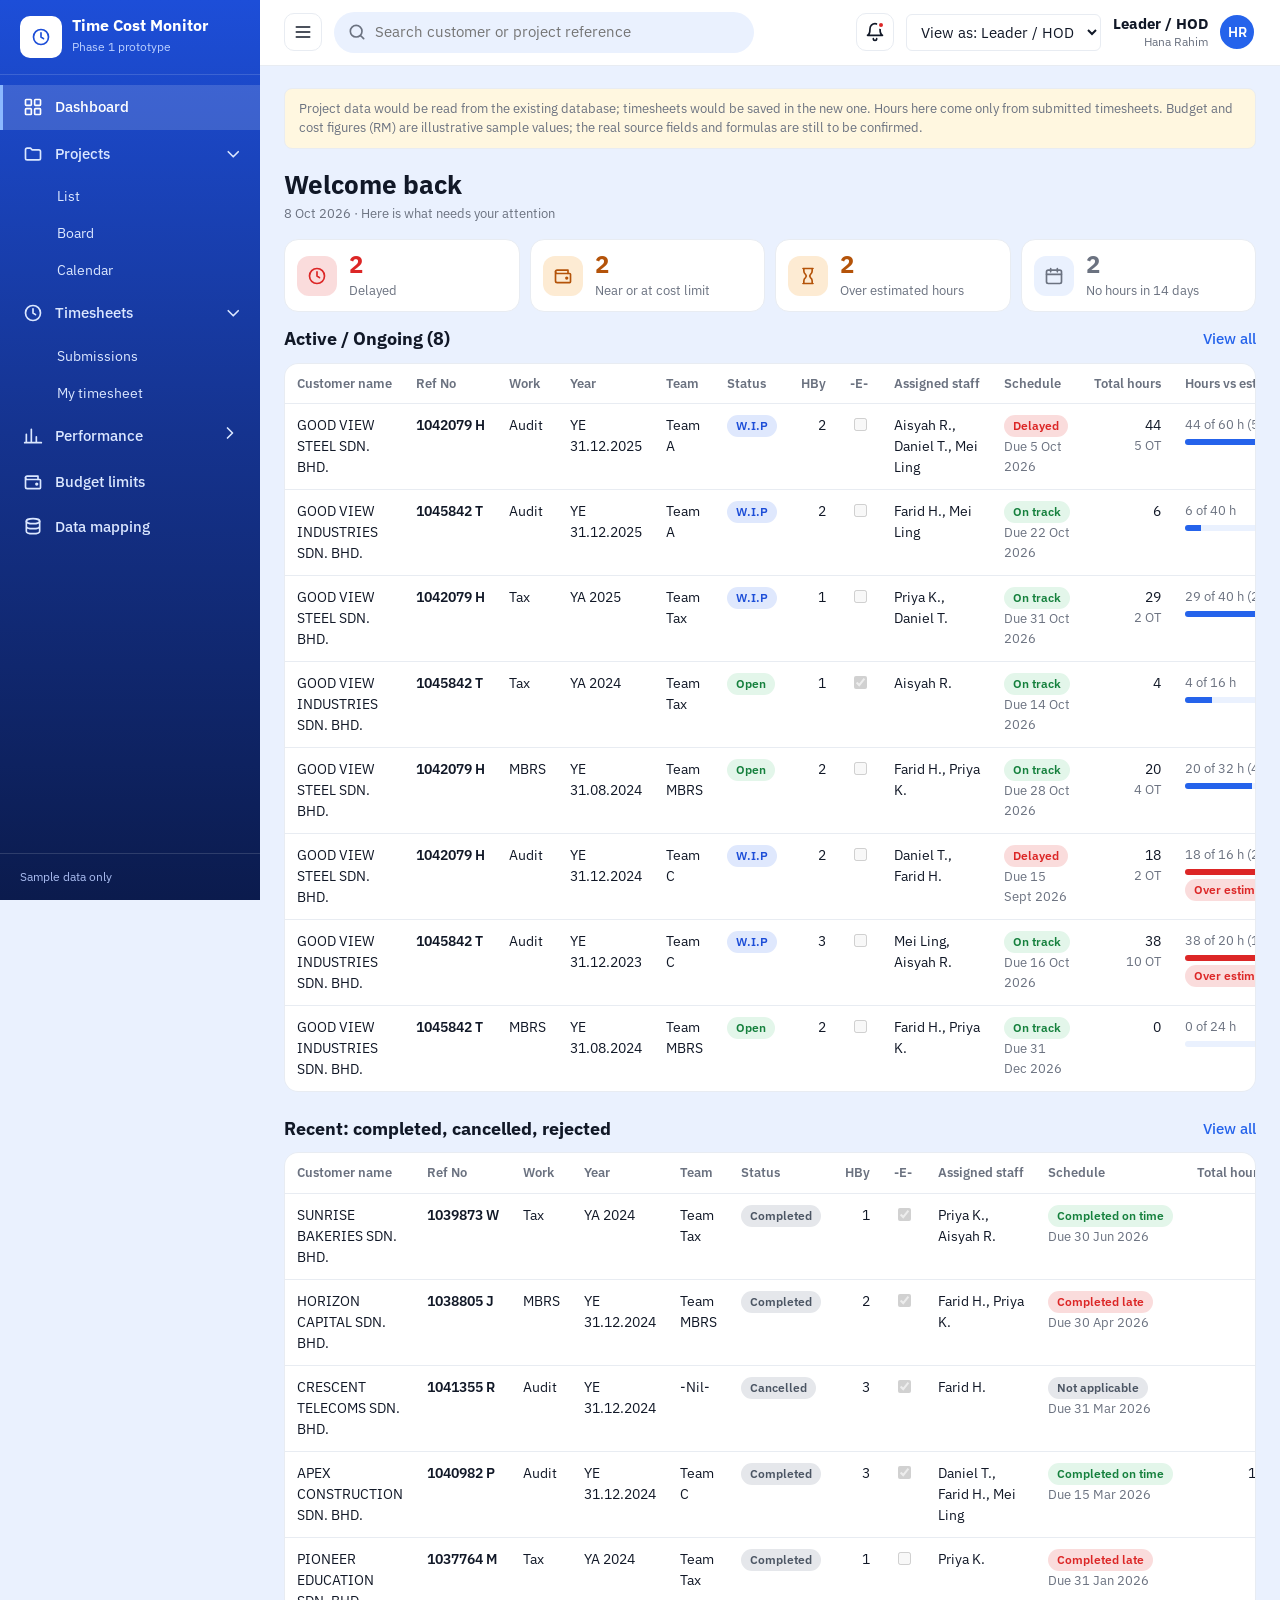
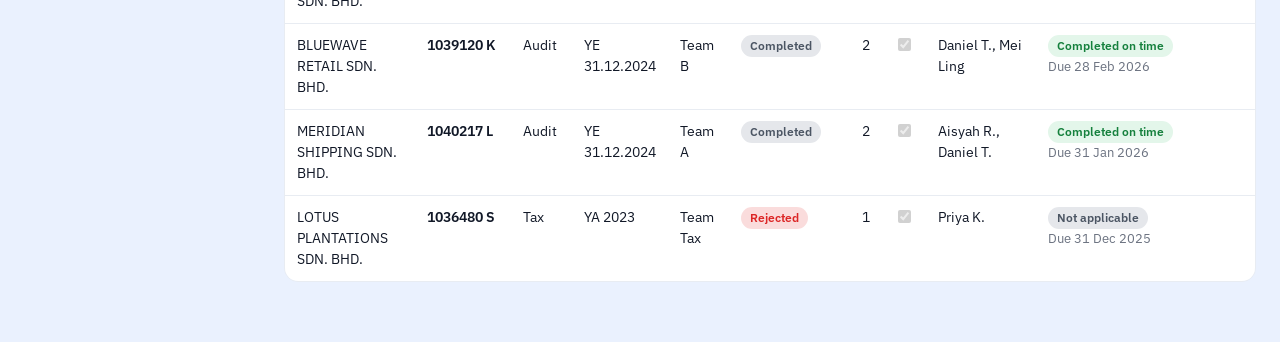
<file: prototypes/timecost360.html>
<!DOCTYPE html>
<html lang="en"><head><meta charset="utf-8">
<meta name="viewport" content="width=device-width, initial-scale=1, viewport-fit=cover">
<title>Time Cost Monitoring – Phase 1 prototype</title>
<link href="https://fonts.googleapis.com/css2?family=IBM+Plex+Sans:wght@400;500;600&display=swap" rel="stylesheet">
<style>
:root{color-scheme:light;--bg:#eaf1fe;--card:#fff;--ink:#111827;--mute:#6b7280;--line:#e8ecf2;--acc:#2563eb;--accbg:#e6efff;--ok:#15803d;--okbg:#e3f6ea;--ot:#b45309;--otbg:#fdebd3;--wip:#1d4ed8;--wipbg:#dfe8fd;--done:#4b5563;--donebg:#e5e7eb;--warn:#fff7e0;
box-sizing:border-box;padding-top:env(safe-area-inset-top,0px);padding-bottom:env(safe-area-inset-bottom,0px)}
*{box-sizing:border-box}html{scroll-padding-top:env(safe-area-inset-top,0px)}
body{margin:0;background:var(--bg);color:var(--ink);font:15px/1.5 "IBM Plex Sans",system-ui,-apple-system,"Segoe UI",sans-serif}
header{display:flex;flex-wrap:wrap;gap:12px;align-items:center;justify-content:space-between;padding:14px 24px;background:#2563eb;border-bottom:0;color:#fff}
h1{font-size:17px;margin:0;font-weight:600;color:#fff}h1 small{display:block;font-weight:400;color:#dbe7ff;font-size:12px}
.seg{display:flex;background:var(--bg);border-radius:8px;padding:3px;border:1px solid var(--line)}
.seg button{border:0;background:none;color:var(--mute);padding:7px 14px;border-radius:6px;font:inherit;font-weight:500;cursor:pointer}
.seg button[aria-pressed=true]{background:var(--acc);color:#fff}
.seg button:focus-visible,button:focus-visible,input:focus-visible,select:focus-visible,tr:focus-visible{outline:2px solid var(--acc);outline-offset:2px}
main{max-width:1180px;margin:0 auto;padding:20px 24px 60px}
.note{background:var(--warn);border:1px solid var(--line);border-radius:8px;padding:10px 14px;font-size:13px;color:var(--mute);margin-bottom:16px}
.tabs{display:flex;gap:20px;border-bottom:1px solid var(--line);margin-bottom:14px}
.tabs button{border:0;background:none;font:inherit;font-weight:500;color:var(--mute);padding:8px 0;cursor:pointer;border-bottom:3px solid transparent}
.tabs button[aria-selected=true]{color:var(--ink);border-color:var(--acc)}
.tools{display:flex;flex-wrap:wrap;gap:10px;margin-bottom:12px}
input,select{font:inherit;color:var(--ink);background:var(--card);border:1px solid var(--line);border-radius:6px;padding:7px 10px;min-width:0}
.tw{overflow-x:auto;background:var(--card);border:1px solid var(--line);border-radius:14px}
table{width:100%;border-collapse:collapse;font-size:14px}
th{text-align:left;font-weight:600;color:var(--mute);font-size:13px;padding:10px 12px;border-bottom:1px solid var(--line);white-space:nowrap}
td{padding:11px 12px;border-bottom:1px solid var(--line);vertical-align:top}
tbody tr:last-child td{border-bottom:0}
tbody tr.row{cursor:pointer}tbody tr.row:hover{background:var(--bg)}
.num{text-align:right;font-variant-numeric:tabular-nums;white-space:nowrap}
.pill{display:inline-block;padding:2px 9px;border-radius:99px;font-size:12px;font-weight:600}
.Open{background:var(--okbg);color:var(--ok)}.WIP{background:var(--wipbg);color:var(--wip)}.Completed,.Cancelled{background:var(--donebg);color:var(--done)}.bad,.Rejected{background:rgba(220,38,38,.16);color:#dc2626}.ok{background:var(--okbg);color:var(--ok)}.amb{background:var(--otbg);color:var(--ot)}td .pill{white-space:nowrap}
.ended{display:inline-block;margin-left:6px;font-size:12px;color:var(--ot);border:1px solid var(--ot);border-radius:99px;padding:1px 8px}
.ref{font-weight:600;white-space:nowrap}.sub{color:var(--mute);font-size:13px}
.panel{background:var(--card);border:1px solid var(--line);border-radius:14px;padding:18px;margin-bottom:16px}
.back{border:0;background:none;color:var(--acc);font:inherit;font-weight:500;cursor:pointer;padding:0;margin-bottom:12px}
.grid{display:grid;grid-template-columns:repeat(auto-fit,minmax(150px,1fr));gap:12px;margin:14px 0}
.stat{border:1px solid var(--line);border-radius:8px;padding:10px 12px}.stat b{display:block;font-size:22px;font-variant-numeric:tabular-nums}.stat span{font-size:13px;color:var(--mute)}
.bar{height:8px;border-radius:4px;background:var(--bg);overflow:hidden;display:flex;min-width:90px}.bar i{display:block;height:100%}
.btn{background:var(--acc);color:#fff;border:0;border-radius:6px;padding:8px 16px;font:inherit;font-weight:600;cursor:pointer}
.btn.ghost{background:none;color:var(--acc);border:1px solid var(--acc)}
.btn:disabled{opacity:.45;cursor:not-allowed}
.form{display:grid;grid-template-columns:repeat(auto-fit,minmax(130px,1fr));gap:10px;align-items:end;margin:14px 0}
label{font-size:13px;color:var(--mute);display:grid;gap:3px}
.results{display:grid;gap:8px;margin-top:10px}
.res{display:flex;justify-content:space-between;gap:10px;text-align:left;width:100%;border:1px solid var(--line);background:var(--card);color:var(--ink);border-radius:8px;padding:10px 14px;font:inherit;cursor:pointer}
.res:hover{border-color:var(--acc)}
.top{align-items:center}.top .seg{flex:none}
.board{display:grid;grid-auto-flow:column;grid-auto-columns:minmax(255px,1fr);gap:12px;overflow-x:auto;align-items:start;padding-bottom:8px}
.col{background:rgba(120,140,150,.13);border-radius:14px;padding:10px;min-height:140px;border-top:3px solid var(--line)}
.c-Open{border-top-color:var(--ok)}.c-WIP{border-top-color:var(--wip)}.c-Completed,.c-Cancelled{border-top-color:var(--done)}.c-Rejected{border-top-color:#dc2626}
.col h3{font-size:13px;margin:2px 4px 10px;display:flex;justify-content:space-between;color:var(--mute);font-weight:600}
.card{background:var(--card);border:1px solid var(--line);border-radius:8px;padding:11px 12px;margin-bottom:8px;cursor:pointer;box-shadow:0 1px 3px rgba(16,24,40,.06)}
.card:hover{border-color:var(--acc)}.card .ct{font-weight:600;line-height:1.3}
.tags{display:flex;flex-wrap:wrap;gap:5px;margin-top:8px}.cf{display:flex;justify-content:space-between;align-items:center;margin-top:10px;font-size:13px}
.avs{display:flex}.av{width:26px;height:26px;border-radius:50%;color:#fff;font-size:11px;font-weight:600;display:inline-flex;align-items:center;justify-content:center;border:2px solid var(--card);margin-left:-6px}.av:first-child{margin-left:0}
.calh{display:flex;justify-content:space-between;align-items:center;margin-bottom:10px;font-size:17px}
.calw{overflow-x:auto}.cal{display:grid;grid-template-columns:repeat(7,minmax(0,1fr));min-width:760px;background:var(--line);gap:1px;border:1px solid var(--line);border-radius:14px;overflow:hidden}
.dow{background:var(--card);padding:8px;font-size:13px;font-weight:600;color:var(--mute)}
.day{background:var(--card);min-height:104px;padding:6px}.day.off{background:var(--bg)}.day.today{box-shadow:inset 0 0 0 2px var(--acc)}
.dn{font-size:13px;color:var(--mute);font-weight:600}.today .dn{color:var(--acc)}
.chip{display:block;width:100%;text-align:left;border:0;border-radius:5px;padding:3px 6px;margin-top:4px;font:inherit;font-size:12px;font-weight:500;overflow:hidden;text-overflow:ellipsis;white-space:nowrap;cursor:pointer}
.chip:hover{filter:brightness(.95)}
.attn{display:grid;grid-template-columns:repeat(auto-fit,minmax(170px,1fr));gap:10px;margin-bottom:14px}
.attn button{text-align:left;background:var(--card);border:1px solid var(--line);border-radius:14px;padding:10px 12px;font:inherit;color:var(--ink);cursor:pointer}
.attn button[aria-pressed=true]{border-color:var(--acc);box-shadow:0 0 0 2px var(--accbg)}
.attn button{display:flex;align-items:center;gap:12px}.ic{width:40px;height:40px;border-radius:12px;display:flex;align-items:center;justify-content:center;flex:none}.ic.mute{background:var(--bg);color:var(--mute)}
.attn b{display:block;font-size:24px;line-height:1.2;font-variant-numeric:tabular-nums}
.attn b.bad,.attn b.amb,.attn b.mute,.attn b.zero{background:none}.attn b.bad{color:#dc2626}.attn b.amb{color:var(--ot)}.attn b.mute,.attn b.zero{color:var(--mute)}
.meter{height:6px;border-radius:3px;background:var(--bg);overflow:hidden;margin:4px 0;min-width:90px}.meter i{display:block;height:100%;background:var(--acc)}.meter.amb i{background:var(--ot)}.meter.bad i{background:#dc2626}
.nofil input,.nofil select{display:none}
.pdr{display:none;margin-bottom:12px}.pdr b{font-size:18px}
.sh{display:flex;justify-content:space-between;align-items:center;gap:10px;margin:6px 0 10px}.sh h3{margin:0}
.rk{display:inline-block;width:24px;height:24px;border-radius:50%;background:var(--bg);text-align:center;line-height:24px;font-weight:600;font-size:12px}.rk.top{background:var(--accbg);color:var(--acc)}
td .av{margin:0 6px 0 0;vertical-align:middle}
header .seg{background:rgba(255,255,255,.16);border-color:transparent}header .seg button{color:#dbe7ff}header .seg button[aria-pressed=true]{background:#fff;color:#2563eb}
.app{display:flex;min-height:100vh}
.side{width:260px;flex:none;background:linear-gradient(180deg,#1d4ed8 0%,#15338f 48%,#0b1b4d 100%);color:#fff;display:flex;flex-direction:column;position:sticky;top:0;height:100vh;overflow-y:auto}.side.hid{display:none}
.brand{display:flex;gap:10px;align-items:center;padding:16px 20px;border-bottom:1px solid rgba(255,255,255,.14)}.brand b{display:block;font-size:16px;line-height:1.2}.brand small{font-size:12px;color:#bcd0ff}
.logo{width:42px;height:42px;border-radius:10px;background:#fff;color:#1d4ed8;display:flex;align-items:center;justify-content:center;flex:none}
.menu{padding:10px 0;flex:1}
.mi{display:flex;align-items:center;gap:12px;width:100%;padding:11px 20px;background:none;border:0;border-left:3px solid transparent;color:#dbe7ff;font:inherit;font-weight:500;cursor:pointer;text-align:left}
.mi:hover{background:rgba(255,255,255,.08)}.mi.on{background:rgba(255,255,255,.15);border-left-color:#8bb8ff;color:#fff}
.mi:focus-visible{outline:2px solid #fff;outline-offset:-2px}.mi .chev{margin-left:auto;transition:transform .15s}.mi[aria-expanded=true] .chev{transform:rotate(90deg)}
.sm .mi{padding:8px 20px 8px 54px;font-weight:400;font-size:14px}.sm .mi.on{background:none;border-left-color:transparent;font-weight:600}
.sfoot{padding:14px 20px;font-size:12px;color:#a9bcf0;border-top:1px solid rgba(255,255,255,.14)}
.shell{flex:1;min-width:0;display:flex;flex-direction:column}
header.top{display:flex;gap:12px;align-items:center;justify-content:flex-start;padding:12px 24px;background:#fff;border-bottom:1px solid var(--line);color:var(--ink);position:sticky;top:0;z-index:5}
.sbox{flex:1;max-width:420px;position:relative}.sbox svg{position:absolute;left:13px;top:50%;transform:translateY(-50%);color:var(--mute)}.sbox input{width:100%;border-radius:99px;padding:8px 14px 8px 40px;background:var(--bg);border-color:transparent}
.ib{width:38px;height:38px;border-radius:10px;border:1px solid var(--line);background:#fff;color:var(--ink);display:flex;align-items:center;justify-content:center;cursor:pointer;flex:none}.bd{position:absolute;top:7px;right:8px;width:8px;height:8px;border-radius:50%;background:#dc2626;border:2px solid #fff}
.who{display:flex;align-items:center;gap:10px;text-align:right;line-height:1.25}.who small{display:block;color:var(--mute);font-size:12px}
.body{display:flex;gap:20px;align-items:flex-start;padding-right:24px}.body main{flex:1;min-width:0;max-width:none;margin:0;padding:22px 0 60px 24px}
.rpanel{width:300px;flex:none;padding-top:22px;display:grid;gap:18px}.rpanel h4{font-size:13px;color:var(--mute);margin:0 0 8px;font-weight:600}
.mc{background:var(--card);border:1px solid var(--line);border-radius:14px;padding:12px}
.mg{display:grid;grid-template-columns:repeat(7,1fr);text-align:center;font-size:13px;gap:2px}.mh{background:#111827;color:#fff;font-weight:600;font-size:11px;padding:4px 0}.mh:first-child{border-radius:6px 0 0 6px}.mh:nth-child(7){border-radius:0 6px 6px 0}
.md{padding:6px 0;position:relative;border-radius:50%;margin:2px}.md.t{background:var(--acc);color:#fff;font-weight:600}.md i{position:absolute;left:50%;bottom:0;width:5px;height:5px;margin-left:-2.5px;border-radius:50%;background:var(--acc)}.md i.r{background:#dc2626}.md.t i{background:#fff}
.act{background:var(--card);border:1px solid var(--line);border-left:3px solid var(--acc);border-radius:8px;padding:8px 10px;font-size:13px}.act>div:first-child{display:flex;justify-content:space-between;gap:8px}.act.r{border-left-color:#dc2626}.act.a{border-left-color:#f59e0b}.act.g{border-left-color:#16a34a}
.link{border:0;background:none;color:var(--acc);font:inherit;font-weight:500;cursor:pointer;padding:0}
@media(max-width:1180px){.body{flex-direction:column;padding-right:0}.rpanel{width:100%;padding:0 24px 40px;grid-template-columns:repeat(auto-fit,minmax(260px,1fr))}}
@media(max-width:860px){.app{flex-direction:column}.side{width:100%;height:auto;position:static}.body main{padding-left:14px;padding-right:14px}header.top{padding:10px 14px}.who div{display:none}}
@media print{.side,.rpanel,header.top{display:none!important}.app,.shell,.body{display:block}.body main{padding:0}}
.toast{position:fixed;left:50%;bottom:calc(20px + env(safe-area-inset-bottom,0px));transform:translateX(-50%);background:var(--ink);color:var(--bg);padding:10px 18px;border-radius:8px;font-weight:500}
.hide{display:none}
@page{size:A4 landscape;margin:12mm}
@media print{*{-webkit-print-color-adjust:exact;print-color-adjust:exact}header,.note,.noprint,.toast,.tabs,.tools,.seg,.back,.calh span{display:none!important}
body{background:#fff;color:#000}.panel,.tw,.card,.stat,.attn button{border-color:#bbb;box-shadow:none}main{padding:0;max-width:none}.tw,.calw,.board{overflow:visible}table{font-size:11px}th,td{padding:6px 8px}
.board{grid-auto-flow:row;grid-template-columns:repeat(5,1fr)}.cal{min-width:0}.card,tr,.day{break-inside:avoid}.pdr{display:block}}}
@media(max-width:640px){header,main{padding-left:14px;padding-right:14px}}
@media(prefers-reduced-motion:no-preference){.toast{animation:in .2s}@keyframes in{from{opacity:0;transform:translate(-50%,8px)}}}
</style></head>
<body>
<div class="app"><aside id="sb" class="side noprint"></aside><div class="shell">
<header class="top noprint"><button class="ib" id="hb" aria-label="Show or hide menu"><svg viewBox="0 0 24 24" width="20" height="20" fill="none" stroke="currentColor" stroke-width="2" stroke-linecap="round" stroke-linejoin="round" aria-hidden="true"><path d="M4 6h16M4 12h16M4 18h16"/></svg></button>
<div class="sbox"><svg viewBox="0 0 24 24" width="20" height="20" fill="none" stroke="currentColor" stroke-width="2" stroke-linecap="round" stroke-linejoin="round" aria-hidden="true"><circle cx="11" cy="11" r="7"/><path d="M20 20l-3.5-3.5"/></svg><input id="gs" type="search" placeholder="Search customer or project reference" aria-label="Search projects"></div>
<button class="ib" id="bell" aria-label="Needs attention" style="margin-left:auto;position:relative"><svg viewBox="0 0 24 24" width="20" height="20" fill="none" stroke="currentColor" stroke-width="2" stroke-linecap="round" stroke-linejoin="round" aria-hidden="true"><path d="M6 8a6 6 0 1 1 12 0c0 7 3 8 3 8H3s3-1 3-8M10 20a2 2 0 0 0 4 0"/></svg><span class="bd"></span></button>
<select id="role" aria-label="View as role"><option value="0">View as: Leader / HOD</option><option value="1">View as: Manager</option><option value="2">View as: Admin</option><option value="3">View as: Staff</option></select><div class="who"><div><b id="wr">Leader / HOD</b><small id="wn">Hana Rahim</small></div><span class="av" id="wa" style="background:#2563eb;width:38px;height:38px;font-size:14px;margin:0">HR</span></div></header>
<div class="body"><main>
 <div class="note noprint">Project data would be read from the existing database; timesheets would be saved in the new one. Hours here come only from submitted timesheets. Budget and cost figures (RM) are illustrative sample values; the real source fields and formulas are still to be confirmed.</div>
 <section id="leader"></section>
 <section id="staff" class="hide"></section>
</main><aside id="rp" class="rpanel noprint hide"></aside></div></div></div>
<div id="toast" class="toast hide" role="status"></div>
<script>
const P=[
{id:"AUD-2026-014",cust:"GOOD VIEW STEEL SDN. BHD.",ref:"1042079 H",work:"Audit",year:"YE 31.12.2025",team:"Team A",hby:2,status:"WIP",ended:false,staff:["Aisyah R.","Daniel T.","Mei Ling"]},
{id:"AUD-2026-021",cust:"GOOD VIEW INDUSTRIES SDN. BHD.",ref:"1045842 T",work:"Audit",year:"YE 31.12.2025",team:"Team A",hby:2,status:"WIP",ended:false,staff:["Farid H.","Mei Ling"]},
{id:"TAX-2026-007",cust:"GOOD VIEW STEEL SDN. BHD.",ref:"1042079 H",work:"Tax",year:"YA 2025",team:"Team Tax",hby:1,status:"WIP",ended:false,staff:["Priya K.","Daniel T."]},
{id:"AUD-2026-009",cust:"GOOD VIEW INDUSTRIES SDN. BHD.",ref:"1045842 T",work:"Tax",year:"YA 2024",team:"Team Tax",hby:1,status:"Open",ended:true,staff:["Aisyah R."]},
{id:"ADV-2026-003",cust:"GOOD VIEW STEEL SDN. BHD.",ref:"1042079 H",work:"MBRS",year:"YE 31.08.2024",team:"Team MBRS",hby:2,status:"Open",ended:false,staff:["Farid H.","Priya K."]},
{id:"AUD-2026-030",cust:"GOOD VIEW STEEL SDN. BHD.",ref:"1042079 H",work:"Audit",year:"YE 31.12.2024",team:"Team C",hby:2,status:"WIP",ended:false,staff:["Daniel T.","Farid H."]},
{id:"ADV-2026-011",cust:"GOOD VIEW INDUSTRIES SDN. BHD.",ref:"1045842 T",work:"Audit",year:"YE 31.12.2023",team:"Team C",hby:3,status:"WIP",ended:false,staff:["Mei Ling","Aisyah R."]},
{id:"MBR-2026-002",cust:"GOOD VIEW INDUSTRIES SDN. BHD.",ref:"1045842 T",work:"MBRS",year:"YE 31.08.2024",team:"Team MBRS",hby:2,status:"Open",ended:false,staff:["Farid H.","Priya K."]},
{id:"AUD-2025-088",cust:"BLUEWAVE RETAIL SDN. BHD.",ref:"1039120 K",work:"Audit",year:"YE 31.12.2024",team:"Team B",hby:2,status:"Completed",ended:true,staff:["Daniel T.","Mei Ling"]},
{id:"TAX-2025-041",cust:"PIONEER EDUCATION SDN. BHD.",ref:"1037764 M",work:"Tax",year:"YA 2024",team:"Team Tax",hby:1,status:"Completed",ended:false,staff:["Priya K."]},
{id:"AUD-2025-070",cust:"CRESCENT TELECOMS SDN. BHD.",ref:"1041355 R",work:"Audit",year:"YE 31.12.2024",team:"-Nil-",hby:3,status:"Cancelled",ended:true,staff:["Farid H."]},
{id:"TAX-2025-019",cust:"LOTUS PLANTATIONS SDN. BHD.",ref:"1036480 S",work:"Tax",year:"YA 2023",team:"Team Tax",hby:1,status:"Rejected",ended:true,staff:["Priya K."]},
{id:"AUD-2025-060",cust:"MERIDIAN SHIPPING SDN. BHD.",ref:"1040217 L",work:"Audit",year:"YE 31.12.2024",team:"Team A",hby:2,status:"Completed",ended:true,staff:["Aisyah R.","Daniel T."]},
{id:"AUD-2025-064",cust:"APEX CONSTRUCTION SDN. BHD.",ref:"1040982 P",work:"Audit",year:"YE 31.12.2024",team:"Team C",hby:3,status:"Completed",ended:true,staff:["Daniel T.","Farid H.","Mei Ling"]},
{id:"ADV-2025-020",cust:"HORIZON CAPITAL SDN. BHD.",ref:"1038805 J",work:"MBRS",year:"YE 31.12.2024",team:"Team MBRS",hby:2,status:"Completed",ended:true,staff:["Farid H.","Priya K."]},
{id:"TAX-2025-050",cust:"SUNRISE BAKERIES SDN. BHD.",ref:"1039873 W",work:"Tax",year:"YA 2024",team:"Team Tax",hby:1,status:"Completed",ended:true,staff:["Priya K.","Aisyah R."]}];
const F={"MBR-2026-002":{est:24,due:"2026-12-31",bud:null,cost:0},"AUD-2026-014":{est:60,due:"2026-10-05",bud:42000,cost:18500},"AUD-2026-021":{est:40,due:"2026-10-22",bud:30000,cost:4200},"TAX-2026-007":{est:40,due:"2026-10-31",bud:18000,cost:16500},"AUD-2026-009":{est:16,due:"2026-10-14",bud:null,cost:6100},"ADV-2026-003":{est:32,due:"2026-10-28",bud:null,cost:19800},"AUD-2025-088":{est:10,due:"2026-02-28",done:"2026-02-12",bud:36000,cost:33800},"TAX-2025-041":{est:5,due:"2026-01-31",done:"2026-02-14",bud:15000,cost:14200},"AUD-2026-030":{est:16,due:"2026-09-15",bud:40000,cost:31000},"ADV-2026-011":{est:20,due:"2026-10-16",bud:25000,cost:25000},"AUD-2025-070":{est:20,due:"2026-03-31",bud:null,cost:3500},"TAX-2025-019":{est:10,due:"2025-12-31",bud:10000,cost:0},"AUD-2025-060":{est:10,due:"2026-01-31",done:"2026-01-28",bud:30000,cost:27000},"AUD-2025-064":{est:12,due:"2026-03-15",done:"2026-03-10",bud:28000,cost:29500},"ADV-2025-020":{est:8,due:"2026-04-30",done:"2026-05-12",bud:22000,cost:20500},"TAX-2025-050":{est:7,due:"2026-06-30",done:"2026-06-25",bud:9000,cost:7800}};
const REC=["Completed","Cancelled","Rejected"],TODAY="2026-10-08";
const E=[];const seed=(p,s,d,n,o,k,t)=>E.push({p,s,d,n,o,k,t});
seed("AUD-2026-014","Aisyah R.","2026-09-28",8,2,"Productive","Fieldwork: receivables confirmation");
seed("AUD-2026-014","Daniel T.","2026-09-29",8,0,"Productive","Inventory count review");
seed("AUD-2026-014","Mei Ling","2026-09-30",7,3,"Productive","Draft working papers");
seed("AUD-2026-021","Farid H.","2026-10-01",6,0,"Non-productive","Planning meeting");
seed("TAX-2026-007","Priya K.","2026-09-30",8,1,"Productive","Tax computation");
seed("TAX-2026-007","Daniel T.","2026-10-02",5,0,"Productive","Schedule review");
seed("AUD-2026-009","Aisyah R.","2026-09-22",4,0,"Productive","Follow-up queries");
seed("ADV-2026-003","Farid H.","2026-10-02",8,4,"Productive","Workshop and report");
seed("ADV-2026-003","Priya K.","2026-10-02",8,0,"Productive","Data analysis");
seed("AUD-2025-088","Daniel T.","2026-02-12",8,0,"Productive","Final sign-off");
seed("TAX-2025-041","Priya K.","2026-01-20",6,0,"Productive","Filing");
seed("AUD-2026-030","Daniel T.","2026-09-10",8,2,"Productive","Fieldwork");
seed("AUD-2026-030","Farid H.","2026-09-12",8,0,"Productive","Testing of controls");
seed("ADV-2026-011","Mei Ling","2026-10-03",8,5,"Productive","Revenue review");
seed("ADV-2026-011","Aisyah R.","2026-10-04",8,3,"Productive","Reporting");
seed("AUD-2025-070","Farid H.","2026-02-02",3,0,"Productive","Planning before cancellation");
seed("AUD-2025-060","Aisyah R.","2026-01-20",8,0,"Productive","Final review");
seed("AUD-2025-064","Farid H.","2026-03-05",6,0,"Productive","Fieldwork");
seed("AUD-2025-064","Mei Ling","2026-03-06",4,0,"Productive","Reporting");
seed("ADV-2025-020","Priya K.","2026-05-02",5,0,"Productive","Analysis");
seed("ADV-2025-020","Farid H.","2026-05-05",4,0,"Productive","Report");
seed("TAX-2025-050","Priya K.","2026-06-20",6,0,"Productive","Filing");
seed("AUD-2026-014","Aisyah R.","2026-10-05",8,0,"Productive","Fieldwork");
seed("ADV-2026-011","Aisyah R.","2026-10-06",8,2,"Productive","Revenue review");
seed("ADV-2026-011","Aisyah R.","2026-10-07",4,0,"Productive","Reporting");
seed("AUD-2026-014","Daniel T.","2026-10-05",8,0,"Productive","Inventory count");
seed("TAX-2026-007","Daniel T.","2026-10-06",8,1,"Productive","Tax schedules");
seed("TAX-2026-007","Daniel T.","2026-10-07",6,0,"Productive","Review");
const $=id=>document.getElementById(id),esc=s=>String(s).replace(/[&<>"]/g,c=>({"&":"&amp;","<":"&lt;",">":"&gt;",'"':"&quot;"}[c]));
const tot=id=>E.filter(e=>e.p===id).reduce((a,e)=>({n:a.n+e.n,o:a.o+e.o}),{n:0,o:0});
const rm=x=>"RM "+x.toLocaleString("en-MY"),dt=i=>new Date(i).toLocaleDateString("en-GB",{day:"numeric",month:"short",year:"numeric"});
function sched(p){const d=F[p.id];if(p.status==="Completed"){const l=d.done>d.due;return[l?"Completed late":"Completed on time",l?"bad":"ok"]}if(p.status==="Cancelled"||p.status==="Rejected")return["Not applicable","Completed"];return d.due<TODAY?["Delayed","bad"]:["On track","ok"]}
const schedCell=p=>{const[l,c]=sched(p);return`<span class="pill ${c}">${l}</span><div class="sub">Due ${dt(F[p.id].due)}</div>`};
const costBadge=p=>{const d=F[p.id],r=d.bud?d.cost/d.bud:0;return r>=1?'<span class="pill bad">Limit reached</span>':r>=.9?'<span class="pill amb">Near limit</span>':""};
const costCell=p=>`${rm(F[p.id].cost)}<div class="sub">${F[p.id].bud?"of "+rm(F[p.id].bud):"No limit set"}</div>${costBadge(p)}`;
const f=x=>x.toFixed(1).replace(/\.0$/,"");
let tab="active",q="",fs="All",sel=null,draft=[],cur=null,me="Priya K.";
function toast(m){const t=$("toast");t.textContent=m;t.classList.remove("hide");setTimeout(()=>t.classList.add("hide"),2400)}

let vw="dash",pg="dash",asg="All",cy=2026,cm=9,att=null;
const hrsN=p=>{const t=tot(p.id);return t.n+t.o},lastDt=p=>E.filter(e=>e.p===p.id).map(e=>e.d).sort().pop()||"";
const AT=[["delayed","Delayed",p=>sched(p)[0]==="Delayed","bad"],["cost","Near or at cost limit",p=>F[p.id].bud&&F[p.id].cost/F[p.id].bud>=.9,"amb"],["hours","Over estimated hours",p=>hrsN(p)>F[p.id].est,"amb"],["idle","No hours in 14 days",p=>lastDt(p)&&lastDt(p)<"2026-09-24","mute"]];
const sv=d=>`<svg viewBox="0 0 24 24" width="20" height="20" fill="none" stroke="currentColor" stroke-width="2" stroke-linecap="round" stroke-linejoin="round" aria-hidden="true">${d}</svg>`;
const ICON={delayed:sv('<circle cx="12" cy="12" r="9"/><path d="M12 7v5l3 2"/>'),cost:sv('<path d="M3 7a2 2 0 0 1 2-2h13v4"/><path d="M3 7v11a2 2 0 0 0 2 2h15a1 1 0 0 0 1-1V10a1 1 0 0 0-1-1H5a2 2 0 0 1-2-2z"/><circle cx="16.5" cy="14.5" r="1"/>'),hours:sv('<path d="M6 3h12M6 21h12M7 3v3a5 5 0 0 0 2 4l1 2-1 2a5 5 0 0 0-2 4v3M17 3v3a5 5 0 0 1-2 4l-1 2 1 2a5 5 0 0 1 2 4v3"/>'),idle:sv('<rect x="3" y="5" width="18" height="16" rx="2"/><path d="M3 10h18M8 3v4M16 3v4"/>')};
const attnHtml=()=>{const a=P.filter(p=>!REC.includes(p.status));return`<div class="attn" role="group" aria-label="Needs attention">${AT.map(([k,l,fn,c])=>{const n=a.filter(fn).length;return`<button data-a="${k}" aria-pressed="${att===k}"><span class="ic ${c}">${ICON[k]}</span><span><b class="${n?c:"zero"}">${n}</b><span class="sub">${l}</span></span></button>`}).join("")}</div>`};
const meterCell=p=>{const e=F[p.id].est,a=hrsN(p),r=a/e,o=tot(p.id).o,c=r>1?"bad":r>=.9?"amb":"";return`<div class="sub">${f(a)} of ${e} h${o?` (${f(o)} OT)`:""}</div><div class="meter ${c}"><i style="width:${Math.min(100,r*100)}%"></i></div>${r>1?'<span class="pill bad">Over estimate</span>':""}`};
let ps="rate";
const rt=r=>Math.round(r*100),rate=r=>r.n?r.on/r.n:0,rc=r=>r>=.8?"":r>=.5?"amb":"bad",printPage=()=>{try{window.print()}catch(e){toast("Printing is not available in this preview")}};
const PT={list:"Projects: List",board:"Projects: Board",cal:"Projects: Calendar",ts:"Timesheets: Submissions",perf:"Performance: Delivery scorecard",map:"Data mapping: existing system columns",bud:"Budget limits"};
const TTL={bud:()=>"Budget limits",map:()=>"Data mapping",dash:()=>"Dashboard",list:()=>tab==="active"?"Active / Ongoing projects":"Recent projects",board:()=>"Project board",cal:()=>"Due-date calendar",ts:()=>"Timesheet submissions",perf:()=>"Delivery scorecard"};
const pdr=t=>`<div class="pdr"><b>Time Cost Monitoring: ${t||TTL[vw]()}</b><div class="sub">Printed ${dt(TODAY)}${t?"":` · Assignee: ${asg} · Status: ${fs}${q?` · Search: ${esc(q)}`:""}${att?` · Attention: ${AT.find(a=>a[0]===att)[1]}`:""}`}</div></div>`;
function perfData(){const done=P.filter(p=>p.status==="Completed"),on=p=>F[p.id].done<=F[p.id].due,ib=p=>F[p.id].cost<=F[p.id].bud,agg=l=>({n:l.length,on:l.filter(on).length,bud:l.filter(ib).length});
 return{tot:agg(done),staff:names().map(u=>{const a=P.filter(p=>!REC.includes(p.status)&&p.staff.includes(u));return{u,...agg(done.filter(p=>p.staff.includes(u))),act:a.length,del:a.filter(p=>sched(p)[0]==="Delayed").length}}),teams:[...new Set(done.map(p=>p.team))].map(t=>({u:t,...agg(done.filter(p=>p.team===t))}))}}
const srt=a=>[...a].sort((x,y)=>ps==="n"?y.n-x.n||rate(y)-rate(x):rate(y)-rate(x)||y.n-x.n);
const ptbl=(rows,st,lbl)=>`<div class="tw"><table><thead><tr><th>Rank</th><th>${lbl}</th><th class="num">Completed</th><th class="num">On time</th><th style="min-width:150px">On-time rate</th><th class="num">Within budget</th>${st?'<th class="num">Active now</th><th class="num">Delayed now</th>':""}</tr></thead><tbody>${rows.map((r,i)=>{const x=rate(r);return`<tr><td><span class="rk ${i<3?"top":""}">${i+1}</span></td><td>${st?av(r.u):""}<b>${esc(r.u)}</b>${r.n&&r.n<3?' <span class="pill Completed" title="Fewer than 3 completed projects">Low sample</span>':""}</td><td class="num">${r.n}</td><td class="num">${r.on}</td><td><b>${rt(x)}%</b><div class="meter ${rc(x)}"><i style="width:${rt(x)}%"></i></div></td><td class="num">${r.bud}</td>${st?`<td class="num">${r.act}</td><td class="num">${r.del?`<span class="pill bad">${r.del}</span>`:0}</td>`:""}</tr>`}).join("")}</tbody></table></div>`;
const perfHtml=()=>{const d=perfData(),t=d.tot;return`<div class="grid" style="margin-top:0"><div class="stat"><b>${t.n}</b><span>Projects completed</span></div><div class="stat"><b>${rt(rate(t))}%</b><span>Delivered on time (${t.on} of ${t.n})</span></div><div class="stat"><b>${rt(t.bud/t.n)}%</b><span>Completed within budget (${t.bud} of ${t.n})</span></div></div>
<div class="sh"><h3>Top performers</h3><label class="sub noprint">Rank by <select id="ps"><option value="rate" ${ps==="rate"?"selected":""}>On-time rate</option><option value="n" ${ps==="n"?"selected":""}>Projects completed</option></select></label></div>${ptbl(srt(d.staff),true,"Staff")}
<div class="sh" style="margin-top:20px"><h3>By team</h3></div>${ptbl(srt(d.teams),false,"Team")}
<p class="sub">On time means completed on or before the due date. A project counts for every staff member assigned to it. Figures use sample completed projects; real ones need the completion date field from the existing system. Treat rankings as a conversation starter: small samples and project difficulty can distort them.</p>`};
const PER=["2026-10-05","2026-10-18"],SUB={"Aisyah R.":"2026-10-07 17:10","Daniel T.":"2026-10-08 09:02"},DRF={"Farid H.":18,"Priya K.":34};
const TS=Object.fromEntries([...new Set(P.flatMap(p=>p.staff))].sort().map(u=>[u,SUB[u]?["Submitted",E.filter(e=>e.s===u&&e.d>=PER[0]&&e.d<=PER[1]).reduce((a,e)=>a+e.n+e.o,0),SUB[u]]:DRF[u]?["Draft",DRF[u],null]:["Not started",0,null]]));
const tsHtml=()=>{const n=names(),sub=n.filter(u=>TS[u][0]==="Submitted").length;
return`<div class="panel"><b>Current period: 5 – 18 Oct 2026</b> <span class="sub">(biweekly, to be confirmed)</span><div class="grid"><div class="stat"><b>${sub} of ${n.length}</b><span>Timesheets submitted</span></div><div class="stat"><b>${n.length-sub}</b><span>Still missing</span></div></div><div class="meter"><i style="width:${sub/n.length*100}%"></i></div><p class="sub">Dashboard hours only include submitted timesheets, so every missing one understates project totals.</p><button class="btn" data-rm="all" ${sub===n.length?"disabled":""}>Remind everyone missing</button></div>
<div class="tw"><table><thead><tr><th>Staff</th><th class="num">Active projects</th><th>Status</th><th class="num">Hours this period</th><th>Last submitted</th><th></th></tr></thead><tbody>${n.map(u=>{const[st,h,a]=TS[u],c=st==="Submitted"?"ok":st==="Draft"?"amb":"bad";return`<tr><td class="ref">${u}</td><td class="num">${P.filter(p=>!REC.includes(p.status)&&p.staff.includes(u)).length}</td><td><span class="pill ${c}">${st}</span></td><td class="num">${f(h)}</td><td>${a||'<span class="sub">Not yet</span>'}</td><td>${st==="Submitted"?"":`<button class="btn ghost" data-rm="${u}">Send reminder</button>`}</td></tr>`}).join("")}</tbody></table></div>`};
const ALLS=["Open","WIP","Completed","Cancelled","Rejected"],names=()=>[...new Set(P.flatMap(p=>p.staff))].sort();
const hue=n=>[...n].reduce((a,c)=>a+c.charCodeAt(0),0)%360;
const av=n=>`<span class="av" title="${esc(n)}" style="background:hsl(${hue(n)} 45% 40%)">${n.split(" ").map(w=>w[0]).join("")}</span>`;
const vis=l=>l.filter(p=>(!att||!REC.includes(p.status)&&AT.find(a=>a[0]===att)[2](p))&&(fs==="All"||p.status===fs)&&(asg==="All"||p.staff.includes(asg))&&(p.ref+" "+p.cust).toLowerCase().includes(q.toLowerCase()));
const hrs=p=>{const t=tot(p.id);return f(t.n+t.o)};
const stl=x=>x==="WIP"?"W.I.P":x;
const listHtml=l=>`<div class="tw"><table><thead><tr><th>Customer name</th><th>Ref No</th><th>Work</th><th>Year</th><th>Team</th><th>Status</th><th class="num" title="Meaning to be confirmed">HBy</th><th title="Checkbox in the existing system; meaning to be confirmed">-E-</th><th>Assigned staff</th><th>Schedule</th><th class="num">Total hours</th><th>Hours vs estimate</th><th class="num">Cost vs budget</th></tr></thead><tbody>
${l.map(p=>{const t=tot(p.id);return`<tr class="row" tabindex="0" data-id="${p.id}"><td>${esc(p.cust)}</td><td class="ref">${p.ref}</td><td>${p.work}</td><td>${p.year}</td><td>${p.team}</td><td><span class="pill ${p.status}">${stl(p.status)}</span></td><td class="num">${p.hby}</td><td><input type="checkbox" disabled ${p.ended?"checked":""} aria-label="-E-"></td><td>${p.staff.join(", ")}</td><td>${schedCell(p)}</td><td class="num">${f(t.n+t.o)}${t.o?`<div class="sub">${f(t.o)} OT</div>`:""}</td><td>${meterCell(p)}</td><td class="num">${costCell(p)}</td></tr>`}).join("")||'<tr><td colspan="13" class="sub">No projects match these filters.</td></tr>'}</tbody></table></div>`;
const boardHtml=l=>`<div class="board">${ALLS.filter(st=>fs==="All"||fs===st).map(st=>{const c=l.filter(p=>p.status===st);return`<div class="col c-${st}"><h3><span>${stl(st)}</span><span>${c.length}</span></h3>${c.map(p=>{const[sl,sc]=sched(p);return`<div class="card" tabindex="0" data-id="${p.id}"><div class="ct">${esc(p.cust)}</div><div class="sub">${p.ref} · ${p.work} · ${p.year}</div><div class="sub">${p.team} · HBy ${p.hby}</div>
<div class="tags">${sl!=="Not applicable"?`<span class="pill ${sc}">${sl}</span>`:""}${costBadge(p)}${p.ended?'<span class="pill amb">Ended (-E-)</span>':""}</div>
<div class="sub" style="margin-top:8px">Due ${dt(F[p.id].due)} · ${rm(F[p.id].cost)}${F[p.id].bud?" of "+rm(F[p.id].bud):" · no limit"}</div>
<div style="margin-top:8px">${meterCell(p)}</div><div class="cf"><span class="ref">${p.ref}</span><span class="avs">${p.staff.map(av).join("")}</span></div></div>`}).join("")||'<div class="sub" style="padding:6px">Nothing here.</div>'}</div>`}).join("")}</div>`;
function calHtml(l){
 const first=new Date(cy,cm,1),st=(first.getDay()+6)%7,dim=new Date(cy,cm+1,0).getDate(),iso=d=>`${cy}-${String(cm+1).padStart(2,"0")}-${String(d).padStart(2,"0")}`;
 const cells=Array.from({length:Math.ceil((st+dim)/7)*7},(_,i)=>{const d=i-st+1;return d>=1&&d<=dim?d:0});
 const chip=p=>{const[sl,sc]=sched(p),c=sc==="bad"?"bad":p.status==="Completed"?"ok":p.status;return`<button class="chip ${c}" data-id="${p.id}" title="${p.ref} · ${p.work} ${p.year} · ${stl(p.status)} · ${sl}">${esc(p.cust)}</button>`};
 return`<div class="calh"><b>${first.toLocaleDateString("en-GB",{month:"long",year:"numeric"})}</b><span><button class="btn ghost" data-n="-1">Previous</button> <button class="btn ghost" data-n="0">Today</button> <button class="btn ghost" data-n="1">Next</button></span></div>
 <div class="calw"><div class="cal">${["Mon","Tue","Wed","Thu","Fri","Sat","Sun"].map(d=>`<div class="dow">${d}</div>`).join("")}${cells.map(d=>`<div class="day ${d?"":"off"} ${d&&iso(d)===TODAY?"today":""}">${d?`<span class="dn">${d}</span>`+l.filter(p=>F[p.id].due===iso(d)).map(chip).join(""):""}</div>`).join("")}</div></div>
 <p class="sub">Projects appear on their due date. Red means delayed or completed late, green means completed on time.</p>`}
function renderL(){
 drawRP();if(sel)return detail();
 const act=P.filter(p=>!REC.includes(p.status)),rec=P.filter(p=>REC.includes(p.status));
 const opts=["All",...(vw==="list"?(tab==="active"?["Open","WIP"]:REC):ALLS)];if(!opts.includes(fs))fs="All";
 const tabs=vw==="list"?`<div class="tabs" role="tablist"><button role="tab" aria-selected="${tab==="active"}" data-t="active">Active / Ongoing (${act.length})</button><button role="tab" aria-selected="${tab==="recent"}" data-t="recent">Recent: completed, cancelled, rejected (${rec.length})</button></div>`:"";
 const body=vw==="bud"?budHtml():vw==="map"?mapHtml():vw==="dash"?dashHtml():vw==="perf"?perfHtml():vw==="ts"?tsHtml():vw==="list"?listHtml(vis(tab==="active"?act:rec)):vw==="board"?boardHtml(vis(P)):calHtml(vis(P));
 $("leader").innerHTML=`${pdr()}${["ts","perf","dash","map","bud"].includes(vw)?"":attnHtml()}<div class="tools top ${["ts","perf","map","bud"].includes(vw)?"nofil":""} ${vw==="dash"?"hide":""}"><h2 style="margin:0;font-size:20px">${PT[vw]||""}</h2>
 <input id="q" type="search" placeholder="Search customer or project reference" value="${esc(q)}" aria-label="Search projects" style="flex:1;min-width:180px">
 <select id="asg" aria-label="Assignee"><option value="All">All assignees</option>${names().map(n=>`<option ${asg===n?"selected":""}>${n}</option>`).join("")}</select>
 <select id="fs" aria-label="Status">${opts.map(o=>`<option value="${o}" ${fs===o?"selected":""}>${o==="All"?"All statuses":o}</option>`).join("")}</select>${q||asg!=="All"||fs!=="All"||att?'<button class="link noprint" id="clr">Clear filters</button>':""}<button class="btn ghost noprint" id="prt" style="margin-left:auto">Print</button></div>${tabs}${body}`;
 document.querySelectorAll("[data-v]").forEach(b=>b.onclick=()=>{vw=b.dataset.v;renderL()});
 document.querySelectorAll("[data-t]").forEach(b=>b.onclick=()=>{tab=b.dataset.t;fs="All";renderL()});
 document.querySelectorAll("[data-n]").forEach(b=>b.onclick=()=>{const n=+b.dataset.n;if(!n){cy=2026;cm=9}else{cm+=n;if(cm<0){cm=11;cy--}if(cm>11){cm=0;cy++}}renderL()});
 $("q").oninput=e=>{q=e.target.value;const pos=e.target.selectionStart;renderL();$("q").focus();$("q").setSelectionRange(pos,pos)};
 document.querySelectorAll("[data-a]").forEach(b=>b.onclick=()=>{att=att===b.dataset.a?null:b.dataset.a;if(att){tab="active";fs="All";if(vw==="ts")vw="list"}renderL()});
 document.querySelectorAll("[data-rm]").forEach(b=>b.onclick=()=>toast(b.dataset.rm==="all"?"Reminder sent to "+names().filter(u=>TS[u][0]!=="Submitted").length+" staff":"Reminder sent to "+b.dataset.rm));
 $("prt").onclick=printPage;wireBud();document.querySelectorAll("#clr,[data-clr]").forEach(b=>b.onclick=()=>{resetF();renderL()});document.querySelectorAll("#leader [data-gl]").forEach(b=>b.onclick=()=>{tab=b.dataset.gl;fs="All";go("list")});if($("ps"))$("ps").onchange=e=>{ps=e.target.value;renderL()};
 $("fs").onchange=e=>{fs=e.target.value;renderL()};$("asg").onchange=e=>{asg=e.target.value;renderL()};
 document.querySelectorAll("#leader [data-id]").forEach(r=>{r.onclick=()=>{sel=r.dataset.id;renderL()};r.onkeydown=e=>{if(e.key==="Enter"){sel=r.dataset.id;renderL()}}});
}
function detail(){
 const p=P.find(x=>x.id===sel),t=tot(sel),all=t.n+t.o;
 const by=p.staff.map(s=>{const r=E.filter(e=>e.p===sel&&e.s===s).reduce((a,e)=>({n:a.n+e.n,o:a.o+e.o}),{n:0,o:0});return{s,...r}});
 const mx=Math.max(1,...by.map(b=>b.n+b.o));
 $("leader").innerHTML=`${pdr(p.ref+" · "+p.cust)}<div class="sh"><button class="back" id="bk" style="margin:0">← Back to projects</button><button class="btn ghost noprint" id="dp">Print</button></div>
 <div class="panel"><h2 style="margin:0">${esc(p.cust)}</h2><div class="sub">${p.ref} · ${p.work} · ${p.year} · ${p.team} · HBy ${p.hby}</div>
 <div style="margin-top:8px"><span class="pill ${p.status}">${stl(p.status)}</span>${p.ended?'<span class="ended">Ended (-E-)</span>':""} ${schedCell(p).replace(/<div.*$/,"")} ${costBadge(p)}</div>
 <div class="grid"><div class="stat"><b>${f(all)}</b><span>Total hours</span></div><div class="stat"><b>${f(t.n)}</b><span>Normal hours</span></div><div class="stat"><b style="color:var(--ot)">${f(t.o)}</b><span>Overtime hours</span></div><div class="stat"><b>${p.staff.length}</b><span>Assigned staff</span></div><div class="stat"><b>${rm(F[sel].cost)}</b><span>Cost to date</span></div><div class="stat"><b>${F[sel].bud?rm(F[sel].bud):"Not set"}</b><span>Budget limit</span></div><div class="stat"><b>${f(all)} / ${F[sel].est}</b><span>Hours vs estimate</span></div></div>
 <div class="sub">Cost and budget are illustrative RM sample values until the source fields and formulas are approved. Due date: ${dt(F[sel].due)}.</div></div>
 <div class="tw"><table><thead><tr><th>Staff member</th><th class="num">Normal</th><th class="num">Overtime</th><th class="num">Total</th><th style="width:30%">Share of busiest</th></tr></thead><tbody>
 ${by.map(b=>`<tr><td>${esc(b.s)}</td><td class="num">${f(b.n)}</td><td class="num">${f(b.o)}</td><td class="num"><b>${f(b.n+b.o)}</b></td><td><div class="bar"><i style="width:${b.n/mx*100}%;background:var(--acc)"></i><i style="width:${b.o/mx*100}%;background:var(--ot)"></i></div></td></tr>`).join("")}</tbody></table></div>
 <p class="sub">Teal is normal time, amber is overtime. Only submitted timesheets count.</p>`;
 $("bk").onclick=()=>{sel=null;renderL()};$("dp").onclick=printPage;
}

function renderS(){
 if(!cur){
  const names=[...new Set(P.flatMap(p=>p.staff))];
  $("staff").innerHTML=`<div class="panel"><h2 style="margin:0 0 8px">Find a project</h2>
  <div class="tools"><label>Signed in as<select id="me">${names.map(n=>`<option ${n===me?"selected":""}>${n}</option>`).join("")}</select></label>
  <label style="flex:1;min-width:200px">Search<input id="sq" type="search" placeholder="Customer or project reference"></label></div>
  <div class="sub">Showing projects assigned to you. This eligibility rule is a placeholder until it is confirmed.</div><div id="rs" class="results"></div></div>`;
  const draw=()=>{const s=$("sq").value.toLowerCase();const r=P.filter(p=>p.staff.includes(me)&&!REC.includes(p.status)&&(p.ref+" "+p.cust).toLowerCase().includes(s));
   $("rs").innerHTML=r.map(p=>`<button class="res" data-id="${p.id}"><span><b>${p.ref}</b> · ${esc(p.cust)}<div class="sub">${p.work} · ${p.year}</div></span><span class="pill ${p.status}" style="align-self:center">${stl(p.status)}</span></button>`).join("")||'<div class="sub">No assigned projects match.</div>';
   document.querySelectorAll(".res").forEach(b=>b.onclick=()=>{cur=b.dataset.id;draft=[];renderS()})};
  $("me").onchange=e=>{me=e.target.value;draw()};$("sq").oninput=draw;draw();return}
 const p=P.find(x=>x.id===cur),sum=draft.reduce((a,e)=>a+e.n+e.o,0);
 $("staff").innerHTML=`<button class="back noprint" id="sb">← Back to search</button>
 <div class="panel"><h2 style="margin:0">Timesheet</h2><div class="sub">${esc(me)} · ${p.ref} · ${esc(p.cust)} · ${p.work} · ${p.year}</div>
 <form class="form noprint" id="fm" onsubmit="return false">
  <label>Date<input type="date" id="d" value="2026-10-08"></label>
  <label>Category<select id="k"><option>Productive</option><option>Non-productive</option></select></label>
  <label>Normal hours<input type="number" id="n" min="0" max="24" step="0.5" value="8"></label>
  <label>Overtime hours<input type="number" id="o" min="0" max="24" step="0.5" value="0"></label>
  <label style="grid-column:span 2">Note<input id="t" placeholder="What did you work on?"></label>
  <button class="btn ghost" id="add">Add entry</button></form>
 <div class="tw"><table><thead><tr><th>Date</th><th>Category</th><th class="num">Normal</th><th class="num">Overtime</th><th class="num">Total</th><th>Note</th><th class="noprint"></th></tr></thead><tbody>
 ${draft.map((e,i)=>`<tr><td>${e.d}</td><td>${e.k}</td><td class="num">${f(e.n)}</td><td class="num">${f(e.o)}</td><td class="num">${f(e.n+e.o)}</td><td>${esc(e.t)}</td><td class="noprint"><button class="back" style="margin:0" data-r="${i}">Remove</button></td></tr>`).join("")||'<tr><td colspan="7" class="sub">No entries yet. Add a row above.</td></tr>'}
 </tbody></table></div>
 <div style="display:flex;justify-content:space-between;align-items:center;margin-top:14px"><b>Total: ${f(sum)} hours</b>
 <span class="noprint"><button class="btn ghost" id="pr" ${draft.length?"":"disabled"}>Print</button> <button class="btn" id="sm" ${draft.length?"":"disabled"}>Submit timesheet</button></span></div></div>`;
 $("sb").onclick=()=>{cur=null;renderS()};
 $("add").onclick=()=>{const n=+$("n").value||0,o=+$("o").value||0;if(n+o<=0){toast("Enter normal or overtime hours");return}
  draft.push({d:$("d").value,k:$("k").value,n,o,t:$("t").value});renderS()};
 document.querySelectorAll("[data-r]").forEach(b=>b.onclick=()=>{draft.splice(+b.dataset.r,1);renderS()});
 $("pr").onclick=()=>{try{window.print()}catch(e){toast("Printing is not available in this preview")}};
 $("sm").onclick=()=>{draft.forEach(e=>E.push({p:cur,s:me,d:e.d,n:e.n,o:e.o,k:e.k,t:e.t}));toast(`Submitted ${f(sum)} hours to ${cur}`);draft=[];cur=null;renderS()};
}
const IC={dash:'<rect x="3" y="3" width="7" height="7" rx="1"/><rect x="14" y="3" width="7" height="7" rx="1"/><rect x="3" y="14" width="7" height="7" rx="1"/><rect x="14" y="14" width="7" height="7" rx="1"/>',map:'<ellipse cx="12" cy="5" rx="8" ry="3"/><path d="M4 5v6c0 1.7 3.6 3 8 3s8-1.3 8-3V5M4 11v6c0 1.7 3.6 3 8 3s8-1.3 8-3v-6"/>',bud:'<path d="M3 7a2 2 0 0 1 2-2h13v4"/><path d="M3 7v11a2 2 0 0 0 2 2h15a1 1 0 0 0 1-1V10a1 1 0 0 0-1-1H5a2 2 0 0 1-2-2z"/><circle cx="16.5" cy="14.5" r="1"/>',proj:'<path d="M3 7a2 2 0 0 1 2-2h4l2 2h8a2 2 0 0 1 2 2v8a2 2 0 0 1-2 2H5a2 2 0 0 1-2-2z"/>',time:'<circle cx="12" cy="12" r="9"/><path d="M12 7v5l3 2"/>',perf:'<path d="M4 20V10M10 20V4M16 20v-7M22 20H2"/>',chev:'<path d="M9 6l6 6-6 6"/>'};
const GR=[["dash","Dashboard","dash"],["Projects","proj",[["list","List"],["board","Board"],["cal","Calendar"]]],["Timesheets","time",[["ts","Submissions"],["staff","My timesheet"]]],["Performance","perf",[["perf","Delivery scorecard"]]],["bud","Budget limits","bud"],["map","Data mapping","map"]];
const openG={Projects:true,Timesheets:true};
function renderSide(){
 $("sb").innerHTML=`<div class="brand"><span class="logo">${sv(IC.time)}</span><div><b>Time Cost Monitor</b><small>Phase 1 prototype</small></div></div><nav class="menu" aria-label="Main menu">${GR.map(g=>{
  if(!Array.isArray(g[2]))return`<button class="mi ${pg===g[0]?"on":""}" data-go="${g[0]}">${sv(IC[g[2]])}${g[1]}</button>`;
  const on=g[2].some(k=>k[0]===pg),op=openG[g[0]]||on;
  return`<button class="mi ${on?"on":""}" data-g="${g[0]}" aria-expanded="${op}">${sv(IC[g[1]])}${g[0]}<span class="chev">${sv(IC.chev)}</span></button><div class="sm ${op?"":"hide"}">${g[2].map(k=>`<button class="mi ${pg===k[0]?"on":""}" data-go="${k[0]}">${k[1]}</button>`).join("")}</div>`}).join("")}</nav><div class="sfoot">Sample data only</div>`;
 $("sb").querySelectorAll("[data-go]").forEach(b=>b.onclick=()=>go(b.dataset.go));
 $("sb").querySelectorAll("[data-g]").forEach(b=>b.onclick=()=>{openG[b.dataset.g]=!(openG[b.dataset.g]||GR.find(g=>g[0]===b.dataset.g)[2].some(k=>k[0]===pg));renderSide()});
}
function resetF(){q="";asg="All";fs="All";att=null;if($("gs"))$("gs").value=""}
function go(k){const grp=x=>["list","board","cal"].includes(x)?"p":x;if(grp(k)!==grp(pg))resetF();pg=k;sel=null;const st=k==="staff";$("leader").classList.toggle("hide",st);$("staff").classList.toggle("hide",!st);
 if(st){cur=null;renderS();drawRP()}else{vw=k;renderL()}renderSide();window.scrollTo(0,0)}
const MAP=[["Customer Name","GOOD VIEW STEEL SDN. BHD.","Customer name","Captured",""],["Ref No","1042079 H","Ref No","Captured","The same value repeats for every project of a customer, so it cannot identify a project on its own. Needs a project key (Ref No + Work + Year, or a hidden ID)."],["Work","Tax, MBRS, Audit","Work","Captured","Only these three values appear on this screen."],["Year","YA 2025, YE 31.12.2025","Year","Captured","One column holds two formats: year of assessment (YA) for tax and year end (YE) for audit and MBRS."],["Team","Team A, Team Tax, Team MBRS, -Nil-","Team","Captured","Some projects have no team (-Nil-)."],["Status","W.I.P, Open","Status","Captured","Completed, Cancelled and Rejected do not appear on this screen."],["HBy","1, 2, 3, 4","HBy","To confirm","Meaning not known (handled by, level, or a code). Shown as-is."],["-E-","Checkbox","-E-","To confirm","Probably the Project Ended control. Unchecked on every visible row."],["Not on this screen","","Assigned staff","Source needed","Find the assignment records."],["Not on this screen","","Schedule (due date)","Source needed","No due date column here. Check the project detail screen."],["Not on this screen","","Total hours","From new system","Summed from submitted timesheets."],["Not on this screen","","Hours vs estimate","Source needed","Estimate Hour is on the project detail screen. Confirm it is stored."],["Not on this screen","","Cost vs budget","Source needed","Estimate Time Cost, Estimate Expenses and Billing Amount are on the detail screen. Confirm meaning."]];
const mapHtml=()=>`<div class="panel"><b>All 8 columns from the existing project grid are in the prototype.</b><div class="sub" style="margin-top:4px">5 more prototype columns are not on this screen and still need a source. Two existing columns (HBy and -E-) need their meaning confirmed.</div></div>
<div class="tw"><table><thead><tr><th>Existing system column</th><th>Sample values</th><th>Prototype column</th><th>Status</th><th>Notes</th></tr></thead><tbody>${MAP.map(r=>`<tr><td><b>${r[0]}</b></td><td>${r[1]}</td><td>${r[2]}</td><td><span class="pill ${r[3]==="Captured"?"ok":r[3]==="To confirm"?"amb":"WIP"}">${r[3]}</span></td><td class="sub" style="white-space:normal;min-width:260px">${r[4]}</td></tr>`).join("")}</tbody></table></div>`;
const ROLES=[["Leader / HOD","Hana Rahim"],["Manager","Marcus Tan"],["Admin","Siti Aminah"],["Staff","Priya K."]];
let ri=0,ed=null,bq="";const can=()=>ri<3,cu=()=>`${ROLES[ri][1]} (${ROLES[ri][0]})`;
const AUD=[{ts:"2026-10-06 14:22",who:"Marcus Tan (Manager)",id:"ADV-2026-011",act:"Updated limit",old:20000,nw:25000,note:"Scope extended"},{ts:"2026-10-02 09:15",who:"Hana Rahim (Leader / HOD)",id:"AUD-2026-014",act:"Set limit",old:null,nw:42000,note:""},{ts:"2026-09-28 16:40",who:"Siti Aminah (Admin)",id:"AUD-2026-030",act:"Set limit",old:null,nw:40000,note:"Per engagement letter"},{ts:"2026-09-20 11:05",who:"Siti Aminah (Admin)",id:"AUD-2026-021",act:"Set limit",old:null,nw:30000,note:""},{ts:"2026-09-15 10:30",who:"Marcus Tan (Manager)",id:"TAX-2026-007",act:"Updated limit",old:15000,nw:18000,note:"Additional schedules"},{ts:"2026-09-10 09:00",who:"Hana Rahim (Leader / HOD)",id:"AUD-2025-070",act:"Deleted limit",old:20000,nw:null,note:"Project cancelled"}];
const pj0=id=>P.find(x=>x.id===id),lab0=id=>{const p=pj0(id);return`${p.cust.replace(" SDN. BHD.","").replace(" BERHAD","")} ${p.work} ${p.year}`};
const lab=id=>{const p=pj0(id);return`${esc(p.cust)}<div class="sub">${p.ref} · ${p.work} · ${p.year}</div>`},mny=x=>x?rm(x):"None",tstr=t=>`${dt(t.slice(0,10))} ${t.slice(11)}`;
const lastAud=id=>AUD.filter(a=>a.id===id)[0];
function updWho(){$("wr").textContent=ROLES[ri][0];$("wn").textContent=ROLES[ri][1];$("wa").textContent=ROLES[ri][1].split(" ").map(w=>w[0]).join("")}
function edPanel(){if(!ed)return"";const p=pj0(ed.id),d=F[ed.id],hd=`<div class="sub">${esc(p.cust)} · ${p.ref} · ${p.work} · ${p.year}. Cost to date ${rm(d.cost)}.</div>`;
 if(ed.mode==="del")return`<div class="panel" id="edp"><b>Delete limit</b>${hd}<div class="sub">Current limit ${rm(d.bud)}. Without a limit the project shows no warnings until a new one is set.</div><div class="form"><label style="grid-column:span 2">Reason (optional)<input id="bnote"></label><button class="btn" id="bgo" style="background:#dc2626">Delete limit</button><button class="btn ghost" id="bno">Cancel</button></div></div>`;
 return`<div class="panel" id="edp"><b>${d.bud?"Update":"Set"} limit</b>${hd}<div class="form"><label>Limit (RM)<input id="bval" type="number" min="1" step="100" value="${d.bud||""}"></label><label style="grid-column:span 2">Note (optional)<input id="bnote" placeholder="Reason for the change"></label><button class="btn" id="bgo">Save limit</button><button class="btn ghost" id="bno">Cancel</button></div></div>`}
function budHtml(){
 if(!can())return`<div class="panel"><b>Access restricted</b><p class="sub" style="margin-bottom:0">Only Leader / HOD, Manager and Admin roles can view or change budget limits. Use "View as" in the top bar to switch role.</p></div>`;
 const act=P.filter(p=>!REC.includes(p.status)),wl=act.filter(p=>F[p.id].bud),t=bq.trim().toLowerCase();
 const res=t?act.filter(p=>(p.ref+" "+p.cust+" "+p.work+" "+p.year).toLowerCase().includes(t)):act.filter(p=>!F[p.id].bud);
 const bar=r=>`<b>${Math.round(r*100)}%</b><div class="meter ${r>=1?"bad":r>=.9?"amb":""}"><i style="width:${Math.min(100,r*100)}%"></i></div>`;
 return`${edPanel()}
<div class="sh"><h3>Active projects with a limit (${wl.length})</h3></div>
<div class="tw"><table><thead><tr><th>Project</th><th>Status</th><th class="num">Cost to date</th><th class="num">Limit</th><th style="min-width:130px">Used</th><th>Last updated</th><th></th></tr></thead><tbody>${wl.map(p=>{const d=F[p.id],a=lastAud(p.id);return`<tr><td>${lab(p.id)}</td><td><span class="pill ${p.status}">${stl(p.status)}</span></td><td class="num">${rm(d.cost)}</td><td class="num"><b>${rm(d.bud)}</b></td><td>${bar(d.cost/d.bud)}${costBadge(p)}</td><td>${a?`${esc(a.who.split(" (")[0])}<div class="sub">${tstr(a.ts)}</div>`:'<span class="sub">No record</span>'}</td><td style="white-space:nowrap"><button class="btn ghost" data-bm="upd" data-bid="${p.id}">Update limit</button> <button class="link" style="color:#dc2626" data-bm="del" data-bid="${p.id}">Delete limit</button></td></tr>`}).join("")||'<tr><td colspan="7" class="sub">No active project has a limit yet.</td></tr>'}</tbody></table></div>
<div class="sh" style="margin-top:24px"><h3>${t?"Search results":"Projects without a limit"} (${res.length})</h3><input id="bq" type="search" placeholder="Search customer, Ref No, work or year" value="${esc(bq)}" aria-label="Search projects" style="min-width:260px"></div>
<div class="tw"><table><thead><tr><th>Project</th><th>Status</th><th class="num">Cost to date</th><th class="num">Current limit</th><th></th></tr></thead><tbody>${res.map(p=>{const d=F[p.id];return`<tr><td>${lab(p.id)}</td><td><span class="pill ${p.status}">${stl(p.status)}</span></td><td class="num">${rm(d.cost)}</td><td class="num">${mny(d.bud)}</td><td style="text-align:right"><button class="btn ghost" data-bm="set" data-bid="${p.id}">${d.bud?"Update limit":"Set limit"}</button></td></tr>`}).join("")||'<tr><td colspan="5" class="sub">No matching active project.</td></tr>'}</tbody></table></div>
<div class="sh" style="margin-top:24px"><h3>Audit trail (${AUD.length})</h3></div>
<div class="tw"><table><thead><tr><th>Date and time</th><th>Project</th><th>Action</th><th class="num">Previous limit</th><th class="num">New limit</th><th>Updated by</th><th>Note</th></tr></thead><tbody>${AUD.slice(0,15).map(a=>`<tr><td style="white-space:nowrap">${tstr(a.ts)}</td><td>${lab(a.id)}</td><td><span class="pill ${a.act[0]==="S"?"ok":a.act[0]==="U"?"WIP":"bad"}">${a.act}</span></td><td class="num">${mny(a.old)}</td><td class="num">${mny(a.nw)}</td><td>${esc(a.who)}</td><td class="sub" style="white-space:normal">${esc(a.note)||"—"}</td></tr>`).join("")}</tbody></table></div>`}
function wireBud(){
 document.querySelectorAll("[data-bm]").forEach(b=>b.onclick=()=>{ed={id:b.dataset.bid,mode:b.dataset.bm};renderL()});
 if($("bq"))$("bq").oninput=e=>{bq=e.target.value;const pos=e.target.selectionStart;renderL();$("bq").focus();$("bq").setSelectionRange(pos,pos)};
 if($("bno"))$("bno").onclick=()=>{ed=null;renderL()};
 if($("bgo"))$("bgo").onclick=()=>{if(!can())return;const d=F[ed.id],note=$("bnote").value.trim(),del=ed.mode==="del";let v=null;
  if(!del){v=Math.round(+$("bval").value);if(!(v>0)){toast("Enter a limit above RM 0");return}}
  AUD.unshift({ts:TODAY+" "+new Date().toTimeString().slice(0,5),who:cu(),id:ed.id,act:del?"Deleted limit":d.bud?"Updated limit":"Set limit",old:d.bud||null,nw:v,note});
  d.bud=v;toast(del?"Limit deleted":v<d.cost?"Limit saved. It is below the cost to date, so the project shows as limit reached":"Limit saved");ed=null;renderL()};
 const e=$("edp");if(e)e.scrollIntoView({block:"nearest"})}
$("role").onchange=e=>{ri=+e.target.value;ed=null;updWho();go(pg)};
const dashHtml=()=>{const act=P.filter(p=>!REC.includes(p.status)),rec=P.filter(p=>REC.includes(p.status)).sort((a,b)=>(F[b.id].done||F[b.id].due).localeCompare(F[a.id].done||F[a.id].due)).slice(0,10);
return`<div style="margin-bottom:16px"><h2 style="margin:0;font-size:26px">Welcome back</h2><div class="sub">${dt(TODAY)} · Here is what needs your attention</div></div>${attnHtml()}
<div class="sh"><h3>Active / Ongoing (${act.length})</h3><span>${att?'<button class="link" data-clr style="margin-right:14px">Clear filter</button>':""}<button class="link" data-gl="active">View all</button></span></div>${listHtml(vis(act))}
<div class="sh" style="margin-top:24px"><h3>Recent: completed, cancelled, rejected</h3><button class="link" data-gl="recent">View all</button></div>${listHtml(rec)}`};
const ACTF=()=>[...AUD.map(a=>["g",`${a.who.split(" (")[0]} ${a.act.toLowerCase()}`,lab0(a.id)+(a.nw?` → ${rm(a.nw)}`:""),a.ts.slice(0,10)]),...Object.entries(SUB).map(([u,at])=>["b",`${u} submitted a timesheet`,`${f(TS[u][1])} h for 5–18 Oct`,at.slice(0,10)]),...P.filter(p=>!REC.includes(p.status)).flatMap(p=>[...(sched(p)[0]==="Delayed"?[["r",`${p.cust} is delayed`,`${p.ref} ${p.work} ${p.year} · due ${dt(F[p.id].due)}`,F[p.id].due]]:[]),...(F[p.id].bud&&F[p.id].cost>=F[p.id].bud?[["a",`${p.cust} reached its cost limit`,`${rm(F[p.id].cost)} of ${rm(F[p.id].bud)}`,TODAY]]:[])])].sort((a,b)=>b[3].localeCompare(a[3]));
function drawRP(){const on=vw==="cal"&&!sel&&pg!=="staff",el=$("rp");el.classList.toggle("hide",!on);if(!on)return;
 const iso=d=>`2026-10-${String(d).padStart(2,"0")}`,act=P.filter(p=>!REC.includes(p.status)),st=new Date(2026,9,1).getDay();
 const cells=[...Array(st).fill(0),...Array.from({length:31},(_,i)=>i+1)];
 const dot=d=>{const l=act.filter(p=>F[p.id].due===iso(d));return l.length?`<i class="${l.some(p=>sched(p)[0]==="Delayed")?"r":""}" title="${esc(l.map(p=>p.id).join(", "))}"></i>`:""};
 const soon=act.filter(p=>F[p.id].due>=TODAY&&F[p.id].due<="2026-10-22").sort((a,b)=>F[a.id].due.localeCompare(F[b.id].due));
 el.innerHTML=`<div><h4>Due in the next 14 days</h4><div class="results" style="margin:0">${soon.map(p=>`<button class="res" data-rid="${p.id}"><span><b>${esc(p.cust)}</b><div class="sub">${p.ref} · ${p.work} ${p.year}</div></span><span class="sub">${dt(F[p.id].due).replace(/ 20\d\d/,"")}</span></button>`).join("")||'<div class="sub">Nothing due.</div>'}</div></div>
 <div><h4>Activity log</h4><div class="results" style="margin:0">${ACTF().map(([c,t,x,d])=>`<div class="act ${c==="b"?"":c}"><div><b>${t}</b><span class="sub">${dt(d).replace(/ 20\d\d/,"")}</span></div><div class="sub">${x}</div></div>`).join("")}</div></div>`;
 el.querySelectorAll("[data-rid]").forEach(b=>b.onclick=()=>{sel=b.dataset.rid;renderL()})}
$("hb").onclick=()=>$("sb").classList.toggle("hid");if(innerWidth<860)$("sb").classList.add("hid");
$("bell").onclick=()=>go("dash");
$("gs").oninput=e=>{q=e.target.value;["list","board","cal"].includes(pg)?renderL():go("list")};
renderSide();go("dash");
</script></body></html>
</file>
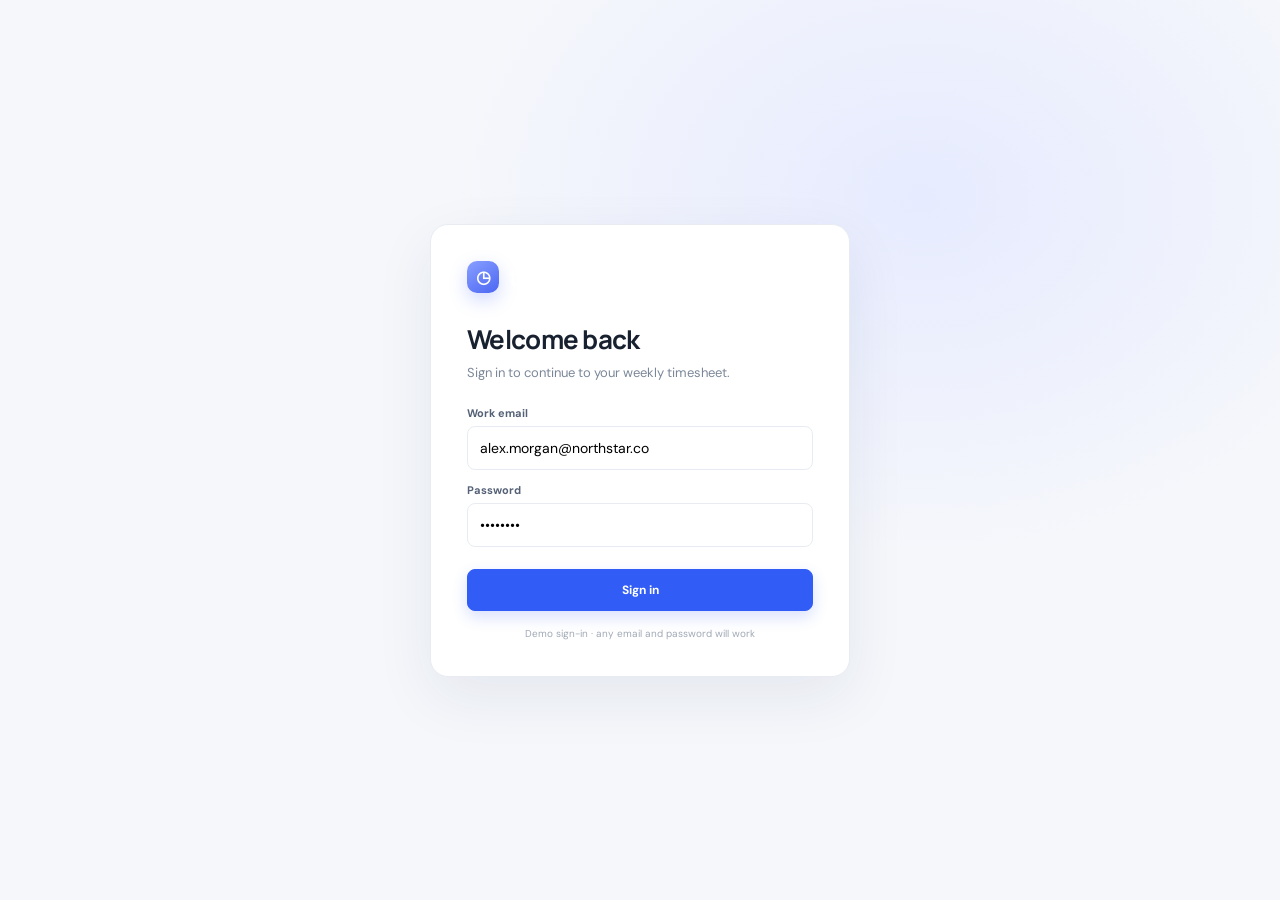
<file: prototypes/timesheet.html>
<!doctype html>
<html lang="en">
<head>
<meta charset="utf-8"><meta name="viewport" content="width=device-width,initial-scale=1"><meta name="theme-color" content="#f5f7fb">
<title>Tempo — Weekly timesheet</title>
<style>
@import url('https://fonts.googleapis.com/css2?family=DM+Sans:wght@400;500;600;700&family=Manrope:wght@400;500;600;700;800&display=swap');
:root{--ink:#18212f;--muted:#7b8798;--line:#e8ecf2;--paper:#fff;--bg:#f5f7fb;--blue:#315cf5;--blue2:#edf1ff;--green:#119b75;--shadow:0 12px 36px #1c2b4610}*{box-sizing:border-box}body{margin:0;background:var(--bg);color:var(--ink);font:14px 'DM Sans',sans-serif}button,input,select,textarea{font:inherit}button{cursor:pointer}.shell{min-height:100vh}.sidebar{position:fixed;inset:0 auto 0 0;width:238px;background:#fff;border-right:1px solid var(--line);padding:25px 17px;display:flex;flex-direction:column;z-index:2}.brand{font:800 23px Manrope,sans-serif;letter-spacing:-1px;display:flex;align-items:center;gap:10px;padding:0 9px 39px}.brand-mark{width:32px;height:32px;border-radius:11px;background:linear-gradient(145deg,#5477ff,#2246de);display:grid;place-items:center;color:white;font-size:17px;box-shadow:0 5px 12px #315cf544}.nav-label{font-size:10px;font-weight:700;color:#a2aab7;letter-spacing:1.2px;padding:0 11px 9px}.nav{display:grid;gap:5px}.nav button{border:0;background:transparent;color:#687589;text-align:left;border-radius:9px;padding:11px 12px;font-weight:600;display:flex;gap:12px;align-items:center}.nav button.active{background:var(--blue2);color:var(--blue)}.nav .ico{width:17px;text-align:center;font-size:16px}.sidebar-bottom{margin-top:auto}.help-card{background:#f7f8fc;border:1px solid var(--line);border-radius:12px;padding:14px;margin:10px 1px 20px}.help-card b{font-size:12px}.help-card p{font-size:11px;color:var(--muted);line-height:1.5;margin:6px 0 11px}.help-card button{border:0;background:none;color:var(--blue);font-size:11px;font-weight:700;padding:0}.profile{border-top:1px solid var(--line);padding:17px 4px 0;display:flex;align-items:center;gap:10px}.avatar{height:34px;width:34px;border-radius:50%;background:#e9c4a7;color:#654d3f;display:grid;place-items:center;font-weight:700}.profile b{font-size:12px}.profile small{display:block;color:var(--muted);font-size:10px;margin-top:3px}.more{margin-left:auto;color:#9ba4b2}.main{margin-left:238px;min-height:100vh}.topbar{height:72px;background:#ffffffc9;border-bottom:1px solid var(--line);display:flex;align-items:center;padding:0 42px;justify-content:space-between}.crumb{color:#94a0b0;font-size:12px}.crumb strong{color:#273247;font-weight:600}.top-right{display:flex;align-items:center;gap:18px}.week-pill{font-size:11px;color:#67758a;background:#f5f7fa;padding:8px 11px;border-radius:7px}.bell{border:0;background:transparent;color:#718096;font-size:17px}.content{max-width:1190px;padding:36px 42px 70px;margin:0 auto}.eyebrow{color:#78869a;font-size:11px;font-weight:700;letter-spacing:1.3px;text-transform:uppercase}.page-heading{display:flex;justify-content:space-between;align-items:flex-start;margin-bottom:25px}.page-heading h1{font:700 29px Manrope,sans-serif;letter-spacing:-1px;margin:7px 0 5px}.page-heading p{color:var(--muted);margin:0;font-size:13px}.btn{border:1px solid var(--line);background:#fff;color:#526075;border-radius:8px;padding:10px 14px;font-size:12px;font-weight:700;box-shadow:0 1px 2px #00000005}.btn.primary{background:var(--blue);border-color:var(--blue);color:white;box-shadow:0 6px 15px #315cf530}.btn:hover{filter:brightness(.98);transform:translateY(-1px)}.week-control{display:flex;align-items:center;gap:12px}.week-control .btn{padding:8px 11px}.week-text{text-align:center;min-width:165px}.week-text b{display:block;font-size:13px}.week-text span{color:var(--muted);font-size:10px;display:block;margin-top:4px}.summary{display:grid;grid-template-columns:1.2fr repeat(4,minmax(0,1fr));gap:12px;margin-bottom:19px}.stat{position:relative;overflow:hidden;isolation:isolate;border:0;border-radius:17px;padding:19px 18px;box-shadow:0 12px 28px #21304a18;min-height:132px}.stat:after{content:"";position:absolute;z-index:-1;width:160px;height:160px;border:1px solid #ffffff24;border-radius:50%;right:-67px;top:-95px;box-shadow:0 0 0 16px #ffffff0b,0 0 0 34px #ffffff08}.stat:not(.primary-stat) .stat-label,.stat:not(.primary-stat) .stat-sub{color:#ffffffc2}.stat:not(.primary-stat) .stat-value{color:#fff}.stat:not(.primary-stat) .stat-value small{color:#ffffffb3!important}.stat:nth-child(2){background:linear-gradient(140deg,#126c69,#29a392)}.stat:nth-child(3){background:linear-gradient(140deg,#9a5c23,#d89743)}.stat:nth-child(4){background:linear-gradient(140deg,#5741ad,#9178ef)}.stat:nth-child(5){background:linear-gradient(140deg,#26354f,#516987)}.stat.primary-stat{background:linear-gradient(135deg,#213fc8,#4772f5 72%,#6b8dff);color:white;border:0;box-shadow:0 14px 32px #315cf542;display:flex;flex-direction:column;justify-content:center;padding-right:92px}.stat-label{font-size:11px;color:#8793a4;font-weight:600}.primary-stat .stat-label{color:#dbe3ff}.stat-value{font:700 23px Manrope,sans-serif;letter-spacing:-.6px;margin:8px 0 4px}.stat-sub{font-size:10px;color:#9aa4b2}.primary-stat .stat-sub{color:#dce4ff}.stat-sub .dot{display:inline-block;width:6px;height:6px;border-radius:50%;background:#55e0ad;margin-right:5px}.progress-ring{--pct:70;position:absolute;right:17px;top:50%;transform:translateY(-50%);width:61px;height:61px;border-radius:50%;display:grid;place-content:center;text-align:center;background:radial-gradient(circle at center,#315cf5 58%,transparent 60%),conic-gradient(#9fe8ff calc(var(--pct)*1%),#ffffff3b 0);box-shadow:0 0 0 1px #ffffff32}.progress-ring span{font:800 13px Manrope,sans-serif;color:#fff}.progress-ring small{font-size:8px;color:#e0e8ff;margin-top:1px}.stat.primary-stat:after{right:-76px;top:auto;bottom:-115px;width:220px;height:220px;border:1px solid #ffffff25;box-shadow:0 0 0 20px #ffffff0a,0 0 0 42px #ffffff07}.card{background:white;border:1px solid var(--line);border-radius:13px;box-shadow:var(--shadow);overflow:hidden}.card-head{padding:19px 21px;display:flex;align-items:center;justify-content:space-between;border-bottom:1px solid var(--line)}.card-title{font:700 15px Manrope,sans-serif}.card-sub{font-size:11px;color:#8a96a6;margin-top:4px}.head-actions{display:flex;gap:8px}.icon-btn{height:31px;width:31px;border:1px solid var(--line);background:white;color:#758197;border-radius:7px;font-size:16px}.table-wrap{overflow:auto}.timesheet{width:100%;border-collapse:collapse;min-width:780px}.timesheet th{height:48px;background:#fafbfd;text-align:left;color:#8c98a9;font-size:10px;text-transform:uppercase;letter-spacing:.65px;font-weight:700;padding:0 14px;border-bottom:1px solid var(--line)}.timesheet td{padding:12px 14px;border-bottom:1px solid #f0f2f6;vertical-align:middle}.timesheet th:first-child,.timesheet td:first-child{padding-left:21px}.timesheet tr:last-child td{border-bottom:0}.day{min-width:128px}.day b{display:block;font-size:12px;font-weight:600}.day small{font-size:10px;color:#99a3b1;display:block;margin-top:4px}.day.today b{color:var(--blue)}.entry-select{border:1px solid #e8ebf1;background:white;border-radius:7px;height:35px;padding:0 10px;color:#445166;width:100%;font-size:11px;outline:none}.entry-select:focus,.hour-input:focus{border-color:#8da3ff;box-shadow:0 0 0 3px #315cf514}.hours-cell{width:92px}.hour-input{height:35px;width:67px;border:1px solid #e8ebf1;border-radius:7px;padding:0 10px;text-align:center;color:#273247;font-size:12px;outline:none}.hour-unit{font-size:10px;color:#9aa4b2;margin-left:5px}.note-btn{border:0;background:none;color:#9aa4b2;font-size:16px}.note-btn.has-note{color:var(--blue)}.day-total{text-align:right;font-size:11px;color:#748197;font-weight:600}.bottom-row{padding:16px 21px;border-top:1px solid var(--line);display:flex;align-items:center;justify-content:space-between}.legend{display:flex;gap:15px;color:#929dad;font-size:10px}.legend span{display:flex;align-items:center;gap:6px}.legend i{width:7px;height:7px;border-radius:50%;background:#5477ff}.legend span:nth-child(2) i{background:#10a37f}.legend span:nth-child(3) i{background:#f3aa52}.table-footer{display:flex;gap:9px}.under{display:grid;grid-template-columns:1fr 310px;gap:15px;margin-top:16px}.tip{border:1px solid #e4eaff;background:#f6f8ff;padding:15px 17px;border-radius:10px;display:flex;gap:12px;color:#7180a3;font-size:11px;line-height:1.55}.tip-icon{color:var(--blue);font-size:17px}.tip b{color:#394969}.status-card{background:white;border:1px solid var(--line);border-radius:10px;padding:13px 15px;display:flex;justify-content:space-between;align-items:center}.status-card b{font-size:11px}.status-chip{font-size:10px;color:#b37a24;background:#fff7e7;padding:5px 8px;border-radius:20px;font-weight:700}.toast{position:fixed;right:25px;bottom:24px;background:#202b3a;color:white;padding:12px 16px;border-radius:9px;box-shadow:0 10px 30px #1114;font-size:12px;opacity:0;transform:translateY(8px);transition:.2s;pointer-events:none;z-index:10}.toast.show{opacity:1;transform:translateY(0)}.modal-back{position:fixed;inset:0;background:#17243a66;display:none;align-items:center;justify-content:center;z-index:5;padding:20px}.modal-back.show{display:flex}.modal{background:white;width:min(440px,100%);border-radius:14px;padding:23px;box-shadow:0 20px 80px #15223b33}.modal h2{font:700 19px Manrope,sans-serif;margin:0 0 6px}.modal p{font-size:12px;color:var(--muted);margin:0 0 18px}.form-row{margin:13px 0}.form-row label{font-size:11px;font-weight:700;color:#546176;display:block;margin-bottom:6px}.form-row input,.form-row select,.form-row textarea{width:100%;border:1px solid var(--line);border-radius:8px;padding:10px;outline:none}.modal-actions{display:flex;justify-content:flex-end;gap:8px;margin-top:20px}.login{min-height:100vh;display:none;place-items:center;background:radial-gradient(ellipse at 72% 22%,#e6ebff 0,transparent 36%),#f5f7fb}.login-box{width:min(420px,calc(100% - 36px));background:#fff;border:1px solid var(--line);border-radius:18px;padding:36px;box-shadow:0 20px 60px #1b2e4b13}.login-box .brand{padding:0 0 28px}.login-box h1{font:700 26px Manrope,sans-serif;letter-spacing:-.7px;margin:0 0 7px}.login-box>p{color:var(--muted);font-size:13px;margin:0 0 25px}.login-box .form-row input{padding:12px}.login-box .btn{width:100%;margin-top:9px;padding:12px}.login-hint{text-align:center;color:#a0a9b6;font-size:10px;margin-top:16px}.mobile-menu{display:none}
@media(max-width:1100px){.summary{grid-template-columns:repeat(3,minmax(0,1fr))}}@media(max-width:960px){.sidebar{width:205px}.main{margin-left:205px}.content{padding:28px 24px 50px}.topbar{padding:0 24px}.summary{grid-template-columns:repeat(2,minmax(0,1fr))}.under{grid-template-columns:1fr}}
@media(max-width:660px){.sidebar{display:none}.main{margin:0}.topbar{height:58px;padding:0 16px}.content{padding:25px 15px 40px}.page-heading{display:block}.page-heading .week-control{margin-top:18px;justify-content:space-between}.page-heading h1{font-size:25px}.summary{gap:8px}.stat{padding:14px}.stat-value{font-size:20px}.head-actions .btn{padding:8px}.card-head{padding:16px}.top-right{gap:8px}.week-pill{font-size:10px}.bottom-row{padding:13px 16px;gap:10px;align-items:flex-start;flex-direction:column}.table-footer{width:100%;justify-content:flex-end}.legend{gap:10px}}

/* Premium navigation and daily log treatment */
.sidebar{background:linear-gradient(165deg,#121b34 0%,#1a2745 56%,#202f50 100%);border:0;box-shadow:10px 0 35px #17243a12;color:#f4f6ff;padding:26px 15px}.brand{color:#fff;padding-bottom:38px}.brand-mark{border-radius:10px;background:linear-gradient(145deg,#89a0ff,#4b66f3);box-shadow:0 7px 18px #657fff4a;color:#fff}.nav-label,.side-section-label{color:#8593b3;font-size:9px;letter-spacing:1.5px;font-weight:800;padding:0 12px 11px}.nav{gap:6px}.nav button{position:relative;color:#aeb9d0;border-radius:10px;padding:10px 11px;min-height:43px;font-size:12px;transition:background .18s,color .18s,transform .18s}.nav button:hover{background:#ffffff0e;color:white;transform:translateX(2px)}.nav button.active{background:linear-gradient(105deg,#4969f2,#667ff8);color:#fff;box-shadow:0 7px 19px #3458ed44}.nav .ico{display:grid;place-items:center;width:25px;height:25px;border-radius:8px;background:#ffffff0e;font-size:14px;color:#d0d9f1}.nav button.active .ico{background:#ffffff24;color:white}.nav-text{flex:1}.nav-arrow{font-size:13px;color:#d8e0ff}.nav-count{margin-left:auto;color:#b8c3dc;background:#ffffff10;border-radius:6px;padding:3px 6px;font-size:9px;font-weight:700}.nav-count.leave-count{color:#c4d0ff}.side-section-label{margin-top:29px;padding-bottom:10px}.side-week-card{margin:0 2px 10px;padding:14px 13px 13px;border:1px solid #ffffff14;border-radius:13px;background:linear-gradient(145deg,#ffffff0d,#ffffff08);box-shadow:inset 0 1px #ffffff0a}.side-week-top{display:flex;align-items:center;gap:7px;color:#b9c5df;font-size:9px;font-weight:800;letter-spacing:.8px}.week-orb{width:22px;height:22px;display:grid;place-items:center;border-radius:7px;background:#758dff2d;color:#b8c7ff;font-size:11px}.week-live{margin-left:auto;color:#7fe0bd;background:#3ab18a1c;padding:3px 6px;border-radius:5px;font-size:8px}.side-week-hours{margin:13px 0 8px;display:flex;align-items:baseline;gap:5px}.side-week-hours strong{font:700 24px Manrope,sans-serif;color:#fff;letter-spacing:-.8px}.side-week-hours span{color:#9eabc5;font-size:10px}.side-week-track{height:4px;background:#ffffff20;border-radius:5px;overflow:hidden}.side-week-track i{display:block;width:75%;height:100%;border-radius:5px;background:linear-gradient(90deg,#8ca4ff,#66e0c2);transition:width .2s}.side-week-card>small{display:block;color:#8291b1;font-size:9px;margin-top:9px}.sidebar-bottom{margin-top:auto}.help-card{background:#ffffff0b;border:1px solid #ffffff14;border-radius:12px;margin:10px 1px 17px;padding:13px}.help-card b{color:#eef2ff;font-size:11px}.help-card p{color:#9eabc5;font-size:10px}.help-card button{color:#aebeff;font-size:10px}.profile{border-top:1px solid #ffffff18;padding-top:15px}.profile b{color:#f1f4ff;font-size:11px}.profile small{color:#9eabc5}.avatar{background:linear-gradient(145deg,#e6b898,#ce9a7d);color:#573d36;box-shadow:0 0 0 3px #ffffff14}.more{color:#9eabc5}
.card{border:1px solid #e8edf5;border-radius:17px;box-shadow:0 18px 45px #2334510b}.card-head{background:linear-gradient(100deg,#fff,#f7f9ff);padding:19px 21px}.card-title{letter-spacing:-.2px}.timesheet{border-collapse:separate;border-spacing:0}.timesheet th{background:#f4f6fb;height:42px;font-size:9px;letter-spacing:1px;color:#8995aa}.timesheet tbody tr{background:#fff;transition:background .16s}.timesheet tbody tr:hover{background:#f8faff}.timesheet tbody td{padding-top:11px;padding-bottom:11px;border-bottom:1px solid #edf0f6}.timesheet tbody tr:last-child td{border-bottom:0}.day-date{display:flex;align-items:center;gap:9px}.day-date:before{content:"";width:4px;height:30px;border-radius:5px;background:#dfe5f0;flex:none}.day.today .day-date:before{background:linear-gradient(#6480ff,#a2b3ff)}.day b{font-size:11px;color:#334057}.day.today b{color:#385cf1}.day small{font-size:9px;margin-top:3px}.entry-select{height:36px;border:1px solid #e6eaf2;border-radius:9px;background-color:#fbfcfe;color:#46546a;font-size:10px;font-weight:600;padding:0 11px;transition:all .16s}.entry-select:hover{border-color:#cbd5e6;background-color:white}.entry-select.type-project{border-color:#d8e4ff;background-color:#f4f7ff;color:#3e5fbd}.entry-select.type-overtime{border-color:#e0d6ff;background-color:#f7f3ff;color:#7453c5}.entry-select.type-holiday{border-color:#f5dfbc;background-color:#fff8ed;color:#9b6a25}.entry-select.type-leave{border-color:#ccebe2;background-color:#effaf6;color:#23866c}.hour-input{height:36px;width:70px;background:#fbfcfe;border:1px solid #e6eaf2;border-radius:9px;font-weight:700;color:#2d3950}.hour-input:focus{background:#fff;border-color:#859bff}.hour-unit{font-size:9px}.note-btn{height:30px;min-width:31px;padding:0 9px;border-radius:8px;background:#f5f7fb;color:#8692a6;font-size:13px}.note-btn:hover{background:#eaf0ff;color:#4767ed}.note-btn.has-note{background:#edf2ff;color:#4564ed;font-size:11px}.day-total{text-align:right;font-size:10px;color:#6f7d92;font-weight:700}.day-total-pill{display:inline-block;padding:6px 9px;border-radius:7px;background:#f1f4f9;color:#526178;min-width:54px;text-align:center}.bottom-row{background:#fbfcfe}.legend{font-size:9px}.legend i{width:8px;height:8px;box-shadow:0 0 0 3px #5477ff1a}.legend span:nth-child(2) i{box-shadow:0 0 0 3px #10a37f1a}.legend span:nth-child(3) i{box-shadow:0 0 0 3px #f3aa521a}.legend span:nth-child(4) i{background:#9175e9;box-shadow:0 0 0 3px #9175e91a}
@media(max-width:660px){.sidebar{display:none}.card{border-radius:14px}.card-head{align-items:flex-start;gap:12px}.head-actions{flex:none}.timesheet th,.timesheet td{padding-left:10px;padding-right:10px}.timesheet th:first-child,.timesheet td:first-child{padding-left:14px}.day-date{gap:6px}.day-date:before{width:3px}}

.report-view{padding-bottom:25px}.report-actions{display:flex;align-items:center;gap:12px}.report-period{font-size:11px;color:#7c899e;font-weight:700}.report-hero{position:relative;overflow:hidden;display:flex;justify-content:space-between;align-items:center;padding:25px 29px;border-radius:18px;color:#fff;background:linear-gradient(115deg,#172340,#263b68 65%,#3e5c9b);box-shadow:0 15px 35px #23375c28}.report-kicker{font-size:9px;letter-spacing:1.5px;color:#b8c7ed;font-weight:800}.report-hero h2{font:800 32px Manrope,sans-serif;letter-spacing:-1.2px;margin:10px 0 4px}.report-hero h2 small{font:500 12px 'DM Sans',sans-serif;letter-spacing:0;color:#bfcae2}.report-hero p{font-size:11px;color:#b4c2df;margin:0}.report-hero-badge{z-index:1;width:70px;height:70px;border:1px solid #ffffff42;border-radius:50%;display:flex;flex-direction:column;align-items:center;justify-content:center;background:#ffffff12;box-shadow:0 0 0 9px #ffffff08}.report-hero-badge span,.report-hero-badge small{font-size:8px;color:#c1cdea;letter-spacing:1px}.report-hero-badge b{font:700 20px Manrope,sans-serif;color:white}.report-orbit{position:absolute;right:20px;top:-115px;width:270px;height:270px;border:1px solid #ffffff1e;border-radius:50%;box-shadow:0 0 0 22px #ffffff08,0 0 0 48px #ffffff06}.report-metrics{display:grid;grid-template-columns:repeat(4,minmax(0,1fr));gap:12px;margin:14px 0}.report-metric{position:relative;min-height:123px;padding:15px 16px;border-radius:14px;overflow:hidden;display:flex;flex-direction:column;align-items:flex-start;box-shadow:0 10px 22px #1c2b460a}.report-metric:after{content:"";position:absolute;width:90px;height:90px;right:-32px;bottom:-47px;border-radius:50%;background:#ffffff4d}.report-metric small{font-size:9px;letter-spacing:.8px;font-weight:800;opacity:.72;margin:12px 0 5px}.report-metric b{font:700 18px Manrope,sans-serif}.report-metric>span:last-child{font-size:9px;opacity:.72;margin-top:4px}.metric-icon{position:absolute;right:13px;top:13px;width:25px;height:25px;border-radius:8px;background:#ffffff75;display:grid;place-items:center;font-size:13px}.metric-blue{background:linear-gradient(140deg,#e1eaff,#cbd9ff);color:#304b9d}.metric-violet{background:linear-gradient(140deg,#eee7ff,#dcd0ff);color:#5f45a4}.metric-amber{background:linear-gradient(140deg,#fff0d8,#ffdfae);color:#855515}.metric-mint{background:linear-gradient(140deg,#def4eb,#c2ebdc);color:#23654f}.report-grid{display:grid;grid-template-columns:1.1fr .9fr;gap:14px}.report-panel{background:#fff;border:1px solid #e9edf4;border-radius:15px;padding:18px 19px;box-shadow:0 12px 30px #1c2b4608}.report-panel-head{display:flex;align-items:center;justify-content:space-between;margin-bottom:13px}.report-panel h3{font:700 13px Manrope,sans-serif;margin:0;color:#243149}.report-panel p{font-size:10px;color:#8b97a9;margin:4px 0 0}.report-tag{font-size:8px;font-weight:800;letter-spacing:.7px;color:#6779bb;background:#f0f3ff;padding:6px 8px;border-radius:6px}.breakdown-row{display:grid;grid-template-columns:minmax(95px,1.1fr) 1.6fr 53px 34px;gap:9px;align-items:center;padding:12px 0;border-top:1px solid #f0f2f6}.breakdown-name{display:flex;align-items:center;gap:8px;min-width:0;font-size:10px;color:#47546a;font-weight:600}.breakdown-name i,.report-day-dot{width:8px;height:8px;border-radius:3px;background:var(--swatch);flex:none;box-shadow:0 0 0 3px color-mix(in srgb,var(--swatch),transparent 85%)}.breakdown-name span{white-space:nowrap;overflow:hidden;text-overflow:ellipsis}.breakdown-track{height:6px;border-radius:10px;background:#eff2f7;overflow:hidden}.breakdown-track i{display:block;height:100%;border-radius:10px;background:var(--swatch)}.breakdown-row>b{font-size:10px;text-align:right;color:#344158}.breakdown-row>b small{font-size:8px;color:#8e99aa;font-weight:500}.breakdown-percent{text-align:right;color:#939eb0;font-size:9px}.report-day-row{min-height:40px;border-top:1px solid #f0f2f6;display:flex;align-items:center;gap:10px}.report-day-label{flex:1;min-width:0}.report-day-label b{display:block;font-size:10px;color:#3d4a60}.report-day-label small{display:block;white-space:nowrap;overflow:hidden;text-overflow:ellipsis;font-size:8px;color:#919caf;margin-top:3px}.report-day-note{max-width:80px;overflow:hidden;text-overflow:ellipsis;white-space:nowrap;font-size:8px;color:#8793a5}.report-day-hours{min-width:38px;text-align:right;color:#31415c;font-size:10px}.report-day-hours small{font-size:8px;color:#8a96a8;margin-left:2px}.report-empty{padding:20px 8px;text-align:center;color:#96a1b1;font-size:10px}.report-footnote{margin-top:12px;color:#9aa5b3;font-size:9px;display:flex;gap:7px;align-items:center}.report-footnote span{color:#8797c7}.crumb strong{transition:color .2s}
@media(max-width:900px){.report-grid{grid-template-columns:1fr}.report-metrics{grid-template-columns:repeat(2,minmax(0,1fr)}}
@media(max-width:660px){.report-actions{margin-top:17px;justify-content:space-between}.report-period{font-size:10px}.report-hero{padding:21px}.report-hero h2{font-size:27px}.report-metrics{gap:8px}.report-metric{min-height:115px;padding:13px}.report-panel{padding:15px}.breakdown-row{grid-template-columns:minmax(80px,1fr) 1.2fr 48px 30px;gap:6px}}
@media print{@page{size:auto;margin:14mm}body{background:white!important}.sidebar,.topbar,.toast,.modal-back,.head-actions,.table-footer,.report-actions,.help-card,.profile{display:none!important}.main{margin:0!important}.content{max-width:none!important;padding:0!important}.card,.report-panel{box-shadow:none!important}.card{border:1px solid #d6dce6!important}.report-view{break-inside:avoid}.report-hero,.stat,.report-metric{-webkit-print-color-adjust:exact;print-color-adjust:exact}body.printing-report #mainContent>*:not(#reportView){display:none!important}body.printing-report #reportView{display:block!important}body:not(.printing-report) #reportView{display:none!important}}
.row-project .day-date:before{background:linear-gradient(180deg,#7893ff,#496bf1);box-shadow:0 0 0 3px #5577f514}.row-holiday .day-date:before{background:linear-gradient(180deg,#f4c36d,#df9638);box-shadow:0 0 0 3px #e5a64b20}.row-leave .day-date:before{background:linear-gradient(180deg,#67cdb1,#239b7b);box-shadow:0 0 0 3px #35a9891c}.row-overtime .day-date:before{background:linear-gradient(180deg,#b4a0ff,#8062df);box-shadow:0 0 0 3px #9175e91c}.day-date.type-project:before{background:linear-gradient(180deg,#7893ff,#496bf1);box-shadow:0 0 0 3px #5577f514}.day-date.type-holiday:before{background:linear-gradient(180deg,#f4c36d,#df9638);box-shadow:0 0 0 3px #e5a64b20}.day-date.type-leave:before{background:linear-gradient(180deg,#67cdb1,#239b7b);box-shadow:0 0 0 3px #35a9891c}.day-date.type-overtime:before{background:linear-gradient(180deg,#b4a0ff,#8062df);box-shadow:0 0 0 3px #9175e91c}.timesheet tbody tr td.day .day-date.type-project:before{background:#5577f5!important;box-shadow:0 0 0 3px #5577f522!important}.timesheet tbody tr td.day .day-date.type-holiday:before{background:#e5a342!important;box-shadow:0 0 0 3px #e5a34233!important}.timesheet tbody tr td.day .day-date.type-leave:before{background:#21a582!important;box-shadow:0 0 0 3px #21a58233!important}.timesheet tbody tr td.day .day-date.type-overtime:before{background:#9274e8!important;box-shadow:0 0 0 3px #9274e833!important}.day-date:before{display:none!important}.day-marker{display:block;width:4px;height:30px;flex:none;border-radius:5px;box-shadow:0 0 0 3px var(--marker-glow)}@media(max-width:660px){.day-marker{width:3px}}
.day-date:before{display:none!important}.day-marker{display:block;width:4px;height:30px;flex:none;border-radius:5px;box-shadow:0 0 0 3px var(--marker-glow)}@media(max-width:660px){.day-marker{width:3px}}
 .demo-view{padding-bottom:28px}.demo-data-tag{align-self:center;color:#6878bd;background:#eef1ff;padding:8px 10px;border-radius:7px;font-size:8px;font-weight:800;letter-spacing:.8px}.submission-stats{display:grid;grid-template-columns:repeat(3,minmax(0,1fr));gap:13px;margin:4px 0 16px}.mini-stat{display:flex;flex-direction:column;padding:17px 19px;border-radius:14px;min-height:105px;box-shadow:0 10px 25px #1d2d4a0c}.mini-stat small{font-size:9px;font-weight:800;letter-spacing:.7px;opacity:.72}.mini-stat b{font:700 25px Manrope,sans-serif;margin:7px 0 2px}.mini-stat span{font-size:10px;opacity:.72}.mini-blue{background:linear-gradient(135deg,#e1eaff,#cddaff);color:#334e9b}.mini-green{background:linear-gradient(135deg,#def4eb,#c7ebde);color:#25664f}.mini-amber{background:linear-gradient(135deg,#fff0d8,#ffe2b6);color:#80521b}.demo-panel{background:#fff;border:1px solid #e9edf4;border-radius:16px;padding:19px 21px;box-shadow:0 14px 35px #1c2b4609}.demo-panel-head{display:flex;justify-content:space-between;align-items:center;margin-bottom:13px}.demo-panel-head h2{font:700 14px Manrope,sans-serif;margin:0;color:#26344d}.demo-panel-head p{font-size:10px;color:#8995a8;margin:4px 0 0}.panel-count{color:#8793a9;background:#f2f4f9;padding:6px 8px;border-radius:6px;font-size:8px;font-weight:800;letter-spacing:.7px}.submission-row{display:grid;grid-template-columns:36px minmax(180px,1fr) 85px 106px 95px;align-items:center;gap:13px;padding:15px 0;border-top:1px solid #eef1f5}.submission-icon{width:32px;height:32px;border-radius:10px;display:grid;place-items:center;font-size:14px}.draft-icon{background:#edf1ff;color:#6178d3}.approved-icon{background:#e4f6ee;color:#26956d}.returned-icon{background:#fff0e2;color:#cc8234}.submission-main{min-width:0}.submission-main>b{display:block;font-size:11px;color:#344158}.submission-main>b small{color:#79869b;font-weight:500;margin-left:7px}.submission-main>span{display:block;color:#929daf;font-size:9px;margin-top:5px;overflow:hidden;text-overflow:ellipsis;white-space:nowrap}.submission-hours{font:700 12px Manrope,sans-serif;color:#35435b}.submission-hours small{font:500 9px 'DM Sans',sans-serif;color:#929daf}.state-pill{justify-self:start;border-radius:20px;padding:6px 9px;font-size:9px;font-weight:700;white-space:nowrap}.state-draft{color:#9a722d;background:#fff4df}.state-approved{color:#27815f;background:#e6f7ef}.state-returned{color:#bd6c39;background:#fff0e7}.row-link{text-align:right;color:#526be3;font-size:9px;font-weight:700;white-space:nowrap}.muted-link{color:#8995a9}.demo-note{margin:13px 3px;color:#929daf;font-size:9px}.project-banner{padding:22px 25px;background:linear-gradient(115deg,#172340,#2a4577);border-radius:16px;color:#fff;box-shadow:0 13px 30px #263c6429}.project-banner>span{font-size:8px;color:#b6c5e5;font-weight:800;letter-spacing:1.3px}.project-banner h2{font:700 20px Manrope,sans-serif;margin:7px 0 4px}.project-banner p{font-size:10px;color:#b4c2df;margin:0}.project-card-grid{display:grid;grid-template-columns:repeat(3,minmax(0,1fr));gap:14px;margin-top:15px}.project-card{overflow:hidden;background:#fff;border:1px solid #e8edf4;border-radius:15px;box-shadow:0 12px 28px #1d2c490d}.project-art{height:100px;display:flex;align-items:flex-end;justify-content:space-between;padding:15px 17px}.project-art>span{font-size:28px;color:#ffffffdc}.project-art>small{background:#ffffff28;color:white;padding:5px 7px;border-radius:5px;font-size:8px;font-weight:800;letter-spacing:.7px}.project-art-blue{background:linear-gradient(135deg,#4168ec,#7790ff)}.project-art-violet{background:linear-gradient(135deg,#7254d6,#a088f4)}.project-art-mint{background:linear-gradient(135deg,#168d81,#58c3a5)}.project-card-body{padding:13px 16px 15px}.project-card-top{font-size:9px;color:#7f8ba0;display:flex;align-items:center;gap:6px}.project-status-dot{width:6px;height:6px;border-radius:50%;background:#43b786;box-shadow:0 0 0 3px #43b78620}.project-card h3{font:700 13px Manrope,sans-serif;margin:12px 0 4px;color:#28364f}.project-card-body>p{font-size:9px;color:#8995a8;margin:0}.project-card-foot{border-top:1px solid #f0f2f6;margin-top:13px;padding-top:11px;display:flex;justify-content:space-between;color:#929daf;font-size:8px}.leave-summary{display:grid;grid-template-columns:1.25fr 1fr 1fr;gap:13px;margin:4px 0 15px}.leave-balance{padding:17px 19px;border-radius:15px;color:#fff;background:linear-gradient(135deg,#246b68,#36a48b);box-shadow:0 12px 26px #16776827}.leave-balance>small,.leave-info-card>small{display:block;font-size:8px;font-weight:800;letter-spacing:.8px;opacity:.75}.leave-balance>b{display:block;font:700 26px Manrope,sans-serif;margin:8px 0 2px}.leave-balance>b span{font:500 11px 'DM Sans',sans-serif}.leave-balance>p{font-size:9px;color:#d4f1e9;margin:0}.balance-track{height:4px;background:#ffffff38;border-radius:5px;margin-top:13px}.balance-track i{display:block;width:68%;height:100%;background:#c5ffe9;border-radius:5px}.leave-info-card{min-height:112px;padding:16px;border-radius:14px;background:linear-gradient(140deg,#e8edff,#dbe3ff);color:#344f9e;box-shadow:0 10px 22px #2437610d}.leave-info-card b{display:block;font:700 21px Manrope,sans-serif;margin:9px 0 3px}.leave-info-card>span{font-size:9px;opacity:.72}.holiday-info{background:linear-gradient(140deg,#fff0d8,#ffe1b5);color:#815519}.leave-content-grid{display:grid;grid-template-columns:1.1fr .9fr;gap:14px}.leave-request-row,.holiday-row{display:flex;align-items:center;gap:11px;border-top:1px solid #eff1f6;padding:13px 0}.leave-request-mark{width:30px;height:30px;display:grid;place-items:center;border-radius:9px;background:#e9f7f1;color:#269a77}.leave-request-main{flex:1}.leave-request-main b,.holiday-row>div b{display:block;font-size:10px;color:#3c4a61}.leave-request-main small,.holiday-row>div small{display:block;font-size:8px;color:#909caf;margin-top:4px}.holiday-date{width:35px;height:38px;border-radius:8px;display:flex;flex-direction:column;align-items:center;justify-content:center;background:#fff1d9;color:#b17a2d}.holiday-date b{font:700 13px Manrope,sans-serif}.holiday-date small{font-size:7px;font-weight:800;letter-spacing:.7px}.holiday-blue{background:#eaf0ff;color:#5776d5}.holiday-violet{background:#f0ebff;color:#8268cd}.holiday-row>div{flex:1}@media(max-width:900px){.project-card-grid{grid-template-columns:repeat(2,minmax(0,1fr))}.leave-content-grid{grid-template-columns:1fr}.submission-row{grid-template-columns:36px minmax(130px,1fr) 65px 95px}.submission-row .row-link{display:none}}@media(max-width:660px){.submission-stats{gap:7px}.mini-stat{padding:13px;min-height:99px}.mini-stat small{font-size:7px}.mini-stat b{font-size:21px}.demo-panel{padding:14px}.submission-row{grid-template-columns:30px minmax(95px,1fr) 52px;gap:8px;padding:12px 0}.submission-icon{width:28px;height:28px}.submission-main>b small{display:block;margin:4px 0 0}.submission-hours{font-size:10px}.submission-row .state-pill{grid-column:2;grid-row:2}.project-card-grid{grid-template-columns:1fr}.leave-summary{grid-template-columns:1fr 1fr}.leave-balance{grid-column:1/-1}.demo-view .page-heading{display:flex;align-items:flex-start;gap:10px}.demo-data-tag{font-size:7px;padding:7px}}</style><style>
.demo-view{max-width:100%;padding-bottom:30px}.demo-view .page-heading{margin-bottom:22px}.demo-data-tag{align-self:center;color:#6478c7!important;background:#e9edff!important;padding:8px 10px!important;border-radius:7px;font-size:8px!important;font-weight:800;letter-spacing:.8px}.submission-stats{display:grid!important;grid-template-columns:repeat(3,minmax(0,1fr))!important;gap:13px!important;margin:4px 0 16px!important}.mini-stat{display:flex!important;flex-direction:column!important;padding:17px 19px!important;border-radius:14px!important;min-height:105px!important;box-shadow:0 10px 25px #1d2d4a0c!important}.mini-stat small{font-size:9px!important;font-weight:800!important;letter-spacing:.7px;opacity:.72}.mini-stat b{font:700 25px Manrope,sans-serif!important;margin:7px 0 2px!important}.mini-stat span{font-size:10px!important;opacity:.72}.mini-blue{background:linear-gradient(135deg,#e1eaff,#cddaff)!important;color:#334e9b!important}.mini-green{background:linear-gradient(135deg,#def4eb,#c7ebde)!important;color:#25664f!important}.mini-amber{background:linear-gradient(135deg,#fff0d8,#ffe2b6)!important;color:#80521b!important}.demo-panel{display:block!important;background:#fff!important;border:1px solid #e9edf4!important;border-radius:16px!important;padding:19px 21px!important;box-shadow:0 14px 35px #1c2b4609!important}.demo-panel-head{display:flex!important;justify-content:space-between!important;align-items:center!important;margin-bottom:13px!important}.demo-panel-head h2{font:700 14px Manrope,sans-serif!important;margin:0!important;color:#26344d!important}.demo-panel-head p{font-size:10px!important;color:#8995a8!important;margin:4px 0 0!important}.panel-count{color:#8793a9!important;background:#f2f4f9!important;padding:6px 8px!important;border-radius:6px!important;font-size:8px!important;font-weight:800!important;letter-spacing:.7px}.submission-row{display:grid!important;grid-template-columns:36px minmax(180px,1fr) 85px 106px 95px!important;align-items:center!important;gap:13px!important;padding:15px 0!important;border-top:1px solid #eef1f5!important}.submission-main{min-width:0}.submission-main>b{display:block;font-size:11px;color:#344158}.submission-main>b small{color:#79869b;font-weight:500;margin-left:7px}.submission-main>span{display:block;color:#929daf;font-size:9px;margin-top:5px;white-space:nowrap}.submission-hours{font:700 12px Manrope,sans-serif;color:#35435b}.submission-hours small{font:500 9px 'DM Sans',sans-serif;color:#929daf}.state-pill{display:inline-block!important;justify-self:start;border-radius:20px!important;padding:6px 9px!important;font-size:9px!important;font-weight:700!important;white-space:nowrap}.state-draft{color:#9a722d!important;background:#fff4df!important}.state-approved{color:#27815f!important;background:#e6f7ef!important}.state-returned{color:#bd6c39!important;background:#fff0e7!important}.week-focus-card{display:block!important;margin:0 0 12px!important;padding:16px 18px!important;border:1px solid #d9e0f1!important;border-radius:14px!important;color:#f4f6ff!important;background:linear-gradient(150deg,#1b2946,#263858)!important;box-shadow:0 12px 26px #1a29451b!important}.focus-week-head{display:flex!important;align-items:center!important;gap:8px!important;color:#c5d0e8!important;font-size:9px!important;letter-spacing:.8px}.week-orb{width:22px;height:22px;display:grid;place-items:center;border-radius:7px;background:#758dff36;color:#c6d1ff}.week-live{margin-left:auto;color:#77e0bd!important;background:#3ab18a25!important;padding:4px 7px!important;border-radius:5px!important;font-size:8px!important;font-weight:800}.focus-hours{display:flex!important;align-items:baseline!important;gap:6px!important;margin:10px 0 8px!important}.focus-hours strong{font:700 24px Manrope,sans-serif!important;color:#fff!important}.focus-hours span{font-size:10px;color:#aab7d2}.focus-track{height:4px;background:#ffffff29;border-radius:6px;overflow:hidden}.focus-track i{display:block;height:100%;border-radius:6px;background:linear-gradient(90deg,#849cff,#65dfc1)}.focus-week-foot{display:flex!important;justify-content:space-between!important;gap:8px!important;margin-top:8px!important;color:#94a3c0!important;font-size:8px!important}.focus-week-foot b{color:#c4d0eb!important}
.project-banner{display:block!important;position:relative!important;padding:22px 25px!important;background:linear-gradient(115deg,#172340,#2a4577)!important;border-radius:16px!important;color:#fff!important}.project-banner>span{font-size:8px;color:#b6c5e5;font-weight:800;letter-spacing:1.3px}.project-banner h2{font:700 20px Manrope,sans-serif;margin:7px 0 4px}.project-banner p{font-size:10px;color:#b4c2df;margin:0}.project-card-grid{display:grid!important;grid-template-columns:repeat(3,minmax(0,1fr))!important;gap:14px!important;margin-top:15px!important}.project-card{display:block!important;overflow:hidden!important;background:#fff!important;border:1px solid #e8edf4!important;border-radius:15px!important;box-shadow:0 12px 28px #1d2c490d!important}.project-art{height:100px!important;display:flex!important;align-items:flex-end!important;justify-content:space-between!important;padding:15px 17px!important}.project-art>span{font-size:28px;color:#ffffffdc}.project-art>small{background:#ffffff28;color:white;padding:5px 7px;border-radius:5px;font-size:8px;font-weight:800;letter-spacing:.7px}.project-art-blue{background:linear-gradient(135deg,#4168ec,#7790ff)!important}.project-art-violet{background:linear-gradient(135deg,#7254d6,#a088f4)!important}.project-art-mint{background:linear-gradient(135deg,#168d81,#58c3a5)!important}.project-card-body{display:block!important;padding:13px 16px 15px!important}.project-card-top{font-size:9px;color:#7f8ba0;display:flex;align-items:center;gap:6px}.project-status-dot{width:6px;height:6px;border-radius:50%;background:#43b786;box-shadow:0 0 0 3px #43b78620}.project-card h3{font:700 13px Manrope,sans-serif;margin:12px 0 4px;color:#28364f}.project-card-body>p{font-size:9px;color:#8995a8;margin:0}.project-card-foot{display:flex!important;justify-content:space-between!important;border-top:1px solid #f0f2f6;margin-top:13px;padding-top:11px;color:#929daf;font-size:8px}
.leave-summary{display:grid!important;grid-template-columns:1.25fr 1fr 1fr!important;gap:13px!important;margin:4px 0 15px!important}.leave-balance{display:block!important;padding:17px 19px!important;border-radius:15px!important;color:#fff!important;background:linear-gradient(135deg,#246b68,#36a48b)!important}.leave-balance>small,.leave-info-card>small{display:block;font-size:8px;font-weight:800;letter-spacing:.8px;opacity:.75}.leave-balance>b{display:block;font:700 26px Manrope,sans-serif;margin:8px 0 2px}.leave-balance>b span{font:500 11px 'DM Sans',sans-serif}.leave-balance>p{font-size:9px;color:#d4f1e9;margin:0}.balance-track{height:4px;background:#ffffff38;border-radius:5px;margin-top:13px}.balance-track i{display:block;width:68%;height:100%;background:#c5ffe9;border-radius:5px}.leave-info-card{display:block!important;min-height:112px;padding:16px!important;border-radius:14px!important;background:linear-gradient(140deg,#e8edff,#dbe3ff)!important;color:#344f9e!important}.leave-info-card b{display:block;font:700 21px Manrope,sans-serif;margin:9px 0 3px}.leave-info-card>span{font-size:9px;opacity:.72}.holiday-info{background:linear-gradient(140deg,#fff0d8,#ffe1b5)!important;color:#815519!important}.leave-content-grid{display:grid!important;grid-template-columns:1.1fr .9fr!important;gap:14px!important}.leave-request-row,.holiday-row{display:flex!important;align-items:center!important;gap:11px!important;border-top:1px solid #eff1f6!important;padding:13px 0!important}.leave-request-mark{width:30px;height:30px;display:grid;place-items:center;border-radius:9px;background:#e9f7f1;color:#269a77}.leave-request-main{flex:1}.leave-request-main b,.holiday-row>div b{display:block;font-size:10px;color:#3c4a61}.leave-request-main small,.holiday-row>div small{display:block;font-size:8px;color:#909caf;margin-top:4px}.holiday-date{width:35px;height:38px;border-radius:8px;display:flex;flex-direction:column;align-items:center;justify-content:center;background:#fff1d9;color:#b17a2d}.holiday-date b{font:700 13px Manrope,sans-serif}.holiday-date small{font-size:7px;font-weight:800;letter-spacing:.7px}.holiday-blue{background:#eaf0ff;color:#5776d5}.holiday-violet{background:#f0ebff;color:#8268cd}.holiday-row>div{flex:1}
@media(max-width:900px){.project-card-grid{grid-template-columns:repeat(2,minmax(0,1fr))!important}.leave-content-grid{grid-template-columns:1fr!important}.submission-row{grid-template-columns:36px minmax(130px,1fr) 65px 95px!important}.submission-row .row-link{display:none!important}}
@media(max-width:660px){.submission-stats{grid-template-columns:repeat(2,minmax(0,1fr))!important;gap:7px!important}.mini-stat{padding:13px!important;min-height:99px!important}.mini-stat small{font-size:7px!important}.mini-stat b{font-size:21px!important}.demo-panel{padding:14px!important}.submission-row{grid-template-columns:30px minmax(95px,1fr) 52px!important;gap:8px!important;padding:12px 0!important}.submission-icon{width:28px;height:28px}.submission-main>b small{display:block;margin:4px 0 0}.submission-hours{font-size:10px}.submission-row .state-pill{grid-column:2;grid-row:2}.project-card-grid{grid-template-columns:1fr!important}.leave-summary{grid-template-columns:1fr 1fr!important}.leave-balance{grid-column:1/-1}.demo-view .page-heading{display:flex;align-items:flex-start;gap:10px}.demo-data-tag{font-size:7px!important;padding:7px!important}}

.week-summary-stat{background:linear-gradient(150deg,#1b2946,#263858)!important;color:#f4f6ff!important;padding:13px 14px!important;display:flex!important;flex-direction:column!important;justify-content:center!important;min-width:0;box-shadow:0 12px 27px #1a294522!important}.week-summary-stat:after{content:none!important}.summary-week-kicker{font-size:8px;font-weight:800;letter-spacing:1.25px;color:#94a3c0;margin-bottom:8px}.summary-week-head{display:flex;align-items:center;gap:6px;color:#c5d0e8;font-size:8px;letter-spacing:.6px;white-space:nowrap}.summary-week-orb{width:20px;height:20px;display:grid;place-items:center;border-radius:6px;background:#758dff36;color:#c6d1ff;font-size:10px}.summary-week-head .week-live{margin-left:auto}.summary-hours{display:flex;align-items:baseline;gap:5px;margin:7px 0}.summary-hours strong{font:700 22px Manrope,sans-serif;color:#fff}.summary-hours span{font-size:9px;color:#aab7d2}.summary-track{height:4px;background:#ffffff29;border-radius:5px;overflow:hidden}.summary-track i{display:block;width:0;height:100%;border-radius:5px;background:linear-gradient(90deg,#849cff,#65dfc1);transition:width .2s}.summary-week-close{font-size:7px;color:#94a3c0;margin-top:7px;white-space:nowrap}@media(max-width:1100px){.week-summary-stat{min-height:132px!important}}@media(max-width:660px){.week-summary-stat{padding:12px!important}.summary-hours strong{font-size:20px}.summary-week-close{font-size:7px}}
</style></head>
<body>
<section class="login" id="login"><div class="login-box"><div class="brand"><span class="brand-mark">◷</span>tempo</div><h1>Welcome back</h1><p>Sign in to continue to your weekly timesheet.</p><div class="form-row"><label for="email">Work email</label><input id="email" type="email" value="alex.morgan@northstar.co" placeholder="you@company.com"></div><div class="form-row"><label for="password">Password</label><input id="password" type="password" value="temppass" placeholder="Enter your password"></div><button class="btn primary" id="signIn">Sign in</button><div class="login-hint">Demo sign-in · any email and password will work</div></div></section>
<div class="shell" id="app"><aside class="sidebar"><div class="brand"><span class="brand-mark">◷</span>tempo</div><div class="nav-label">YOUR WORK</div><nav class="nav"><button class="active" data-view="timesheet"><span class="ico">◫</span><span class="nav-text">My timesheet</span><span class="nav-arrow">↗</span></button><button data-view="reports"><span class="ico">▥</span><span class="nav-text">Reports</span><span class="nav-count">↗</span></button><button data-view="submissions"><span class="ico">◷</span><span class="nav-text">My submissions</span><span class="nav-count">2</span></button><button data-view="projects"><span class="ico">▤</span><span class="nav-text">Projects</span><span class="nav-count">3</span></button><button data-view="leave"><span class="ico">✳</span><span class="nav-text">Leave & holidays</span><span class="nav-count leave-count">12d</span></button></nav><div class="sidebar-bottom"><div class="help-card"><b>Need a hand?</b><p>Learn how to log your time and submit your week.</p><button id="helpBtn">View quick guide →</button></div><div class="profile"><div class="avatar">AM</div><div><b>Alex Morgan</b><small>Product designer</small></div><span class="more">•••</span></div></div></aside>
<main class="main"><header class="topbar"><div class="crumb">Workspace&nbsp; / &nbsp;<strong>My timesheet</strong></div><div class="top-right"><span class="week-pill">●&nbsp; Week ending Friday</span><button class="bell" aria-label="Notifications">♧</button></div></header><div class="content" id="mainContent"><div class="page-heading"><div><div class="eyebrow">TIME & ATTENDANCE</div><h1>My timesheet</h1><p>Make your time count. Log hours across your projects and submit when you’re ready.</p></div><div class="week-control"><button class="btn" id="prevWeek" aria-label="Previous week">←</button><div class="week-text"><b id="weekRange">Oct 26 – Nov 1, 2026</b><span id="weekNumber">WEEK 44 · 2026</span></div><button class="btn" id="nextWeek" aria-label="Next week">→</button></div></div>
<section class="summary"><div class="stat primary-stat"><div class="stat-label">TOTAL THIS WEEK</div><div class="stat-value"><span id="totalHours">28.0</span> <small style="font-size:12px;font-weight:500">hrs</small></div><div class="stat-sub"><span class="dot"></span><span id="remainingText">12 hours to your 40-hour week</span></div><div class="progress-ring" id="progressRing"><span id="ringPercent">70%</span><small>of goal</small></div></div><div class="stat"><div class="stat-label">PROJECT HOURS</div><div class="stat-value"><span id="projectHours">24.0</span><small style="font:500 11px 'DM Sans';color:#9aa4b2;margin-left:5px">hrs</small></div><div class="stat-sub">Across <span id="projectCount">2</span> projects</div></div><div class="stat"><div class="stat-label">HOLIDAY & LEAVE</div><div class="stat-value"><span id="leaveHours">4.0</span><small style="font:500 11px 'DM Sans';color:#9aa4b2;margin-left:5px">hrs</small></div><div class="stat-sub">Holiday or approved leave</div></div><div class="stat"><div class="stat-label">OVERTIME</div><div class="stat-value"><span id="overtimeHours">2.0</span><small style="font:500 11px 'DM Sans';color:#9aa4b2;margin-left:5px">hrs</small></div><div class="stat-sub">Additional hours logged</div></div><div class="stat week-summary-stat"><div class="summary-week-kicker">THIS WEEK</div><div class="summary-week-head"><span class="summary-week-orb">✦</span><b id="summaryWeekNumber">WEEK 44</b><span class="week-live" id="summaryWeekState">OPEN</span></div><div class="summary-hours"><strong id="summaryWeekHours">30</strong><span>/ 40 hrs</span></div><div class="summary-track"><i id="summaryWeekProgress"></i></div><small class="summary-week-close" id="summaryWeekClose">Week closes Sunday, Nov 1</small></div></section>
<section class="card"><div class="card-head"><div><div class="card-title">Daily entries</div><div class="card-sub">Add a project or absence for each day you worked.</div></div><div class="head-actions"><button class="btn" id="printSheet">↗&nbsp; Print</button><button class="btn" id="addProject">＋&nbsp; Add project</button><button class="icon-btn" id="moreActions" title="More actions">···</button></div></div><div class="table-wrap"><table class="timesheet"><thead><tr><th>DAY</th><th>PROJECT / TIME TYPE</th><th>HOURS</th><th>NOTE</th><th style="text-align:right;padding-right:21px">DAY TOTAL</th></tr></thead><tbody id="rows"></tbody></table></div><div class="bottom-row"><div class="legend"><span><i></i>Project</span><span><i></i>Holiday</span><span><i></i>Vacation / leave</span><span><i></i>Overtime</span></div><div class="table-footer"><button class="btn" id="saveDraft">Save draft</button><button class="btn primary" id="submit">Submit timesheet&nbsp; →</button></div></div></section>
<div class="under"><div class="tip"><span class="tip-icon">✦</span><div><b>Good to know</b><br>Log time against a project, or choose Holiday or Vacation / leave. Your draft saves automatically on this device.</div></div><div class="status-card"><b>Weekly target</b><span class="status-chip" id="targetChip">70% complete</span></div></div><section class="report-view" id="reportView" style="display:none"><div class="page-heading report-heading"><div><div class="eyebrow">INSIGHTS & EXPORTS</div><h1>Weekly report</h1><p>A clear view of where your time went this week.</p></div><div class="report-actions"><span class="report-period" id="reportPeriod">Oct 26 – Nov 1, 2026</span><button class="btn primary" id="printReport">⌑&nbsp; Print report</button></div></div><div class="report-hero"><div><span class="report-kicker">WEEKLY OVERVIEW</span><h2 id="reportTotal">30.0 <small>hours logged</small></h2><p id="reportCaption">Your time is grouped by project and time type.</p></div><div class="report-hero-badge"><span>WEEK</span><b id="reportWeek">44</b><small id="reportYear">2026</small></div><div class="report-orbit"></div></div><div class="report-metrics"><article class="report-metric metric-blue"><span class="metric-icon">◫</span><small>PROJECT TIME</small><b id="reportProjectHours">24.0 hrs</b><span id="reportProjectCount">Across 2 projects</span></article><article class="report-metric metric-violet"><span class="metric-icon">✳</span><small>OVERTIME</small><b id="reportOvertimeHours">2.0 hrs</b><span>Additional hours logged</span></article><article class="report-metric metric-amber"><span class="metric-icon">☼</span><small>HOLIDAY & LEAVE</small><b id="reportLeaveHours">4.0 hrs</b><span>Holiday and leave time</span></article><article class="report-metric metric-mint"><span class="metric-icon">◷</span><small>DAILY AVERAGE</small><b id="reportAverage">6.0 hrs</b><span>Across days with entries</span></article></div><div class="report-grid"><section class="report-panel"><div class="report-panel-head"><div><h3>Time by project & type</h3><p>Share of your logged weekly hours</p></div><span class="report-tag">THIS WEEK</span></div><div class="report-breakdown" id="reportBreakdown"></div></section><section class="report-panel report-days-panel"><div class="report-panel-head"><div><h3>Daily summary</h3><p>Entries recorded each day</p></div></div><div id="reportDays"></div></section></div><div class="report-footnote"><span>◈</span> Demo report · Uses timesheet data saved in this browser.</div></section>
<section class="demo-view" id="submissionsView" style="display:none">
<div class="page-heading"><div><div class="eyebrow">YOUR RECORD</div><h1>My submissions</h1><p>Track your weekly timesheets from draft through approval.</p></div><span class="demo-data-tag">SAMPLE DEMO DATA</span></div>
<div class="submission-stats"><article class="mini-stat mini-blue"><small>SUBMITTED THIS MONTH</small><b>4</b><span>Weekly timesheets</span></article><article class="mini-stat mini-green"><small>APPROVED</small><b>3</b><span>Ready for reporting</span></article><article class="mini-stat mini-amber"><small>NEEDS ATTENTION</small><b>1</b><span>Returned for edits</span></article></div>
<section class="demo-panel"><div class="demo-panel-head"><div><h2>Timesheet history</h2><p>Recent weeks and their review status.</p></div><span class="panel-count">3 WEEKS</span></div>
<article class="week-focus-card"><div class="focus-week-head"><span class="week-orb">✦</span><b>WEEK 44</b><span class="week-live">OPEN</span></div><div class="focus-hours"><strong id="historyWeekHours">39</strong><span>/ 40 hrs</span></div><div class="focus-track"><i id="historyWeekProgress" style="width:97.5%"></i></div><div class="focus-week-foot"><span>Week closes Sunday, Nov 1</span><b>Current week</b></div></article>
<div class="submission-row"><span class="submission-icon approved-icon">✓</span><div class="submission-main"><b>Week 43 <small>Oct 19 – Oct 25, 2026</small></b><span>Submitted Oct 26 · Reviewed by Jordan Lee</span></div><strong class="submission-hours">38.0 <small>hrs</small></strong><span class="state-pill state-approved">Approved</span><span class="row-link muted-link">Reviewed</span></div>
<div class="submission-row"><span class="submission-icon returned-icon">↺</span><div class="submission-main"><b>Week 42 <small>Oct 12 – Oct 18, 2026</small></b><span>Returned Oct 20 · Please clarify Friday entry</span></div><strong class="submission-hours">36.0 <small>hrs</small></strong><span class="state-pill state-returned">Needs edits</span><span class="row-link muted-link">Review note</span></div>
</section><div class="demo-note">✦ These names, dates, hours and review statuses are fictional sample data.</div></section>
<section class="demo-view" id="projectsView" style="display:none">
<div class="page-heading"><div><div class="eyebrow">WORK CATALOG</div><h1>Projects</h1><p>Choose a project to record the work you do each week.</p></div><span class="demo-data-tag">SAMPLE PROJECTS</span></div>
<div class="project-banner"><span>YOUR WORKSPACE</span><h2>Good work, in focus.</h2><p>Three sample project spaces for your timesheet demo.</p></div>
<div class="project-card-grid">
<article class="project-card"><div class="project-art project-art-blue"><span>✦</span><small>PRJ-2408</small></div><div class="project-card-body"><div class="project-card-top"><i class="project-status-dot"></i>In progress</div><h3>Website redesign</h3><p>Northstar Studio · Product design</p><div class="project-card-foot"><span>4 team members</span><span>Active</span></div></div></article>
<article class="project-card"><div class="project-art project-art-violet"><span>◌</span><small>PRJ-2412</small></div><div class="project-card-body"><div class="project-card-top"><i class="project-status-dot"></i>In progress</div><h3>Mobile app launch</h3><p>Orbit Mobile · Experience design</p><div class="project-card-foot"><span>3 team members</span><span>Active</span></div></div></article>
<article class="project-card"><div class="project-art project-art-mint"><span>⌘</span><small>PRJ-2391</small></div><div class="project-card-body"><div class="project-card-top"><i class="project-status-dot"></i>Ongoing</div><h3>Team & admin</h3><p>Internal · Operations</p><div class="project-card-foot"><span>6 team members</span><span>Active</span></div></div></article>
</div><div class="demo-note">✦ Client names, references and project assignments are fictional sample content.</div></section>
<section class="demo-view" id="leaveView" style="display:none">
<div class="page-heading"><div><div class="eyebrow">TIME AWAY</div><h1>Leave & holidays</h1><p>Review sample time-off requests and upcoming company days.</p></div><span class="demo-data-tag">DEMO CALENDAR</span></div>
<div class="leave-summary"><article class="leave-balance"><small>DEMO VACATION BALANCE</small><b>12 <span>days</span></b><p>Available in this sample account</p><div class="balance-track"><i></i></div></article><article class="leave-info-card"><small>REQUESTS THIS YEAR</small><b>2</b><span>1 approved · 1 pending</span></article><article class="leave-info-card holiday-info"><small>NEXT COMPANY HOLIDAY</small><b>Oct 29</b><span>Sample company holiday</span></article></div>
<div class="leave-content-grid"><section class="demo-panel"><div class="demo-panel-head"><div><h2>Time-off requests</h2><p>Sample requests for Alex Morgan.</p></div><span class="panel-count">2026</span></div><div class="leave-request-row"><span class="leave-request-mark">✳</span><div class="leave-request-main"><b>Vacation</b><small>Nov 9 – Nov 10, 2026 · 2 days</small></div><span class="state-pill state-approved">Approved</span></div><div class="leave-request-row"><span class="leave-request-mark">✳</span><div class="leave-request-main"><b>Personal leave</b><small>Dec 4, 2026 · 1 day</small></div><span class="state-pill state-draft">Pending review</span></div></section>
<section class="demo-panel"><div class="demo-panel-head"><div><h2>Company holidays</h2><p>Illustrative dates in the demo calendar.</p></div><span class="panel-count">UPCOMING</span></div><div class="holiday-row"><span class="holiday-date"><b>29</b><small>OCT</small></span><div><b>Company holiday</b><small>Thursday · Sample calendar</small></div></div><div class="holiday-row"><span class="holiday-date holiday-blue"><b>24</b><small>DEC</small></span><div><b>Year-end closure</b><small>Thursday · Sample calendar</small></div></div><div class="holiday-row"><span class="holiday-date holiday-violet"><b>25</b><small>DEC</small></span><div><b>Winter break</b><small>Friday · Sample calendar</small></div></div></section></div>
<div class="demo-note">✦ Leave balances, request outcomes and holiday dates are fictional. No leave system is connected.</div></section></div></main></div><div class="toast" id="toast"></div>
<div class="modal-back" id="modal"><div class="modal"><h2 id="modalTitle">Add a project</h2><p id="modalDesc">Create a project option for your timesheet.</p><div id="modalFields"></div><div class="modal-actions"><button class="btn" id="cancelModal">Cancel</button><button class="btn primary" id="confirmModal">Add project</button></div></div></div>
<script>
const days=['Monday','Tuesday','Wednesday','Thursday','Friday','Saturday','Sunday'];const demoProjects=['Website redesign','Mobile app launch','Team & admin'];let projects=[...demoProjects];let current=new Date(2026,9,26);let defaultEntries=[{type:'Website redesign',hours:6,note:'Homepage concepts'},{type:'Website redesign',hours:6,note:''},{type:'Mobile app launch',hours:6,note:'Design review'},{type:'Holiday',hours:4,note:'Public holiday'},{type:'Mobile app launch',hours:6,note:''},{type:'Overtime',hours:2,note:'Release support'},{type:'',hours:0,note:''}];let entries=load();let submitted=false;let focusDay=0;
function weekKey(d){const z=new Date(d);return `${z.getFullYear()}-${String(z.getMonth()+1).padStart(2,'0')}-${String(z.getDate()).padStart(2,'0')}`}
function load(){try{let x=JSON.parse(localStorage.getItem('tempo:'+weekKey(current)));return Array.isArray(x)?x:defaultEntries.map(e=>({...e}))}catch{return defaultEntries.map(e=>({...e}))}}
function save(){localStorage.setItem('tempo:'+weekKey(current),JSON.stringify(entries))}
function dateFor(i){let d=new Date(current);d.setDate(d.getDate()+i);return d}
function fmt(d,opts){return new Intl.DateTimeFormat('en-US',opts).format(d)}
function weekNo(d){let t=new Date(Date.UTC(d.getFullYear(),d.getMonth(),d.getDate()));t.setUTCDate(t.getUTCDate()+4-(t.getUTCDay()||7));let y=new Date(Date.UTC(t.getUTCFullYear(),0,1));return Math.ceil((((t-y)/86400000)+1)/7)}
function updateRange(){let a=dateFor(0),b=dateFor(6);document.getElementById('weekRange').textContent=`${fmt(a,{month:'short',day:'numeric'})} – ${fmt(b,{month:'short',day:'numeric',year:'numeric'})}`;document.getElementById('weekNumber').textContent=`WEEK ${weekNo(a)} · ${a.getFullYear()}`;document.getElementById('summaryWeekNumber').textContent='WEEK '+weekNo(a);document.getElementById('summaryWeekClose').textContent='Week closes '+fmt(b,{weekday:'long',month:'short',day:'numeric'})}
function options(val){return `<option value="">Select project or type…</option><optgroup label="Projects">${projects.map(p=>`<option ${val===p?'selected':''}>${esc(p)}</option>`).join('')}</optgroup><optgroup label="Additional time"><option ${val==='Overtime'?'selected':''}>Overtime</option></optgroup><optgroup label="Time away"><option ${val==='Holiday'?'selected':''}>Holiday</option><option ${val==='Vacation / leave'?'selected':''}>Vacation / leave</option></optgroup>`}
function esc(s){return String(s).replace(/[&<>"']/g,c=>({'&':'&amp;','<':'&lt;','>':'&gt;','"':'&quot;',"'":'&#39;'}[c]))}
function render(){updateRange();let body=document.getElementById('rows');body.innerHTML=entries.map((e,i)=>{let d=dateFor(i),weekend=i>4,markerColor=e.type==='Holiday'?'#e5a342':e.type==='Vacation / leave'?'#21a582':e.type==='Overtime'?'#9274e8':projects.includes(e.type)||i===2?'#5577f5':'#dfe5f0';return `<tr class="${e.type==='Overtime'?'row-overtime':e.type==='Holiday'?'row-holiday':e.type==='Vacation / leave'?'row-leave':projects.includes(e.type)?'row-project':''}"><td class="day ${i===2?'today':''}"><span class="day-date ${e.type==='Holiday'?'type-holiday':e.type==='Vacation / leave'?'type-leave':e.type==='Overtime'?'type-overtime':projects.includes(e.type)?'type-project':''}"><i class="day-marker" style="background:${markerColor};--marker-glow:${markerColor}33"></i><b>${days[i]}${i===2?' · Today':''}</b><small>${fmt(d,{month:'short',day:'numeric'})}</small></span></td><td><select class="entry-select ${e.type==='Overtime'?'type-overtime':e.type==='Holiday'?'type-holiday':e.type==='Vacation / leave'?'type-leave':e.type?'type-project':''}" data-index="${i}" aria-label="${days[i]} project or time type" ${weekend?'style="color:#9aa4b2"':''}>${options(e.type)}</select></td><td class="hours-cell"><input class="hour-input" data-hour="${i}" type="number" min="0" max="24" step="0.25" value="${e.hours||''}" placeholder="0.0" aria-label="${days[i]} hours"><span class="hour-unit">hrs</span></td><td><button class="note-btn ${e.note?'has-note':''}" data-note="${i}" title="${e.note?esc(e.note):'Add note'}">${e.note?'▰':'＋'}</button></td><td class="day-total"><span class="day-total-pill" id="day-total-${i}">${Number(e.hours||0).toFixed(1)} hrs</span></td></tr>`}).join('');body.querySelectorAll('select').forEach(el=>el.onchange=()=>{entries[+el.dataset.index].type=el.value;render();changed()});body.querySelectorAll('[data-hour]').forEach(el=>el.oninput=()=>{let n=Math.max(0,Math.min(24,Number(el.value)||0));entries[+el.dataset.hour].hours=n;changed()});body.querySelectorAll('[data-note]').forEach(el=>el.onclick=()=>openNote(+el.dataset.note));updateStats()}
function updateStats(){let total=entries.reduce((s,e)=>s+(Number(e.hours)||0),0),proj=entries.filter(e=>projects.includes(e.type)).reduce((s,e)=>s+(+e.hours||0),0),leave=entries.filter(e=>['Holiday','Vacation / leave'].includes(e.type)).reduce((s,e)=>s+(+e.hours||0),0),ot=entries.filter(e=>e.type==='Overtime').reduce((s,e)=>s+(+e.hours||0),0),count=new Set(entries.filter(e=>projects.includes(e.type)&&+e.hours>0).map(e=>e.type)).size;document.getElementById('historyWeekHours').textContent=total.toFixed(0);document.getElementById('historyWeekProgress').style.width=Math.min(100,total/40*100)+'%';document.getElementById('summaryWeekHours').textContent=total.toFixed(0);document.getElementById('summaryWeekProgress').style.width=Math.min(100,total/40*100)+'%';document.getElementById('totalHours').textContent=total.toFixed(1);document.getElementById('projectHours').textContent=proj.toFixed(1);document.getElementById('leaveHours').textContent=leave.toFixed(1);document.getElementById('overtimeHours').textContent=ot.toFixed(1);document.getElementById('projectCount').textContent=count;document.getElementById('remainingText').textContent=total>=40?`${(total-40).toFixed(1)} hours over your 40-hour week`:`${(40-total).toFixed(1)} hours to your 40-hour week`;document.getElementById('progressRing').style.setProperty('--pct',Math.min(100,total/40*100));document.getElementById('ringPercent').textContent=Math.round(total/40*100)+'%';document.getElementById('targetChip').textContent=Math.min(100,Math.round(total/40*100))+'% complete';entries.forEach((e,i)=>{let el=document.getElementById('day-total-'+i);if(el)el.textContent=(+e.hours||0).toFixed(1)+' hrs'})}
function changed(){save();updateStats()}
function toast(s){let el=document.getElementById('toast');el.textContent=s;el.classList.add('show');setTimeout(()=>el.classList.remove('show'),2500)}
function openModal(title,desc,fields,confirm,action){document.getElementById('modalTitle').textContent=title;document.getElementById('modalDesc').textContent=desc;document.getElementById('modalFields').innerHTML=fields;document.getElementById('confirmModal').textContent=confirm;document.getElementById('modal').classList.add('show');document.getElementById('confirmModal').onclick=()=>{action();document.getElementById('modal').classList.remove('show')}}
function openNote(i){focusDay=i;openModal(`Note for ${days[i]}`,`Add a short description for this entry.`, `<div class="form-row"><label>NOTE</label><textarea id="noteInput" rows="3" placeholder="What did you work on?">${esc(entries[i].note||'')}</textarea></div>`,'Save note',()=>{entries[i].note=document.getElementById('noteInput').value;render();changed();toast('Note saved')})}

function renderReport(){const total=entries.reduce((s,e)=>s+(+e.hours||0),0),ot=entries.filter(e=>e.type==='Overtime').reduce((s,e)=>s+(+e.hours||0),0),leave=entries.filter(e=>['Holiday','Vacation / leave'].includes(e.type)).reduce((s,e)=>s+(+e.hours||0),0),projectHours=entries.filter(e=>projects.includes(e.type)).reduce((s,e)=>s+(+e.hours||0),0),activeDays=entries.filter(e=>(+e.hours||0)>0).length,byType={};entries.forEach(e=>{if(!e.type||!(+e.hours))return;byType[e.type]=(byType[e.type]||0)+(+e.hours||0)});const a=dateFor(0),b=dateFor(6);document.getElementById('reportPeriod').textContent=`${fmt(a,{month:'short',day:'numeric'})} – ${fmt(b,{month:'short',day:'numeric',year:'numeric'})}`;document.getElementById('reportWeek').textContent=weekNo(a);document.getElementById('reportYear').textContent=a.getFullYear();document.getElementById('reportTotal').innerHTML=`${total.toFixed(1)} <small>hours logged</small>`;document.getElementById('reportCaption').textContent=total?`${activeDays} day${activeDays===1?'':'s'} with recorded time · ${total>=40?'Weekly target reached':(40-total).toFixed(1)+' hours to weekly target'}`:'No hours recorded yet for this week.';document.getElementById('reportProjectHours').textContent=projectHours.toFixed(1)+' hrs';document.getElementById('reportProjectCount').textContent=`Across ${new Set(entries.filter(e=>projects.includes(e.type)&&+e.hours>0).map(e=>e.type)).size} projects`;document.getElementById('reportOvertimeHours').textContent=ot.toFixed(1)+' hrs';document.getElementById('reportLeaveHours').textContent=leave.toFixed(1)+' hrs';document.getElementById('reportAverage').textContent=(activeDays?total/activeDays:0).toFixed(1)+' hrs';const colors=['#5578f6','#25a38b','#9b79eb','#e0a44a','#e4768b','#70819b'];document.getElementById('reportBreakdown').innerHTML=Object.entries(byType).sort((x,y)=>y[1]-x[1]).map(([name,h],i)=>`<div class="breakdown-row"><div class="breakdown-name"><i style="--swatch:${colors[i%colors.length]}"></i><span>${esc(name)}</span></div><div class="breakdown-track"><i style="width:${total?Math.min(100,h/total*100):0}%;--swatch:${colors[i%colors.length]}"></i></div><b>${h.toFixed(1)}<small> hrs</small></b><span class="breakdown-percent">${total?Math.round(h/total*100):0}%</span></div>`).join('')||'<div class="report-empty">Add hours to your timesheet to see a breakdown here.</div>';document.getElementById('reportDays').innerHTML=entries.map((e,i)=>`<div class="report-day-row"><span class="report-day-dot" style="--swatch:${e.type==='Overtime'?'#9273e5':e.type==='Holiday'?'#dfa647':e.type==='Vacation / leave'?'#2aa18a':'#6681ef'}"></span><span class="report-day-label"><i class="day-marker" style="background:${markerColor};--marker-glow:${markerColor}33"></i><b>${days[i]}</b><small>${fmt(dateFor(i),{month:'short',day:'numeric'})}${e.type?' · '+esc(e.type):' · No entry'}</small></span>${e.note?`<span class="report-day-note" title="${esc(e.note)}">${esc(e.note)}</span>`:''}<b class="report-day-hours">${(+e.hours||0).toFixed(1)}<small>h</small></b></div>`).join('')}
function setView(view){const labels={timesheet:'My timesheet',reports:'Reports',submissions:'My submissions',projects:'Projects',leave:'Leave & holidays'};document.querySelectorAll('#mainContent > *').forEach(el=>{const base=['page-heading','summary','card','under'].some(c=>el.classList.contains(c))&&!el.classList.contains('report-heading');if(base)el.style.display=view==='timesheet'?'':'none';else if(el.id==='reportView')el.style.display=view==='reports'?'block':'none';else if(el.classList.contains('demo-view'))el.style.display=el.id===view+'View'?'block':'none'});document.querySelectorAll('.nav [data-view]').forEach(el=>el.classList.toggle('active',el.dataset.view===view));document.querySelector('.crumb strong').textContent=labels[view]||'My timesheet';if(view==='reports')renderReport()}
document.querySelectorAll('.nav [data-view]').forEach(el=>el.addEventListener('click',()=>setView(el.dataset.view)));document.getElementById('printSheet').onclick=()=>{document.body.classList.remove('printing-report');window.print()};document.getElementById('printReport').onclick=()=>{document.body.classList.add('printing-report');window.print()};window.addEventListener('afterprint',()=>document.body.classList.remove('printing-report'));
document.getElementById('addProject').onclick=()=>openModal('Add a project','Add a project to your personal timesheet options. It will be saved on this device.',`<div class="form-row"><label>PROJECT NAME</label><input id="projectInput" placeholder="e.g. Customer portal" maxlength="60"></div>`,'Add project',()=>{let v=document.getElementById('projectInput').value.trim();if(!v){toast('Enter a project name first');return}if(!projects.includes(v))projects.push(v);render();toast('Project added')});
document.getElementById('cancelModal').onclick=()=>document.getElementById('modal').classList.remove('show');document.getElementById('modal').onclick=e=>{if(e.target.id==='modal')e.currentTarget.classList.remove('show')};
document.getElementById('prevWeek').onclick=()=>{current.setDate(current.getDate()-7);entries=load();render()};document.getElementById('nextWeek').onclick=()=>{current.setDate(current.getDate()+7);entries=load();render()};document.getElementById('saveDraft').onclick=()=>{save();toast('Draft saved on this device')};document.getElementById('submit').onclick=()=>{let missing=entries.some(e=>e.hours>0&&!e.type);if(missing){toast('Choose a project or time type for each day with hours');return}let total=entries.reduce((s,e)=>s+(+e.hours||0),0);if(total===0){toast('Add hours before submitting');return}openModal('Submit this week?','You are submitting '+total.toFixed(1)+' hours for manager review. You can still view this week in My submissions.',`<div class="tip"><span class="tip-icon">✓</span><div>Take a moment to check each day and its project or time type.</div></div>`,'Submit week',()=>{submitted=true;document.getElementById('summaryWeekState').textContent='SUBMITTED';toast('Timesheet submitted')})};document.getElementById('helpBtn').onclick=()=>openModal('Quick guide','A simple weekly routine keeps your time accurate.',`<div class="form-row"><b>1.</b> Choose a project or time type for each day.<br><br><b>2.</b> Enter hours and add a note when useful.<br><br><b>3.</b> Save a draft or submit the complete week.</div>`,'Got it',()=>{});document.getElementById('moreActions').onclick=()=>toast('More timesheet actions coming soon');document.getElementById('signIn').onclick=()=>{if(!document.getElementById('email').value.trim()){toast('Enter your work email');return}document.getElementById('login').style.display='none';document.getElementById('app').style.display='block';sessionStorage.setItem('tempoSignedIn','true')};if(sessionStorage.getItem('tempoSignedIn'))document.getElementById('login').style.display='none';else {document.getElementById('login').style.display='grid';document.getElementById('app').style.display='none';}render();
</script></body></html>
</file>
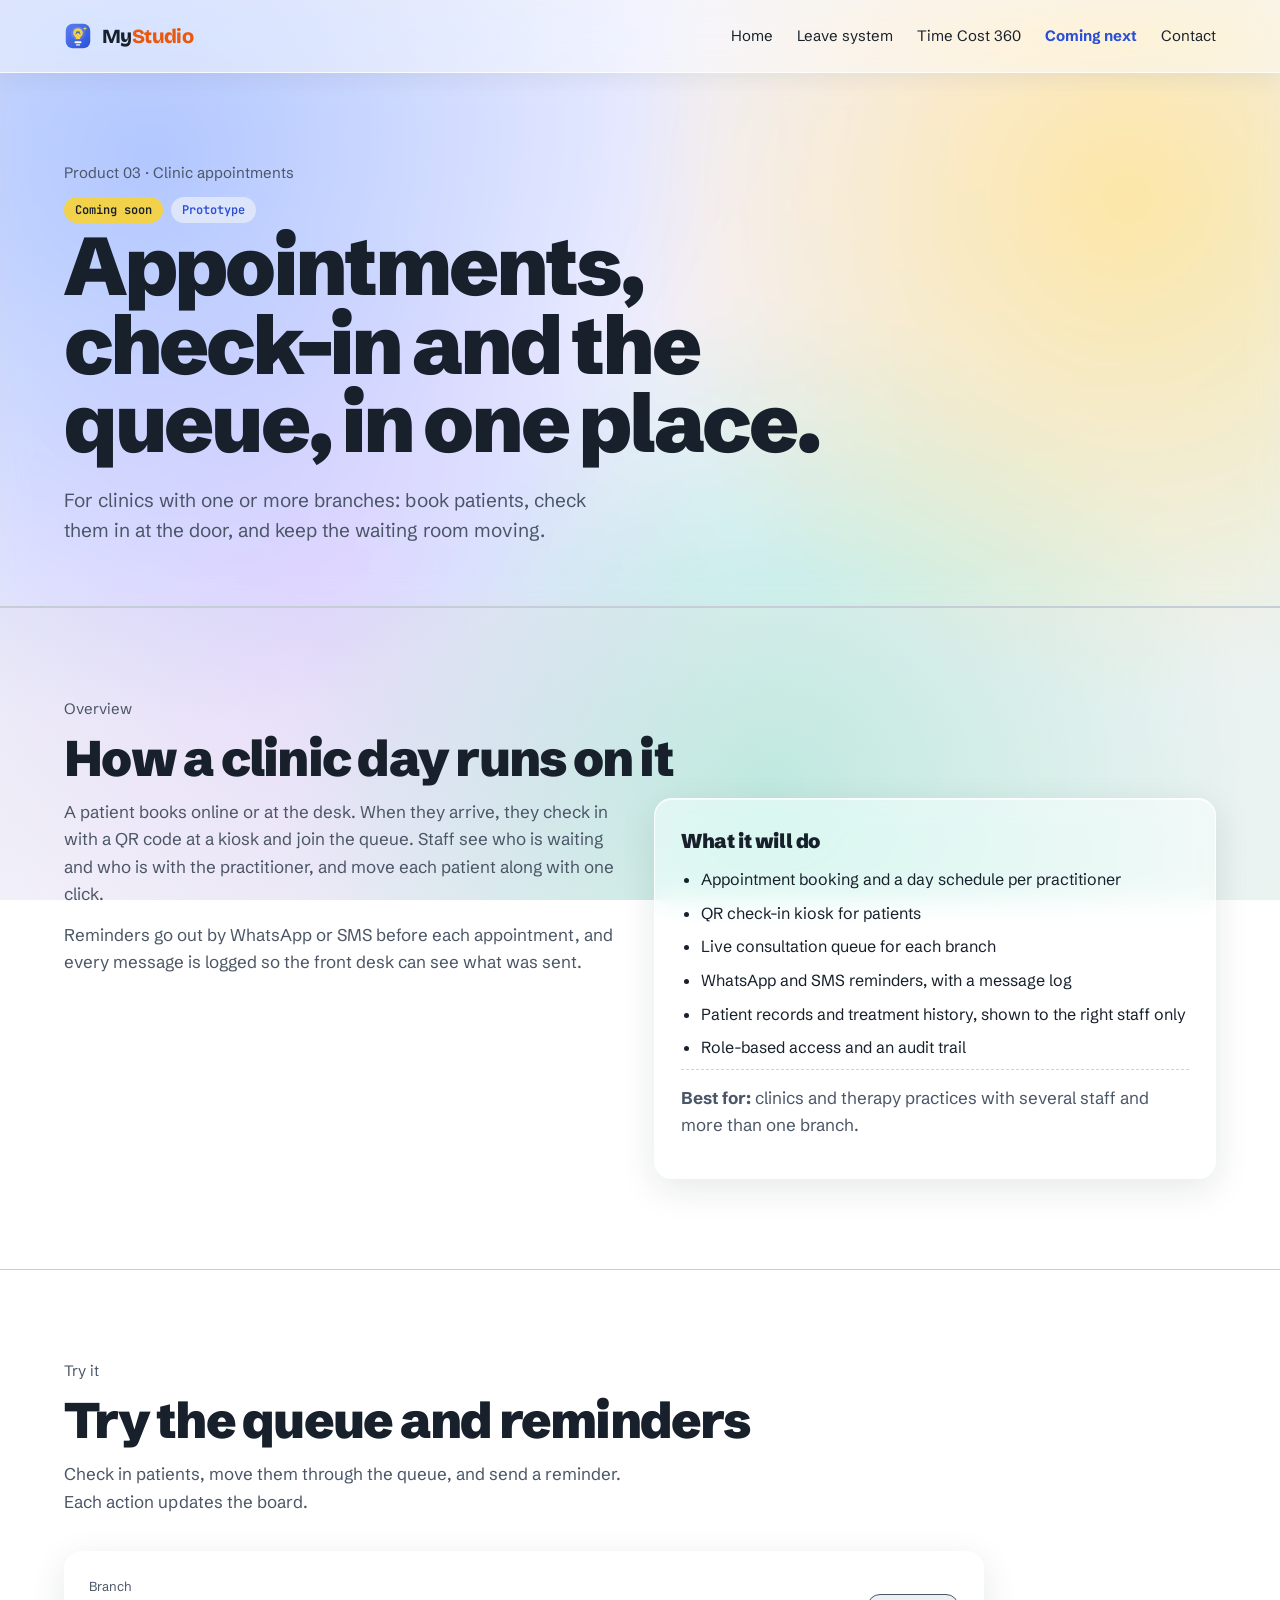
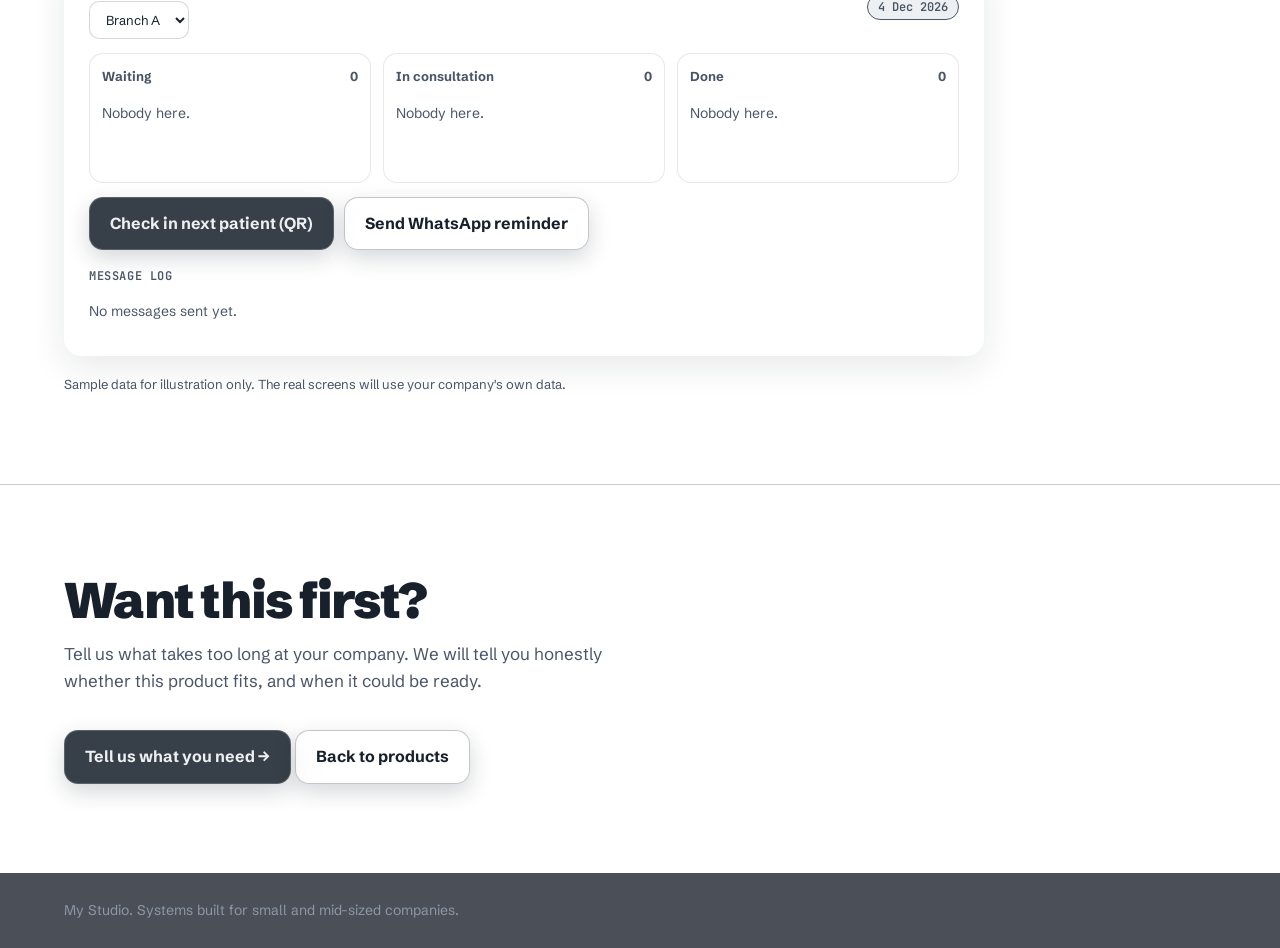
<file: teaser/clinic.html>
<!doctype html>
<html lang="en">
<head>
<meta charset="utf-8">
<meta name="viewport" content="width=device-width, initial-scale=1">
<title>Clinic appointment system · Coming soon · My Studio</title>
<link rel="preconnect" href="https://fonts.googleapis.com">
<link rel="preconnect" href="https://fonts.gstatic.com" crossorigin>
<link href="https://fonts.googleapis.com/css2?family=Schibsted+Grotesk:wght@400;500;700;900&family=Bricolage+Grotesque:wght@700;800&family=JetBrains+Mono:wght@400;600&display=swap" rel="stylesheet">
<style>
:root {
  --paper: #EDF0F3;
  --white: #FFFFFF;
  --ink: #17202B;
  --ink-soft: #4A5566;
  --blue: #2A4FD6;
  --blue-wash: #DDE5FB;
  --yellow: #F2D24B;
  --green: #15803D;
  --green-wash: #DCF2E3;
  --red: #B42318;
  --red-wash: #FDE7E4;
  --amber: #B45309;
  --rule: #C5CDD7;
  --gutter: clamp(20px, 5vw, 72px);
}

* { box-sizing: border-box; margin: 0; padding: 0; }
html { scroll-behavior: smooth; }
body {
  background: var(--paper);
  color: var(--ink);
  font-family: "Schibsted Grotesk", system-ui, sans-serif;
  font-size: 17px;
  line-height: 1.6;
  -webkit-font-smoothing: antialiased;
}
:focus-visible { outline: 3px solid var(--blue); outline-offset: 3px; }
button, select, input { font: inherit; color: inherit; }
button { cursor: pointer; }
a { color: var(--blue); }
.mono { font-family: "JetBrains Mono", ui-monospace, monospace; font-size: 14px; }
.muted { color: var(--ink-soft); }

/* ---------- Top bar ---------- */
.topbar {
  display: flex; justify-content: space-between; align-items: center; gap: 16px;
  padding: 20px var(--gutter);
  border-bottom: 1px solid var(--rule);
  position: sticky; top: 0; background: var(--paper); z-index: 20;
}
.wordmark { font-weight: 900; font-size: 20px; letter-spacing: -0.02em; text-decoration: none; color: var(--ink); }
.topbar nav { display: flex; gap: 24px; font-size: 15px; flex-wrap: wrap; }
.topbar nav a { color: var(--ink); text-decoration: none; }
.topbar nav a[aria-current="page"] { color: var(--blue); font-weight: 700; }
.topbar nav a:hover { color: var(--blue); }

/* ---------- Buttons ---------- */
.btn {
  display: inline-flex; align-items: center; gap: 10px;
  padding: 13px 20px; border: 2px solid var(--ink); background: var(--ink); color: var(--paper);
  text-decoration: none; font-weight: 700; font-size: 16px;
  transition: background .2s, color .2s, transform .15s, box-shadow .15s;
}
.btn:hover { transform: translate(-2px,-2px); box-shadow: 4px 4px 0 var(--ink); }
.btn.ghost { background: transparent; color: var(--ink); }
.btn.ghost:hover { background: var(--ink); color: var(--paper); }
.btn:disabled { background: var(--rule); border-color: var(--rule); color: var(--ink-soft); cursor: not-allowed; transform: none; box-shadow: none; }

/* ---------- Layout ---------- */
.page-hero { padding: clamp(48px, 7vw, 88px) var(--gutter) clamp(36px, 5vw, 60px); border-bottom: 1px solid var(--rule); }
.kicker { font-size: 15px; color: var(--ink-soft); margin-bottom: 12px; }
.page-hero h1 { font-size: clamp(42px, 6.4vw, 84px); font-weight: 900; letter-spacing: -0.04em; line-height: 0.96; max-width: 16ch; }
.page-hero .lede { margin-top: 22px; max-width: 46ch; font-size: 19px; color: var(--ink-soft); }
.block { padding: clamp(48px, 7vw, 92px) var(--gutter); border-top: 1px solid var(--rule); }
.block h2 { font-size: clamp(30px, 4vw, 50px); font-weight: 900; letter-spacing: -0.035em; line-height: 1.02; max-width: 22ch; margin-bottom: 14px; }
.block > .sub { color: var(--ink-soft); max-width: 58ch; margin-bottom: 36px; }
.grid-2 { display: grid; grid-template-columns: minmax(0, 1fr) minmax(0, 1fr); gap: clamp(24px, 3.5vw, 48px); align-items: start; }
.grid-3 { display: grid; grid-template-columns: repeat(3, minmax(0, 1fr)); gap: 18px; }
.grid-4 { display: grid; grid-template-columns: repeat(4, minmax(0, 1fr)); gap: 18px; }

/* ---------- Segmented control (used for levels, roles, filters) ---------- */
.seg { display: inline-flex; border: 2px solid var(--ink); flex-wrap: wrap; }
.seg button {
  padding: 10px 16px; background: var(--white); border: 0; border-right: 2px solid var(--ink);
  font-weight: 700; font-size: 15px; transition: background .2s, color .2s;
}
.seg button:last-child { border-right: 0; }
.seg button:hover { background: var(--blue-wash); }
.seg button[aria-pressed="true"] { background: var(--ink); color: var(--paper); }

/* ---------- Cards ---------- */
.card { background: var(--white); border: 1px solid var(--ink); padding: 22px; }
.card h3 { font-size: 19px; letter-spacing: -0.01em; margin-bottom: 4px; }
.card .meta { font-size: 14px; color: var(--ink-soft); }

/* ---------- Bars ---------- */
.bar { height: 12px; background: var(--paper); border: 1px solid var(--rule); overflow: hidden; }
.bar-fill { height: 100%; width: 0; background: var(--blue); transition: width .6s cubic-bezier(.2,.7,.2,1), background .3s; }
.bar-fill.over, .bar-fill.low { background: var(--red); }
.bar-fill.mid { background: var(--amber); }

/* ---------- Pills ---------- */
.pill { display: inline-block; font-size: 13px; font-weight: 700; padding: 3px 10px; border: 1px solid currentColor; }
.pill.ok { color: var(--green); }
.pill.warn { color: var(--amber); }
.pill.bad { color: var(--red); }
.pill.info { color: var(--blue); }

/* ---------- Footer / contact ---------- */
.contact { background: var(--ink); color: var(--paper); }
.contact h2 { color: var(--paper); }
.contact p.lead { font-size: 19px; max-width: 42ch; color: #C9D1DC; margin-bottom: 30px; }
.contact a.big { display: inline-block; font-size: clamp(22px, 3.4vw, 40px); font-weight: 700; color: var(--yellow); text-decoration: none; border-bottom: 3px solid var(--yellow); padding-bottom: 6px; }
.contact a.big:hover { color: var(--paper); border-color: var(--paper); }
footer { padding: 26px var(--gutter); font-size: 14px; background: #0F1620; color: #8D98A8; }

@keyframes rise { from { opacity: 0; transform: translateY(14px); } to { opacity: 1; transform: none; } }
.rise { animation: rise .45s cubic-bezier(.2,.7,.2,1) both; }

@media (max-width: 960px) {
  .grid-2 { grid-template-columns: 1fr; }
  .grid-3 { grid-template-columns: 1fr 1fr; }
  .grid-4 { grid-template-columns: 1fr 1fr; }
}
@media (max-width: 600px) {
  .grid-3, .grid-4 { grid-template-columns: 1fr; }
  .topbar nav { gap: 14px; font-size: 14px; }
}
@media (prefers-reduced-motion: reduce) {
  *, *::before, *::after { animation: none !important; transition: none !important; scroll-behavior: auto !important; }
}

</style>
<style>
/* Glass layer. Loaded after each page's own styles, so it overrides them. */

body {
  min-height: 100vh;
  background:
    radial-gradient(circle at 12% 18%, rgba(96, 130, 255, .35) 0, transparent 42%),
    radial-gradient(circle at 88% 22%, rgba(255, 214, 102, .40) 0, transparent 38%),
    radial-gradient(circle at 60% 88%, rgba(94, 214, 180, .32) 0, transparent 44%),
    radial-gradient(circle at 25% 70%, rgba(190, 150, 255, .22) 0, transparent 36%),
    linear-gradient(135deg, #E4EAF6 0%, #F2F0F8 45%, #E9F3F0 100%);
  background-attachment: fixed;
}

section, .block { scroll-margin-top: 96px; }

/* Glass surfaces */
.topbar {
  background: rgba(255, 255, 255, .42);
  backdrop-filter: blur(18px) saturate(160%);
  -webkit-backdrop-filter: blur(18px) saturate(160%);
  border-bottom: 1px solid rgba(255, 255, 255, .75);
  box-shadow: 0 6px 24px rgba(23, 32, 43, .06);
}

.card, .sheet, .door, .check, .leave-card, .leave-detail, .who, .cal, .day-panel,
.chain .node, .chain-note, .team-bar, .seg, .role-wrap, .screens, .preview,
.proj, .ts, .limit-table, .rate-panel, .explorer, .tabs, .panel, .flow button,
.report-row, .note-box, .flow-note, .status, .quote, .staff-pick select,
.cal-head button, .day-panel, .who-row, .ts input, .limit-table input, .checks,
.services, .project-body, .page-hero, .balance-row, .day-picker button, .field select, .field input {
  backdrop-filter: blur(14px) saturate(150%);
  -webkit-backdrop-filter: blur(14px) saturate(150%);
}

.card, .sheet, .door, .check, .leave-card, .leave-detail, .who, .cal, .day-panel,
.chain .node, .role-wrap, .proj, .ts, .limit-table, .rate-panel, .explorer, .panel,
.preview, .screens, .tabs, .card {
  background: rgba(255, 255, 255, .5);
  border: 1px solid rgba(255, 255, 255, .8);
  border-radius: 18px;
  box-shadow: 0 10px 36px rgba(23, 32, 43, .10), inset 0 1px 0 rgba(255, 255, 255, .7);
}

.sheet, .leave-detail, .quote, .who, .cal, .day-panel { border-radius: 18px; }
.quote {
  background: rgba(242, 210, 75, .55);
  border: 1px solid rgba(255, 255, 255, .8);
  box-shadow: 0 10px 36px rgba(180, 140, 20, .18), inset 0 1px 0 rgba(255, 255, 255, .6);
}

.door.tc {
  background: rgba(23, 32, 43, .72);
  border: 1px solid rgba(255, 255, 255, .18);
  box-shadow: 0 14px 40px rgba(23, 32, 43, .25);
}

/* Lifts instead of hard offset shadows */
.door:hover, .leave-card:hover, .proj:hover, .check:hover {
  transform: translateY(-4px);
  box-shadow: 0 18px 44px rgba(23, 32, 43, .18);
}
.leave-card[aria-expanded="true"] {
  background: rgba(23, 32, 43, .78);
  border-color: rgba(255, 255, 255, .15);
}

.seg { border: 1px solid rgba(255, 255, 255, .8); background: rgba(255, 255, 255, .35); }
.seg button { background: transparent; border-right: 1px solid rgba(23, 32, 43, .12); }
.seg button:hover { background: rgba(255, 255, 255, .6); }
.seg button[aria-pressed="true"] { background: rgba(23, 32, 43, .86); color: #fff; }

.btn {
  background: rgba(23, 32, 43, .86);
  border: 1px solid rgba(255, 255, 255, .18);
  border-radius: 14px;
  backdrop-filter: blur(10px);
  box-shadow: 0 8px 22px rgba(23, 32, 43, .18);
}
.btn:hover { transform: translateY(-2px); box-shadow: 0 12px 28px rgba(23, 32, 43, .24); }
.btn.ghost { background: rgba(255, 255, 255, .35); color: var(--ink); border: 1px solid rgba(23, 32, 43, .25); }
.btn.ghost:hover { background: rgba(23, 32, 43, .86); color: #fff; }

.screen-btn { background: rgba(255, 255, 255, .25); border-bottom: 1px solid rgba(23, 32, 43, .08); }
.screen-btn[aria-selected="true"] { background: rgba(23, 32, 43, .86); color: #fff; }
.screen-btn:hover:not(:disabled) { background: rgba(255, 255, 255, .6); }
.tab { background: transparent; border-bottom: 1px solid rgba(23, 32, 43, .08); }
.tab[aria-selected="true"] { background: rgba(23, 32, 43, .86); color: #fff; }
.tab:hover { background: rgba(255, 255, 255, .55); }

.field select, .field input[type="number"], .ts input, .limit-table input,
.staff-pick select, .day-picker button, .flow button {
  background: rgba(255, 255, 255, .55);
  border: 1px solid rgba(23, 32, 43, .12);
  border-radius: 10px;
}
.day-picker button.on { background: rgba(42, 79, 214, .85); border-color: transparent; color: #fff; }
.flow button.active { background: rgba(42, 79, 214, .85); border-color: transparent; }

.status { background: rgba(221, 229, 251, .6); border-radius: 12px; border-left-width: 4px; }
.status.ok { background: rgba(220, 242, 227, .7); }
.status.warn { background: rgba(253, 231, 228, .75); }
.note-box, .flow-note, .chain-note { background: rgba(221, 229, 251, .55); border-radius: 14px; }

.cal-day { background: rgba(255, 255, 255, .35); }
.cal-day:disabled { background: rgba(255, 255, 255, .15); }
.cal-day:hover:not(:disabled) { background: rgba(221, 229, 251, .75); }
.cal-day.selected { background: rgba(221, 229, 251, .85); }
.cal-dow { background: transparent; }
.ts th, .limit-table th { background: rgba(255, 255, 255, .45); }
.ts tfoot td { border-top: 1px solid rgba(23, 32, 43, .25); }

.bar { background: rgba(255, 255, 255, .55); border: 1px solid rgba(23, 32, 43, .10); border-radius: 999px; height: 10px; }
.bar-fill { border-radius: 999px; background: linear-gradient(90deg, #5B7FF0, #2A4FD6); }
.bar-fill.mid { background: linear-gradient(90deg, #F7C25C, #D97706); }
.bar-fill.over, .bar-fill.low { background: linear-gradient(90deg, #F47A6E, #B42318); }

.pill { background: rgba(255, 255, 255, .6); border-radius: 999px; border-width: 1px; }

.contact { background: rgba(23, 32, 43, .78); backdrop-filter: blur(18px); -webkit-backdrop-filter: blur(18px); border-top: 1px solid rgba(255, 255, 255, .12); }
footer { background: rgba(15, 22, 32, .75); backdrop-filter: blur(14px); -webkit-backdrop-filter: blur(14px); }

.hero h1 .strike, .page-hero h1 .strike {
  background-image: linear-gradient(rgba(242, 210, 75, .75), rgba(242, 210, 75, .75));
  border-radius: 6px;
}
.topbar nav a[aria-current="page"] { color: var(--blue); }

/* Enquiry form */
.enquiry { margin-top: 28px; display: grid; gap: 14px; max-width: 720px; }
.enquiry-grid { display: grid; grid-template-columns: repeat(2, minmax(0, 1fr)); gap: 14px; }
.enquiry textarea {
  width: 100%; box-sizing: border-box; font: inherit; padding: 12px 14px;
  background: rgba(255,255,255,.55); border: 1px solid rgba(23,32,43,.12); border-radius: 10px; color: var(--ink);
}
.enquiry .btn { justify-self: start; }
@media (max-width: 640px) { .enquiry-grid { grid-template-columns: 1fr; } }

/* Wordmark: inline logo, aligned with the name */
.wordmark { display: inline-flex; align-items: center; gap: 10px; }
.wordmark svg { width: 28px; height: 28px; flex-shrink: 0; display: block; }

/* Enquiry form on the dark contact band */
.contact .enquiry label { display: block; font-size: 14px; font-weight: 600; color: #E6EAF2; margin-bottom: 6px; }
.contact .enquiry input:not([type="hidden"]), .contact .enquiry textarea {
  width: 100%; box-sizing: border-box; height: 46px; padding: 0 14px;
  font: inherit; font-size: 15px; color: #FFFFFF;
  background: rgba(255,255,255,.08); border: 1px solid rgba(255,255,255,.22); border-radius: 10px; outline: none;
}
.contact .enquiry textarea { height: auto; min-height: 110px; padding: 12px 14px; resize: vertical; }
.contact .enquiry input:focus, .contact .enquiry textarea:focus { border-color: #F2D24B; background: rgba(255,255,255,.14); }
.contact .enquiry input::placeholder, .contact .enquiry textarea::placeholder { color: rgba(255,255,255,.45); }
.contact .enquiry .btn { height: 48px; padding: 0 24px; }

/* Shortlist button spacing */
.quote .btn { display: inline-block; margin-top: 14px; }

/* Phone header: keep the name on one line and let the menu wrap neatly */
.wordmark { white-space: nowrap; }
@media (max-width: 640px) {
  .topbar { flex-wrap: wrap; row-gap: 8px; }
  .topbar nav { flex-wrap: wrap; gap: 4px 14px; }
  .topbar nav a { font-size: 14px; }
}

/* Logo name only: its own display font. Body text stays Schibsted Grotesk. */
.wordmark span { font-family: "Bricolage Grotesque", system-ui, sans-serif; font-weight: 800; font-size: 20px; letter-spacing: -0.03em; }
.wordmark span em { font-style: normal; color: #EA580C; }

</style>
<style>
/* Teaser pages: built on the main site's glass style (glass.css, styles.css) */
.tz-badges { display: flex; gap: 8px; flex-wrap: wrap; margin-bottom: 4px; }
.tz-tag { font: 600 12px "JetBrains Mono", monospace; padding: 5px 11px; border-radius: 999px; background: var(--yellow); color: var(--ink); }
.tz-tag.alt { background: var(--blue-wash); color: var(--blue); }
.tz-cols { display: grid; grid-template-columns: minmax(0, 1fr) minmax(0, 1fr); gap: 28px; align-items: start; }
.tz-cols p { font-size: 17px; line-height: 1.6; color: var(--ink-soft); margin: 0 0 14px; }
.tz-feat { padding: 26px; }
.tz-feat h3 { margin: 0 0 10px; font-size: 20px; font-weight: 900; letter-spacing: -0.02em; }
.tz-feat ul { margin: 0; padding-left: 20px; }
.tz-feat li { margin-bottom: 8px; font-size: 16px; }
.tz-who { margin: 16px 0 0; padding-top: 14px; border-top: 1px dashed rgba(23,32,43,.2); font-size: 15px; color: var(--ink-soft); }
.tz-note { font-size: 13px; color: var(--ink-soft); margin-top: 18px; }
.shot { padding: 24px; max-width: 920px; }
.shot h4 { margin: 0 0 8px; font-size: 18px; font-weight: 800; }
.shot h5 { margin: 18px 0 8px; font: 600 12px "JetBrains Mono", monospace; text-transform: uppercase; letter-spacing: 0.05em; color: var(--ink-soft); }
.shot .row { display: flex; flex-wrap: wrap; gap: 10px; align-items: center; margin-top: 14px; }
.shot input, .shot select { font: inherit; padding: 9px 12px; border: 1px solid rgba(23,32,43,.18); border-radius: 10px; background: rgba(255,255,255,.7); color: var(--ink); }
.shot label { display: grid; gap: 4px; font-size: 13px; color: var(--ink-soft); }
.shot .pill { font: 600 12px "JetBrains Mono", monospace; padding: 4px 10px; border-radius: 999px; background: var(--paper); color: var(--ink-soft); }
.shot .pill.ok { background: var(--green-wash); color: var(--green); }
.shot .pill.wait { background: #FEF3C7; color: var(--amber); }
.shot .pill.bad { background: var(--red-wash); color: var(--red); }
.shot .log { list-style: none; margin: 0; padding: 0; font-size: 14px; }
.shot .log li { padding: 8px 0; border-bottom: 1px solid rgba(23,32,43,.1); }
.shot .log li:last-child { border-bottom: 0; }
.shot .muted { color: var(--ink-soft); font-size: 14px; }
.shot .empty { color: var(--ink-soft); font-size: 14px; padding: 8px 0; }
/* queue board */
.cl-cols { display: grid; grid-template-columns: repeat(3, minmax(0, 1fr)); gap: 12px; margin-top: 14px; }
.cl-col { background: rgba(255,255,255,.45); border: 1px solid rgba(23,32,43,.1); border-radius: 14px; padding: 12px; min-height: 130px; }
.cl-col h4 { display: flex; justify-content: space-between; font-size: 13px; color: var(--ink-soft); font-weight: 700; }
.cl-tk { background: rgba(255,255,255,.85); border-radius: 10px; padding: 8px 10px; margin-top: 8px; font-size: 14px; box-shadow: 0 1px 2px rgba(23,32,43,.06); }
.cl-tk b { color: var(--blue); }
.cl-tk button { margin-top: 6px; font: 600 12px "JetBrains Mono", monospace; border: 1px solid rgba(23,32,43,.2); border-radius: 8px; background: #fff; padding: 3px 8px; cursor: pointer; }
/* signage */
.sg-screen { position: relative; aspect-ratio: 16 / 9; width: 100%; max-width: 620px; color: #fff; padding: 36px; border-radius: 14px; display: flex; flex-direction: column; justify-content: center; transition: background .45s; }
.sg-screen h4 { font-size: clamp(24px, 3.4vw, 40px); font-weight: 900; margin: 0 0 10px; color: #fff; }
.sg-screen p { margin: 0; font-size: clamp(14px, 1.8vw, 18px); opacity: .92; }
.sg-no { position: absolute; right: 14px; bottom: 10px; font: 600 12px "JetBrains Mono", monospace; opacity: .85; }
/* signing */
.doc { padding: 18px; background: rgba(255,255,255,.5); }
.doc p { margin: 0 0 10px; font-size: 14px; color: var(--ink-soft); }
#sn-pad { width: 100%; max-width: 520px; height: 140px; background: #fff; border: 1px dashed rgba(23,32,43,.35); border-radius: 12px; touch-action: none; cursor: crosshair; display: block; }
.sn-steps { display: flex; gap: 8px; flex-wrap: wrap; margin: 6px 0 0; padding: 0; list-style: none; }
.sn-steps li { font: 600 12px "JetBrains Mono", monospace; border-radius: 999px; padding: 5px 11px; background: var(--paper); color: var(--ink-soft); }
.sn-steps li.done { background: var(--green-wash); color: var(--green); }
/* expenses */
.ex-form { display: grid; grid-template-columns: repeat(auto-fit, minmax(180px, 1fr)); gap: 12px; }
.ex-flow { display: flex; gap: 10px; align-items: center; flex-wrap: wrap; margin-top: 16px; font-size: 14px; }
.ex-flow .step { border-radius: 999px; padding: 6px 12px; background: var(--paper); color: var(--ink-soft); }
.ex-flow .step.done { background: var(--green-wash); color: var(--green); }
.ex-err { color: var(--red); font-size: 13px; margin-top: 8px; min-height: 18px; }
@media (max-width: 760px) {
  .tz-cols { grid-template-columns: 1fr; }
  .cl-cols { grid-template-columns: 1fr; }
}

</style>
</head>
<body>

<header class="topbar">
  <a class="wordmark" href="index.html"><svg width="28" height="28" viewBox="0 0 64 64" role="img" aria-label="My Studio logo" aria-hidden="false"><defs><linearGradient id="logo-tile" x1="0" y1="0" x2="1" y2="1"><stop offset="0" stop-color="#5B7FF0"/><stop offset="1" stop-color="#2A4FD6"/></linearGradient></defs><rect x="4" y="4" width="56" height="56" rx="16" fill="url(#logo-tile)"/><circle cx="32" cy="26" r="16" fill="#FFFFFF" fill-opacity="0.12"/><circle cx="32" cy="25" r="11" fill="#F2D24B"/><rect x="27" y="33" width="10" height="6" rx="2" fill="#F2D24B"/><path d="M27.5 27.5 L30 21.5 L32 25.5 L34 21.5 L36.5 27.5" fill="none" stroke="#2A4FD6" stroke-width="2" stroke-linejoin="round" stroke-linecap="round"/><rect x="24" y="44" width="16" height="4.5" rx="2.25" fill="#FFFFFF"/><rect x="27" y="50" width="10" height="4" rx="2" fill="#FFFFFF" fill-opacity="0.7"/><path d="M48 10 L49.3 13.7 L53 15 L49.3 16.3 L48 20 L46.7 16.3 L43 15 L46.7 13.7 Z" fill="#F2D24B"/></svg><span>My<em>Studio</em></span></a>
  <nav>
    <a href="../index.html">Home</a>
    <a href="../lms.html">Leave system</a>
    <a href="../timecost360.html">Time Cost 360</a>
    <a href="../index.html#products" aria-current="page">Coming next</a>
    <a href="../index.html#contact">Contact</a>
  </nav>
</header>

<main>
  <div class="page-hero">
    <p class="kicker">Product 03 · Clinic appointments</p>
    <div class="tz-badges"><span class="tz-tag">Coming soon</span><span class="tz-tag alt">Prototype</span></div>
    <h1>Appointments, check-in and the queue, in one place.</h1>
    <p class="lede">For clinics with one or more branches: book patients, check them in at the door, and keep the waiting room moving.</p>
  </div>

  <section class="block">
    <p class="kicker">Overview</p>
    <h2>How a clinic day runs on it</h2>
    <div class="tz-cols">
      <div><p>A patient books online or at the desk. When they arrive, they check in with a QR code at a kiosk and join the queue. Staff see who is waiting and who is with the practitioner, and move each patient along with one click.</p><p>Reminders go out by WhatsApp or SMS before each appointment, and every message is logged so the front desk can see what was sent.</p></div>
      <div class="card tz-feat">
        <h3>What it will do</h3>
        <ul><li>Appointment booking and a day schedule per practitioner</li><li>QR check-in kiosk for patients</li><li>Live consultation queue for each branch</li><li>WhatsApp and SMS reminders, with a message log</li><li>Patient records and treatment history, shown to the right staff only</li><li>Role-based access and an audit trail</li></ul>
        <p class="tz-who"><b>Best for:</b> clinics and therapy practices with several staff and more than one branch.</p>
      </div>
    </div>
  </section>

  <section class="block">
    <p class="kicker">Try it</p>
    <h2>Try the queue and reminders</h2>
    <p class="sub">Check in patients, move them through the queue, and send a reminder. Each action updates the board.</p>
    <div class="card shot">
      <div class="row" style="justify-content:space-between;margin-top:0">
        <label>Branch <select id="cl-branch"><option>Branch A</option><option>Branch B</option></select></label>
        <span class="pill" id="cl-date"></span>
      </div>
      <div class="cl-cols">
        <div class="cl-col"><h4>Waiting <span id="cl-n1">0</span></h4><div id="cl-c1"></div></div>
        <div class="cl-col"><h4>In consultation <span id="cl-n2">0</span></h4><div id="cl-c2"></div></div>
        <div class="cl-col"><h4>Done <span id="cl-n3">0</span></h4><div id="cl-c3"></div></div>
      </div>
      <div class="row">
        <button class="btn" id="cl-checkin">Check in next patient (QR)</button>
        <button class="btn ghost" id="cl-remind">Send WhatsApp reminder</button>
      </div>
      <h5>Message log</h5>
      <ul class="log" id="cl-log"><li class="empty">No messages sent yet.</li></ul>
    </div>
    <p class="tz-note">Sample data for illustration only. The real screens will use your company's own data.</p>
  </section>

  <section class="block tz-block tz-cta">
    <h2>Want this first?</h2>
    <p class="sub">Tell us what takes too long at your company. We will tell you honestly whether this product fits, and when it could be ready.</p>
    <a class="btn" href="../index.html#contact">Tell us what you need →</a>
    <a class="btn ghost" href="../index.html#products">Back to products</a>
  </section>
</main>

<footer>
  <p>My Studio. Systems built for small and mid-sized companies.</p>
</footer>

<script>
(function(){
  var names = ["Patient A","Patient B","Patient C","Patient D","Patient E","Patient F"];
  var next = 0, ticket = 0, booked = 0;
  var q = { w: [], c: [], d: [] };
  var log = [];
  document.getElementById("cl-date").textContent = new Date().toLocaleDateString("en-MY", {day:"numeric", month:"short", year:"numeric"});
  function label(t){ return "#" + String(t.n).padStart(2,"0") + " " + t.name; }
  function render(){
    function fill(id, arr, btn){
      var el = document.getElementById(id);
      el.innerHTML = arr.length ? arr.map(function(t){
        return '<div class="cl-tk"><b>' + label(t) + '</b>' + (btn ? '<br><button data-id="' + t.n + '" data-act="' + btn + '">' + (btn === "start" ? "Start" : "Complete") + '</button>' : '') + '</div>';
      }).join("") : '<p class="empty">Nobody here.</p>';
    }
    fill("cl-c1", q.w, "start"); fill("cl-c2", q.c, "done"); fill("cl-c3", q.d, "");
    document.getElementById("cl-n1").textContent = q.w.length;
    document.getElementById("cl-n2").textContent = q.c.length;
    document.getElementById("cl-n3").textContent = q.d.length;
  }
  document.getElementById("cl-checkin").addEventListener("click", function(){
    var name = names[next % names.length]; next++; ticket++;
    q.w.push({n: ticket, name: name}); render();
  });
  document.getElementById("cl-remind").addEventListener("click", function(){
    var t = q.w[0] || q.c[0];
    var when = new Date(Date.now() + 30*60000).toLocaleTimeString("en-MY", {hour:"2-digit", minute:"2-digit"});
    var who = t ? t.name : names[booked % names.length];
    booked++;
    log.unshift("WhatsApp to " + who + ": your appointment is at " + when + " at " + document.getElementById("cl-branch").value + ".");
    document.getElementById("cl-log").innerHTML = log.map(function(m){ return "<li>" + m + "</li>"; }).join("");
  });
  document.addEventListener("click", function(e){
    var b = e.target.closest("button[data-act]"); if(!b) return;
    var id = +b.getAttribute("data-id"), act = b.getAttribute("data-act");
    if(act === "start"){ var t = q.w.filter(function(x){return x.n===id;})[0]; q.w = q.w.filter(function(x){return x.n!==id;}); if(t) q.c.push(t); }
    if(act === "done"){ var t2 = q.c.filter(function(x){return x.n===id;})[0]; q.c = q.c.filter(function(x){return x.n!==id;}); if(t2) q.d.push(t2); }
    render();
  });
  render();
})();
</script>
</body>
</html>
</file>
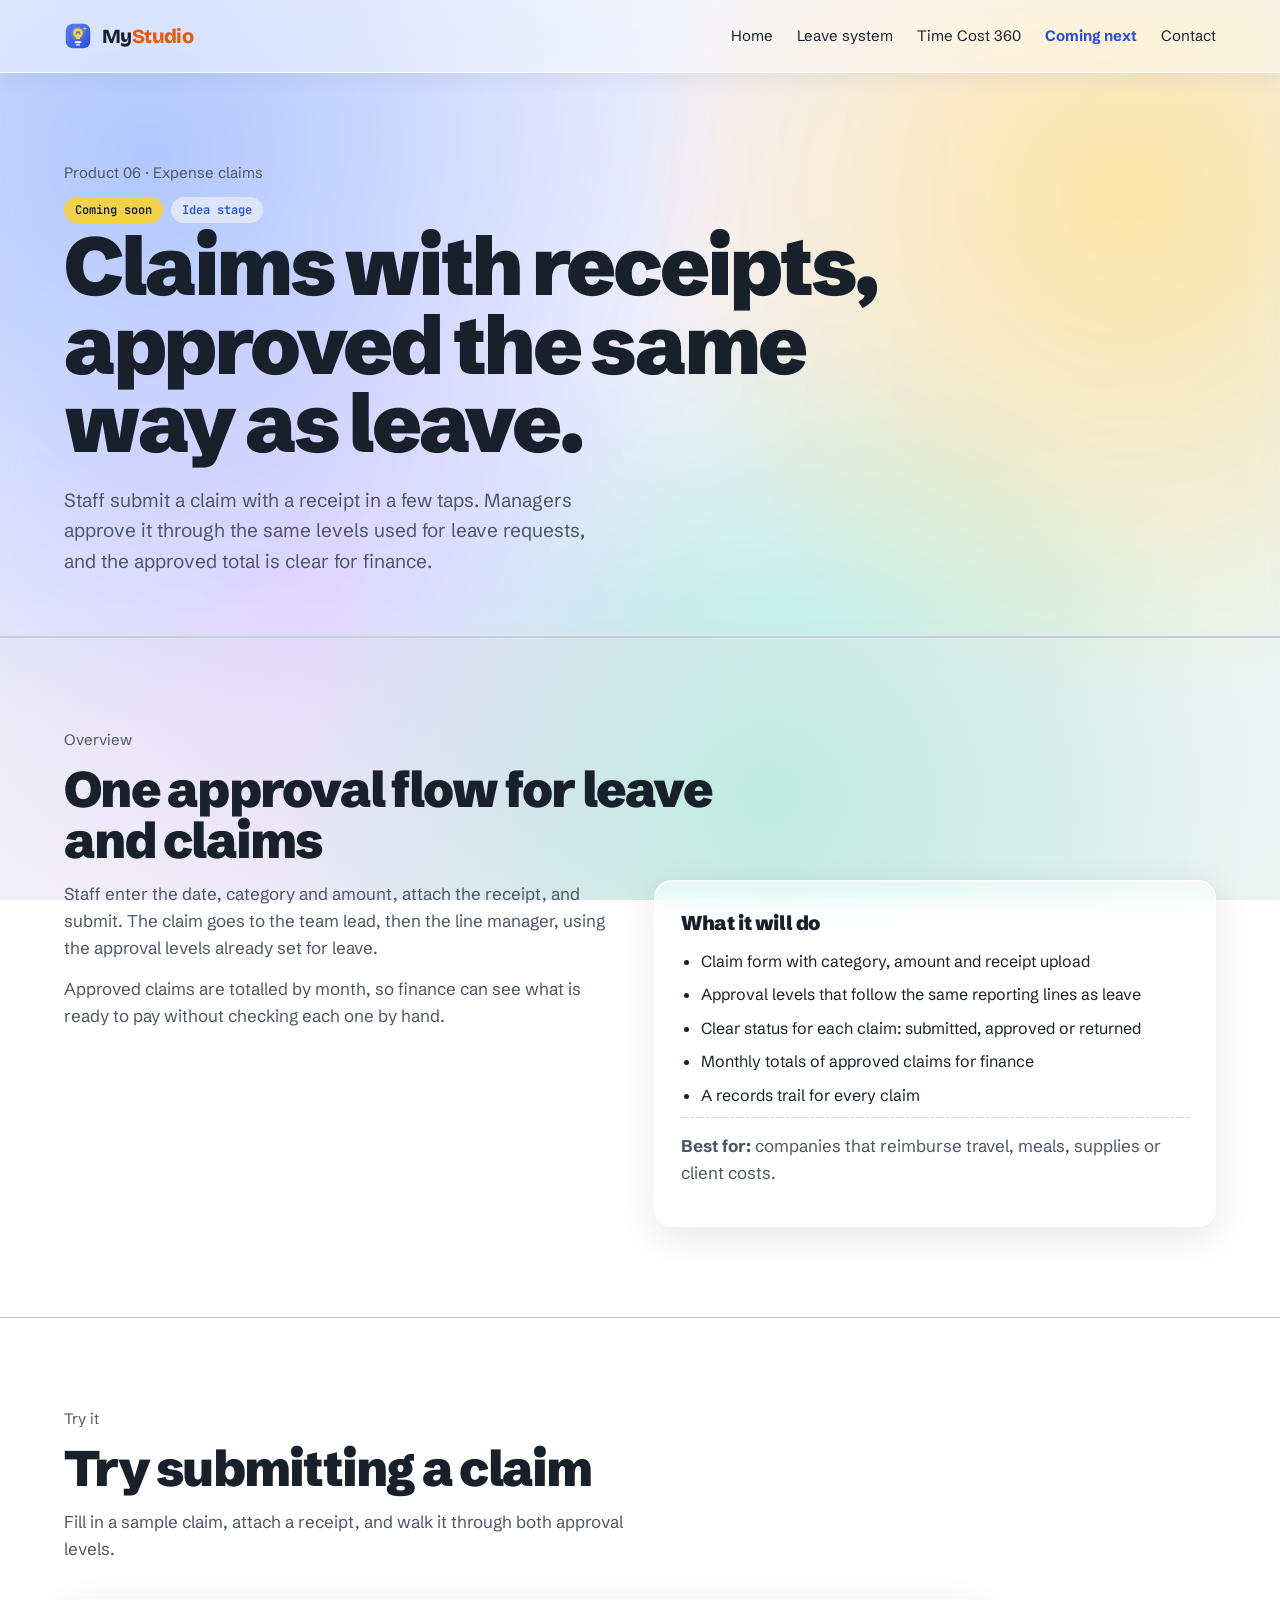
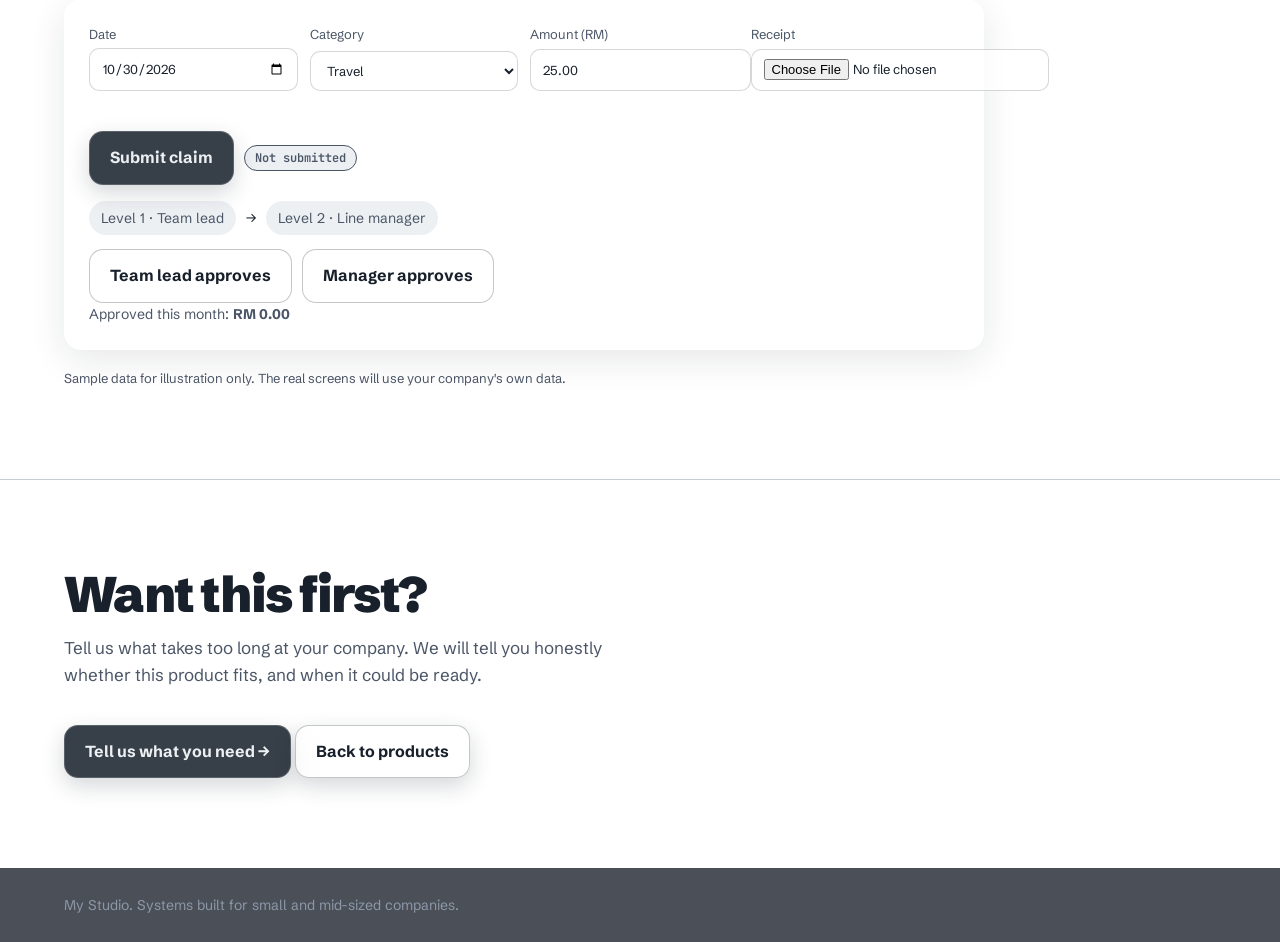
<file: teaser/expenses.html>
<!doctype html>
<html lang="en">
<head>
<meta charset="utf-8">
<meta name="viewport" content="width=device-width, initial-scale=1">
<title>Expense claims · Coming soon · My Studio</title>
<link rel="preconnect" href="https://fonts.googleapis.com">
<link rel="preconnect" href="https://fonts.gstatic.com" crossorigin>
<link href="https://fonts.googleapis.com/css2?family=Schibsted+Grotesk:wght@400;500;700;900&family=Bricolage+Grotesque:wght@700;800&family=JetBrains+Mono:wght@400;600&display=swap" rel="stylesheet">
<style>
:root {
  --paper: #EDF0F3;
  --white: #FFFFFF;
  --ink: #17202B;
  --ink-soft: #4A5566;
  --blue: #2A4FD6;
  --blue-wash: #DDE5FB;
  --yellow: #F2D24B;
  --green: #15803D;
  --green-wash: #DCF2E3;
  --red: #B42318;
  --red-wash: #FDE7E4;
  --amber: #B45309;
  --rule: #C5CDD7;
  --gutter: clamp(20px, 5vw, 72px);
}

* { box-sizing: border-box; margin: 0; padding: 0; }
html { scroll-behavior: smooth; }
body {
  background: var(--paper);
  color: var(--ink);
  font-family: "Schibsted Grotesk", system-ui, sans-serif;
  font-size: 17px;
  line-height: 1.6;
  -webkit-font-smoothing: antialiased;
}
:focus-visible { outline: 3px solid var(--blue); outline-offset: 3px; }
button, select, input { font: inherit; color: inherit; }
button { cursor: pointer; }
a { color: var(--blue); }
.mono { font-family: "JetBrains Mono", ui-monospace, monospace; font-size: 14px; }
.muted { color: var(--ink-soft); }

/* ---------- Top bar ---------- */
.topbar {
  display: flex; justify-content: space-between; align-items: center; gap: 16px;
  padding: 20px var(--gutter);
  border-bottom: 1px solid var(--rule);
  position: sticky; top: 0; background: var(--paper); z-index: 20;
}
.wordmark { font-weight: 900; font-size: 20px; letter-spacing: -0.02em; text-decoration: none; color: var(--ink); }
.topbar nav { display: flex; gap: 24px; font-size: 15px; flex-wrap: wrap; }
.topbar nav a { color: var(--ink); text-decoration: none; }
.topbar nav a[aria-current="page"] { color: var(--blue); font-weight: 700; }
.topbar nav a:hover { color: var(--blue); }

/* ---------- Buttons ---------- */
.btn {
  display: inline-flex; align-items: center; gap: 10px;
  padding: 13px 20px; border: 2px solid var(--ink); background: var(--ink); color: var(--paper);
  text-decoration: none; font-weight: 700; font-size: 16px;
  transition: background .2s, color .2s, transform .15s, box-shadow .15s;
}
.btn:hover { transform: translate(-2px,-2px); box-shadow: 4px 4px 0 var(--ink); }
.btn.ghost { background: transparent; color: var(--ink); }
.btn.ghost:hover { background: var(--ink); color: var(--paper); }
.btn:disabled { background: var(--rule); border-color: var(--rule); color: var(--ink-soft); cursor: not-allowed; transform: none; box-shadow: none; }

/* ---------- Layout ---------- */
.page-hero { padding: clamp(48px, 7vw, 88px) var(--gutter) clamp(36px, 5vw, 60px); border-bottom: 1px solid var(--rule); }
.kicker { font-size: 15px; color: var(--ink-soft); margin-bottom: 12px; }
.page-hero h1 { font-size: clamp(42px, 6.4vw, 84px); font-weight: 900; letter-spacing: -0.04em; line-height: 0.96; max-width: 16ch; }
.page-hero .lede { margin-top: 22px; max-width: 46ch; font-size: 19px; color: var(--ink-soft); }
.block { padding: clamp(48px, 7vw, 92px) var(--gutter); border-top: 1px solid var(--rule); }
.block h2 { font-size: clamp(30px, 4vw, 50px); font-weight: 900; letter-spacing: -0.035em; line-height: 1.02; max-width: 22ch; margin-bottom: 14px; }
.block > .sub { color: var(--ink-soft); max-width: 58ch; margin-bottom: 36px; }
.grid-2 { display: grid; grid-template-columns: minmax(0, 1fr) minmax(0, 1fr); gap: clamp(24px, 3.5vw, 48px); align-items: start; }
.grid-3 { display: grid; grid-template-columns: repeat(3, minmax(0, 1fr)); gap: 18px; }
.grid-4 { display: grid; grid-template-columns: repeat(4, minmax(0, 1fr)); gap: 18px; }

/* ---------- Segmented control (used for levels, roles, filters) ---------- */
.seg { display: inline-flex; border: 2px solid var(--ink); flex-wrap: wrap; }
.seg button {
  padding: 10px 16px; background: var(--white); border: 0; border-right: 2px solid var(--ink);
  font-weight: 700; font-size: 15px; transition: background .2s, color .2s;
}
.seg button:last-child { border-right: 0; }
.seg button:hover { background: var(--blue-wash); }
.seg button[aria-pressed="true"] { background: var(--ink); color: var(--paper); }

/* ---------- Cards ---------- */
.card { background: var(--white); border: 1px solid var(--ink); padding: 22px; }
.card h3 { font-size: 19px; letter-spacing: -0.01em; margin-bottom: 4px; }
.card .meta { font-size: 14px; color: var(--ink-soft); }

/* ---------- Bars ---------- */
.bar { height: 12px; background: var(--paper); border: 1px solid var(--rule); overflow: hidden; }
.bar-fill { height: 100%; width: 0; background: var(--blue); transition: width .6s cubic-bezier(.2,.7,.2,1), background .3s; }
.bar-fill.over, .bar-fill.low { background: var(--red); }
.bar-fill.mid { background: var(--amber); }

/* ---------- Pills ---------- */
.pill { display: inline-block; font-size: 13px; font-weight: 700; padding: 3px 10px; border: 1px solid currentColor; }
.pill.ok { color: var(--green); }
.pill.warn { color: var(--amber); }
.pill.bad { color: var(--red); }
.pill.info { color: var(--blue); }

/* ---------- Footer / contact ---------- */
.contact { background: var(--ink); color: var(--paper); }
.contact h2 { color: var(--paper); }
.contact p.lead { font-size: 19px; max-width: 42ch; color: #C9D1DC; margin-bottom: 30px; }
.contact a.big { display: inline-block; font-size: clamp(22px, 3.4vw, 40px); font-weight: 700; color: var(--yellow); text-decoration: none; border-bottom: 3px solid var(--yellow); padding-bottom: 6px; }
.contact a.big:hover { color: var(--paper); border-color: var(--paper); }
footer { padding: 26px var(--gutter); font-size: 14px; background: #0F1620; color: #8D98A8; }

@keyframes rise { from { opacity: 0; transform: translateY(14px); } to { opacity: 1; transform: none; } }
.rise { animation: rise .45s cubic-bezier(.2,.7,.2,1) both; }

@media (max-width: 960px) {
  .grid-2 { grid-template-columns: 1fr; }
  .grid-3 { grid-template-columns: 1fr 1fr; }
  .grid-4 { grid-template-columns: 1fr 1fr; }
}
@media (max-width: 600px) {
  .grid-3, .grid-4 { grid-template-columns: 1fr; }
  .topbar nav { gap: 14px; font-size: 14px; }
}
@media (prefers-reduced-motion: reduce) {
  *, *::before, *::after { animation: none !important; transition: none !important; scroll-behavior: auto !important; }
}

</style>
<style>
/* Glass layer. Loaded after each page's own styles, so it overrides them. */

body {
  min-height: 100vh;
  background:
    radial-gradient(circle at 12% 18%, rgba(96, 130, 255, .35) 0, transparent 42%),
    radial-gradient(circle at 88% 22%, rgba(255, 214, 102, .40) 0, transparent 38%),
    radial-gradient(circle at 60% 88%, rgba(94, 214, 180, .32) 0, transparent 44%),
    radial-gradient(circle at 25% 70%, rgba(190, 150, 255, .22) 0, transparent 36%),
    linear-gradient(135deg, #E4EAF6 0%, #F2F0F8 45%, #E9F3F0 100%);
  background-attachment: fixed;
}

section, .block { scroll-margin-top: 96px; }

/* Glass surfaces */
.topbar {
  background: rgba(255, 255, 255, .42);
  backdrop-filter: blur(18px) saturate(160%);
  -webkit-backdrop-filter: blur(18px) saturate(160%);
  border-bottom: 1px solid rgba(255, 255, 255, .75);
  box-shadow: 0 6px 24px rgba(23, 32, 43, .06);
}

.card, .sheet, .door, .check, .leave-card, .leave-detail, .who, .cal, .day-panel,
.chain .node, .chain-note, .team-bar, .seg, .role-wrap, .screens, .preview,
.proj, .ts, .limit-table, .rate-panel, .explorer, .tabs, .panel, .flow button,
.report-row, .note-box, .flow-note, .status, .quote, .staff-pick select,
.cal-head button, .day-panel, .who-row, .ts input, .limit-table input, .checks,
.services, .project-body, .page-hero, .balance-row, .day-picker button, .field select, .field input {
  backdrop-filter: blur(14px) saturate(150%);
  -webkit-backdrop-filter: blur(14px) saturate(150%);
}

.card, .sheet, .door, .check, .leave-card, .leave-detail, .who, .cal, .day-panel,
.chain .node, .role-wrap, .proj, .ts, .limit-table, .rate-panel, .explorer, .panel,
.preview, .screens, .tabs, .card {
  background: rgba(255, 255, 255, .5);
  border: 1px solid rgba(255, 255, 255, .8);
  border-radius: 18px;
  box-shadow: 0 10px 36px rgba(23, 32, 43, .10), inset 0 1px 0 rgba(255, 255, 255, .7);
}

.sheet, .leave-detail, .quote, .who, .cal, .day-panel { border-radius: 18px; }
.quote {
  background: rgba(242, 210, 75, .55);
  border: 1px solid rgba(255, 255, 255, .8);
  box-shadow: 0 10px 36px rgba(180, 140, 20, .18), inset 0 1px 0 rgba(255, 255, 255, .6);
}

.door.tc {
  background: rgba(23, 32, 43, .72);
  border: 1px solid rgba(255, 255, 255, .18);
  box-shadow: 0 14px 40px rgba(23, 32, 43, .25);
}

/* Lifts instead of hard offset shadows */
.door:hover, .leave-card:hover, .proj:hover, .check:hover {
  transform: translateY(-4px);
  box-shadow: 0 18px 44px rgba(23, 32, 43, .18);
}
.leave-card[aria-expanded="true"] {
  background: rgba(23, 32, 43, .78);
  border-color: rgba(255, 255, 255, .15);
}

.seg { border: 1px solid rgba(255, 255, 255, .8); background: rgba(255, 255, 255, .35); }
.seg button { background: transparent; border-right: 1px solid rgba(23, 32, 43, .12); }
.seg button:hover { background: rgba(255, 255, 255, .6); }
.seg button[aria-pressed="true"] { background: rgba(23, 32, 43, .86); color: #fff; }

.btn {
  background: rgba(23, 32, 43, .86);
  border: 1px solid rgba(255, 255, 255, .18);
  border-radius: 14px;
  backdrop-filter: blur(10px);
  box-shadow: 0 8px 22px rgba(23, 32, 43, .18);
}
.btn:hover { transform: translateY(-2px); box-shadow: 0 12px 28px rgba(23, 32, 43, .24); }
.btn.ghost { background: rgba(255, 255, 255, .35); color: var(--ink); border: 1px solid rgba(23, 32, 43, .25); }
.btn.ghost:hover { background: rgba(23, 32, 43, .86); color: #fff; }

.screen-btn { background: rgba(255, 255, 255, .25); border-bottom: 1px solid rgba(23, 32, 43, .08); }
.screen-btn[aria-selected="true"] { background: rgba(23, 32, 43, .86); color: #fff; }
.screen-btn:hover:not(:disabled) { background: rgba(255, 255, 255, .6); }
.tab { background: transparent; border-bottom: 1px solid rgba(23, 32, 43, .08); }
.tab[aria-selected="true"] { background: rgba(23, 32, 43, .86); color: #fff; }
.tab:hover { background: rgba(255, 255, 255, .55); }

.field select, .field input[type="number"], .ts input, .limit-table input,
.staff-pick select, .day-picker button, .flow button {
  background: rgba(255, 255, 255, .55);
  border: 1px solid rgba(23, 32, 43, .12);
  border-radius: 10px;
}
.day-picker button.on { background: rgba(42, 79, 214, .85); border-color: transparent; color: #fff; }
.flow button.active { background: rgba(42, 79, 214, .85); border-color: transparent; }

.status { background: rgba(221, 229, 251, .6); border-radius: 12px; border-left-width: 4px; }
.status.ok { background: rgba(220, 242, 227, .7); }
.status.warn { background: rgba(253, 231, 228, .75); }
.note-box, .flow-note, .chain-note { background: rgba(221, 229, 251, .55); border-radius: 14px; }

.cal-day { background: rgba(255, 255, 255, .35); }
.cal-day:disabled { background: rgba(255, 255, 255, .15); }
.cal-day:hover:not(:disabled) { background: rgba(221, 229, 251, .75); }
.cal-day.selected { background: rgba(221, 229, 251, .85); }
.cal-dow { background: transparent; }
.ts th, .limit-table th { background: rgba(255, 255, 255, .45); }
.ts tfoot td { border-top: 1px solid rgba(23, 32, 43, .25); }

.bar { background: rgba(255, 255, 255, .55); border: 1px solid rgba(23, 32, 43, .10); border-radius: 999px; height: 10px; }
.bar-fill { border-radius: 999px; background: linear-gradient(90deg, #5B7FF0, #2A4FD6); }
.bar-fill.mid { background: linear-gradient(90deg, #F7C25C, #D97706); }
.bar-fill.over, .bar-fill.low { background: linear-gradient(90deg, #F47A6E, #B42318); }

.pill { background: rgba(255, 255, 255, .6); border-radius: 999px; border-width: 1px; }

.contact { background: rgba(23, 32, 43, .78); backdrop-filter: blur(18px); -webkit-backdrop-filter: blur(18px); border-top: 1px solid rgba(255, 255, 255, .12); }
footer { background: rgba(15, 22, 32, .75); backdrop-filter: blur(14px); -webkit-backdrop-filter: blur(14px); }

.hero h1 .strike, .page-hero h1 .strike {
  background-image: linear-gradient(rgba(242, 210, 75, .75), rgba(242, 210, 75, .75));
  border-radius: 6px;
}
.topbar nav a[aria-current="page"] { color: var(--blue); }

/* Enquiry form */
.enquiry { margin-top: 28px; display: grid; gap: 14px; max-width: 720px; }
.enquiry-grid { display: grid; grid-template-columns: repeat(2, minmax(0, 1fr)); gap: 14px; }
.enquiry textarea {
  width: 100%; box-sizing: border-box; font: inherit; padding: 12px 14px;
  background: rgba(255,255,255,.55); border: 1px solid rgba(23,32,43,.12); border-radius: 10px; color: var(--ink);
}
.enquiry .btn { justify-self: start; }
@media (max-width: 640px) { .enquiry-grid { grid-template-columns: 1fr; } }

/* Wordmark: inline logo, aligned with the name */
.wordmark { display: inline-flex; align-items: center; gap: 10px; }
.wordmark svg { width: 28px; height: 28px; flex-shrink: 0; display: block; }

/* Enquiry form on the dark contact band */
.contact .enquiry label { display: block; font-size: 14px; font-weight: 600; color: #E6EAF2; margin-bottom: 6px; }
.contact .enquiry input:not([type="hidden"]), .contact .enquiry textarea {
  width: 100%; box-sizing: border-box; height: 46px; padding: 0 14px;
  font: inherit; font-size: 15px; color: #FFFFFF;
  background: rgba(255,255,255,.08); border: 1px solid rgba(255,255,255,.22); border-radius: 10px; outline: none;
}
.contact .enquiry textarea { height: auto; min-height: 110px; padding: 12px 14px; resize: vertical; }
.contact .enquiry input:focus, .contact .enquiry textarea:focus { border-color: #F2D24B; background: rgba(255,255,255,.14); }
.contact .enquiry input::placeholder, .contact .enquiry textarea::placeholder { color: rgba(255,255,255,.45); }
.contact .enquiry .btn { height: 48px; padding: 0 24px; }

/* Shortlist button spacing */
.quote .btn { display: inline-block; margin-top: 14px; }

/* Phone header: keep the name on one line and let the menu wrap neatly */
.wordmark { white-space: nowrap; }
@media (max-width: 640px) {
  .topbar { flex-wrap: wrap; row-gap: 8px; }
  .topbar nav { flex-wrap: wrap; gap: 4px 14px; }
  .topbar nav a { font-size: 14px; }
}

/* Logo name only: its own display font. Body text stays Schibsted Grotesk. */
.wordmark span { font-family: "Bricolage Grotesque", system-ui, sans-serif; font-weight: 800; font-size: 20px; letter-spacing: -0.03em; }
.wordmark span em { font-style: normal; color: #EA580C; }

</style>
<style>
/* Teaser pages: built on the main site's glass style (glass.css, styles.css) */
.tz-badges { display: flex; gap: 8px; flex-wrap: wrap; margin-bottom: 4px; }
.tz-tag { font: 600 12px "JetBrains Mono", monospace; padding: 5px 11px; border-radius: 999px; background: var(--yellow); color: var(--ink); }
.tz-tag.alt { background: var(--blue-wash); color: var(--blue); }
.tz-cols { display: grid; grid-template-columns: minmax(0, 1fr) minmax(0, 1fr); gap: 28px; align-items: start; }
.tz-cols p { font-size: 17px; line-height: 1.6; color: var(--ink-soft); margin: 0 0 14px; }
.tz-feat { padding: 26px; }
.tz-feat h3 { margin: 0 0 10px; font-size: 20px; font-weight: 900; letter-spacing: -0.02em; }
.tz-feat ul { margin: 0; padding-left: 20px; }
.tz-feat li { margin-bottom: 8px; font-size: 16px; }
.tz-who { margin: 16px 0 0; padding-top: 14px; border-top: 1px dashed rgba(23,32,43,.2); font-size: 15px; color: var(--ink-soft); }
.tz-note { font-size: 13px; color: var(--ink-soft); margin-top: 18px; }
.shot { padding: 24px; max-width: 920px; }
.shot h4 { margin: 0 0 8px; font-size: 18px; font-weight: 800; }
.shot h5 { margin: 18px 0 8px; font: 600 12px "JetBrains Mono", monospace; text-transform: uppercase; letter-spacing: 0.05em; color: var(--ink-soft); }
.shot .row { display: flex; flex-wrap: wrap; gap: 10px; align-items: center; margin-top: 14px; }
.shot input, .shot select { font: inherit; padding: 9px 12px; border: 1px solid rgba(23,32,43,.18); border-radius: 10px; background: rgba(255,255,255,.7); color: var(--ink); }
.shot label { display: grid; gap: 4px; font-size: 13px; color: var(--ink-soft); }
.shot .pill { font: 600 12px "JetBrains Mono", monospace; padding: 4px 10px; border-radius: 999px; background: var(--paper); color: var(--ink-soft); }
.shot .pill.ok { background: var(--green-wash); color: var(--green); }
.shot .pill.wait { background: #FEF3C7; color: var(--amber); }
.shot .pill.bad { background: var(--red-wash); color: var(--red); }
.shot .log { list-style: none; margin: 0; padding: 0; font-size: 14px; }
.shot .log li { padding: 8px 0; border-bottom: 1px solid rgba(23,32,43,.1); }
.shot .log li:last-child { border-bottom: 0; }
.shot .muted { color: var(--ink-soft); font-size: 14px; }
.shot .empty { color: var(--ink-soft); font-size: 14px; padding: 8px 0; }
/* queue board */
.cl-cols { display: grid; grid-template-columns: repeat(3, minmax(0, 1fr)); gap: 12px; margin-top: 14px; }
.cl-col { background: rgba(255,255,255,.45); border: 1px solid rgba(23,32,43,.1); border-radius: 14px; padding: 12px; min-height: 130px; }
.cl-col h4 { display: flex; justify-content: space-between; font-size: 13px; color: var(--ink-soft); font-weight: 700; }
.cl-tk { background: rgba(255,255,255,.85); border-radius: 10px; padding: 8px 10px; margin-top: 8px; font-size: 14px; box-shadow: 0 1px 2px rgba(23,32,43,.06); }
.cl-tk b { color: var(--blue); }
.cl-tk button { margin-top: 6px; font: 600 12px "JetBrains Mono", monospace; border: 1px solid rgba(23,32,43,.2); border-radius: 8px; background: #fff; padding: 3px 8px; cursor: pointer; }
/* signage */
.sg-screen { position: relative; aspect-ratio: 16 / 9; width: 100%; max-width: 620px; color: #fff; padding: 36px; border-radius: 14px; display: flex; flex-direction: column; justify-content: center; transition: background .45s; }
.sg-screen h4 { font-size: clamp(24px, 3.4vw, 40px); font-weight: 900; margin: 0 0 10px; color: #fff; }
.sg-screen p { margin: 0; font-size: clamp(14px, 1.8vw, 18px); opacity: .92; }
.sg-no { position: absolute; right: 14px; bottom: 10px; font: 600 12px "JetBrains Mono", monospace; opacity: .85; }
/* signing */
.doc { padding: 18px; background: rgba(255,255,255,.5); }
.doc p { margin: 0 0 10px; font-size: 14px; color: var(--ink-soft); }
#sn-pad { width: 100%; max-width: 520px; height: 140px; background: #fff; border: 1px dashed rgba(23,32,43,.35); border-radius: 12px; touch-action: none; cursor: crosshair; display: block; }
.sn-steps { display: flex; gap: 8px; flex-wrap: wrap; margin: 6px 0 0; padding: 0; list-style: none; }
.sn-steps li { font: 600 12px "JetBrains Mono", monospace; border-radius: 999px; padding: 5px 11px; background: var(--paper); color: var(--ink-soft); }
.sn-steps li.done { background: var(--green-wash); color: var(--green); }
/* expenses */
.ex-form { display: grid; grid-template-columns: repeat(auto-fit, minmax(180px, 1fr)); gap: 12px; }
.ex-flow { display: flex; gap: 10px; align-items: center; flex-wrap: wrap; margin-top: 16px; font-size: 14px; }
.ex-flow .step { border-radius: 999px; padding: 6px 12px; background: var(--paper); color: var(--ink-soft); }
.ex-flow .step.done { background: var(--green-wash); color: var(--green); }
.ex-err { color: var(--red); font-size: 13px; margin-top: 8px; min-height: 18px; }
@media (max-width: 760px) {
  .tz-cols { grid-template-columns: 1fr; }
  .cl-cols { grid-template-columns: 1fr; }
}

</style>
</head>
<body>

<header class="topbar">
  <a class="wordmark" href="index.html"><svg width="28" height="28" viewBox="0 0 64 64" role="img" aria-label="My Studio logo" aria-hidden="false"><defs><linearGradient id="logo-tile" x1="0" y1="0" x2="1" y2="1"><stop offset="0" stop-color="#5B7FF0"/><stop offset="1" stop-color="#2A4FD6"/></linearGradient></defs><rect x="4" y="4" width="56" height="56" rx="16" fill="url(#logo-tile)"/><circle cx="32" cy="26" r="16" fill="#FFFFFF" fill-opacity="0.12"/><circle cx="32" cy="25" r="11" fill="#F2D24B"/><rect x="27" y="33" width="10" height="6" rx="2" fill="#F2D24B"/><path d="M27.5 27.5 L30 21.5 L32 25.5 L34 21.5 L36.5 27.5" fill="none" stroke="#2A4FD6" stroke-width="2" stroke-linejoin="round" stroke-linecap="round"/><rect x="24" y="44" width="16" height="4.5" rx="2.25" fill="#FFFFFF"/><rect x="27" y="50" width="10" height="4" rx="2" fill="#FFFFFF" fill-opacity="0.7"/><path d="M48 10 L49.3 13.7 L53 15 L49.3 16.3 L48 20 L46.7 16.3 L43 15 L46.7 13.7 Z" fill="#F2D24B"/></svg><span>My<em>Studio</em></span></a>
  <nav>
    <a href="../index.html">Home</a>
    <a href="../lms.html">Leave system</a>
    <a href="../timecost360.html">Time Cost 360</a>
    <a href="../index.html#products" aria-current="page">Coming next</a>
    <a href="../index.html#contact">Contact</a>
  </nav>
</header>

<main>
  <div class="page-hero">
    <p class="kicker">Product 06 · Expense claims</p>
    <div class="tz-badges"><span class="tz-tag">Coming soon</span><span class="tz-tag alt">Idea stage</span></div>
    <h1>Claims with receipts, approved the same way as leave.</h1>
    <p class="lede">Staff submit a claim with a receipt in a few taps. Managers approve it through the same levels used for leave requests, and the approved total is clear for finance.</p>
  </div>

  <section class="block">
    <p class="kicker">Overview</p>
    <h2>One approval flow for leave and claims</h2>
    <div class="tz-cols">
      <div><p>Staff enter the date, category and amount, attach the receipt, and submit. The claim goes to the team lead, then the line manager, using the approval levels already set for leave.</p><p>Approved claims are totalled by month, so finance can see what is ready to pay without checking each one by hand.</p></div>
      <div class="card tz-feat">
        <h3>What it will do</h3>
        <ul><li>Claim form with category, amount and receipt upload</li><li>Approval levels that follow the same reporting lines as leave</li><li>Clear status for each claim: submitted, approved or returned</li><li>Monthly totals of approved claims for finance</li><li>A records trail for every claim</li></ul>
        <p class="tz-who"><b>Best for:</b> companies that reimburse travel, meals, supplies or client costs.</p>
      </div>
    </div>
  </section>

  <section class="block">
    <p class="kicker">Try it</p>
    <h2>Try submitting a claim</h2>
    <p class="sub">Fill in a sample claim, attach a receipt, and walk it through both approval levels.</p>
    <div class="card shot">
      <div class="ex-form">
        <label>Date <input type="date" id="ex-date" value="2026-10-30"></label>
        <label>Category <select id="ex-cat"><option>Travel</option><option>Meals</option><option>Supplies</option><option>Parking and tolls</option></select></label>
        <label>Amount (RM) <input type="number" id="ex-amt" min="0" step="0.01" value="25.00"></label>
        <label>Receipt <input type="file" id="ex-file" accept="image/*,.pdf"></label>
      </div>
      <div class="ex-err" id="ex-err"></div>
      <div class="row"><button class="btn" id="ex-submit">Submit claim</button><span class="pill" id="ex-status">Not submitted</span></div>
      <div class="ex-flow">
        <span class="step" id="ex-l1">Level 1 · Team lead</span><span>→</span>
        <span class="step" id="ex-l2">Level 2 · Line manager</span>
      </div>
      <div class="row">
        <button class="btn ghost" id="ex-a1" disabled>Team lead approves</button>
        <button class="btn ghost" id="ex-a2" disabled>Manager approves</button>
      </div>
      <p class="muted">Approved this month: <b id="ex-total">RM 0.00</b></p>
    </div>
    <p class="tz-note">Sample data for illustration only. The real screens will use your company's own data.</p>
  </section>

  <section class="block tz-block tz-cta">
    <h2>Want this first?</h2>
    <p class="sub">Tell us what takes too long at your company. We will tell you honestly whether this product fits, and when it could be ready.</p>
    <a class="btn" href="../index.html#contact">Tell us what you need →</a>
    <a class="btn ghost" href="../index.html#products">Back to products</a>
  </section>
</main>

<footer>
  <p>My Studio. Systems built for small and mid-sized companies.</p>
</footer>

<script>
(function(){
  var claim = null, approvedTotal = 0;
  function $(id){ return document.getElementById(id); }
  function setStatus(text, cls){ $("ex-status").textContent = text; $("ex-status").className = "pill " + (cls || ""); }
  $("ex-submit").addEventListener("click", function(){
    var amt = parseFloat($("ex-amt").value);
    if(!amt || amt <= 0){ $("ex-err").textContent = "Enter an amount greater than zero."; return; }
    if(!$("ex-file").files.length){ $("ex-err").textContent = "A receipt is required before you submit."; return; }
    $("ex-err").textContent = "";
    claim = { amt: amt, stage: 1 };
    setStatus("Waiting for team lead", "wait");
    $("ex-l1").classList.remove("done"); $("ex-l2").classList.remove("done");
    $("ex-a1").disabled = false; $("ex-a2").disabled = true;
    $("ex-submit").disabled = true;
  });
  $("ex-a1").addEventListener("click", function(){
    claim.stage = 2; $("ex-l1").classList.add("done");
    setStatus("Waiting for line manager", "wait");
    $("ex-a1").disabled = true; $("ex-a2").disabled = false;
  });
  $("ex-a2").addEventListener("click", function(){
    claim.stage = 3; $("ex-l2").classList.add("done");
    approvedTotal += claim.amt;
    setStatus("Approved", "ok");
    $("ex-a2").disabled = true;
    $("ex-total").textContent = "RM " + approvedTotal.toFixed(2);
  });
  $("ex-file").addEventListener("change", function(){ $("ex-err").textContent = ""; });
  $("ex-amt").addEventListener("input", function(){ $("ex-err").textContent = ""; });
  // reset submit once the claim is finished, so a new claim can be entered
  setInterval(function(){ if(claim && claim.stage === 3){ $("ex-submit").disabled = false; claim = null; } }, 400);
})();
</script>
</body>
</html>
</file>
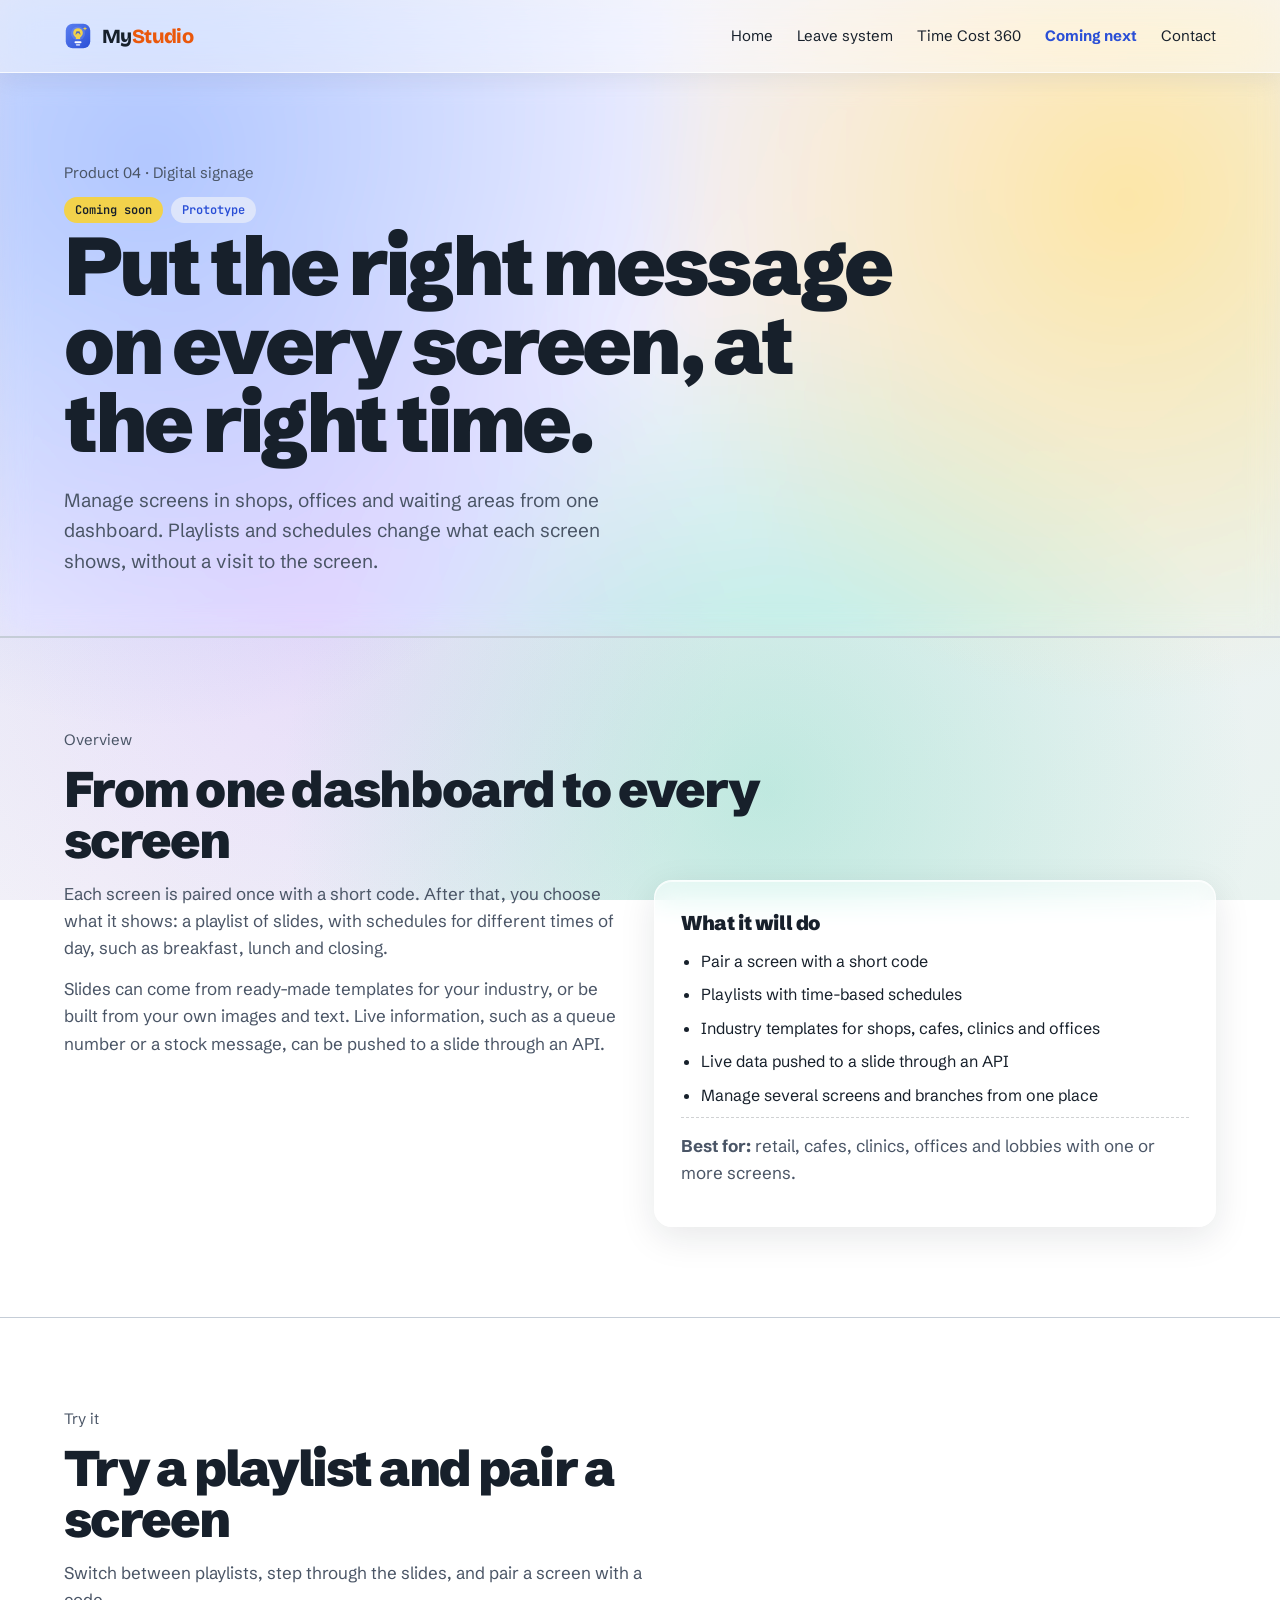
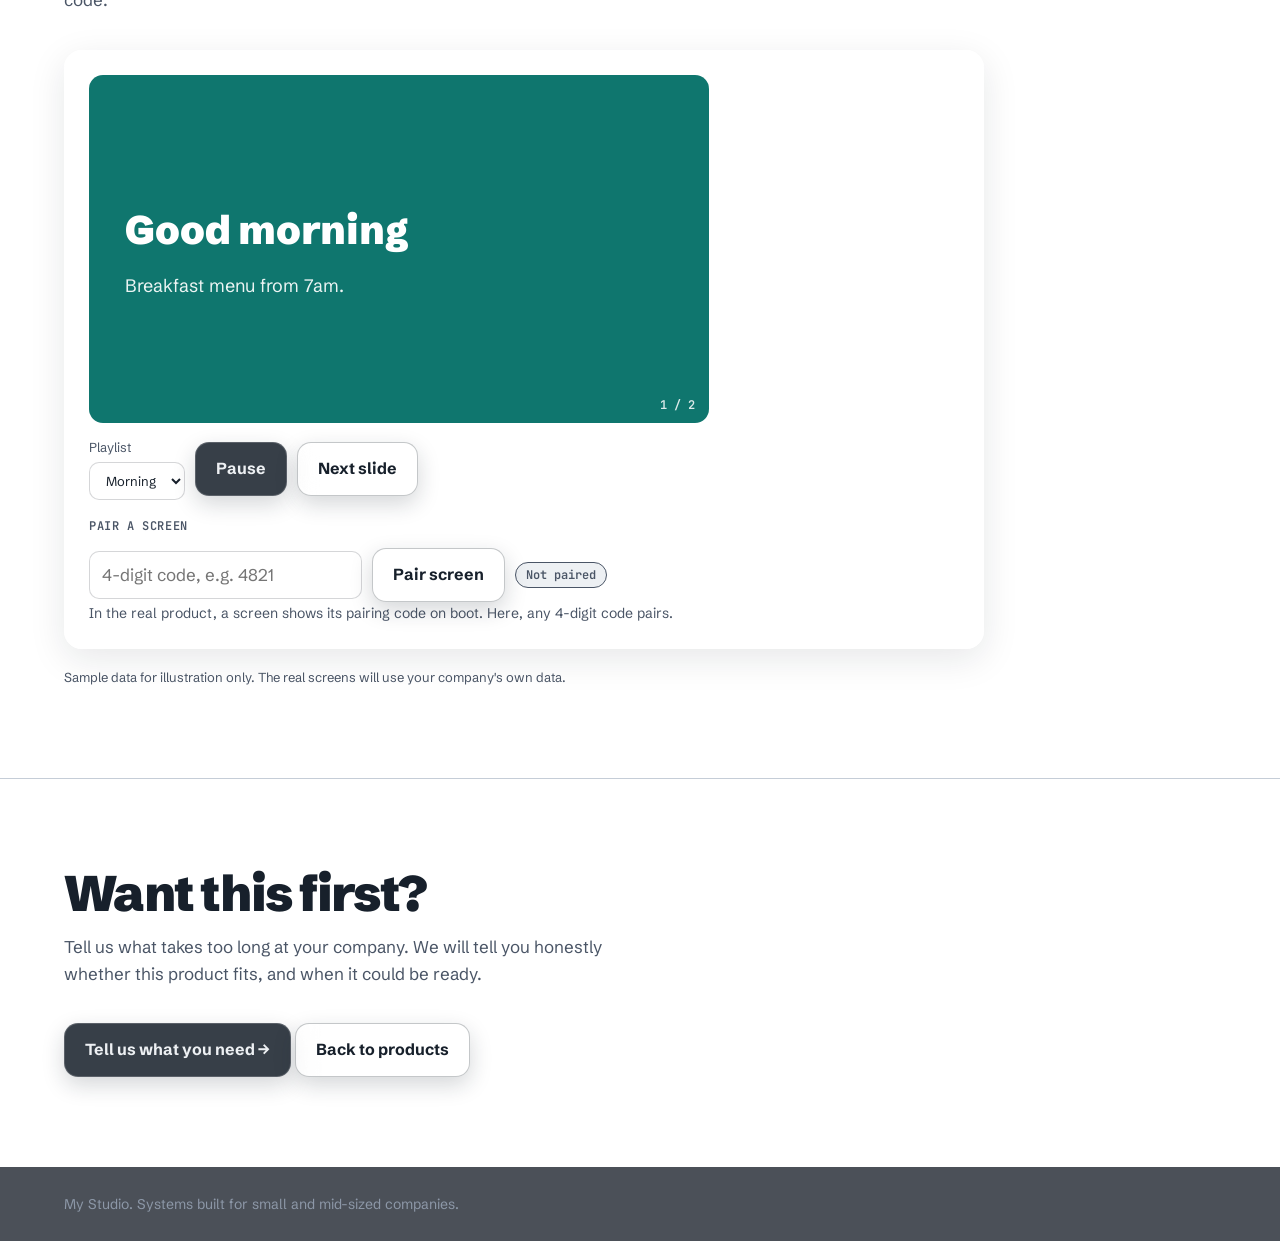
<file: teaser/signage.html>
<!doctype html>
<html lang="en">
<head>
<meta charset="utf-8">
<meta name="viewport" content="width=device-width, initial-scale=1">
<title>Digital signage · Coming soon · My Studio</title>
<link rel="preconnect" href="https://fonts.googleapis.com">
<link rel="preconnect" href="https://fonts.gstatic.com" crossorigin>
<link href="https://fonts.googleapis.com/css2?family=Schibsted+Grotesk:wght@400;500;700;900&family=Bricolage+Grotesque:wght@700;800&family=JetBrains+Mono:wght@400;600&display=swap" rel="stylesheet">
<style>
:root {
  --paper: #EDF0F3;
  --white: #FFFFFF;
  --ink: #17202B;
  --ink-soft: #4A5566;
  --blue: #2A4FD6;
  --blue-wash: #DDE5FB;
  --yellow: #F2D24B;
  --green: #15803D;
  --green-wash: #DCF2E3;
  --red: #B42318;
  --red-wash: #FDE7E4;
  --amber: #B45309;
  --rule: #C5CDD7;
  --gutter: clamp(20px, 5vw, 72px);
}

* { box-sizing: border-box; margin: 0; padding: 0; }
html { scroll-behavior: smooth; }
body {
  background: var(--paper);
  color: var(--ink);
  font-family: "Schibsted Grotesk", system-ui, sans-serif;
  font-size: 17px;
  line-height: 1.6;
  -webkit-font-smoothing: antialiased;
}
:focus-visible { outline: 3px solid var(--blue); outline-offset: 3px; }
button, select, input { font: inherit; color: inherit; }
button { cursor: pointer; }
a { color: var(--blue); }
.mono { font-family: "JetBrains Mono", ui-monospace, monospace; font-size: 14px; }
.muted { color: var(--ink-soft); }

/* ---------- Top bar ---------- */
.topbar {
  display: flex; justify-content: space-between; align-items: center; gap: 16px;
  padding: 20px var(--gutter);
  border-bottom: 1px solid var(--rule);
  position: sticky; top: 0; background: var(--paper); z-index: 20;
}
.wordmark { font-weight: 900; font-size: 20px; letter-spacing: -0.02em; text-decoration: none; color: var(--ink); }
.topbar nav { display: flex; gap: 24px; font-size: 15px; flex-wrap: wrap; }
.topbar nav a { color: var(--ink); text-decoration: none; }
.topbar nav a[aria-current="page"] { color: var(--blue); font-weight: 700; }
.topbar nav a:hover { color: var(--blue); }

/* ---------- Buttons ---------- */
.btn {
  display: inline-flex; align-items: center; gap: 10px;
  padding: 13px 20px; border: 2px solid var(--ink); background: var(--ink); color: var(--paper);
  text-decoration: none; font-weight: 700; font-size: 16px;
  transition: background .2s, color .2s, transform .15s, box-shadow .15s;
}
.btn:hover { transform: translate(-2px,-2px); box-shadow: 4px 4px 0 var(--ink); }
.btn.ghost { background: transparent; color: var(--ink); }
.btn.ghost:hover { background: var(--ink); color: var(--paper); }
.btn:disabled { background: var(--rule); border-color: var(--rule); color: var(--ink-soft); cursor: not-allowed; transform: none; box-shadow: none; }

/* ---------- Layout ---------- */
.page-hero { padding: clamp(48px, 7vw, 88px) var(--gutter) clamp(36px, 5vw, 60px); border-bottom: 1px solid var(--rule); }
.kicker { font-size: 15px; color: var(--ink-soft); margin-bottom: 12px; }
.page-hero h1 { font-size: clamp(42px, 6.4vw, 84px); font-weight: 900; letter-spacing: -0.04em; line-height: 0.96; max-width: 16ch; }
.page-hero .lede { margin-top: 22px; max-width: 46ch; font-size: 19px; color: var(--ink-soft); }
.block { padding: clamp(48px, 7vw, 92px) var(--gutter); border-top: 1px solid var(--rule); }
.block h2 { font-size: clamp(30px, 4vw, 50px); font-weight: 900; letter-spacing: -0.035em; line-height: 1.02; max-width: 22ch; margin-bottom: 14px; }
.block > .sub { color: var(--ink-soft); max-width: 58ch; margin-bottom: 36px; }
.grid-2 { display: grid; grid-template-columns: minmax(0, 1fr) minmax(0, 1fr); gap: clamp(24px, 3.5vw, 48px); align-items: start; }
.grid-3 { display: grid; grid-template-columns: repeat(3, minmax(0, 1fr)); gap: 18px; }
.grid-4 { display: grid; grid-template-columns: repeat(4, minmax(0, 1fr)); gap: 18px; }

/* ---------- Segmented control (used for levels, roles, filters) ---------- */
.seg { display: inline-flex; border: 2px solid var(--ink); flex-wrap: wrap; }
.seg button {
  padding: 10px 16px; background: var(--white); border: 0; border-right: 2px solid var(--ink);
  font-weight: 700; font-size: 15px; transition: background .2s, color .2s;
}
.seg button:last-child { border-right: 0; }
.seg button:hover { background: var(--blue-wash); }
.seg button[aria-pressed="true"] { background: var(--ink); color: var(--paper); }

/* ---------- Cards ---------- */
.card { background: var(--white); border: 1px solid var(--ink); padding: 22px; }
.card h3 { font-size: 19px; letter-spacing: -0.01em; margin-bottom: 4px; }
.card .meta { font-size: 14px; color: var(--ink-soft); }

/* ---------- Bars ---------- */
.bar { height: 12px; background: var(--paper); border: 1px solid var(--rule); overflow: hidden; }
.bar-fill { height: 100%; width: 0; background: var(--blue); transition: width .6s cubic-bezier(.2,.7,.2,1), background .3s; }
.bar-fill.over, .bar-fill.low { background: var(--red); }
.bar-fill.mid { background: var(--amber); }

/* ---------- Pills ---------- */
.pill { display: inline-block; font-size: 13px; font-weight: 700; padding: 3px 10px; border: 1px solid currentColor; }
.pill.ok { color: var(--green); }
.pill.warn { color: var(--amber); }
.pill.bad { color: var(--red); }
.pill.info { color: var(--blue); }

/* ---------- Footer / contact ---------- */
.contact { background: var(--ink); color: var(--paper); }
.contact h2 { color: var(--paper); }
.contact p.lead { font-size: 19px; max-width: 42ch; color: #C9D1DC; margin-bottom: 30px; }
.contact a.big { display: inline-block; font-size: clamp(22px, 3.4vw, 40px); font-weight: 700; color: var(--yellow); text-decoration: none; border-bottom: 3px solid var(--yellow); padding-bottom: 6px; }
.contact a.big:hover { color: var(--paper); border-color: var(--paper); }
footer { padding: 26px var(--gutter); font-size: 14px; background: #0F1620; color: #8D98A8; }

@keyframes rise { from { opacity: 0; transform: translateY(14px); } to { opacity: 1; transform: none; } }
.rise { animation: rise .45s cubic-bezier(.2,.7,.2,1) both; }

@media (max-width: 960px) {
  .grid-2 { grid-template-columns: 1fr; }
  .grid-3 { grid-template-columns: 1fr 1fr; }
  .grid-4 { grid-template-columns: 1fr 1fr; }
}
@media (max-width: 600px) {
  .grid-3, .grid-4 { grid-template-columns: 1fr; }
  .topbar nav { gap: 14px; font-size: 14px; }
}
@media (prefers-reduced-motion: reduce) {
  *, *::before, *::after { animation: none !important; transition: none !important; scroll-behavior: auto !important; }
}

</style>
<style>
/* Glass layer. Loaded after each page's own styles, so it overrides them. */

body {
  min-height: 100vh;
  background:
    radial-gradient(circle at 12% 18%, rgba(96, 130, 255, .35) 0, transparent 42%),
    radial-gradient(circle at 88% 22%, rgba(255, 214, 102, .40) 0, transparent 38%),
    radial-gradient(circle at 60% 88%, rgba(94, 214, 180, .32) 0, transparent 44%),
    radial-gradient(circle at 25% 70%, rgba(190, 150, 255, .22) 0, transparent 36%),
    linear-gradient(135deg, #E4EAF6 0%, #F2F0F8 45%, #E9F3F0 100%);
  background-attachment: fixed;
}

section, .block { scroll-margin-top: 96px; }

/* Glass surfaces */
.topbar {
  background: rgba(255, 255, 255, .42);
  backdrop-filter: blur(18px) saturate(160%);
  -webkit-backdrop-filter: blur(18px) saturate(160%);
  border-bottom: 1px solid rgba(255, 255, 255, .75);
  box-shadow: 0 6px 24px rgba(23, 32, 43, .06);
}

.card, .sheet, .door, .check, .leave-card, .leave-detail, .who, .cal, .day-panel,
.chain .node, .chain-note, .team-bar, .seg, .role-wrap, .screens, .preview,
.proj, .ts, .limit-table, .rate-panel, .explorer, .tabs, .panel, .flow button,
.report-row, .note-box, .flow-note, .status, .quote, .staff-pick select,
.cal-head button, .day-panel, .who-row, .ts input, .limit-table input, .checks,
.services, .project-body, .page-hero, .balance-row, .day-picker button, .field select, .field input {
  backdrop-filter: blur(14px) saturate(150%);
  -webkit-backdrop-filter: blur(14px) saturate(150%);
}

.card, .sheet, .door, .check, .leave-card, .leave-detail, .who, .cal, .day-panel,
.chain .node, .role-wrap, .proj, .ts, .limit-table, .rate-panel, .explorer, .panel,
.preview, .screens, .tabs, .card {
  background: rgba(255, 255, 255, .5);
  border: 1px solid rgba(255, 255, 255, .8);
  border-radius: 18px;
  box-shadow: 0 10px 36px rgba(23, 32, 43, .10), inset 0 1px 0 rgba(255, 255, 255, .7);
}

.sheet, .leave-detail, .quote, .who, .cal, .day-panel { border-radius: 18px; }
.quote {
  background: rgba(242, 210, 75, .55);
  border: 1px solid rgba(255, 255, 255, .8);
  box-shadow: 0 10px 36px rgba(180, 140, 20, .18), inset 0 1px 0 rgba(255, 255, 255, .6);
}

.door.tc {
  background: rgba(23, 32, 43, .72);
  border: 1px solid rgba(255, 255, 255, .18);
  box-shadow: 0 14px 40px rgba(23, 32, 43, .25);
}

/* Lifts instead of hard offset shadows */
.door:hover, .leave-card:hover, .proj:hover, .check:hover {
  transform: translateY(-4px);
  box-shadow: 0 18px 44px rgba(23, 32, 43, .18);
}
.leave-card[aria-expanded="true"] {
  background: rgba(23, 32, 43, .78);
  border-color: rgba(255, 255, 255, .15);
}

.seg { border: 1px solid rgba(255, 255, 255, .8); background: rgba(255, 255, 255, .35); }
.seg button { background: transparent; border-right: 1px solid rgba(23, 32, 43, .12); }
.seg button:hover { background: rgba(255, 255, 255, .6); }
.seg button[aria-pressed="true"] { background: rgba(23, 32, 43, .86); color: #fff; }

.btn {
  background: rgba(23, 32, 43, .86);
  border: 1px solid rgba(255, 255, 255, .18);
  border-radius: 14px;
  backdrop-filter: blur(10px);
  box-shadow: 0 8px 22px rgba(23, 32, 43, .18);
}
.btn:hover { transform: translateY(-2px); box-shadow: 0 12px 28px rgba(23, 32, 43, .24); }
.btn.ghost { background: rgba(255, 255, 255, .35); color: var(--ink); border: 1px solid rgba(23, 32, 43, .25); }
.btn.ghost:hover { background: rgba(23, 32, 43, .86); color: #fff; }

.screen-btn { background: rgba(255, 255, 255, .25); border-bottom: 1px solid rgba(23, 32, 43, .08); }
.screen-btn[aria-selected="true"] { background: rgba(23, 32, 43, .86); color: #fff; }
.screen-btn:hover:not(:disabled) { background: rgba(255, 255, 255, .6); }
.tab { background: transparent; border-bottom: 1px solid rgba(23, 32, 43, .08); }
.tab[aria-selected="true"] { background: rgba(23, 32, 43, .86); color: #fff; }
.tab:hover { background: rgba(255, 255, 255, .55); }

.field select, .field input[type="number"], .ts input, .limit-table input,
.staff-pick select, .day-picker button, .flow button {
  background: rgba(255, 255, 255, .55);
  border: 1px solid rgba(23, 32, 43, .12);
  border-radius: 10px;
}
.day-picker button.on { background: rgba(42, 79, 214, .85); border-color: transparent; color: #fff; }
.flow button.active { background: rgba(42, 79, 214, .85); border-color: transparent; }

.status { background: rgba(221, 229, 251, .6); border-radius: 12px; border-left-width: 4px; }
.status.ok { background: rgba(220, 242, 227, .7); }
.status.warn { background: rgba(253, 231, 228, .75); }
.note-box, .flow-note, .chain-note { background: rgba(221, 229, 251, .55); border-radius: 14px; }

.cal-day { background: rgba(255, 255, 255, .35); }
.cal-day:disabled { background: rgba(255, 255, 255, .15); }
.cal-day:hover:not(:disabled) { background: rgba(221, 229, 251, .75); }
.cal-day.selected { background: rgba(221, 229, 251, .85); }
.cal-dow { background: transparent; }
.ts th, .limit-table th { background: rgba(255, 255, 255, .45); }
.ts tfoot td { border-top: 1px solid rgba(23, 32, 43, .25); }

.bar { background: rgba(255, 255, 255, .55); border: 1px solid rgba(23, 32, 43, .10); border-radius: 999px; height: 10px; }
.bar-fill { border-radius: 999px; background: linear-gradient(90deg, #5B7FF0, #2A4FD6); }
.bar-fill.mid { background: linear-gradient(90deg, #F7C25C, #D97706); }
.bar-fill.over, .bar-fill.low { background: linear-gradient(90deg, #F47A6E, #B42318); }

.pill { background: rgba(255, 255, 255, .6); border-radius: 999px; border-width: 1px; }

.contact { background: rgba(23, 32, 43, .78); backdrop-filter: blur(18px); -webkit-backdrop-filter: blur(18px); border-top: 1px solid rgba(255, 255, 255, .12); }
footer { background: rgba(15, 22, 32, .75); backdrop-filter: blur(14px); -webkit-backdrop-filter: blur(14px); }

.hero h1 .strike, .page-hero h1 .strike {
  background-image: linear-gradient(rgba(242, 210, 75, .75), rgba(242, 210, 75, .75));
  border-radius: 6px;
}
.topbar nav a[aria-current="page"] { color: var(--blue); }

/* Enquiry form */
.enquiry { margin-top: 28px; display: grid; gap: 14px; max-width: 720px; }
.enquiry-grid { display: grid; grid-template-columns: repeat(2, minmax(0, 1fr)); gap: 14px; }
.enquiry textarea {
  width: 100%; box-sizing: border-box; font: inherit; padding: 12px 14px;
  background: rgba(255,255,255,.55); border: 1px solid rgba(23,32,43,.12); border-radius: 10px; color: var(--ink);
}
.enquiry .btn { justify-self: start; }
@media (max-width: 640px) { .enquiry-grid { grid-template-columns: 1fr; } }

/* Wordmark: inline logo, aligned with the name */
.wordmark { display: inline-flex; align-items: center; gap: 10px; }
.wordmark svg { width: 28px; height: 28px; flex-shrink: 0; display: block; }

/* Enquiry form on the dark contact band */
.contact .enquiry label { display: block; font-size: 14px; font-weight: 600; color: #E6EAF2; margin-bottom: 6px; }
.contact .enquiry input:not([type="hidden"]), .contact .enquiry textarea {
  width: 100%; box-sizing: border-box; height: 46px; padding: 0 14px;
  font: inherit; font-size: 15px; color: #FFFFFF;
  background: rgba(255,255,255,.08); border: 1px solid rgba(255,255,255,.22); border-radius: 10px; outline: none;
}
.contact .enquiry textarea { height: auto; min-height: 110px; padding: 12px 14px; resize: vertical; }
.contact .enquiry input:focus, .contact .enquiry textarea:focus { border-color: #F2D24B; background: rgba(255,255,255,.14); }
.contact .enquiry input::placeholder, .contact .enquiry textarea::placeholder { color: rgba(255,255,255,.45); }
.contact .enquiry .btn { height: 48px; padding: 0 24px; }

/* Shortlist button spacing */
.quote .btn { display: inline-block; margin-top: 14px; }

/* Phone header: keep the name on one line and let the menu wrap neatly */
.wordmark { white-space: nowrap; }
@media (max-width: 640px) {
  .topbar { flex-wrap: wrap; row-gap: 8px; }
  .topbar nav { flex-wrap: wrap; gap: 4px 14px; }
  .topbar nav a { font-size: 14px; }
}

/* Logo name only: its own display font. Body text stays Schibsted Grotesk. */
.wordmark span { font-family: "Bricolage Grotesque", system-ui, sans-serif; font-weight: 800; font-size: 20px; letter-spacing: -0.03em; }
.wordmark span em { font-style: normal; color: #EA580C; }

</style>
<style>
/* Teaser pages: built on the main site's glass style (glass.css, styles.css) */
.tz-badges { display: flex; gap: 8px; flex-wrap: wrap; margin-bottom: 4px; }
.tz-tag { font: 600 12px "JetBrains Mono", monospace; padding: 5px 11px; border-radius: 999px; background: var(--yellow); color: var(--ink); }
.tz-tag.alt { background: var(--blue-wash); color: var(--blue); }
.tz-cols { display: grid; grid-template-columns: minmax(0, 1fr) minmax(0, 1fr); gap: 28px; align-items: start; }
.tz-cols p { font-size: 17px; line-height: 1.6; color: var(--ink-soft); margin: 0 0 14px; }
.tz-feat { padding: 26px; }
.tz-feat h3 { margin: 0 0 10px; font-size: 20px; font-weight: 900; letter-spacing: -0.02em; }
.tz-feat ul { margin: 0; padding-left: 20px; }
.tz-feat li { margin-bottom: 8px; font-size: 16px; }
.tz-who { margin: 16px 0 0; padding-top: 14px; border-top: 1px dashed rgba(23,32,43,.2); font-size: 15px; color: var(--ink-soft); }
.tz-note { font-size: 13px; color: var(--ink-soft); margin-top: 18px; }
.shot { padding: 24px; max-width: 920px; }
.shot h4 { margin: 0 0 8px; font-size: 18px; font-weight: 800; }
.shot h5 { margin: 18px 0 8px; font: 600 12px "JetBrains Mono", monospace; text-transform: uppercase; letter-spacing: 0.05em; color: var(--ink-soft); }
.shot .row { display: flex; flex-wrap: wrap; gap: 10px; align-items: center; margin-top: 14px; }
.shot input, .shot select { font: inherit; padding: 9px 12px; border: 1px solid rgba(23,32,43,.18); border-radius: 10px; background: rgba(255,255,255,.7); color: var(--ink); }
.shot label { display: grid; gap: 4px; font-size: 13px; color: var(--ink-soft); }
.shot .pill { font: 600 12px "JetBrains Mono", monospace; padding: 4px 10px; border-radius: 999px; background: var(--paper); color: var(--ink-soft); }
.shot .pill.ok { background: var(--green-wash); color: var(--green); }
.shot .pill.wait { background: #FEF3C7; color: var(--amber); }
.shot .pill.bad { background: var(--red-wash); color: var(--red); }
.shot .log { list-style: none; margin: 0; padding: 0; font-size: 14px; }
.shot .log li { padding: 8px 0; border-bottom: 1px solid rgba(23,32,43,.1); }
.shot .log li:last-child { border-bottom: 0; }
.shot .muted { color: var(--ink-soft); font-size: 14px; }
.shot .empty { color: var(--ink-soft); font-size: 14px; padding: 8px 0; }
/* queue board */
.cl-cols { display: grid; grid-template-columns: repeat(3, minmax(0, 1fr)); gap: 12px; margin-top: 14px; }
.cl-col { background: rgba(255,255,255,.45); border: 1px solid rgba(23,32,43,.1); border-radius: 14px; padding: 12px; min-height: 130px; }
.cl-col h4 { display: flex; justify-content: space-between; font-size: 13px; color: var(--ink-soft); font-weight: 700; }
.cl-tk { background: rgba(255,255,255,.85); border-radius: 10px; padding: 8px 10px; margin-top: 8px; font-size: 14px; box-shadow: 0 1px 2px rgba(23,32,43,.06); }
.cl-tk b { color: var(--blue); }
.cl-tk button { margin-top: 6px; font: 600 12px "JetBrains Mono", monospace; border: 1px solid rgba(23,32,43,.2); border-radius: 8px; background: #fff; padding: 3px 8px; cursor: pointer; }
/* signage */
.sg-screen { position: relative; aspect-ratio: 16 / 9; width: 100%; max-width: 620px; color: #fff; padding: 36px; border-radius: 14px; display: flex; flex-direction: column; justify-content: center; transition: background .45s; }
.sg-screen h4 { font-size: clamp(24px, 3.4vw, 40px); font-weight: 900; margin: 0 0 10px; color: #fff; }
.sg-screen p { margin: 0; font-size: clamp(14px, 1.8vw, 18px); opacity: .92; }
.sg-no { position: absolute; right: 14px; bottom: 10px; font: 600 12px "JetBrains Mono", monospace; opacity: .85; }
/* signing */
.doc { padding: 18px; background: rgba(255,255,255,.5); }
.doc p { margin: 0 0 10px; font-size: 14px; color: var(--ink-soft); }
#sn-pad { width: 100%; max-width: 520px; height: 140px; background: #fff; border: 1px dashed rgba(23,32,43,.35); border-radius: 12px; touch-action: none; cursor: crosshair; display: block; }
.sn-steps { display: flex; gap: 8px; flex-wrap: wrap; margin: 6px 0 0; padding: 0; list-style: none; }
.sn-steps li { font: 600 12px "JetBrains Mono", monospace; border-radius: 999px; padding: 5px 11px; background: var(--paper); color: var(--ink-soft); }
.sn-steps li.done { background: var(--green-wash); color: var(--green); }
/* expenses */
.ex-form { display: grid; grid-template-columns: repeat(auto-fit, minmax(180px, 1fr)); gap: 12px; }
.ex-flow { display: flex; gap: 10px; align-items: center; flex-wrap: wrap; margin-top: 16px; font-size: 14px; }
.ex-flow .step { border-radius: 999px; padding: 6px 12px; background: var(--paper); color: var(--ink-soft); }
.ex-flow .step.done { background: var(--green-wash); color: var(--green); }
.ex-err { color: var(--red); font-size: 13px; margin-top: 8px; min-height: 18px; }
@media (max-width: 760px) {
  .tz-cols { grid-template-columns: 1fr; }
  .cl-cols { grid-template-columns: 1fr; }
}

</style>
</head>
<body>

<header class="topbar">
  <a class="wordmark" href="index.html"><svg width="28" height="28" viewBox="0 0 64 64" role="img" aria-label="My Studio logo" aria-hidden="false"><defs><linearGradient id="logo-tile" x1="0" y1="0" x2="1" y2="1"><stop offset="0" stop-color="#5B7FF0"/><stop offset="1" stop-color="#2A4FD6"/></linearGradient></defs><rect x="4" y="4" width="56" height="56" rx="16" fill="url(#logo-tile)"/><circle cx="32" cy="26" r="16" fill="#FFFFFF" fill-opacity="0.12"/><circle cx="32" cy="25" r="11" fill="#F2D24B"/><rect x="27" y="33" width="10" height="6" rx="2" fill="#F2D24B"/><path d="M27.5 27.5 L30 21.5 L32 25.5 L34 21.5 L36.5 27.5" fill="none" stroke="#2A4FD6" stroke-width="2" stroke-linejoin="round" stroke-linecap="round"/><rect x="24" y="44" width="16" height="4.5" rx="2.25" fill="#FFFFFF"/><rect x="27" y="50" width="10" height="4" rx="2" fill="#FFFFFF" fill-opacity="0.7"/><path d="M48 10 L49.3 13.7 L53 15 L49.3 16.3 L48 20 L46.7 16.3 L43 15 L46.7 13.7 Z" fill="#F2D24B"/></svg><span>My<em>Studio</em></span></a>
  <nav>
    <a href="../index.html">Home</a>
    <a href="../lms.html">Leave system</a>
    <a href="../timecost360.html">Time Cost 360</a>
    <a href="../index.html#products" aria-current="page">Coming next</a>
    <a href="../index.html#contact">Contact</a>
  </nav>
</header>

<main>
  <div class="page-hero">
    <p class="kicker">Product 04 · Digital signage</p>
    <div class="tz-badges"><span class="tz-tag">Coming soon</span><span class="tz-tag alt">Prototype</span></div>
    <h1>Put the right message on every screen, at the right time.</h1>
    <p class="lede">Manage screens in shops, offices and waiting areas from one dashboard. Playlists and schedules change what each screen shows, without a visit to the screen.</p>
  </div>

  <section class="block">
    <p class="kicker">Overview</p>
    <h2>From one dashboard to every screen</h2>
    <div class="tz-cols">
      <div><p>Each screen is paired once with a short code. After that, you choose what it shows: a playlist of slides, with schedules for different times of day, such as breakfast, lunch and closing.</p><p>Slides can come from ready-made templates for your industry, or be built from your own images and text. Live information, such as a queue number or a stock message, can be pushed to a slide through an API.</p></div>
      <div class="card tz-feat">
        <h3>What it will do</h3>
        <ul><li>Pair a screen with a short code</li><li>Playlists with time-based schedules</li><li>Industry templates for shops, cafes, clinics and offices</li><li>Live data pushed to a slide through an API</li><li>Manage several screens and branches from one place</li></ul>
        <p class="tz-who"><b>Best for:</b> retail, cafes, clinics, offices and lobbies with one or more screens.</p>
      </div>
    </div>
  </section>

  <section class="block">
    <p class="kicker">Try it</p>
    <h2>Try a playlist and pair a screen</h2>
    <p class="sub">Switch between playlists, step through the slides, and pair a screen with a code.</p>
    <div class="card shot">
      <div id="sg-screen" class="sg-screen" style="background:#0F766E">
        <h4 id="sg-t">Welcome</h4>
        <p id="sg-p">Today's offers start at 10am.</p>
        <span class="sg-no" id="sg-no">1 / 2</span>
      </div>
      <div class="row">
        <label>Playlist <select id="sg-list"><option value="morning">Morning</option><option value="lunch">Lunch</option><option value="evening">Evening</option></select></label>
        <button class="btn" id="sg-play">Pause</button>
        <button class="btn ghost" id="sg-next">Next slide</button>
      </div>
      <h5>Pair a screen</h5>
      <div class="row">
        <input id="sg-code" inputmode="numeric" maxlength="4" placeholder="4-digit code, e.g. 4821">
        <button class="btn ghost" id="sg-pair">Pair screen</button>
        <span class="pill" id="sg-pstat">Not paired</span>
      </div>
      <p class="muted">In the real product, a screen shows its pairing code on boot. Here, any 4-digit code pairs.</p>
    </div>
    <p class="tz-note">Sample data for illustration only. The real screens will use your company's own data.</p>
  </section>

  <section class="block tz-block tz-cta">
    <h2>Want this first?</h2>
    <p class="sub">Tell us what takes too long at your company. We will tell you honestly whether this product fits, and when it could be ready.</p>
    <a class="btn" href="../index.html#contact">Tell us what you need →</a>
    <a class="btn ghost" href="../index.html#products">Back to products</a>
  </section>
</main>

<footer>
  <p>My Studio. Systems built for small and mid-sized companies.</p>
</footer>

<script>
(function(){
  var lists = {
    morning: [{bg:"#0F766E", t:"Good morning", p:"Breakfast menu from 7am."}, {bg:"#1E3A8A", t:"New arrivals", p:"See our latest range on the second floor."}],
    lunch:   [{bg:"#7C2D12", t:"Lunch specials", p:"Set meals today, while stocks last."}, {bg:"#0F766E", t:"Book ahead", p:"Scan the code to reserve a table."}],
    evening: [{bg:"#1E1B4B", t:"Thank you", p:"See you again tomorrow."}, {bg:"#1E3A8A", t:"Opening hours", p:"We open again at 8am."}]
  };
  var cur = "morning", idx = 0, playing = true;
  var scr = document.getElementById("sg-screen");
  function show(){
    var s = lists[cur][idx];
    scr.style.background = s.bg;
    document.getElementById("sg-t").textContent = s.t;
    document.getElementById("sg-p").textContent = s.p;
    document.getElementById("sg-no").textContent = (idx+1) + " / " + lists[cur].length;
  }
  document.getElementById("sg-list").addEventListener("change", function(e){ cur = e.target.value; idx = 0; show(); });
  document.getElementById("sg-next").addEventListener("click", function(){ idx = (idx+1) % lists[cur].length; show(); });
  document.getElementById("sg-play").addEventListener("click", function(e){ playing = !playing; e.target.textContent = playing ? "Pause" : "Play"; });
  setInterval(function(){ if(playing){ idx = (idx+1) % lists[cur].length; show(); } }, 3500);
  document.getElementById("sg-pair").addEventListener("click", function(){
    var c = document.getElementById("sg-code").value.trim(), st = document.getElementById("sg-pstat");
    if(/^\d{4}$/.test(c)){ st.textContent = "Paired with code " + c; st.className = "pill ok"; }
    else { st.textContent = "Enter a 4-digit code"; st.className = "pill bad"; }
  });
  show();
})();
</script>
</body>
</html>
</file>
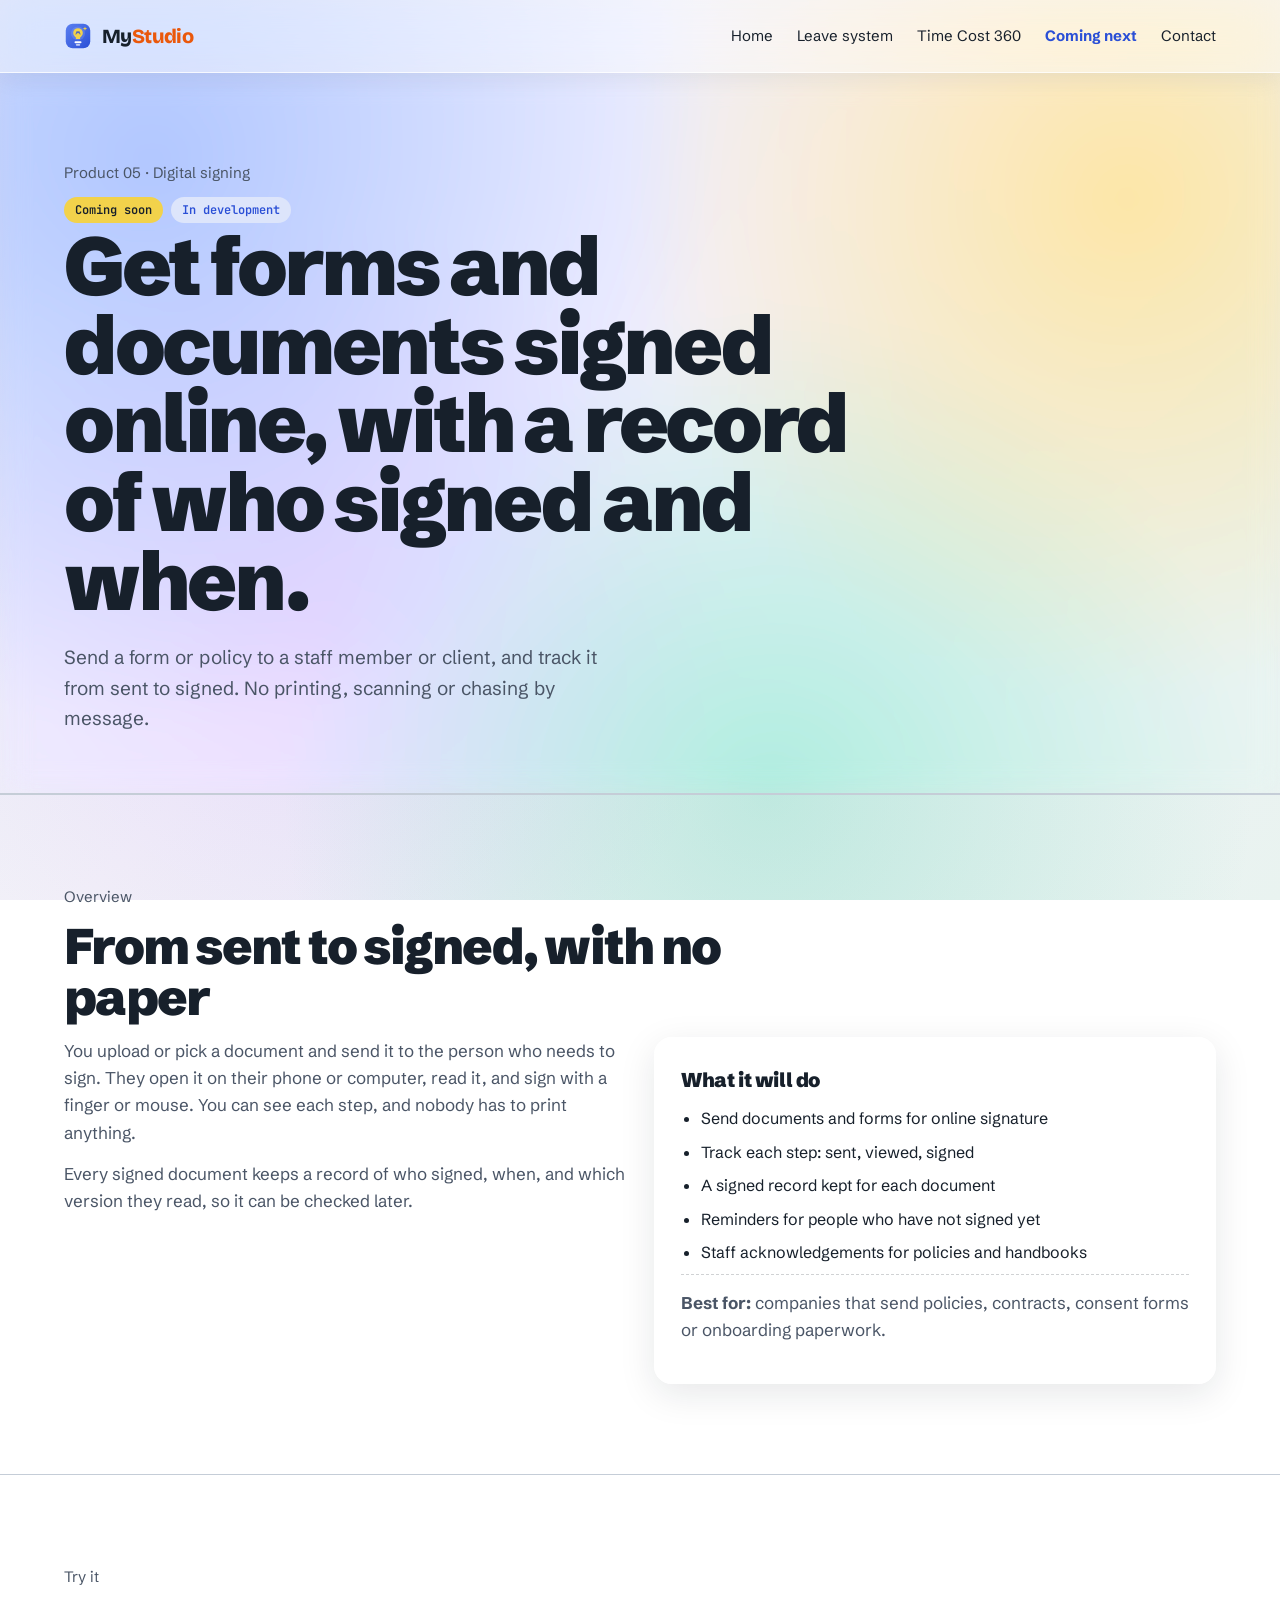
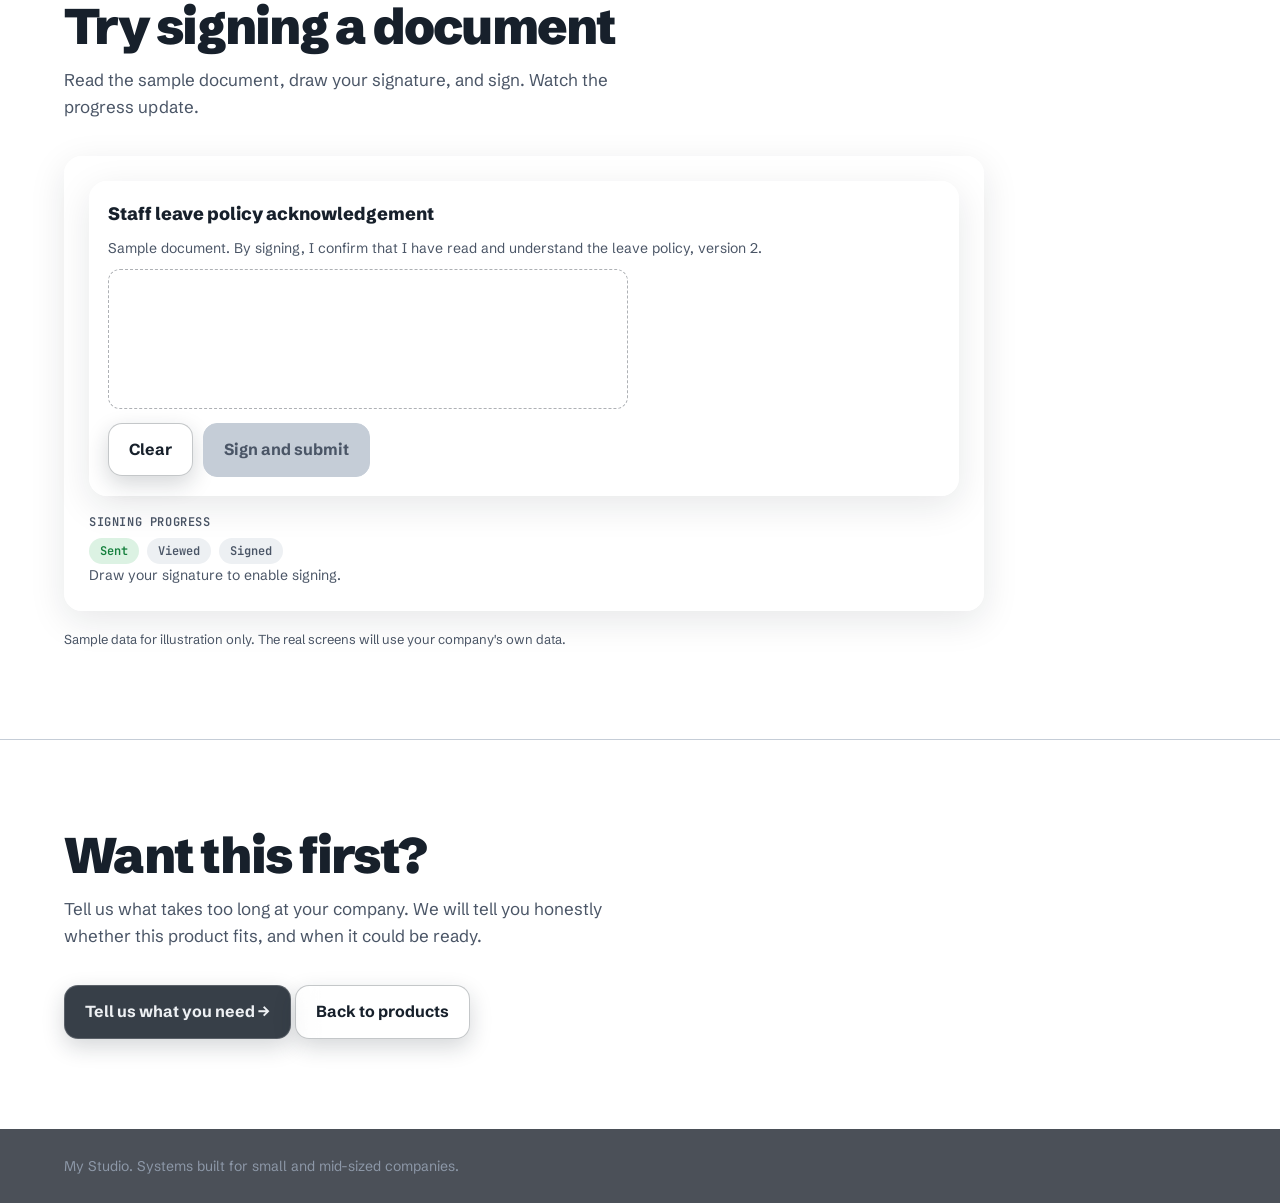
<file: teaser/signing.html>
<!doctype html>
<html lang="en">
<head>
<meta charset="utf-8">
<meta name="viewport" content="width=device-width, initial-scale=1">
<title>Digital signing · Coming soon · My Studio</title>
<link rel="preconnect" href="https://fonts.googleapis.com">
<link rel="preconnect" href="https://fonts.gstatic.com" crossorigin>
<link href="https://fonts.googleapis.com/css2?family=Schibsted+Grotesk:wght@400;500;700;900&family=Bricolage+Grotesque:wght@700;800&family=JetBrains+Mono:wght@400;600&display=swap" rel="stylesheet">
<style>
:root {
  --paper: #EDF0F3;
  --white: #FFFFFF;
  --ink: #17202B;
  --ink-soft: #4A5566;
  --blue: #2A4FD6;
  --blue-wash: #DDE5FB;
  --yellow: #F2D24B;
  --green: #15803D;
  --green-wash: #DCF2E3;
  --red: #B42318;
  --red-wash: #FDE7E4;
  --amber: #B45309;
  --rule: #C5CDD7;
  --gutter: clamp(20px, 5vw, 72px);
}

* { box-sizing: border-box; margin: 0; padding: 0; }
html { scroll-behavior: smooth; }
body {
  background: var(--paper);
  color: var(--ink);
  font-family: "Schibsted Grotesk", system-ui, sans-serif;
  font-size: 17px;
  line-height: 1.6;
  -webkit-font-smoothing: antialiased;
}
:focus-visible { outline: 3px solid var(--blue); outline-offset: 3px; }
button, select, input { font: inherit; color: inherit; }
button { cursor: pointer; }
a { color: var(--blue); }
.mono { font-family: "JetBrains Mono", ui-monospace, monospace; font-size: 14px; }
.muted { color: var(--ink-soft); }

/* ---------- Top bar ---------- */
.topbar {
  display: flex; justify-content: space-between; align-items: center; gap: 16px;
  padding: 20px var(--gutter);
  border-bottom: 1px solid var(--rule);
  position: sticky; top: 0; background: var(--paper); z-index: 20;
}
.wordmark { font-weight: 900; font-size: 20px; letter-spacing: -0.02em; text-decoration: none; color: var(--ink); }
.topbar nav { display: flex; gap: 24px; font-size: 15px; flex-wrap: wrap; }
.topbar nav a { color: var(--ink); text-decoration: none; }
.topbar nav a[aria-current="page"] { color: var(--blue); font-weight: 700; }
.topbar nav a:hover { color: var(--blue); }

/* ---------- Buttons ---------- */
.btn {
  display: inline-flex; align-items: center; gap: 10px;
  padding: 13px 20px; border: 2px solid var(--ink); background: var(--ink); color: var(--paper);
  text-decoration: none; font-weight: 700; font-size: 16px;
  transition: background .2s, color .2s, transform .15s, box-shadow .15s;
}
.btn:hover { transform: translate(-2px,-2px); box-shadow: 4px 4px 0 var(--ink); }
.btn.ghost { background: transparent; color: var(--ink); }
.btn.ghost:hover { background: var(--ink); color: var(--paper); }
.btn:disabled { background: var(--rule); border-color: var(--rule); color: var(--ink-soft); cursor: not-allowed; transform: none; box-shadow: none; }

/* ---------- Layout ---------- */
.page-hero { padding: clamp(48px, 7vw, 88px) var(--gutter) clamp(36px, 5vw, 60px); border-bottom: 1px solid var(--rule); }
.kicker { font-size: 15px; color: var(--ink-soft); margin-bottom: 12px; }
.page-hero h1 { font-size: clamp(42px, 6.4vw, 84px); font-weight: 900; letter-spacing: -0.04em; line-height: 0.96; max-width: 16ch; }
.page-hero .lede { margin-top: 22px; max-width: 46ch; font-size: 19px; color: var(--ink-soft); }
.block { padding: clamp(48px, 7vw, 92px) var(--gutter); border-top: 1px solid var(--rule); }
.block h2 { font-size: clamp(30px, 4vw, 50px); font-weight: 900; letter-spacing: -0.035em; line-height: 1.02; max-width: 22ch; margin-bottom: 14px; }
.block > .sub { color: var(--ink-soft); max-width: 58ch; margin-bottom: 36px; }
.grid-2 { display: grid; grid-template-columns: minmax(0, 1fr) minmax(0, 1fr); gap: clamp(24px, 3.5vw, 48px); align-items: start; }
.grid-3 { display: grid; grid-template-columns: repeat(3, minmax(0, 1fr)); gap: 18px; }
.grid-4 { display: grid; grid-template-columns: repeat(4, minmax(0, 1fr)); gap: 18px; }

/* ---------- Segmented control (used for levels, roles, filters) ---------- */
.seg { display: inline-flex; border: 2px solid var(--ink); flex-wrap: wrap; }
.seg button {
  padding: 10px 16px; background: var(--white); border: 0; border-right: 2px solid var(--ink);
  font-weight: 700; font-size: 15px; transition: background .2s, color .2s;
}
.seg button:last-child { border-right: 0; }
.seg button:hover { background: var(--blue-wash); }
.seg button[aria-pressed="true"] { background: var(--ink); color: var(--paper); }

/* ---------- Cards ---------- */
.card { background: var(--white); border: 1px solid var(--ink); padding: 22px; }
.card h3 { font-size: 19px; letter-spacing: -0.01em; margin-bottom: 4px; }
.card .meta { font-size: 14px; color: var(--ink-soft); }

/* ---------- Bars ---------- */
.bar { height: 12px; background: var(--paper); border: 1px solid var(--rule); overflow: hidden; }
.bar-fill { height: 100%; width: 0; background: var(--blue); transition: width .6s cubic-bezier(.2,.7,.2,1), background .3s; }
.bar-fill.over, .bar-fill.low { background: var(--red); }
.bar-fill.mid { background: var(--amber); }

/* ---------- Pills ---------- */
.pill { display: inline-block; font-size: 13px; font-weight: 700; padding: 3px 10px; border: 1px solid currentColor; }
.pill.ok { color: var(--green); }
.pill.warn { color: var(--amber); }
.pill.bad { color: var(--red); }
.pill.info { color: var(--blue); }

/* ---------- Footer / contact ---------- */
.contact { background: var(--ink); color: var(--paper); }
.contact h2 { color: var(--paper); }
.contact p.lead { font-size: 19px; max-width: 42ch; color: #C9D1DC; margin-bottom: 30px; }
.contact a.big { display: inline-block; font-size: clamp(22px, 3.4vw, 40px); font-weight: 700; color: var(--yellow); text-decoration: none; border-bottom: 3px solid var(--yellow); padding-bottom: 6px; }
.contact a.big:hover { color: var(--paper); border-color: var(--paper); }
footer { padding: 26px var(--gutter); font-size: 14px; background: #0F1620; color: #8D98A8; }

@keyframes rise { from { opacity: 0; transform: translateY(14px); } to { opacity: 1; transform: none; } }
.rise { animation: rise .45s cubic-bezier(.2,.7,.2,1) both; }

@media (max-width: 960px) {
  .grid-2 { grid-template-columns: 1fr; }
  .grid-3 { grid-template-columns: 1fr 1fr; }
  .grid-4 { grid-template-columns: 1fr 1fr; }
}
@media (max-width: 600px) {
  .grid-3, .grid-4 { grid-template-columns: 1fr; }
  .topbar nav { gap: 14px; font-size: 14px; }
}
@media (prefers-reduced-motion: reduce) {
  *, *::before, *::after { animation: none !important; transition: none !important; scroll-behavior: auto !important; }
}

</style>
<style>
/* Glass layer. Loaded after each page's own styles, so it overrides them. */

body {
  min-height: 100vh;
  background:
    radial-gradient(circle at 12% 18%, rgba(96, 130, 255, .35) 0, transparent 42%),
    radial-gradient(circle at 88% 22%, rgba(255, 214, 102, .40) 0, transparent 38%),
    radial-gradient(circle at 60% 88%, rgba(94, 214, 180, .32) 0, transparent 44%),
    radial-gradient(circle at 25% 70%, rgba(190, 150, 255, .22) 0, transparent 36%),
    linear-gradient(135deg, #E4EAF6 0%, #F2F0F8 45%, #E9F3F0 100%);
  background-attachment: fixed;
}

section, .block { scroll-margin-top: 96px; }

/* Glass surfaces */
.topbar {
  background: rgba(255, 255, 255, .42);
  backdrop-filter: blur(18px) saturate(160%);
  -webkit-backdrop-filter: blur(18px) saturate(160%);
  border-bottom: 1px solid rgba(255, 255, 255, .75);
  box-shadow: 0 6px 24px rgba(23, 32, 43, .06);
}

.card, .sheet, .door, .check, .leave-card, .leave-detail, .who, .cal, .day-panel,
.chain .node, .chain-note, .team-bar, .seg, .role-wrap, .screens, .preview,
.proj, .ts, .limit-table, .rate-panel, .explorer, .tabs, .panel, .flow button,
.report-row, .note-box, .flow-note, .status, .quote, .staff-pick select,
.cal-head button, .day-panel, .who-row, .ts input, .limit-table input, .checks,
.services, .project-body, .page-hero, .balance-row, .day-picker button, .field select, .field input {
  backdrop-filter: blur(14px) saturate(150%);
  -webkit-backdrop-filter: blur(14px) saturate(150%);
}

.card, .sheet, .door, .check, .leave-card, .leave-detail, .who, .cal, .day-panel,
.chain .node, .role-wrap, .proj, .ts, .limit-table, .rate-panel, .explorer, .panel,
.preview, .screens, .tabs, .card {
  background: rgba(255, 255, 255, .5);
  border: 1px solid rgba(255, 255, 255, .8);
  border-radius: 18px;
  box-shadow: 0 10px 36px rgba(23, 32, 43, .10), inset 0 1px 0 rgba(255, 255, 255, .7);
}

.sheet, .leave-detail, .quote, .who, .cal, .day-panel { border-radius: 18px; }
.quote {
  background: rgba(242, 210, 75, .55);
  border: 1px solid rgba(255, 255, 255, .8);
  box-shadow: 0 10px 36px rgba(180, 140, 20, .18), inset 0 1px 0 rgba(255, 255, 255, .6);
}

.door.tc {
  background: rgba(23, 32, 43, .72);
  border: 1px solid rgba(255, 255, 255, .18);
  box-shadow: 0 14px 40px rgba(23, 32, 43, .25);
}

/* Lifts instead of hard offset shadows */
.door:hover, .leave-card:hover, .proj:hover, .check:hover {
  transform: translateY(-4px);
  box-shadow: 0 18px 44px rgba(23, 32, 43, .18);
}
.leave-card[aria-expanded="true"] {
  background: rgba(23, 32, 43, .78);
  border-color: rgba(255, 255, 255, .15);
}

.seg { border: 1px solid rgba(255, 255, 255, .8); background: rgba(255, 255, 255, .35); }
.seg button { background: transparent; border-right: 1px solid rgba(23, 32, 43, .12); }
.seg button:hover { background: rgba(255, 255, 255, .6); }
.seg button[aria-pressed="true"] { background: rgba(23, 32, 43, .86); color: #fff; }

.btn {
  background: rgba(23, 32, 43, .86);
  border: 1px solid rgba(255, 255, 255, .18);
  border-radius: 14px;
  backdrop-filter: blur(10px);
  box-shadow: 0 8px 22px rgba(23, 32, 43, .18);
}
.btn:hover { transform: translateY(-2px); box-shadow: 0 12px 28px rgba(23, 32, 43, .24); }
.btn.ghost { background: rgba(255, 255, 255, .35); color: var(--ink); border: 1px solid rgba(23, 32, 43, .25); }
.btn.ghost:hover { background: rgba(23, 32, 43, .86); color: #fff; }

.screen-btn { background: rgba(255, 255, 255, .25); border-bottom: 1px solid rgba(23, 32, 43, .08); }
.screen-btn[aria-selected="true"] { background: rgba(23, 32, 43, .86); color: #fff; }
.screen-btn:hover:not(:disabled) { background: rgba(255, 255, 255, .6); }
.tab { background: transparent; border-bottom: 1px solid rgba(23, 32, 43, .08); }
.tab[aria-selected="true"] { background: rgba(23, 32, 43, .86); color: #fff; }
.tab:hover { background: rgba(255, 255, 255, .55); }

.field select, .field input[type="number"], .ts input, .limit-table input,
.staff-pick select, .day-picker button, .flow button {
  background: rgba(255, 255, 255, .55);
  border: 1px solid rgba(23, 32, 43, .12);
  border-radius: 10px;
}
.day-picker button.on { background: rgba(42, 79, 214, .85); border-color: transparent; color: #fff; }
.flow button.active { background: rgba(42, 79, 214, .85); border-color: transparent; }

.status { background: rgba(221, 229, 251, .6); border-radius: 12px; border-left-width: 4px; }
.status.ok { background: rgba(220, 242, 227, .7); }
.status.warn { background: rgba(253, 231, 228, .75); }
.note-box, .flow-note, .chain-note { background: rgba(221, 229, 251, .55); border-radius: 14px; }

.cal-day { background: rgba(255, 255, 255, .35); }
.cal-day:disabled { background: rgba(255, 255, 255, .15); }
.cal-day:hover:not(:disabled) { background: rgba(221, 229, 251, .75); }
.cal-day.selected { background: rgba(221, 229, 251, .85); }
.cal-dow { background: transparent; }
.ts th, .limit-table th { background: rgba(255, 255, 255, .45); }
.ts tfoot td { border-top: 1px solid rgba(23, 32, 43, .25); }

.bar { background: rgba(255, 255, 255, .55); border: 1px solid rgba(23, 32, 43, .10); border-radius: 999px; height: 10px; }
.bar-fill { border-radius: 999px; background: linear-gradient(90deg, #5B7FF0, #2A4FD6); }
.bar-fill.mid { background: linear-gradient(90deg, #F7C25C, #D97706); }
.bar-fill.over, .bar-fill.low { background: linear-gradient(90deg, #F47A6E, #B42318); }

.pill { background: rgba(255, 255, 255, .6); border-radius: 999px; border-width: 1px; }

.contact { background: rgba(23, 32, 43, .78); backdrop-filter: blur(18px); -webkit-backdrop-filter: blur(18px); border-top: 1px solid rgba(255, 255, 255, .12); }
footer { background: rgba(15, 22, 32, .75); backdrop-filter: blur(14px); -webkit-backdrop-filter: blur(14px); }

.hero h1 .strike, .page-hero h1 .strike {
  background-image: linear-gradient(rgba(242, 210, 75, .75), rgba(242, 210, 75, .75));
  border-radius: 6px;
}
.topbar nav a[aria-current="page"] { color: var(--blue); }

/* Enquiry form */
.enquiry { margin-top: 28px; display: grid; gap: 14px; max-width: 720px; }
.enquiry-grid { display: grid; grid-template-columns: repeat(2, minmax(0, 1fr)); gap: 14px; }
.enquiry textarea {
  width: 100%; box-sizing: border-box; font: inherit; padding: 12px 14px;
  background: rgba(255,255,255,.55); border: 1px solid rgba(23,32,43,.12); border-radius: 10px; color: var(--ink);
}
.enquiry .btn { justify-self: start; }
@media (max-width: 640px) { .enquiry-grid { grid-template-columns: 1fr; } }

/* Wordmark: inline logo, aligned with the name */
.wordmark { display: inline-flex; align-items: center; gap: 10px; }
.wordmark svg { width: 28px; height: 28px; flex-shrink: 0; display: block; }

/* Enquiry form on the dark contact band */
.contact .enquiry label { display: block; font-size: 14px; font-weight: 600; color: #E6EAF2; margin-bottom: 6px; }
.contact .enquiry input:not([type="hidden"]), .contact .enquiry textarea {
  width: 100%; box-sizing: border-box; height: 46px; padding: 0 14px;
  font: inherit; font-size: 15px; color: #FFFFFF;
  background: rgba(255,255,255,.08); border: 1px solid rgba(255,255,255,.22); border-radius: 10px; outline: none;
}
.contact .enquiry textarea { height: auto; min-height: 110px; padding: 12px 14px; resize: vertical; }
.contact .enquiry input:focus, .contact .enquiry textarea:focus { border-color: #F2D24B; background: rgba(255,255,255,.14); }
.contact .enquiry input::placeholder, .contact .enquiry textarea::placeholder { color: rgba(255,255,255,.45); }
.contact .enquiry .btn { height: 48px; padding: 0 24px; }

/* Shortlist button spacing */
.quote .btn { display: inline-block; margin-top: 14px; }

/* Phone header: keep the name on one line and let the menu wrap neatly */
.wordmark { white-space: nowrap; }
@media (max-width: 640px) {
  .topbar { flex-wrap: wrap; row-gap: 8px; }
  .topbar nav { flex-wrap: wrap; gap: 4px 14px; }
  .topbar nav a { font-size: 14px; }
}

/* Logo name only: its own display font. Body text stays Schibsted Grotesk. */
.wordmark span { font-family: "Bricolage Grotesque", system-ui, sans-serif; font-weight: 800; font-size: 20px; letter-spacing: -0.03em; }
.wordmark span em { font-style: normal; color: #EA580C; }

</style>
<style>
/* Teaser pages: built on the main site's glass style (glass.css, styles.css) */
.tz-badges { display: flex; gap: 8px; flex-wrap: wrap; margin-bottom: 4px; }
.tz-tag { font: 600 12px "JetBrains Mono", monospace; padding: 5px 11px; border-radius: 999px; background: var(--yellow); color: var(--ink); }
.tz-tag.alt { background: var(--blue-wash); color: var(--blue); }
.tz-cols { display: grid; grid-template-columns: minmax(0, 1fr) minmax(0, 1fr); gap: 28px; align-items: start; }
.tz-cols p { font-size: 17px; line-height: 1.6; color: var(--ink-soft); margin: 0 0 14px; }
.tz-feat { padding: 26px; }
.tz-feat h3 { margin: 0 0 10px; font-size: 20px; font-weight: 900; letter-spacing: -0.02em; }
.tz-feat ul { margin: 0; padding-left: 20px; }
.tz-feat li { margin-bottom: 8px; font-size: 16px; }
.tz-who { margin: 16px 0 0; padding-top: 14px; border-top: 1px dashed rgba(23,32,43,.2); font-size: 15px; color: var(--ink-soft); }
.tz-note { font-size: 13px; color: var(--ink-soft); margin-top: 18px; }
.shot { padding: 24px; max-width: 920px; }
.shot h4 { margin: 0 0 8px; font-size: 18px; font-weight: 800; }
.shot h5 { margin: 18px 0 8px; font: 600 12px "JetBrains Mono", monospace; text-transform: uppercase; letter-spacing: 0.05em; color: var(--ink-soft); }
.shot .row { display: flex; flex-wrap: wrap; gap: 10px; align-items: center; margin-top: 14px; }
.shot input, .shot select { font: inherit; padding: 9px 12px; border: 1px solid rgba(23,32,43,.18); border-radius: 10px; background: rgba(255,255,255,.7); color: var(--ink); }
.shot label { display: grid; gap: 4px; font-size: 13px; color: var(--ink-soft); }
.shot .pill { font: 600 12px "JetBrains Mono", monospace; padding: 4px 10px; border-radius: 999px; background: var(--paper); color: var(--ink-soft); }
.shot .pill.ok { background: var(--green-wash); color: var(--green); }
.shot .pill.wait { background: #FEF3C7; color: var(--amber); }
.shot .pill.bad { background: var(--red-wash); color: var(--red); }
.shot .log { list-style: none; margin: 0; padding: 0; font-size: 14px; }
.shot .log li { padding: 8px 0; border-bottom: 1px solid rgba(23,32,43,.1); }
.shot .log li:last-child { border-bottom: 0; }
.shot .muted { color: var(--ink-soft); font-size: 14px; }
.shot .empty { color: var(--ink-soft); font-size: 14px; padding: 8px 0; }
/* queue board */
.cl-cols { display: grid; grid-template-columns: repeat(3, minmax(0, 1fr)); gap: 12px; margin-top: 14px; }
.cl-col { background: rgba(255,255,255,.45); border: 1px solid rgba(23,32,43,.1); border-radius: 14px; padding: 12px; min-height: 130px; }
.cl-col h4 { display: flex; justify-content: space-between; font-size: 13px; color: var(--ink-soft); font-weight: 700; }
.cl-tk { background: rgba(255,255,255,.85); border-radius: 10px; padding: 8px 10px; margin-top: 8px; font-size: 14px; box-shadow: 0 1px 2px rgba(23,32,43,.06); }
.cl-tk b { color: var(--blue); }
.cl-tk button { margin-top: 6px; font: 600 12px "JetBrains Mono", monospace; border: 1px solid rgba(23,32,43,.2); border-radius: 8px; background: #fff; padding: 3px 8px; cursor: pointer; }
/* signage */
.sg-screen { position: relative; aspect-ratio: 16 / 9; width: 100%; max-width: 620px; color: #fff; padding: 36px; border-radius: 14px; display: flex; flex-direction: column; justify-content: center; transition: background .45s; }
.sg-screen h4 { font-size: clamp(24px, 3.4vw, 40px); font-weight: 900; margin: 0 0 10px; color: #fff; }
.sg-screen p { margin: 0; font-size: clamp(14px, 1.8vw, 18px); opacity: .92; }
.sg-no { position: absolute; right: 14px; bottom: 10px; font: 600 12px "JetBrains Mono", monospace; opacity: .85; }
/* signing */
.doc { padding: 18px; background: rgba(255,255,255,.5); }
.doc p { margin: 0 0 10px; font-size: 14px; color: var(--ink-soft); }
#sn-pad { width: 100%; max-width: 520px; height: 140px; background: #fff; border: 1px dashed rgba(23,32,43,.35); border-radius: 12px; touch-action: none; cursor: crosshair; display: block; }
.sn-steps { display: flex; gap: 8px; flex-wrap: wrap; margin: 6px 0 0; padding: 0; list-style: none; }
.sn-steps li { font: 600 12px "JetBrains Mono", monospace; border-radius: 999px; padding: 5px 11px; background: var(--paper); color: var(--ink-soft); }
.sn-steps li.done { background: var(--green-wash); color: var(--green); }
/* expenses */
.ex-form { display: grid; grid-template-columns: repeat(auto-fit, minmax(180px, 1fr)); gap: 12px; }
.ex-flow { display: flex; gap: 10px; align-items: center; flex-wrap: wrap; margin-top: 16px; font-size: 14px; }
.ex-flow .step { border-radius: 999px; padding: 6px 12px; background: var(--paper); color: var(--ink-soft); }
.ex-flow .step.done { background: var(--green-wash); color: var(--green); }
.ex-err { color: var(--red); font-size: 13px; margin-top: 8px; min-height: 18px; }
@media (max-width: 760px) {
  .tz-cols { grid-template-columns: 1fr; }
  .cl-cols { grid-template-columns: 1fr; }
}

</style>
</head>
<body>

<header class="topbar">
  <a class="wordmark" href="index.html"><svg width="28" height="28" viewBox="0 0 64 64" role="img" aria-label="My Studio logo" aria-hidden="false"><defs><linearGradient id="logo-tile" x1="0" y1="0" x2="1" y2="1"><stop offset="0" stop-color="#5B7FF0"/><stop offset="1" stop-color="#2A4FD6"/></linearGradient></defs><rect x="4" y="4" width="56" height="56" rx="16" fill="url(#logo-tile)"/><circle cx="32" cy="26" r="16" fill="#FFFFFF" fill-opacity="0.12"/><circle cx="32" cy="25" r="11" fill="#F2D24B"/><rect x="27" y="33" width="10" height="6" rx="2" fill="#F2D24B"/><path d="M27.5 27.5 L30 21.5 L32 25.5 L34 21.5 L36.5 27.5" fill="none" stroke="#2A4FD6" stroke-width="2" stroke-linejoin="round" stroke-linecap="round"/><rect x="24" y="44" width="16" height="4.5" rx="2.25" fill="#FFFFFF"/><rect x="27" y="50" width="10" height="4" rx="2" fill="#FFFFFF" fill-opacity="0.7"/><path d="M48 10 L49.3 13.7 L53 15 L49.3 16.3 L48 20 L46.7 16.3 L43 15 L46.7 13.7 Z" fill="#F2D24B"/></svg><span>My<em>Studio</em></span></a>
  <nav>
    <a href="../index.html">Home</a>
    <a href="../lms.html">Leave system</a>
    <a href="../timecost360.html">Time Cost 360</a>
    <a href="../index.html#products" aria-current="page">Coming next</a>
    <a href="../index.html#contact">Contact</a>
  </nav>
</header>

<main>
  <div class="page-hero">
    <p class="kicker">Product 05 · Digital signing</p>
    <div class="tz-badges"><span class="tz-tag">Coming soon</span><span class="tz-tag alt">In development</span></div>
    <h1>Get forms and documents signed online, with a record of who signed and when.</h1>
    <p class="lede">Send a form or policy to a staff member or client, and track it from sent to signed. No printing, scanning or chasing by message.</p>
  </div>

  <section class="block">
    <p class="kicker">Overview</p>
    <h2>From sent to signed, with no paper</h2>
    <div class="tz-cols">
      <div><p>You upload or pick a document and send it to the person who needs to sign. They open it on their phone or computer, read it, and sign with a finger or mouse. You can see each step, and nobody has to print anything.</p><p>Every signed document keeps a record of who signed, when, and which version they read, so it can be checked later.</p></div>
      <div class="card tz-feat">
        <h3>What it will do</h3>
        <ul><li>Send documents and forms for online signature</li><li>Track each step: sent, viewed, signed</li><li>A signed record kept for each document</li><li>Reminders for people who have not signed yet</li><li>Staff acknowledgements for policies and handbooks</li></ul>
        <p class="tz-who"><b>Best for:</b> companies that send policies, contracts, consent forms or onboarding paperwork.</p>
      </div>
    </div>
  </section>

  <section class="block">
    <p class="kicker">Try it</p>
    <h2>Try signing a document</h2>
    <p class="sub">Read the sample document, draw your signature, and sign. Watch the progress update.</p>
    <div class="card shot">
      <div class="card doc">
        <h4>Staff leave policy acknowledgement</h4>
        <p>Sample document. By signing, I confirm that I have read and understand the leave policy, version 2.</p>
        <canvas id="sn-pad" width="520" height="140" aria-label="Signature area"></canvas>
        <div class="row">
          <button class="btn ghost" id="sn-clear">Clear</button>
          <button class="btn" id="sn-sign" disabled>Sign and submit</button>
        </div>
      </div>
      <h5>Signing progress</h5>
      <ol class="sn-steps">
        <li id="sn-s1" class="done">Sent</li>
        <li id="sn-s2">Viewed</li>
        <li id="sn-s3">Signed</li>
      </ol>
      <p class="muted" id="sn-msg">Draw your signature to enable signing.</p>
    </div>
    <p class="tz-note">Sample data for illustration only. The real screens will use your company's own data.</p>
  </section>

  <section class="block tz-block tz-cta">
    <h2>Want this first?</h2>
    <p class="sub">Tell us what takes too long at your company. We will tell you honestly whether this product fits, and when it could be ready.</p>
    <a class="btn" href="../index.html#contact">Tell us what you need →</a>
    <a class="btn ghost" href="../index.html#products">Back to products</a>
  </section>
</main>

<footer>
  <p>My Studio. Systems built for small and mid-sized companies.</p>
</footer>

<script>
(function(){
  var cv = document.getElementById("sn-pad"), ctx = cv.getContext("2d");
  var drawing = false, inked = false, last = null;
  ctx.lineWidth = 2.5; ctx.lineCap = "round"; ctx.strokeStyle = "#17202B";
  function pos(e){ var r = cv.getBoundingClientRect(); return {x: (e.clientX - r.left) * cv.width / r.width, y: (e.clientY - r.top) * cv.height / r.height}; }
  function mark(step){ document.getElementById("sn-s" + step).classList.add("done"); }
  cv.addEventListener("pointerdown", function(e){
    drawing = true; last = pos(e); cv.setPointerCapture(e.pointerId);
    if(!inked){ inked = true; mark(2); document.getElementById("sn-sign").disabled = false; document.getElementById("sn-msg").textContent = "Looks good. Press Sign and submit."; }
  });
  cv.addEventListener("pointermove", function(e){
    if(!drawing) return; var p = pos(e);
    ctx.beginPath(); ctx.moveTo(last.x, last.y); ctx.lineTo(p.x, p.y); ctx.stroke(); last = p;
  });
  ["pointerup","pointerleave"].forEach(function(ev){ cv.addEventListener(ev, function(){ drawing = false; }); });
  document.getElementById("sn-clear").addEventListener("click", function(){
    ctx.clearRect(0,0,cv.width,cv.height); inked = false;
    ["sn-s2","sn-s3"].forEach(function(id){ document.getElementById(id).classList.remove("done"); });
    document.getElementById("sn-sign").disabled = true;
    document.getElementById("sn-msg").textContent = "Draw your signature to enable signing.";
  });
  document.getElementById("sn-sign").addEventListener("click", function(){
    mark(3);
    document.getElementById("sn-sign").disabled = true;
    document.getElementById("sn-msg").textContent = "Signed on " + new Date().toLocaleString("en-MY") + ". A copy and the record are kept with the document.";
  });
})();
</script>
</body>
</html>
</file>
<file: styles.css>
:root {
  --paper: #EDF0F3;
  --white: #FFFFFF;
  --ink: #17202B;
  --ink-soft: #4A5566;
  --blue: #2A4FD6;
  --blue-wash: #DDE5FB;
  --yellow: #F2D24B;
  --green: #15803D;
  --green-wash: #DCF2E3;
  --red: #B42318;
  --red-wash: #FDE7E4;
  --amber: #B45309;
  --rule: #C5CDD7;
  --gutter: clamp(20px, 5vw, 72px);
}

* { box-sizing: border-box; margin: 0; padding: 0; }
html { scroll-behavior: smooth; }
body {
  background: var(--paper);
  color: var(--ink);
  font-family: "Schibsted Grotesk", system-ui, sans-serif;
  font-size: 17px;
  line-height: 1.6;
  -webkit-font-smoothing: antialiased;
}
:focus-visible { outline: 3px solid var(--blue); outline-offset: 3px; }
button, select, input { font: inherit; color: inherit; }
button { cursor: pointer; }
a { color: var(--blue); }
.mono { font-family: "JetBrains Mono", ui-monospace, monospace; font-size: 14px; }
.muted { color: var(--ink-soft); }

/* ---------- Top bar ---------- */
.topbar {
  display: flex; justify-content: space-between; align-items: center; gap: 16px;
  padding: 20px var(--gutter);
  border-bottom: 1px solid var(--rule);
  position: sticky; top: 0; background: var(--paper); z-index: 20;
}
.wordmark { font-weight: 900; font-size: 20px; letter-spacing: -0.02em; text-decoration: none; color: var(--ink); }
.topbar nav { display: flex; gap: 24px; font-size: 15px; flex-wrap: wrap; }
.topbar nav a { color: var(--ink); text-decoration: none; }
.topbar nav a[aria-current="page"] { color: var(--blue); font-weight: 700; }
.topbar nav a:hover { color: var(--blue); }

/* ---------- Buttons ---------- */
.btn {
  display: inline-flex; align-items: center; gap: 10px;
  padding: 13px 20px; border: 2px solid var(--ink); background: var(--ink); color: var(--paper);
  text-decoration: none; font-weight: 700; font-size: 16px;
  transition: background .2s, color .2s, transform .15s, box-shadow .15s;
}
.btn:hover { transform: translate(-2px,-2px); box-shadow: 4px 4px 0 var(--ink); }
.btn.ghost { background: transparent; color: var(--ink); }
.btn.ghost:hover { background: var(--ink); color: var(--paper); }
.btn:disabled { background: var(--rule); border-color: var(--rule); color: var(--ink-soft); cursor: not-allowed; transform: none; box-shadow: none; }

/* ---------- Layout ---------- */
.page-hero { padding: clamp(48px, 7vw, 88px) var(--gutter) clamp(36px, 5vw, 60px); border-bottom: 1px solid var(--rule); }
.kicker { font-size: 15px; color: var(--ink-soft); margin-bottom: 12px; }
.page-hero h1 { font-size: clamp(42px, 6.4vw, 84px); font-weight: 900; letter-spacing: -0.04em; line-height: 0.96; max-width: 16ch; }
.page-hero .lede { margin-top: 22px; max-width: 46ch; font-size: 19px; color: var(--ink-soft); }
.block { padding: clamp(48px, 7vw, 92px) var(--gutter); border-top: 1px solid var(--rule); }
.block h2 { font-size: clamp(30px, 4vw, 50px); font-weight: 900; letter-spacing: -0.035em; line-height: 1.02; max-width: 22ch; margin-bottom: 14px; }
.block > .sub { color: var(--ink-soft); max-width: 58ch; margin-bottom: 36px; }
.grid-2 { display: grid; grid-template-columns: minmax(0, 1fr) minmax(0, 1fr); gap: clamp(24px, 3.5vw, 48px); align-items: start; }
.grid-3 { display: grid; grid-template-columns: repeat(3, minmax(0, 1fr)); gap: 18px; }
.grid-4 { display: grid; grid-template-columns: repeat(4, minmax(0, 1fr)); gap: 18px; }

/* ---------- Segmented control (used for levels, roles, filters) ---------- */
.seg { display: inline-flex; border: 2px solid var(--ink); flex-wrap: wrap; }
.seg button {
  padding: 10px 16px; background: var(--white); border: 0; border-right: 2px solid var(--ink);
  font-weight: 700; font-size: 15px; transition: background .2s, color .2s;
}
.seg button:last-child { border-right: 0; }
.seg button:hover { background: var(--blue-wash); }
.seg button[aria-pressed="true"] { background: var(--ink); color: var(--paper); }

/* ---------- Cards ---------- */
.card { background: var(--white); border: 1px solid var(--ink); padding: 22px; }
.card h3 { font-size: 19px; letter-spacing: -0.01em; margin-bottom: 4px; }
.card .meta { font-size: 14px; color: var(--ink-soft); }

/* ---------- Bars ---------- */
.bar { height: 12px; background: var(--paper); border: 1px solid var(--rule); overflow: hidden; }
.bar-fill { height: 100%; width: 0; background: var(--blue); transition: width .6s cubic-bezier(.2,.7,.2,1), background .3s; }
.bar-fill.over, .bar-fill.low { background: var(--red); }
.bar-fill.mid { background: var(--amber); }

/* ---------- Pills ---------- */
.pill { display: inline-block; font-size: 13px; font-weight: 700; padding: 3px 10px; border: 1px solid currentColor; }
.pill.ok { color: var(--green); }
.pill.warn { color: var(--amber); }
.pill.bad { color: var(--red); }
.pill.info { color: var(--blue); }

/* ---------- Footer / contact ---------- */
.contact { background: var(--ink); color: var(--paper); }
.contact h2 { color: var(--paper); }
.contact p.lead { font-size: 19px; max-width: 42ch; color: #C9D1DC; margin-bottom: 30px; }
.contact a.big { display: inline-block; font-size: clamp(22px, 3.4vw, 40px); font-weight: 700; color: var(--yellow); text-decoration: none; border-bottom: 3px solid var(--yellow); padding-bottom: 6px; }
.contact a.big:hover { color: var(--paper); border-color: var(--paper); }
footer { padding: 26px var(--gutter); font-size: 14px; background: #0F1620; color: #8D98A8; }

@keyframes rise { from { opacity: 0; transform: translateY(14px); } to { opacity: 1; transform: none; } }
.rise { animation: rise .45s cubic-bezier(.2,.7,.2,1) both; }

@media (max-width: 960px) {
  .grid-2 { grid-template-columns: 1fr; }
  .grid-3 { grid-template-columns: 1fr 1fr; }
  .grid-4 { grid-template-columns: 1fr 1fr; }
}
@media (max-width: 600px) {
  .grid-3, .grid-4 { grid-template-columns: 1fr; }
  .topbar nav { gap: 14px; font-size: 14px; }
}
@media (prefers-reduced-motion: reduce) {
  *, *::before, *::after { animation: none !important; transition: none !important; scroll-behavior: auto !important; }
}
</file>
<file: glass.css>
/* Glass layer. Loaded after each page's own styles, so it overrides them. */

body {
  min-height: 100vh;
  background:
    radial-gradient(circle at 12% 18%, rgba(96, 130, 255, .35) 0, transparent 42%),
    radial-gradient(circle at 88% 22%, rgba(255, 214, 102, .40) 0, transparent 38%),
    radial-gradient(circle at 60% 88%, rgba(94, 214, 180, .32) 0, transparent 44%),
    radial-gradient(circle at 25% 70%, rgba(190, 150, 255, .22) 0, transparent 36%),
    linear-gradient(135deg, #E4EAF6 0%, #F2F0F8 45%, #E9F3F0 100%);
  background-attachment: fixed;
}

section, .block { scroll-margin-top: 96px; }

/* Glass surfaces */
.topbar {
  background: rgba(255, 255, 255, .42);
  backdrop-filter: blur(18px) saturate(160%);
  -webkit-backdrop-filter: blur(18px) saturate(160%);
  border-bottom: 1px solid rgba(255, 255, 255, .75);
  box-shadow: 0 6px 24px rgba(23, 32, 43, .06);
}

.card, .sheet, .door, .check, .leave-card, .leave-detail, .who, .cal, .day-panel,
.chain .node, .chain-note, .team-bar, .seg, .role-wrap, .screens, .preview,
.proj, .ts, .limit-table, .rate-panel, .explorer, .tabs, .panel, .flow button,
.report-row, .note-box, .flow-note, .status, .quote, .staff-pick select,
.cal-head button, .day-panel, .who-row, .ts input, .limit-table input, .checks,
.services, .project-body, .page-hero, .balance-row, .day-picker button, .field select, .field input {
  backdrop-filter: blur(14px) saturate(150%);
  -webkit-backdrop-filter: blur(14px) saturate(150%);
}

.card, .sheet, .door, .check, .leave-card, .leave-detail, .who, .cal, .day-panel,
.chain .node, .role-wrap, .proj, .ts, .limit-table, .rate-panel, .explorer, .panel,
.preview, .screens, .tabs, .card {
  background: rgba(255, 255, 255, .5);
  border: 1px solid rgba(255, 255, 255, .8);
  border-radius: 18px;
  box-shadow: 0 10px 36px rgba(23, 32, 43, .10), inset 0 1px 0 rgba(255, 255, 255, .7);
}

.sheet, .leave-detail, .quote, .who, .cal, .day-panel { border-radius: 18px; }
.quote {
  background: rgba(242, 210, 75, .55);
  border: 1px solid rgba(255, 255, 255, .8);
  box-shadow: 0 10px 36px rgba(180, 140, 20, .18), inset 0 1px 0 rgba(255, 255, 255, .6);
}

.door.tc {
  background: rgba(23, 32, 43, .72);
  border: 1px solid rgba(255, 255, 255, .18);
  box-shadow: 0 14px 40px rgba(23, 32, 43, .25);
}

/* Lifts instead of hard offset shadows */
.door:hover, .leave-card:hover, .proj:hover, .check:hover {
  transform: translateY(-4px);
  box-shadow: 0 18px 44px rgba(23, 32, 43, .18);
}
.leave-card[aria-expanded="true"] {
  background: rgba(23, 32, 43, .78);
  border-color: rgba(255, 255, 255, .15);
}

.seg { border: 1px solid rgba(255, 255, 255, .8); background: rgba(255, 255, 255, .35); }
.seg button { background: transparent; border-right: 1px solid rgba(23, 32, 43, .12); }
.seg button:hover { background: rgba(255, 255, 255, .6); }
.seg button[aria-pressed="true"] { background: rgba(23, 32, 43, .86); color: #fff; }

.btn {
  background: rgba(23, 32, 43, .86);
  border: 1px solid rgba(255, 255, 255, .18);
  border-radius: 14px;
  backdrop-filter: blur(10px);
  box-shadow: 0 8px 22px rgba(23, 32, 43, .18);
}
.btn:hover { transform: translateY(-2px); box-shadow: 0 12px 28px rgba(23, 32, 43, .24); }
.btn.ghost { background: rgba(255, 255, 255, .35); color: var(--ink); border: 1px solid rgba(23, 32, 43, .25); }
.btn.ghost:hover { background: rgba(23, 32, 43, .86); color: #fff; }

.screen-btn { background: rgba(255, 255, 255, .25); border-bottom: 1px solid rgba(23, 32, 43, .08); }
.screen-btn[aria-selected="true"] { background: rgba(23, 32, 43, .86); color: #fff; }
.screen-btn:hover:not(:disabled) { background: rgba(255, 255, 255, .6); }
.tab { background: transparent; border-bottom: 1px solid rgba(23, 32, 43, .08); }
.tab[aria-selected="true"] { background: rgba(23, 32, 43, .86); color: #fff; }
.tab:hover { background: rgba(255, 255, 255, .55); }

.field select, .field input[type="number"], .ts input, .limit-table input,
.staff-pick select, .day-picker button, .flow button {
  background: rgba(255, 255, 255, .55);
  border: 1px solid rgba(23, 32, 43, .12);
  border-radius: 10px;
}
.day-picker button.on { background: rgba(42, 79, 214, .85); border-color: transparent; color: #fff; }
.flow button.active { background: rgba(42, 79, 214, .85); border-color: transparent; }

.status { background: rgba(221, 229, 251, .6); border-radius: 12px; border-left-width: 4px; }
.status.ok { background: rgba(220, 242, 227, .7); }
.status.warn { background: rgba(253, 231, 228, .75); }
.note-box, .flow-note, .chain-note { background: rgba(221, 229, 251, .55); border-radius: 14px; }

.cal-day { background: rgba(255, 255, 255, .35); }
.cal-day:disabled { background: rgba(255, 255, 255, .15); }
.cal-day:hover:not(:disabled) { background: rgba(221, 229, 251, .75); }
.cal-day.selected { background: rgba(221, 229, 251, .85); }
.cal-dow { background: transparent; }
.ts th, .limit-table th { background: rgba(255, 255, 255, .45); }
.ts tfoot td { border-top: 1px solid rgba(23, 32, 43, .25); }

.bar { background: rgba(255, 255, 255, .55); border: 1px solid rgba(23, 32, 43, .10); border-radius: 999px; height: 10px; }
.bar-fill { border-radius: 999px; background: linear-gradient(90deg, #5B7FF0, #2A4FD6); }
.bar-fill.mid { background: linear-gradient(90deg, #F7C25C, #D97706); }
.bar-fill.over, .bar-fill.low { background: linear-gradient(90deg, #F47A6E, #B42318); }

.pill { background: rgba(255, 255, 255, .6); border-radius: 999px; border-width: 1px; }

.contact { background: rgba(23, 32, 43, .78); backdrop-filter: blur(18px); -webkit-backdrop-filter: blur(18px); border-top: 1px solid rgba(255, 255, 255, .12); }
footer { background: rgba(15, 22, 32, .75); backdrop-filter: blur(14px); -webkit-backdrop-filter: blur(14px); }

.hero h1 .strike, .page-hero h1 .strike {
  background-image: linear-gradient(rgba(242, 210, 75, .75), rgba(242, 210, 75, .75));
  border-radius: 6px;
}
.topbar nav a[aria-current="page"] { color: var(--blue); }

/* Enquiry form */
.enquiry { margin-top: 28px; display: grid; gap: 14px; max-width: 720px; }
.enquiry-grid { display: grid; grid-template-columns: repeat(2, minmax(0, 1fr)); gap: 14px; }
.enquiry textarea {
  width: 100%; box-sizing: border-box; font: inherit; padding: 12px 14px;
  background: rgba(255,255,255,.55); border: 1px solid rgba(23,32,43,.12); border-radius: 10px; color: var(--ink);
}
.enquiry .btn { justify-self: start; }
@media (max-width: 640px) { .enquiry-grid { grid-template-columns: 1fr; } }

/* Wordmark: inline logo, aligned with the name */
.wordmark { display: inline-flex; align-items: center; gap: 10px; }
.wordmark svg { width: 28px; height: 28px; flex-shrink: 0; display: block; }

/* Enquiry form on the dark contact band */
.contact .enquiry label { display: block; font-size: 14px; font-weight: 600; color: #E6EAF2; margin-bottom: 6px; }
.contact .enquiry input:not([type="hidden"]), .contact .enquiry textarea {
  width: 100%; box-sizing: border-box; height: 46px; padding: 0 14px;
  font: inherit; font-size: 15px; color: #FFFFFF;
  background: rgba(255,255,255,.08); border: 1px solid rgba(255,255,255,.22); border-radius: 10px; outline: none;
}
.contact .enquiry textarea { height: auto; min-height: 110px; padding: 12px 14px; resize: vertical; }
.contact .enquiry input:focus, .contact .enquiry textarea:focus { border-color: #F2D24B; background: rgba(255,255,255,.14); }
.contact .enquiry input::placeholder, .contact .enquiry textarea::placeholder { color: rgba(255,255,255,.45); }
.contact .enquiry .btn { height: 48px; padding: 0 24px; }

/* Shortlist button spacing */
.quote .btn { display: inline-block; margin-top: 14px; }

/* Phone header: keep the name on one line and let the menu wrap neatly */
.wordmark { white-space: nowrap; }
@media (max-width: 640px) {
  .topbar { flex-wrap: wrap; row-gap: 8px; }
  .topbar nav { flex-wrap: wrap; gap: 4px 14px; }
  .topbar nav a { font-size: 14px; }
}

/* Logo name only: its own display font. Body text stays Schibsted Grotesk. */
.wordmark span { font-family: "Unbounded", system-ui, sans-serif; font-weight: 800; font-size: 18px; letter-spacing: -0.02em; }
</file>
